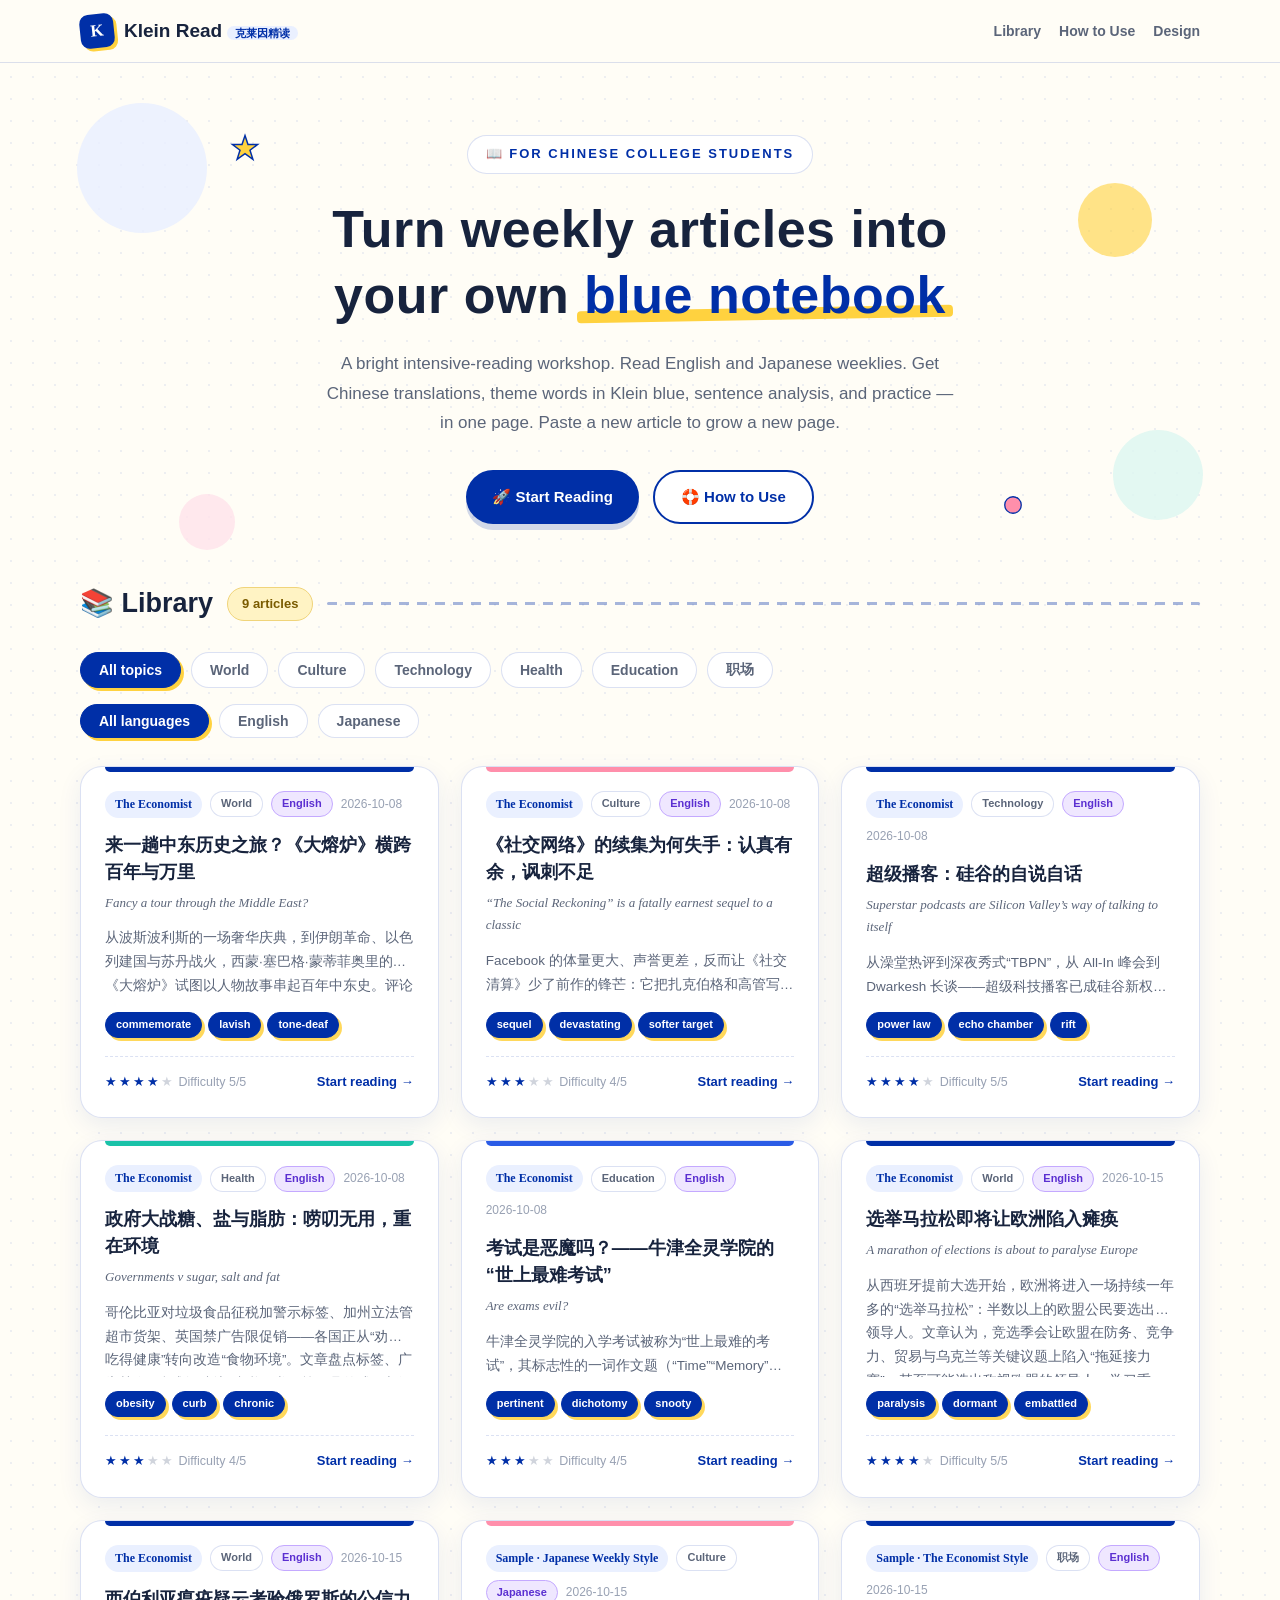
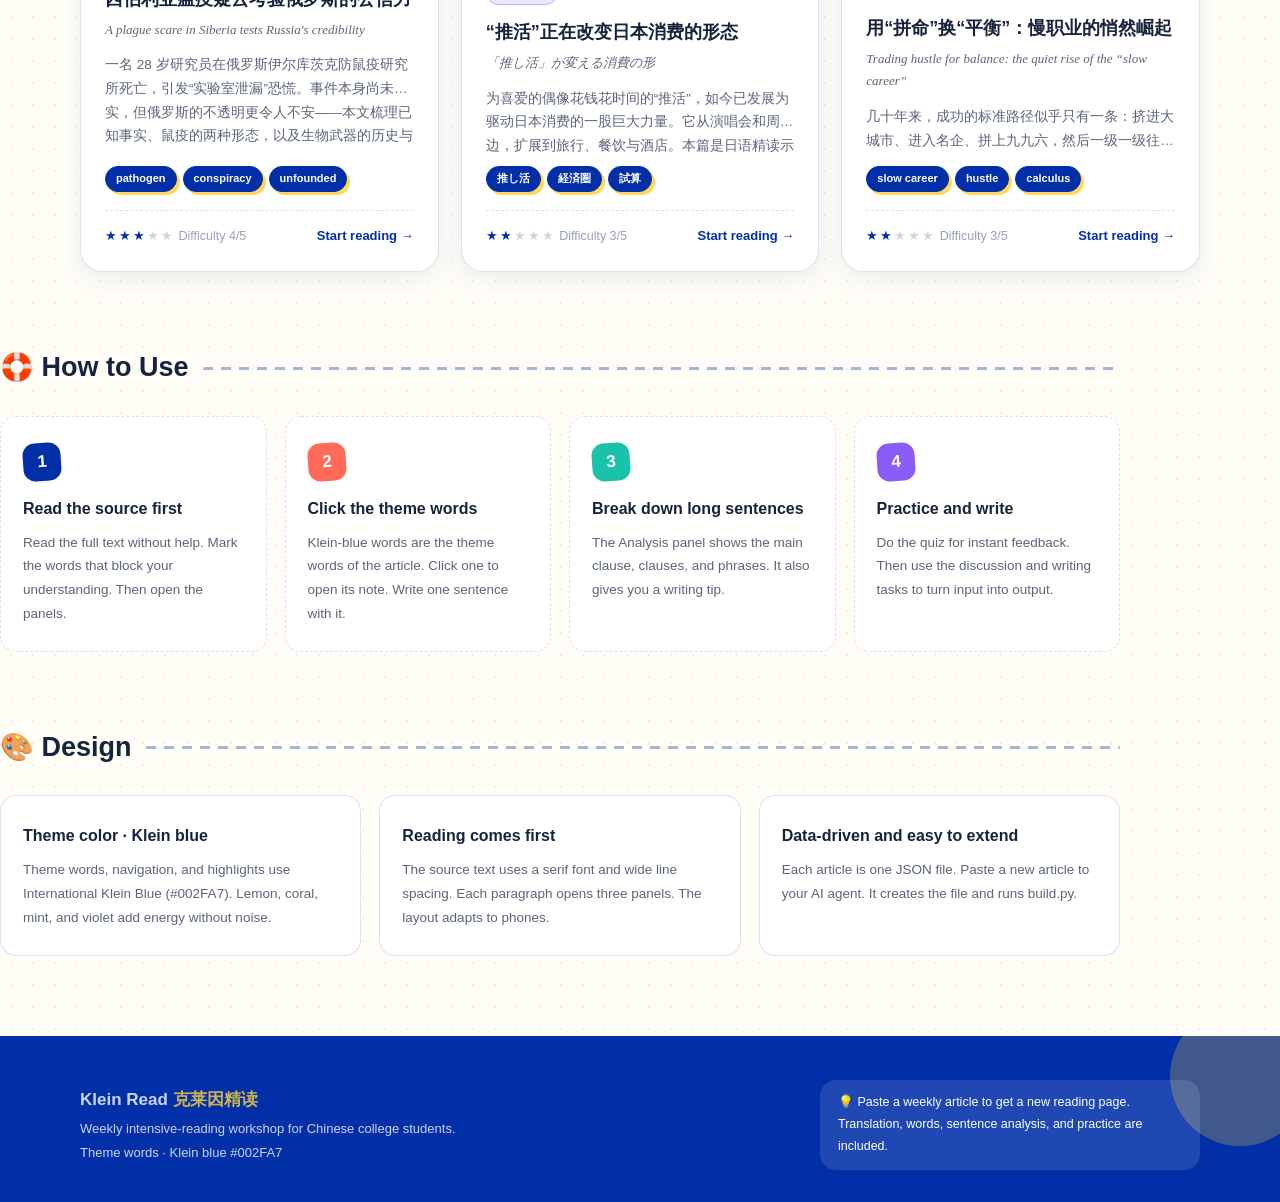
<file: index.html>
<!DOCTYPE html>
<html lang="en">
<head>
<meta charset="UTF-8">
<meta name="viewport" content="width=device-width, initial-scale=1.0">
<title>Klein Read · Weekly Intensive-Reading Workshop</title>
<meta name="description" content="Klein Read turns English and Japanese weekly articles into intensive-reading pages for Chinese college students.">
<link rel="icon" type="image/svg+xml" href="favicon.svg">
<link rel="stylesheet" href="css/style.css">
</head>
<body>
<div class="progress-bar"></div>

<header class="topbar">
  <div class="container topbar-inner">
    <a class="logo" href="index.html">
      <span class="logo-mark">K</span>
      <span>Klein Read <span class="logo-sub">克莱因精读</span></span>
    </a>
    <nav class="topnav">
      <a href="#library">Library</a>
      <a href="#howto">How to Use</a>
      <a href="#about">Design</a>
    </nav>
  </div>
</header>

<main>
  <!-- ============ Hero ============ -->
  <section class="hero">
    <div class="blob blob-1"></div>
    <div class="blob blob-2"></div>
    <div class="blob blob-3"></div>
    <div class="blob blob-4"></div>
    <svg class="deco-star" style="top:70px;left:18%" width="30" height="30" viewBox="0 0 24 24" fill="none">
      <path d="M12 2l2.4 7.2H22l-6 4.6 2.3 7.2-6.3-4.5-6.3 4.5L8 13.8 2 9.2h7.6z" fill="#FFD23F" stroke="#002FA7" stroke-width="1.2"/>
    </svg>
    <svg class="deco-star" style="bottom:64px;right:20%" width="22" height="22" viewBox="0 0 24 24" fill="none">
      <circle cx="12" cy="12" r="9" fill="#FF8FAB" stroke="#002FA7" stroke-width="1.4"/>
    </svg>
    <div class="container hero-inner">
      <span class="hero-kicker">📖 FOR CHINESE COLLEGE STUDENTS</span>
      <h1>Turn weekly articles into<br>your own <span class="hl">blue notebook</span></h1>
      <p class="hero-sub">A bright intensive-reading workshop. Read English and Japanese weeklies. Get Chinese translations, theme words in Klein blue, sentence analysis, and practice — in one page. Paste a new article to grow a new page.</p>
      <div class="hero-actions">
        <a class="btn btn-primary" href="articles/009-the-cauldron.html">🚀 Start Reading</a>
        <a class="btn btn-secondary" href="#howto">🛟 How to Use</a>
      </div>
    </div>
  </section>

  <!-- ============ Library ============ -->
  <section class="container" id="library">
    <div class="section-head">
      <h2>📚 Library</h2>
      <span class="chip chip-lemon">9 articles</span>
      <div class="line"></div>
    </div>
    <div class="filters"><button class="filter-chip active" data-topic="all">All topics</button><button class="filter-chip" data-topic="World">World</button><button class="filter-chip" data-topic="Culture">Culture</button><button class="filter-chip" data-topic="Technology">Technology</button><button class="filter-chip" data-topic="Health">Health</button><button class="filter-chip" data-topic="Education">Education</button><button class="filter-chip" data-topic="职场">职场</button></div>
    <div class="filters" style="margin-top:-12px"><button class="filter-chip active" data-source-lang="all">All languages</button><button class="filter-chip" data-source-lang="en">English</button><button class="filter-chip" data-source-lang="ja">Japanese</button></div>
    <div class="card-grid">
<a class="article-card" href="articles/009-the-cauldron.html" data-topic="World" data-source-lang="en">
  <span class="accent" style="background:#002FA7"></span>
  <div class="card-meta">
    <span class="card-source">The Economist</span>
    <span class="chip" style="font-size:11px;padding:2px 10px">World</span>
    <span class="chip chip-violet" style="font-size:11px;padding:2px 10px">English</span>
    <span class="card-date">2026-10-08</span>
  </div>
  <h3 lang="zh-CN">来一趟中东历史之旅？《大熔炉》横跨百年与万里</h3>
  <p class="card-title-en">Fancy a tour through the Middle East?</p>
  <p class="card-desc" lang="zh-CN">从波斯波利斯的一场奢华庆典，到伊朗革命、以色列建国与苏丹战火，西蒙·塞巴格·蒙蒂菲奥里的《大熔炉》试图以人物故事串起百年中东史。评论既赞叹其横跨数千英里的广度，也指出取舍与平衡的难题。精读重点：tone-deaf、breathtaking、through the prism of、ascribe 等表达。</p>
  <div style="display:flex;gap:6px;flex-wrap:wrap;margin:14px 0 0"><span class="chip chip-theme" style="font-size:11px;padding:2px 10px">commemorate</span> <span class="chip chip-theme" style="font-size:11px;padding:2px 10px">lavish</span> <span class="chip chip-theme" style="font-size:11px;padding:2px 10px">tone-deaf</span></div>
  <div class="card-foot">
    <span><span class="stars">★★★★<span class="off">★</span></span> Difficulty 5/5</span>
    <span class="card-go">Start reading →</span>
  </div>
</a>

<a class="article-card" href="articles/008-social-reckoning.html" data-topic="Culture" data-source-lang="en">
  <span class="accent" style="background:#FF8FAB"></span>
  <div class="card-meta">
    <span class="card-source">The Economist</span>
    <span class="chip" style="font-size:11px;padding:2px 10px">Culture</span>
    <span class="chip chip-violet" style="font-size:11px;padding:2px 10px">English</span>
    <span class="card-date">2026-10-08</span>
  </div>
  <h3 lang="zh-CN">《社交网络》的续集为何失手：认真有余，讽刺不足</h3>
  <p class="card-title-en">“The Social Reckoning” is a fatally earnest sequel to a classic</p>
  <p class="card-desc" lang="zh-CN">Facebook 的体量更大、声誉更差，反而让《社交清算》少了前作的锋芒：它把扎克伯格和高管写成漫画反派，却把复杂的内容治理难题讲成正邪对决。本文比较新旧两部电影，拆解讽刺如何依赖距离、暧昧与克制。精读重点：softer target、exposé、arbiter of truth，以及让步对比和插入语。</p>
  <div style="display:flex;gap:6px;flex-wrap:wrap;margin:14px 0 0"><span class="chip chip-theme" style="font-size:11px;padding:2px 10px">sequel</span> <span class="chip chip-theme" style="font-size:11px;padding:2px 10px">devastating</span> <span class="chip chip-theme" style="font-size:11px;padding:2px 10px">softer target</span></div>
  <div class="card-foot">
    <span><span class="stars">★★★<span class="off">★</span><span class="off">★</span></span> Difficulty 4/5</span>
    <span class="card-go">Start reading →</span>
  </div>
</a>

<a class="article-card" href="articles/007-silicon-valley-podcasts.html" data-topic="Technology" data-source-lang="en">
  <span class="accent" style="background:#002FA7"></span>
  <div class="card-meta">
    <span class="card-source">The Economist</span>
    <span class="chip" style="font-size:11px;padding:2px 10px">Technology</span>
    <span class="chip chip-violet" style="font-size:11px;padding:2px 10px">English</span>
    <span class="card-date">2026-10-08</span>
  </div>
  <h3 lang="zh-CN">超级播客：硅谷的自说自话</h3>
  <p class="card-title-en">Superstar podcasts are Silicon Valley’s way of talking to itself</p>
  <p class="card-desc" lang="zh-CN">从澡堂热评到深夜秀式“TBPN”，从 All-In 峰会到 Dwarkesh 长谈——超级科技播客已成硅谷新权贵话筒。但文章指出：它们共享一种近乎近亲繁殖的圈内神秘感，是回音室，也是“单极文化”的推手；对圈外世界传递 AI 热情的努力并不奏效。学习重点：power law、watershed、echo chamber 等主题词，lap it up、sour grapes 等地道表达，以及 not only...so do 倒装等句式。</p>
  <div style="display:flex;gap:6px;flex-wrap:wrap;margin:14px 0 0"><span class="chip chip-theme" style="font-size:11px;padding:2px 10px">power law</span> <span class="chip chip-theme" style="font-size:11px;padding:2px 10px">echo chamber</span> <span class="chip chip-theme" style="font-size:11px;padding:2px 10px">rift</span></div>
  <div class="card-foot">
    <span><span class="stars">★★★★<span class="off">★</span></span> Difficulty 5/5</span>
    <span class="card-go">Start reading →</span>
  </div>
</a>

<a class="article-card" href="articles/006-governments-v-junk-food.html" data-topic="Health" data-source-lang="en">
  <span class="accent" style="background:#19C2A8"></span>
  <div class="card-meta">
    <span class="card-source">The Economist</span>
    <span class="chip" style="font-size:11px;padding:2px 10px">Health</span>
    <span class="chip chip-violet" style="font-size:11px;padding:2px 10px">English</span>
    <span class="card-date">2026-10-08</span>
  </div>
  <h3 lang="zh-CN">政府大战糖、盐与脂肪：唠叨无用，重在环境</h3>
  <p class="card-title-en">Governments v sugar, salt and fat</p>
  <p class="card-desc" lang="zh-CN">哥伦比亚对垃圾食品征税加警示标签、加州立法管超市货架、英国禁广告限促销——各国正从“劝你吃得健康”转向改造“食物环境”。文章盘点标签、广告禁令、规划限制与糖税四类政策工具的成效与漏洞（现烤糕点钻禁令空子），并给出“菠菜与糖果最低配比”等新思路。学习重点：cajole、exempt、disincentive 等高频词与 with great effect 等写作表达。</p>
  <div style="display:flex;gap:6px;flex-wrap:wrap;margin:14px 0 0"><span class="chip chip-theme" style="font-size:11px;padding:2px 10px">obesity</span> <span class="chip chip-theme" style="font-size:11px;padding:2px 10px">curb</span> <span class="chip chip-theme" style="font-size:11px;padding:2px 10px">chronic</span></div>
  <div class="card-foot">
    <span><span class="stars">★★★<span class="off">★</span><span class="off">★</span></span> Difficulty 4/5</span>
    <span class="card-go">Start reading →</span>
  </div>
</a>

<a class="article-card" href="articles/005-allsouls-exam.html" data-topic="Education" data-source-lang="en">
  <span class="accent" style="background:#2B5CE6"></span>
  <div class="card-meta">
    <span class="card-source">The Economist</span>
    <span class="chip" style="font-size:11px;padding:2px 10px">Education</span>
    <span class="chip chip-violet" style="font-size:11px;padding:2px 10px">English</span>
    <span class="card-date">2026-10-08</span>
  </div>
  <h3 lang="zh-CN">考试是恶魔吗？——牛津全灵学院的“世上最难考试”</h3>
  <p class="card-title-en">Are exams evil?</p>
  <p class="card-desc" lang="zh-CN">牛津全灵学院的入学考试被称为“世上最难的考试”，其标志性的一词作文题（“Time”“Memory”“Style”……）本身就像一部微型思想史。文章借历年考题的幽默双关，审视这场考试的神话、偏见与副作用：七年“无附加条件”的闲散，是恩赐还是诅咒？学习重点：dichotomy、recondite、formidable 等高阶词，以及 To do A is to do B、less a blessing than a curse 等写作金句。</p>
  <div style="display:flex;gap:6px;flex-wrap:wrap;margin:14px 0 0"><span class="chip chip-theme" style="font-size:11px;padding:2px 10px">pertinent</span> <span class="chip chip-theme" style="font-size:11px;padding:2px 10px">dichotomy</span> <span class="chip chip-theme" style="font-size:11px;padding:2px 10px">snooty</span></div>
  <div class="card-foot">
    <span><span class="stars">★★★<span class="off">★</span><span class="off">★</span></span> Difficulty 4/5</span>
    <span class="card-go">Start reading →</span>
  </div>
</a>

<a class="article-card" href="articles/004-europe-election-paralysis.html" data-topic="World" data-source-lang="en">
  <span class="accent" style="background:#002FA7"></span>
  <div class="card-meta">
    <span class="card-source">The Economist</span>
    <span class="chip" style="font-size:11px;padding:2px 10px">World</span>
    <span class="chip chip-violet" style="font-size:11px;padding:2px 10px">English</span>
    <span class="card-date">2026-10-15</span>
  </div>
  <h3 lang="zh-CN">选举马拉松即将让欧洲陷入瘫痪</h3>
  <p class="card-title-en">A marathon of elections is about to paralyse Europe</p>
  <p class="card-desc" lang="zh-CN">从西班牙提前大选开始，欧洲将进入一场持续一年多的“选举马拉松”：半数以上的欧盟公民要选出新领导人。文章认为，竞选季会让欧盟在防务、竞争力、贸易与乌克兰等关键议题上陷入“拖延接力赛”，甚至可能选出敌视欧盟的领导人。学习重点：the starting gun has been fired、put the pinch on、turn the tables 等地道表达，以及多层从句的“剥洋葱”读法。</p>
  <div style="display:flex;gap:6px;flex-wrap:wrap;margin:14px 0 0"><span class="chip chip-theme" style="font-size:11px;padding:2px 10px">paralysis</span> <span class="chip chip-theme" style="font-size:11px;padding:2px 10px">dormant</span> <span class="chip chip-theme" style="font-size:11px;padding:2px 10px">embattled</span></div>
  <div class="card-foot">
    <span><span class="stars">★★★★<span class="off">★</span></span> Difficulty 5/5</span>
    <span class="card-go">Start reading →</span>
  </div>
</a>

<a class="article-card" href="articles/003-siberia-plague-scare.html" data-topic="World" data-source-lang="en">
  <span class="accent" style="background:#002FA7"></span>
  <div class="card-meta">
    <span class="card-source">The Economist</span>
    <span class="chip" style="font-size:11px;padding:2px 10px">World</span>
    <span class="chip chip-violet" style="font-size:11px;padding:2px 10px">English</span>
    <span class="card-date">2026-10-15</span>
  </div>
  <h3 lang="zh-CN">西伯利亚瘟疫疑云考验俄罗斯的公信力</h3>
  <p class="card-title-en">A plague scare in Siberia tests Russia&#x27;s credibility</p>
  <p class="card-desc" lang="zh-CN">一名 28 岁研究员在俄罗斯伊尔库茨克防鼠疫研究所死亡，引发“实验室泄漏”恐慌。事件本身尚未证实，但俄罗斯的不透明更令人不安——本文梳理已知事实、鼠疫的两种形态，以及生物武器的历史与现实。学习重点：pathogen、unfounded、transmissibility 等高频词，以及 the questions outnumber the answers、take sb at their word 等写作金句。</p>
  <div style="display:flex;gap:6px;flex-wrap:wrap;margin:14px 0 0"><span class="chip chip-theme" style="font-size:11px;padding:2px 10px">pathogen</span> <span class="chip chip-theme" style="font-size:11px;padding:2px 10px">conspiracy</span> <span class="chip chip-theme" style="font-size:11px;padding:2px 10px">unfounded</span></div>
  <div class="card-foot">
    <span><span class="stars">★★★<span class="off">★</span><span class="off">★</span></span> Difficulty 4/5</span>
    <span class="card-go">Start reading →</span>
  </div>
</a>

<a class="article-card" href="articles/002-oshi-katsu.html" data-topic="Culture" data-source-lang="ja">
  <span class="accent" style="background:#FF8FAB"></span>
  <div class="card-meta">
    <span class="card-source">Sample · Japanese Weekly Style</span>
    <span class="chip" style="font-size:11px;padding:2px 10px">Culture</span>
    <span class="chip chip-violet" style="font-size:11px;padding:2px 10px">Japanese</span>
    <span class="card-date">2026-10-15</span>
  </div>
  <h3 lang="zh-CN">“推活”正在改变日本消费的形态</h3>
  <p class="card-title-en">「推し活」が変える消費の形</p>
  <p class="card-desc" lang="zh-CN">为喜爱的偶像花钱花时间的“推活”，如今已发展为驱动日本消费的一股巨大力量。它从演唱会和周边，扩展到旅行、餐饮与酒店。本篇是日语精读示例：学习「〜にとどまらず」「〜からである」「〜に頼らず」等句式，以及「経済圏」「課金」等话题词。适合日语专业与二外日语学习者。</p>
  <div style="display:flex;gap:6px;flex-wrap:wrap;margin:14px 0 0"><span class="chip chip-theme" style="font-size:11px;padding:2px 10px">推し活</span> <span class="chip chip-theme" style="font-size:11px;padding:2px 10px">経済圏</span> <span class="chip chip-theme" style="font-size:11px;padding:2px 10px">試算</span></div>
  <div class="card-foot">
    <span><span class="stars">★★<span class="off">★</span><span class="off">★</span><span class="off">★</span></span> Difficulty 3/5</span>
    <span class="card-go">Start reading →</span>
  </div>
</a>

<a class="article-card" href="articles/001-slow-career.html" data-topic="职场" data-source-lang="en">
  <span class="accent" style="background:#002FA7"></span>
  <div class="card-meta">
    <span class="card-source">Sample · The Economist Style</span>
    <span class="chip" style="font-size:11px;padding:2px 10px">职场</span>
    <span class="chip chip-violet" style="font-size:11px;padding:2px 10px">English</span>
    <span class="card-date">2026-10-15</span>
  </div>
  <h3 lang="zh-CN">用“拼命”换“平衡”：慢职业的悄然崛起</h3>
  <p class="card-title-en">Trading hustle for balance: the quiet rise of the “slow career”</p>
  <p class="card-desc" lang="zh-CN">几十年来，成功的标准路径似乎只有一条：挤进大城市、进入名企、拼上九九六，然后一级一级往上爬。但越来越多的年轻毕业生正在悄悄走下这架梯子——他们选择更短的工时、更小的城市，以及给生活留出空间的工作。社会学家称之为“慢职业”（slow career）。本文学习除了职场高频词，还能掌握 trade A for B、crowd out、take note 等地道表达，适合四六级与考研写作迁移。</p>
  <div style="display:flex;gap:6px;flex-wrap:wrap;margin:14px 0 0"><span class="chip chip-theme" style="font-size:11px;padding:2px 10px">slow career</span> <span class="chip chip-theme" style="font-size:11px;padding:2px 10px">hustle</span> <span class="chip chip-theme" style="font-size:11px;padding:2px 10px">calculus</span></div>
  <div class="card-foot">
    <span><span class="stars">★★<span class="off">★</span><span class="off">★</span><span class="off">★</span></span> Difficulty 3/5</span>
    <span class="card-go">Start reading →</span>
  </div>
</a></div>
  </section>

  <!-- ============ How to use ============ -->
  <section class="container howto" id="howto">
    <div class="section-head">
      <h2>🛟 How to Use</h2>
      <div class="line"></div>
    </div>
    <div class="howto-grid">
      <div class="howto-item">
        <div class="howto-num" style="background:var(--klein)">1</div>
        <h4>Read the source first</h4>
        <p>Read the full text without help. Mark the words that block your understanding. Then open the panels.</p>
      </div>
      <div class="howto-item">
        <div class="howto-num" style="background:var(--coral)">2</div>
        <h4>Click the theme words</h4>
        <p>Klein-blue words are the theme words of the article. Click one to open its note. Write one sentence with it.</p>
      </div>
      <div class="howto-item">
        <div class="howto-num" style="background:var(--mint)">3</div>
        <h4>Break down long sentences</h4>
        <p>The Analysis panel shows the main clause, clauses, and phrases. It also gives you a writing tip.</p>
      </div>
      <div class="howto-item">
        <div class="howto-num" style="background:var(--violet)">4</div>
        <h4>Practice and write</h4>
        <p>Do the quiz for instant feedback. Then use the discussion and writing tasks to turn input into output.</p>
      </div>
    </div>
  </section>

  <!-- ============ About the design ============ -->
  <section class="container howto" id="about" style="margin-top:0">
    <div class="section-head">
      <h2>🎨 Design</h2>
      <div class="line"></div>
    </div>
    <div class="howto-grid">
      <div class="howto-item" style="border-style:solid">
        <h4>Theme color · Klein blue</h4>
        <p>Theme words, navigation, and highlights use International Klein Blue (#002FA7). Lemon, coral, mint, and violet add energy without noise.</p>
      </div>
      <div class="howto-item" style="border-style:solid">
        <h4>Reading comes first</h4>
        <p>The source text uses a serif font and wide line spacing. Each paragraph opens three panels. The layout adapts to phones.</p>
      </div>
      <div class="howto-item" style="border-style:solid">
        <h4>Data-driven and easy to extend</h4>
        <p>Each article is one JSON file. Paste a new article to your AI agent. It creates the file and runs build.py.</p>
      </div>
    </div>
  </section>
</main>

<footer class="footer">
  <div class="container footer-inner">
    <div>
      <p class="brand">Klein Read <span>克莱因精读</span></p>
      <p>Weekly intensive-reading workshop for Chinese college students.<br>Theme words · Klein blue #002FA7</p>
    </div>
    <div class="tip">💡 Paste a weekly article to get a new reading page. Translation, words, sentence analysis, and practice are included.</div>
  </div>
</footer>

<script src="js/app.js"></script>
</body>
</html>
</file>
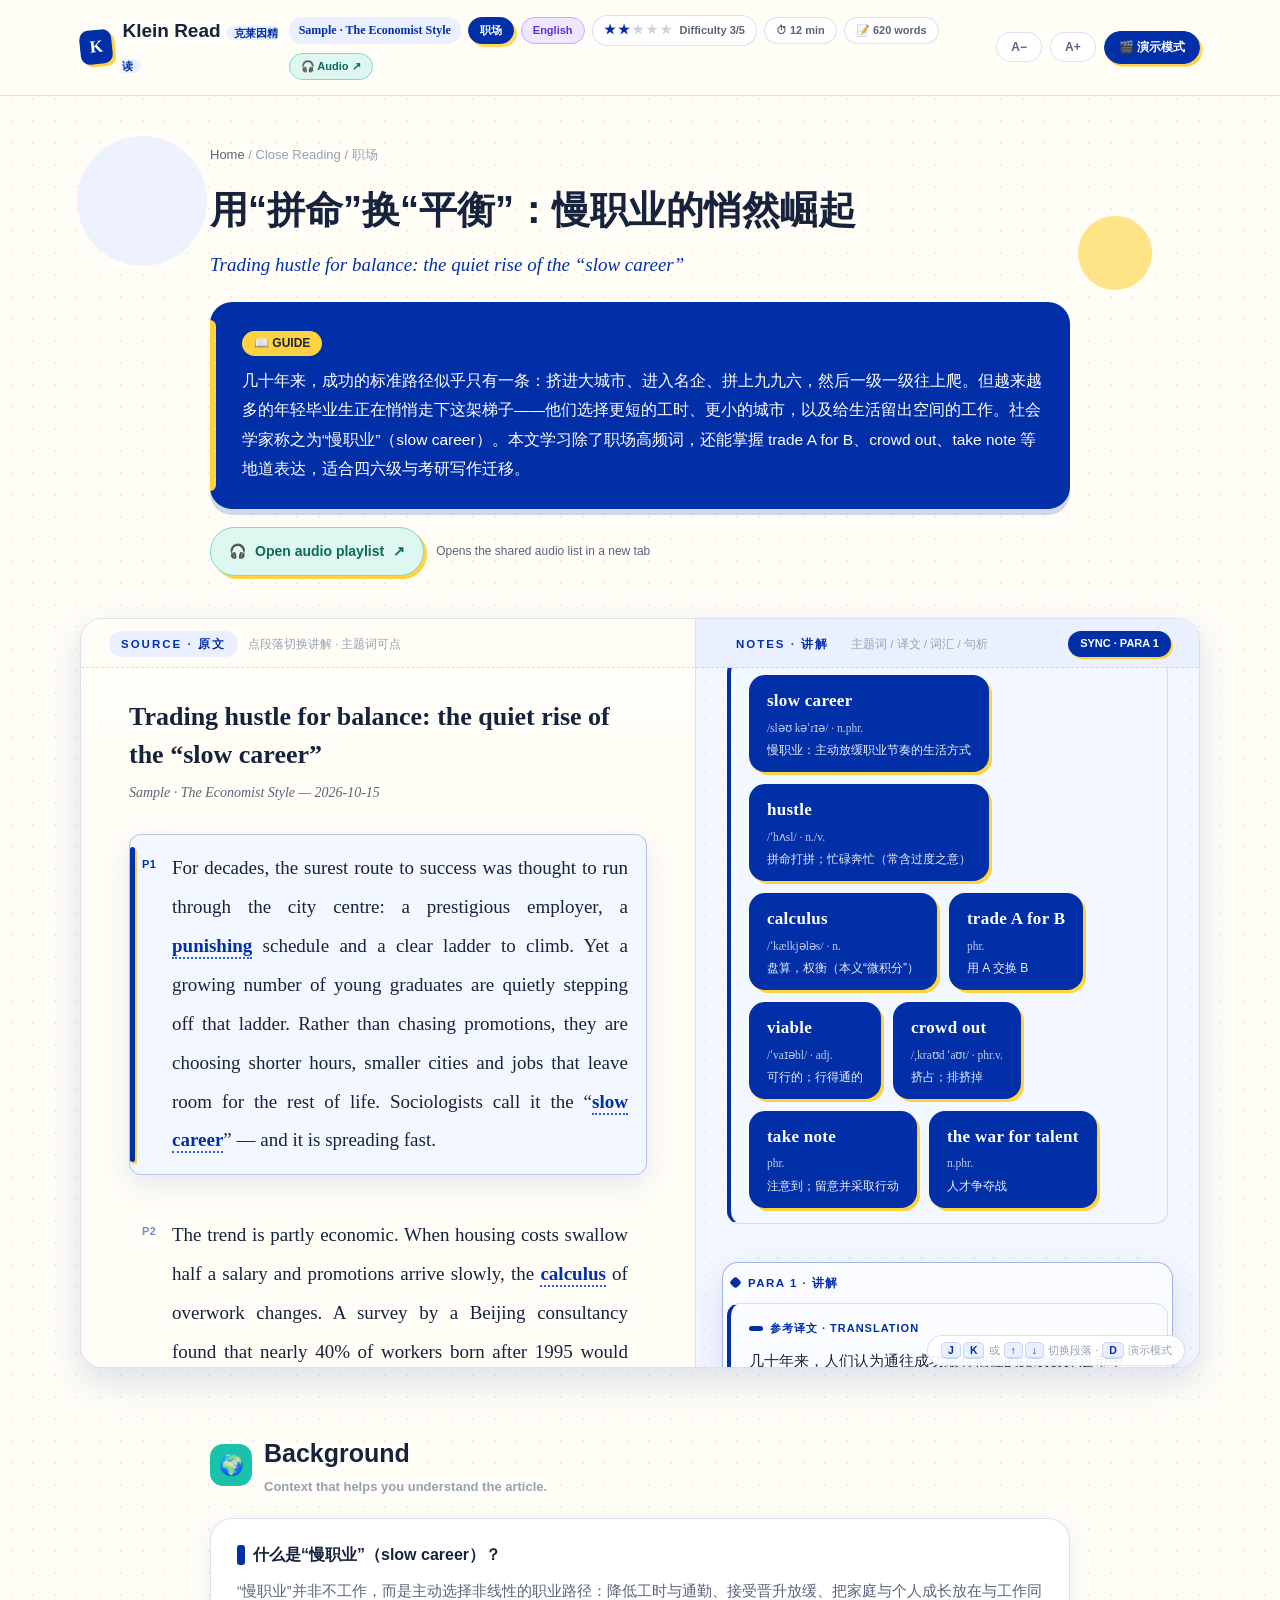
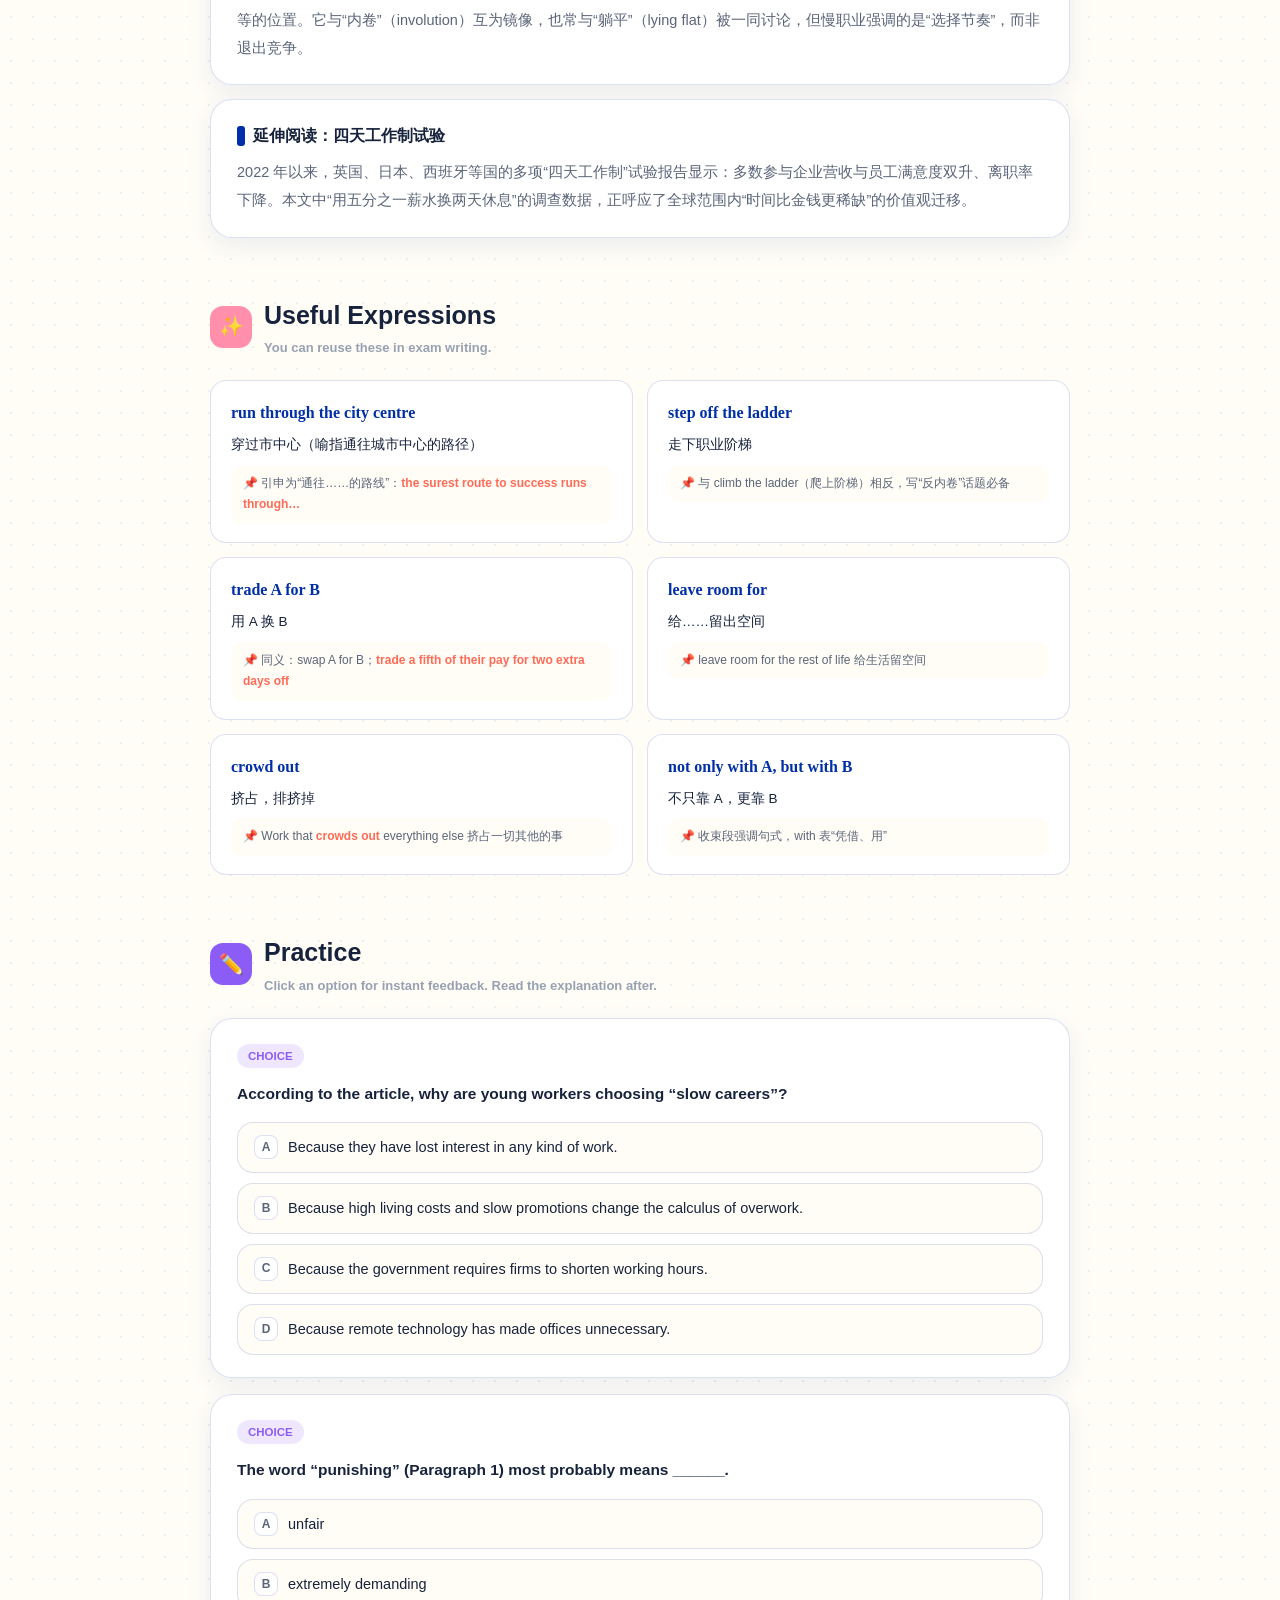
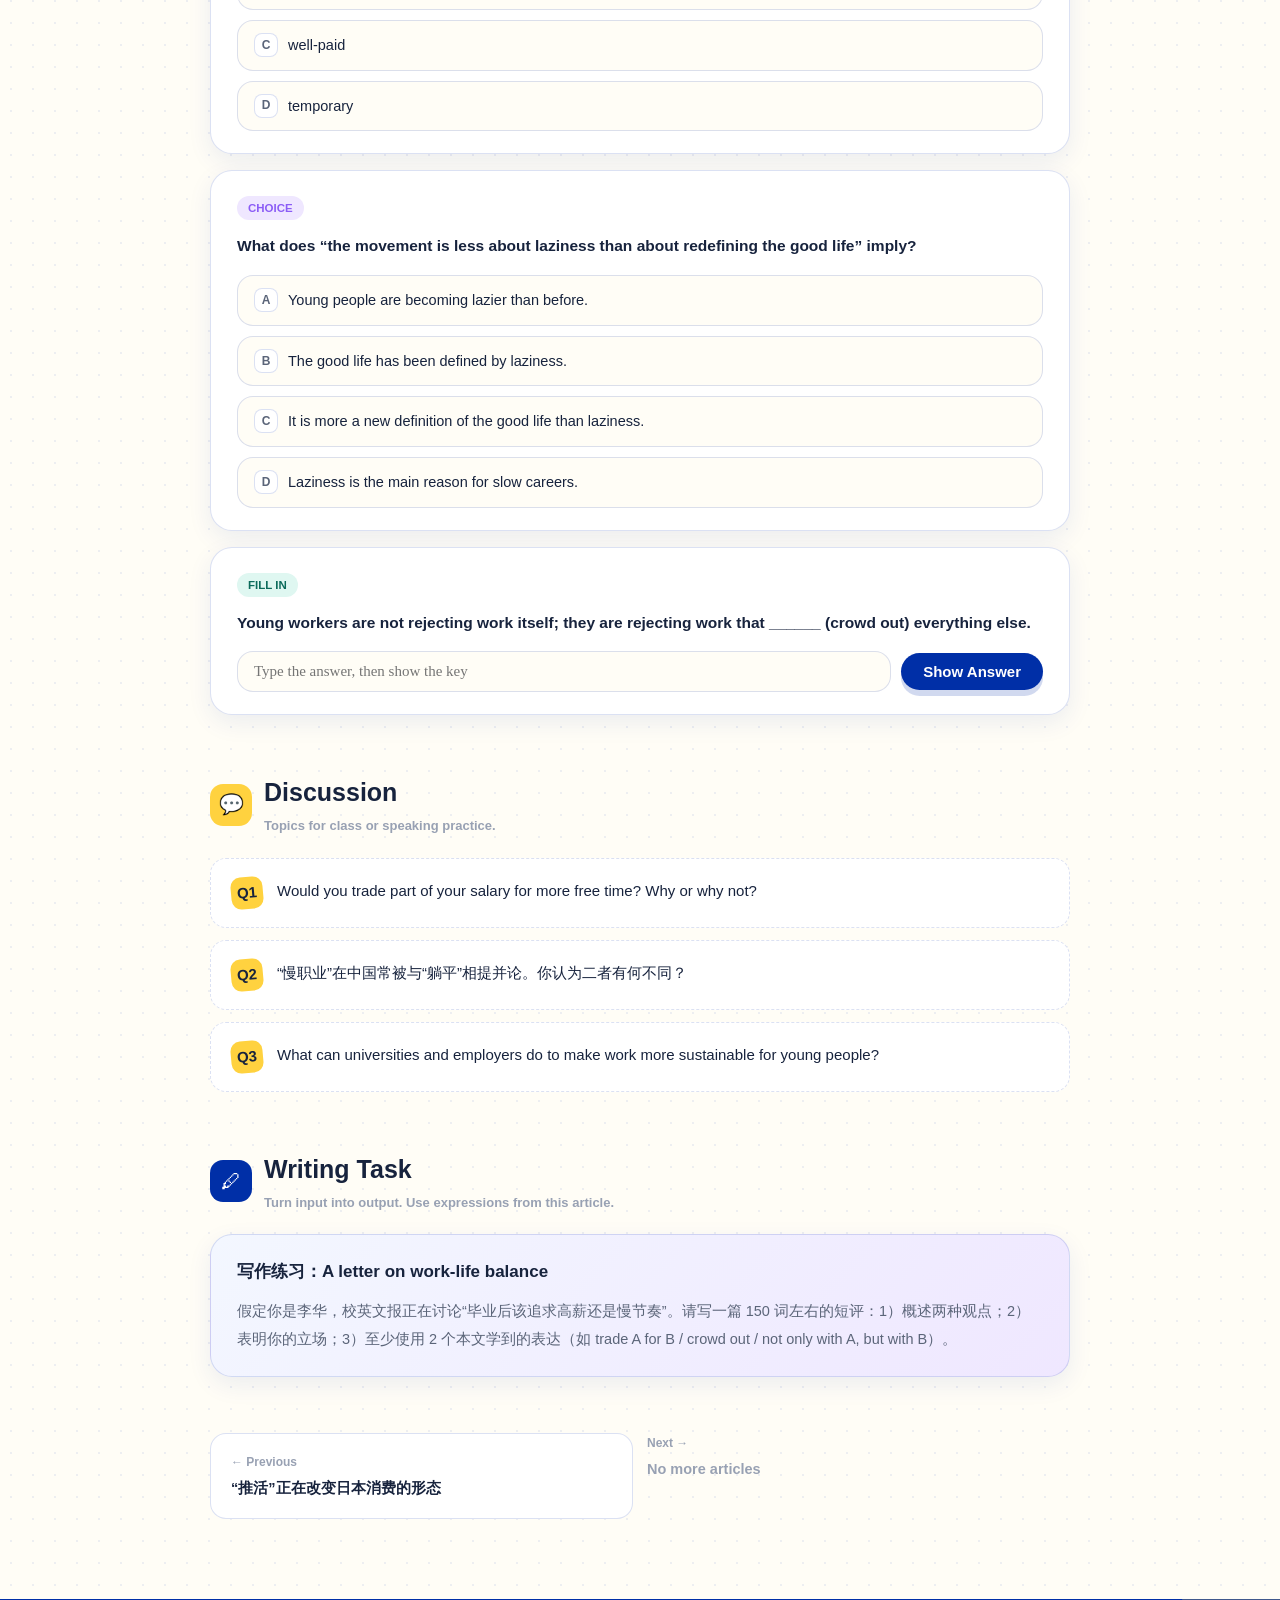
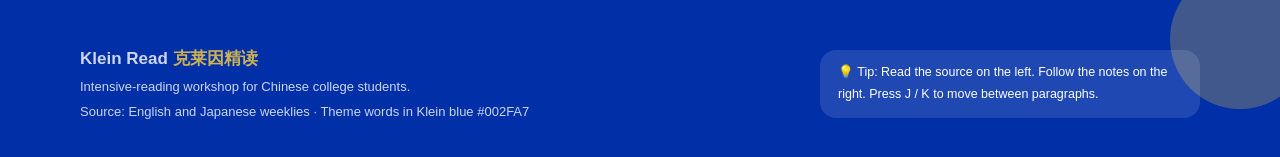
<file: articles/001-slow-career.html>
<!DOCTYPE html>
<html lang="en">
<head>
<meta charset="UTF-8">
<meta name="viewport" content="width=device-width, initial-scale=1.0">
<title>用“拼命”换“平衡”：慢职业的悄然崛起 · Klein Read</title>
<meta name="description" content="Klein Read intensive-reading page: 用“拼命”换“平衡”：慢职业的悄然崛起">
<link rel="icon" type="image/svg+xml" href="../favicon.svg">
<link rel="stylesheet" href="../css/style.css">
</head>
<body>
<div class="progress-bar"></div>

<header class="topbar">
  <div class="container topbar-inner">
    <a class="logo" href="../index.html">
      <span class="logo-mark">K</span>
      <span>Klein Read <span class="logo-sub">克莱因精读</span></span>
    </a>
    <div class="top-meta">
      <span class="card-source">Sample · The Economist Style</span>
      <span class="chip chip-theme" style="font-size:11px;padding:3px 11px">职场</span>
      <span class="chip chip-violet" style="font-size:11px;padding:3px 11px">English</span>
      <span class="chip" style="font-size:11px;padding:3px 11px"><span class="stars">★★<span class="off">★</span><span class="off">★</span><span class="off">★</span></span> Difficulty 3/5</span>
      <span class="chip" style="font-size:11px;padding:3px 11px">⏱ 12 min</span>
      <span class="chip" style="font-size:11px;padding:3px 11px">📝 620 words</span><a class="chip audio-chip" href="https://monkfishare.gitlab.io/econaudio/" target="_blank" rel="noopener noreferrer" title="Opens the shared audio list in a new tab" aria-label="Open the shared audio list in a new tab">🎧 Audio ↗</a>
    </div>
    <div class="top-tools">
      <button class="tool" id="fontMinus" title="Decrease source font size">A−</button>
      <button class="tool" id="fontPlus" title="Increase source font size">A+</button>
      <button class="tool primary" id="demoToggle" title="Demo mode for screen recording (D)">🎬 演示模式</button>
    </div>
  </div>
</header>

<main>
  <!-- ============ Article header ============ -->
  <section class="article-hero">
    <div class="blob blob-1"></div>
    <div class="blob blob-2"></div>
    <div class="container-narrow" style="position:relative;z-index:2">
      <p class="breadcrumb"><a href="../index.html">Home</a> / Close Reading / 职场</p>
      <h1 lang="zh-CN">用“拼命”换“平衡”：慢职业的悄然崛起</h1>
      <p class="title-en" lang="en">Trading hustle for balance: the quiet rise of the “slow career”</p>
      <div class="lead-card">
        <span class="lead-label">📖 GUIDE</span>
        <p lang="zh-CN">几十年来，成功的标准路径似乎只有一条：挤进大城市、进入名企、拼上九九六，然后一级一级往上爬。但越来越多的年轻毕业生正在悄悄走下这架梯子——他们选择更短的工时、更小的城市，以及给生活留出空间的工作。社会学家称之为“慢职业”（slow career）。本文学习除了职场高频词，还能掌握 trade A for B、crowd out、take note 等地道表达，适合四六级与考研写作迁移。</p>
      </div><div class="article-audio"><a class="audio-cta-link" href="https://monkfishare.gitlab.io/econaudio/" target="_blank" rel="noopener noreferrer" aria-label="Open the shared audio list in a new tab"><span aria-hidden="true">🎧</span><span>Open audio playlist</span><span class="audio-arrow" aria-hidden="true">↗</span></a><span class="audio-open-note">Opens the shared audio list in a new tab</span></div>
    </div>
  </section>

  <!-- ============ Split view: source | notes ============ -->
  <div class="container">
    <section class="split-window" id="splitWindow">

      <!-- Left pane: source text -->
      <div class="pane-left" id="paneLeft">
        <div class="pane-head">
          <span class="label">SOURCE · 原文</span>
          <span class="hint">点段落切换讲解 · 主题词可点</span>
        </div>
        <div class="source-text">
          <h2 class="src-title" lang="en">Trading hustle for balance: the quiet rise of the “slow career”</h2>
          <p class="src-sub">Sample · The Economist Style — 2026-10-15</p>
          <p class="src-para" id="sp1" data-para="1" lang="en"><span class="para-no">P1</span> For decades, the surest route to success was thought to run through the city centre: a prestigious employer, a <span class="tword" data-word="punishing">punishing</span> schedule and a clear ladder to climb. Yet a growing number of young graduates are quietly stepping off that ladder. Rather than chasing promotions, they are choosing shorter hours, smaller cities and jobs that leave room for the rest of life. Sociologists call it the “<span class="tword" data-word="slow career">slow career</span>” — and it is spreading fast.</p>
<p class="src-para" id="sp2" data-para="2" lang="en"><span class="para-no">P2</span> The trend is partly economic. When housing costs swallow half a salary and promotions arrive slowly, the <span class="tword" data-word="calculus">calculus</span> of overwork changes. A survey by a Beijing consultancy found that nearly 40% of workers born after 1995 would <span class="tword" data-word="trade A for B">trade a fifth of their pay for</span> two extra days off each week. Money still matters, but so does the feeling that one’s time is one’s own.</p>
<p class="src-para" id="sp3" data-para="3" lang="en"><span class="para-no">P3</span> Technology has helped. Remote work has <span class="tword" data-word="loosen">loosened</span> the link between where people live and where they earn, allowing graduates to swap Shanghai rents for Chengdu comfort without leaving the payroll. Digital platforms also make side projects <span class="tword" data-word="viable">viable</span>: a part-time illustrator or online tutor can stitch together a modest living without a single office day.</p>
<p class="src-para" id="sp4" data-para="4" lang="en"><span class="para-no">P4</span> Critics warn that slow careers are a luxury the ambitious cannot afford — and a trap for women, who still do most of the care work at home. There is truth in this. Yet the movement is less about laziness than about redefining the good life. Young workers are not rejecting work itself; they are rejecting work that <span class="tword" data-word="crowd out">crowds out</span> everything else.</p>
<p class="src-para" id="sp5" data-para="5" lang="en"><span class="para-no">P5</span> Employers are <span class="tword" data-word="take note">taking note</span>. Several large tech firms in China now offer “growth tracks” that pause rather than punish career breaks, while smaller cities compete for talent with housing subsidies and lighter commutes. The message is clear: the <span class="tword" data-word="the war for talent">war for talent</span> will be won not only with pay, but with time. The generation that grew up being told to run faster is learning, at last, to choose its own pace.</p>
        </div>
      </div>

      <!-- Right pane: study notes -->
      <div class="pane-right" id="paneRight">
        <div class="pane-head">
          <span class="label">NOTES · 讲解</span>
          <span class="hint">主题词 / 译文 / 词汇 / 句析</span>
          <span class="sync-pill" id="syncPill">SYNC · PARA 1</span>
        </div>
        <div class="notes-stream">
          <div class="note-group theme-group">
            <div class="ng-head">THEME WORDS · 主题词</div>
            <div class="note-card nc-theme">
              <div class="theme-words"><div class="theme-word-card"><span class="w">slow career</span><span class="ph">/sləʊ kəˈrɪə/ · n.phr.</span><span class="m">慢职业：主动放缓职业节奏的生活方式</span></div>
<div class="theme-word-card"><span class="w">hustle</span><span class="ph">/ˈhʌsl/ · n./v.</span><span class="m">拼命打拼；忙碌奔忙（常含过度之意）</span></div>
<div class="theme-word-card"><span class="w">calculus</span><span class="ph">/ˈkælkjələs/ · n.</span><span class="m">盘算，权衡（本义“微积分”）</span></div>
<div class="theme-word-card"><span class="w">trade A for B</span><span class="ph">phr.</span><span class="m">用 A 交换 B</span></div>
<div class="theme-word-card"><span class="w">viable</span><span class="ph">/ˈvaɪəbl/ · adj.</span><span class="m">可行的；行得通的</span></div>
<div class="theme-word-card"><span class="w">crowd out</span><span class="ph">/ˌkraʊd ˈaʊt/ · phr.v.</span><span class="m">挤占；排挤掉</span></div>
<div class="theme-word-card"><span class="w">take note</span><span class="ph">phr.</span><span class="m">注意到；留意并采取行动</span></div>
<div class="theme-word-card"><span class="w">the war for talent</span><span class="ph">n.phr.</span><span class="m">人才争夺战</span></div></div>
            </div>
          </div>
          <div class="note-group" id="ng1" data-para="1"><div class="ng-head">PARA 1 · 讲解</div><div class="note-card nc-tr"><div class="nc-title">参考译文 · TRANSLATION</div><p class="tr-text" lang="zh-CN">几十年来，人们认为通往成功最有把握的路线要穿过市中心：进入名企、接受高强度的排班、沿着清晰的阶梯往上爬。然而，越来越多的年轻毕业生正悄悄走下这架梯子。他们不再追逐晋升，而是选择更短的工时、更小的城市，以及能给生活其余部分留出空间的工作。社会学家称之为“慢职业”——而且它正迅速蔓延。</p></div><div class="note-card nc-words"><div class="nc-title">本段词汇 · WORDS</div><div class="w-item"><span class="w">prestigious</span><span class="pos">adj.</span><span class="m">有声望的，享有盛名的</span></div><div class="w-note">💡 常修饰 employer / university / award</div><div class="w-item"><span class="w">punishing</span><span class="pos">adj.</span><span class="m">强度极大的，令人吃不消的</span></div><div class="w-note">💡 本义“惩罚性的”，a punishing schedule 即“高强度排班”</div><div class="w-item"><span class="w">ladder</span><span class="pos">n.</span><span class="m">阶梯（喻指晋升体系）</span></div><div class="w-note">💡 career ladder 职业阶梯；climb the ladder 逐步晋升</div><div class="w-item"><span class="w">promotion</span><span class="pos">n.</span><span class="m">晋升，升职</span></div><div class="w-note">💡 注意重音 /prəˈməʊʃn/；动词 promote</div><div class="w-item"><span class="w">slow career</span><span class="pos">n.phr.</span><span class="m">慢职业：主动放缓职业节奏</span></div><div class="w-note">💡 全文核心概念，也可作定语：the slow-career movement</div></div><div class="note-card nc-analysis"><div class="nc-title">长难句解析 · ANALYSIS</div><p class="sent-quote">Rather than chasing promotions, they are choosing shorter hours, smaller cities and jobs that leave room for the rest of life.</p><div class="struct-line"><span class="struct-tag t-main">主句</span><span class="struct-text">they are choosing shorter hours, smaller cities and jobs（三个并列宾语）</span></div><div class="struct-line"><span class="struct-tag t-phrase">状语</span><span class="struct-text">Rather than chasing promotions —— rather than + doing 表示“而不是……”，置于句首加强对比</span></div><div class="struct-line"><span class="struct-tag t-clause">定语从句</span><span class="struct-text">that leave room for the rest of life —— 修饰 jobs，其中 leave room for 意为“给……留出空间”</span></div><div class="struct-line"><span class="struct-tag t-tip">考点</span><span class="struct-text">写作迁移：先摆出旧观念（rather than…），再给新选择，对比结构清晰，适合议论文开头段。</span></div></div></div>
<div class="note-group" id="ng2" data-para="2"><div class="ng-head">PARA 2 · 讲解</div><div class="note-card nc-tr"><div class="nc-title">参考译文 · TRANSLATION</div><p class="tr-text" lang="zh-CN">这一趋势部分源于经济因素。当房价吞掉一半工资、晋升又姗姗来迟时，人们对“加班是否值得”的盘算就变了。北京一家咨询公司的调查发现，近 40% 的 95 后员工愿意用五分之一的薪水换取每周多两天休息。钱当然重要，但“时间属于自己”的感觉同样重要。</p></div><div class="note-card nc-words"><div class="nc-title">本段词汇 · WORDS</div><div class="w-item"><span class="w">swallow</span><span class="pos">v.</span><span class="m">吞掉，耗尽（金钱、时间）</span></div><div class="w-note">💡 生动用法：Rent swallows up most of my income.</div><div class="w-item"><span class="w">calculus</span><span class="pos">n.</span><span class="m">权衡，盘算</span></div><div class="w-note">💡 本义“微积分”；the calculus of… 即“对……的利害权衡”</div><div class="w-item"><span class="w">overwork</span><span class="pos">n./v.</span><span class="m">过度工作，加班</span></div><div class="w-note">💡 不可数名词时常不加冠词</div><div class="w-item"><span class="w">consultancy</span><span class="pos">n.</span><span class="m">咨询公司</span></div><div class="w-note">💡 consultant 咨询顾问</div><div class="w-item"><span class="w">trade A for B</span><span class="pos">phr.</span><span class="m">用 A 交换 B</span></div><div class="w-note">💡 trade a fifth of their pay for two extra days off；同义 swap A for B</div></div><div class="note-card nc-analysis"><div class="nc-title">长难句解析 · ANALYSIS</div><p class="sent-quote">Money still matters, but so does the feeling that one’s time is one’s own.</p><div class="struct-line"><span class="struct-tag t-main">主句</span><span class="struct-text">Money still matters（钱仍然重要）</span></div><div class="struct-line"><span class="struct-tag t-clause">倒装</span><span class="struct-text">but so does the feeling —— “so + 助动词 + 主语”表示“……也一样”，避免重复 matters</span></div><div class="struct-line"><span class="struct-tag t-clause">同位语从句</span><span class="struct-text">that one’s time is one’s own —— 解释 the feeling 的具体内容</span></div><div class="struct-line"><span class="struct-tag t-tip">考点</span><span class="struct-text">“so does / so is + 名词”是考研英语写作高频倒装句式，用来并列强调第二个论点。</span></div></div></div>
<div class="note-group" id="ng3" data-para="3"><div class="ng-head">PARA 3 · 讲解</div><div class="note-card nc-tr"><div class="nc-title">参考译文 · TRANSLATION</div><p class="tr-text" lang="zh-CN">技术起到了助推作用。远程办公弱化了“住在哪里”和“在哪里挣钱”之间的绑定，让毕业生们不必离职，就能用上海的房租换来成都的舒适。数字平台也让副业变得可行：一名兼职插画师或线上家教，一天办公室都不用去，也能拼凑出一份体面的生计。</p></div><div class="note-card nc-words"><div class="nc-title">本段词汇 · WORDS</div><div class="w-item"><span class="w">loosen</span><span class="pos">v.</span><span class="m">放松，弱化（联系）</span></div><div class="w-note">💡 反义 tighten；the link between A and B</div><div class="w-item"><span class="w">swap</span><span class="pos">v.</span><span class="m">交换，换掉</span></div><div class="w-note">💡 swap A for B：用 A 换 B，与 trade 用法相近</div><div class="w-item"><span class="w">payroll</span><span class="pos">n.</span><span class="m">工资表；在职名册</span></div><div class="w-note">💡 on the payroll 即“在编、在职”</div><div class="w-item"><span class="w">stitch together</span><span class="pos">phr.v.</span><span class="m">拼凑，凑合而成</span></div><div class="w-note">💡 字面“缝合”；stitch together a living 凑一份生计</div><div class="w-item"><span class="w">viable</span><span class="pos">adj.</span><span class="m">可行的，行得通的</span></div><div class="w-note">💡 make sth viable 使……变得可行；名词 viability</div></div><div class="note-card nc-analysis"><div class="nc-title">长难句解析 · ANALYSIS</div><p class="sent-quote">Remote work has loosened the link between where people live and where they earn, allowing graduates to swap Shanghai rents for Chengdu comfort without leaving the payroll.</p><div class="struct-line"><span class="struct-tag t-main">主句</span><span class="struct-text">Remote work has loosened the link（远程办公弱化了这种关联）</span></div><div class="struct-line"><span class="struct-tag t-clause">介词+宾语从句</span><span class="struct-text">between where people live and where people earn —— 两个 where 从句作 between 的宾语，平行结构</span></div><div class="struct-line"><span class="struct-tag t-phrase">分词状语</span><span class="struct-text">allowing graduates to swap A for B without leaving the payroll —— 现在分词表结果；without + doing 表示“无需……”</span></div><div class="struct-line"><span class="struct-tag t-tip">考点</span><span class="struct-text">swap Shanghai rents for Chengdu comfort 是“借代”修辞：用房租代指大城市压力，用地名+comfort 构成对仗，适合写作模仿。</span></div></div></div>
<div class="note-group" id="ng4" data-para="4"><div class="ng-head">PARA 4 · 讲解</div><div class="note-card nc-tr"><div class="nc-title">参考译文 · TRANSLATION</div><p class="tr-text" lang="zh-CN">批评者提醒说，慢职业是一种“有野心的人消费不起”的奢侈品——而且对女性是个陷阱，因为家务和照料工作仍大多落在女性身上。这话不无道理。然而，这场运动与其说是懒惰，不如说是对“美好生活”的重新定义。年轻工作者否定的不是工作本身，而是那份会挤占一切其他东西的工作。</p></div><div class="note-card nc-words"><div class="nc-title">本段词汇 · WORDS</div><div class="w-item"><span class="w">luxury</span><span class="pos">n.</span><span class="m">奢侈品；奢侈（的享受）</span></div><div class="w-note">💡 a luxury (that) … cannot afford 买不起的奢侈品</div><div class="w-item"><span class="w">ambitious</span><span class="pos">adj.</span><span class="m">有野心的，有抱负的</span></div><div class="w-note">💡 the ambitious 作名词：“有野心的人群”</div><div class="w-item"><span class="w">redefine</span><span class="pos">v.</span><span class="m">重新定义</span></div><div class="w-note">💡 re- 前缀：rethink / reshape / rebrand</div><div class="w-item"><span class="w">reject</span><span class="pos">v.</span><span class="m">拒绝，否定</span></div><div class="w-note">💡 注意与 refuse 的语体差别，reject 更书面</div><div class="w-item"><span class="w">crowd out</span><span class="pos">phr.v.</span><span class="m">挤占，排挤掉</span></div><div class="w-note">💡 crowd out everything else 挤掉其他一切；名词形式 crowd-out</div></div><div class="note-card nc-analysis"><div class="nc-title">长难句解析 · ANALYSIS</div><p class="sent-quote">Yet the movement is less about laziness than about redefining the good life.</p><div class="struct-line"><span class="struct-tag t-main">核心句式</span><span class="struct-text">less about A than about B —— “与其说是 A，不如说是 B”</span></div><div class="struct-line"><span class="struct-tag t-phrase">平行结构</span><span class="struct-text">about laziness / about redefining the good life —— 两个 about 短语保持形式对称</span></div><div class="struct-line"><span class="struct-tag t-tip">考点</span><span class="struct-text">“less A than B / not A but B” 是让步反驳段的黄金句式：先承认对方观点，再换角度立论。</span></div></div></div>
<div class="note-group" id="ng5" data-para="5"><div class="ng-head">PARA 5 · 讲解</div><div class="note-card nc-tr"><div class="nc-title">参考译文 · TRANSLATION</div><p class="tr-text" lang="zh-CN">雇主们已经注意到了。中国的几家大型科技公司如今提供“成长轨道”，允许职业空窗期暂停而非惩罚；小城市则用住房补贴和更轻松的通勤来争夺人才。信号很明确：人才争夺战的胜负，不只取决于薪水，还取决于时间。这一代从小被要求“跑快点”的人，终于在学习选择自己的节奏。</p></div><div class="note-card nc-words"><div class="nc-title">本段词汇 · WORDS</div><div class="w-item"><span class="w">growth track</span><span class="pos">n.</span><span class="m">成长轨道（公司内非线性晋升通道）</span></div><div class="w-note">💡 与 fast track（快车道）相对</div><div class="w-item"><span class="w">career break</span><span class="pos">n.</span><span class="m">职业空窗期，中断期</span></div><div class="w-note">💡 take a career break 主动暂停工作</div><div class="w-item"><span class="w">subsidy</span><span class="pos">n.</span><span class="m">补贴，津贴</span></div><div class="w-note">💡 housing subsidies 住房补贴；动词 subsidise/subsidize</div><div class="w-item"><span class="w">commute</span><span class="pos">n./v.</span><span class="m">通勤</span></div><div class="w-note">💡 lighter commutes 更轻松的通勤；commuter 通勤族</div><div class="w-item"><span class="w">take note</span><span class="pos">phr.</span><span class="m">注意到；留意并采取行动</span></div><div class="w-note">💡 比 pay attention to 更书面，常用于新闻语体</div><div class="w-item"><span class="w">the war for talent</span><span class="pos">n.phr.</span><span class="m">人才争夺战</span></div><div class="w-note">💡 也可写 talent war；war on / war for 搭配不同</div></div><div class="note-card nc-analysis"><div class="nc-title">长难句解析 · ANALYSIS</div><p class="sent-quote">The message is clear: the war for talent will be won not only with pay, but with time.</p><div class="struct-line"><span class="struct-tag t-main">主句</span><span class="struct-text">The message is clear（信号很明确）</span></div><div class="struct-line"><span class="struct-tag t-phrase">冒号解释</span><span class="struct-text">冒号后整句是对 message 的展开，英文常用冒号引出具体论断</span></div><div class="struct-line"><span class="struct-tag t-clause">关联结构</span><span class="struct-text">not only with pay, but with time —— not only … but (also) … 并列两个介词短语，with 表“凭借”</span></div><div class="struct-line"><span class="struct-tag t-tip">考点</span><span class="struct-text">结尾金句式：not only with A, but with B 将抽象竞争落到两个具体维度，适合文章收束段模仿。</span></div></div></div>
        </div>
        <div class="kbd-hint"><kbd>J</kbd><kbd>K</kbd> 或 <kbd>↑</kbd><kbd>↓</kbd> 切换段落 · <kbd>D</kbd> 演示模式</div>
      </div>
    </section>
  </div>

  <!-- ============ Post-reading sections ============ -->
  <div class="container-narrow post-sections">
    <section class="block" id="background">
      <div class="block-head">
        <div class="block-icon" style="background:var(--mint);color:#fff">🌍</div>
        <div>
          <h2>Background</h2>
          <p class="sub">Context that helps you understand the article.</p>
        </div>
      </div>
      <div class="card bg-card"><h3>什么是“慢职业”（slow career）？</h3><p lang="zh-CN">“慢职业”并非不工作，而是主动选择非线性的职业路径：降低工时与通勤、接受晋升放缓、把家庭与个人成长放在与工作同等的位置。它与“内卷”（involution）互为镜像，也常与“躺平”（lying flat）被一同讨论，但慢职业强调的是“选择节奏”，而非退出竞争。</p></div>
<div class="card bg-card"><h3>延伸阅读：四天工作制试验</h3><p lang="zh-CN">2022 年以来，英国、日本、西班牙等国的多项“四天工作制”试验报告显示：多数参与企业营收与员工满意度双升、离职率下降。本文中“用五分之一薪水换两天休息”的调查数据，正呼应了全球范围内“时间比金钱更稀缺”的价值观迁移。</p></div>
    </section>

    <section class="block" id="expressions">
      <div class="block-head">
        <div class="block-icon" style="background:var(--pink);color:#fff">✨</div>
        <div>
          <h2>Useful Expressions</h2>
          <p class="sub">You can reuse these in exam writing.</p>
        </div>
      </div>
      <div class="expr-grid"><div class="expr-card"><p class="en" lang="en">run through the city centre</p><p class="cn" lang="zh-CN">穿过市中心（喻指通往城市中心的路径）</p><p class="use">📌 引申为“通往……的路线”：<b>the surest route to success runs through…</b></p></div>
<div class="expr-card"><p class="en" lang="en">step off the ladder</p><p class="cn" lang="zh-CN">走下职业阶梯</p><p class="use">📌 与 climb the ladder（爬上阶梯）相反，写“反内卷”话题必备</p></div>
<div class="expr-card"><p class="en" lang="en">trade A for B</p><p class="cn" lang="zh-CN">用 A 换 B</p><p class="use">📌 同义：swap A for B；<b>trade a fifth of their pay for two extra days off</b></p></div>
<div class="expr-card"><p class="en" lang="en">leave room for</p><p class="cn" lang="zh-CN">给……留出空间</p><p class="use">📌 leave room for the rest of life 给生活留空间</p></div>
<div class="expr-card"><p class="en" lang="en">crowd out</p><p class="cn" lang="zh-CN">挤占，排挤掉</p><p class="use">📌 Work that <b>crowds out</b> everything else 挤占一切其他的事</p></div>
<div class="expr-card"><p class="en" lang="en">not only with A, but with B</p><p class="cn" lang="zh-CN">不只靠 A，更靠 B</p><p class="use">📌 收束段强调句式，with 表“凭借、用”</p></div></div>
    </section>

    <section class="block" id="quiz">
      <div class="block-head">
        <div class="block-icon" style="background:var(--violet);color:#fff">✏️</div>
        <div>
          <h2>Practice</h2>
          <p class="sub">Click an option for instant feedback. Read the explanation after.</p>
        </div>
      </div>
      
<div class="quiz-card card" data-answer="B">
  <span class="quiz-type choice">CHOICE</span>
  <p class="quiz-q">According to the article, why are young workers choosing “slow careers”?</p>
  <div class="options"><button class="option"><span class="key">A</span><span>Because they have lost interest in any kind of work.</span></button><button class="option"><span class="key">B</span><span>Because high living costs and slow promotions change the calculus of overwork.</span></button><button class="option"><span class="key">C</span><span>Because the government requires firms to shorten working hours.</span></button><button class="option"><span class="key">D</span><span>Because remote technology has made offices unnecessary.</span></button></div>
  <div class="quiz-explain"><b>Explanation:</b> 第二段明确指出：当房价吞掉一半工资、晋升又慢，人们对加班的权衡（the calculus of overwork）就变了。A 与第四段“not rejecting work itself”矛盾；C 文中未提；D 过度推断，远程办公只是助推因素之一。</div>
</div>

<div class="quiz-card card" data-answer="B">
  <span class="quiz-type choice">CHOICE</span>
  <p class="quiz-q">The word “punishing” (Paragraph 1) most probably means ______.</p>
  <div class="options"><button class="option"><span class="key">A</span><span>unfair</span></button><button class="option"><span class="key">B</span><span>extremely demanding</span></button><button class="option"><span class="key">C</span><span>well-paid</span></button><button class="option"><span class="key">D</span><span>temporary</span></button></div>
  <div class="quiz-explain"><b>Explanation:</b> punishing 本义“惩罚性的”，形容 schedule 时指“强度大到让人吃不消的”，即 extremely demanding。</div>
</div>

<div class="quiz-card card" data-answer="C">
  <span class="quiz-type choice">CHOICE</span>
  <p class="quiz-q">What does “the movement is less about laziness than about redefining the good life” imply?</p>
  <div class="options"><button class="option"><span class="key">A</span><span>Young people are becoming lazier than before.</span></button><button class="option"><span class="key">B</span><span>The good life has been defined by laziness.</span></button><button class="option"><span class="key">C</span><span>It is more a new definition of the good life than laziness.</span></button><button class="option"><span class="key">D</span><span>Laziness is the main reason for slow careers.</span></button></div>
  <div class="quiz-explain"><b>Explanation:</b> less about A than about B = “与其说是 A，不如说是 B”，重心在后者：这是对“美好生活”的重新定义。</div>
</div>

<div class="quiz-card card" data-fill-answer="crowds out">
  <span class="quiz-type fill">FILL IN</span>
  <p class="quiz-q">Young workers are not rejecting work itself; they are rejecting work that ______ (crowd out) everything else.</p>
  <div class="fill-row">
    <input class="fill-input" type="text" placeholder="Type the answer, then show the key">
    <button class="btn btn-primary reveal-btn" style="padding:10px 22px">Show Answer</button>
  </div>
  <div class="quiz-explain"><b>Explanation:</b> 定语从句先行词是 work（不可数/单数），从句谓语用第三人称单数；且 reject 的宾语是“挤占一切的工作”，与前半句形成 not A but B 的对仗。</div>
</div>
    </section>

    <section class="block" id="discussion">
      <div class="block-head">
        <div class="block-icon" style="background:var(--lemon);color:var(--ink)">💬</div>
        <div>
          <h2>Discussion</h2>
          <p class="sub">Topics for class or speaking practice.</p>
        </div>
      </div>
      <div class="discuss-list"><div class="discuss-item"><span class="q-mark">Q1</span><p lang="zh-CN">Would you trade part of your salary for more free time? Why or why not?</p></div>
<div class="discuss-item"><span class="q-mark">Q2</span><p lang="zh-CN">“慢职业”在中国常被与“躺平”相提并论。你认为二者有何不同？</p></div>
<div class="discuss-item"><span class="q-mark">Q3</span><p lang="zh-CN">What can universities and employers do to make work more sustainable for young people?</p></div></div>
    </section>

    <section class="block" id="writing">
      <div class="block-head">
        <div class="block-icon" style="background:var(--klein);color:#fff">🖊</div>
        <div>
          <h2>Writing Task</h2>
          <p class="sub">Turn input into output. Use expressions from this article.</p>
        </div>
      </div>
      <div class="card quiz-card write-card"><h3>写作练习：A letter on work-life balance</h3><p lang="zh-CN">假定你是李华，校英文报正在讨论“毕业后该追求高薪还是慢节奏”。请写一篇 150 词左右的短评：1）概述两种观点；2）表明你的立场；3）至少使用 2 个本文学到的表达（如 trade A for B / crowd out / not only with A, but with B）。</p></div>
    </section>

    <nav class="pager"><a class="prev" href="002-oshi-katsu.html"><p class="dir">← Previous</p><p class="t">“推活”正在改变日本消费的形态</p></a><div><p class="dir">Next →</p><p class="t" style="color:var(--ink-30)">No more articles</p></div></nav>
  </div>
</main>

<footer class="footer">
  <div class="container footer-inner">
    <div>
      <p class="brand">Klein Read <span>克莱因精读</span></p>
      <p>Intensive-reading workshop for Chinese college students.<br>Source: English and Japanese weeklies · Theme words in Klein blue #002FA7</p>
    </div>
    <div class="tip">💡 Tip: Read the source on the left. Follow the notes on the right. Press J / K to move between paragraphs.</div>
  </div>
</footer>

<script src="../js/app.js"></script>
</body>
</html>
</file>
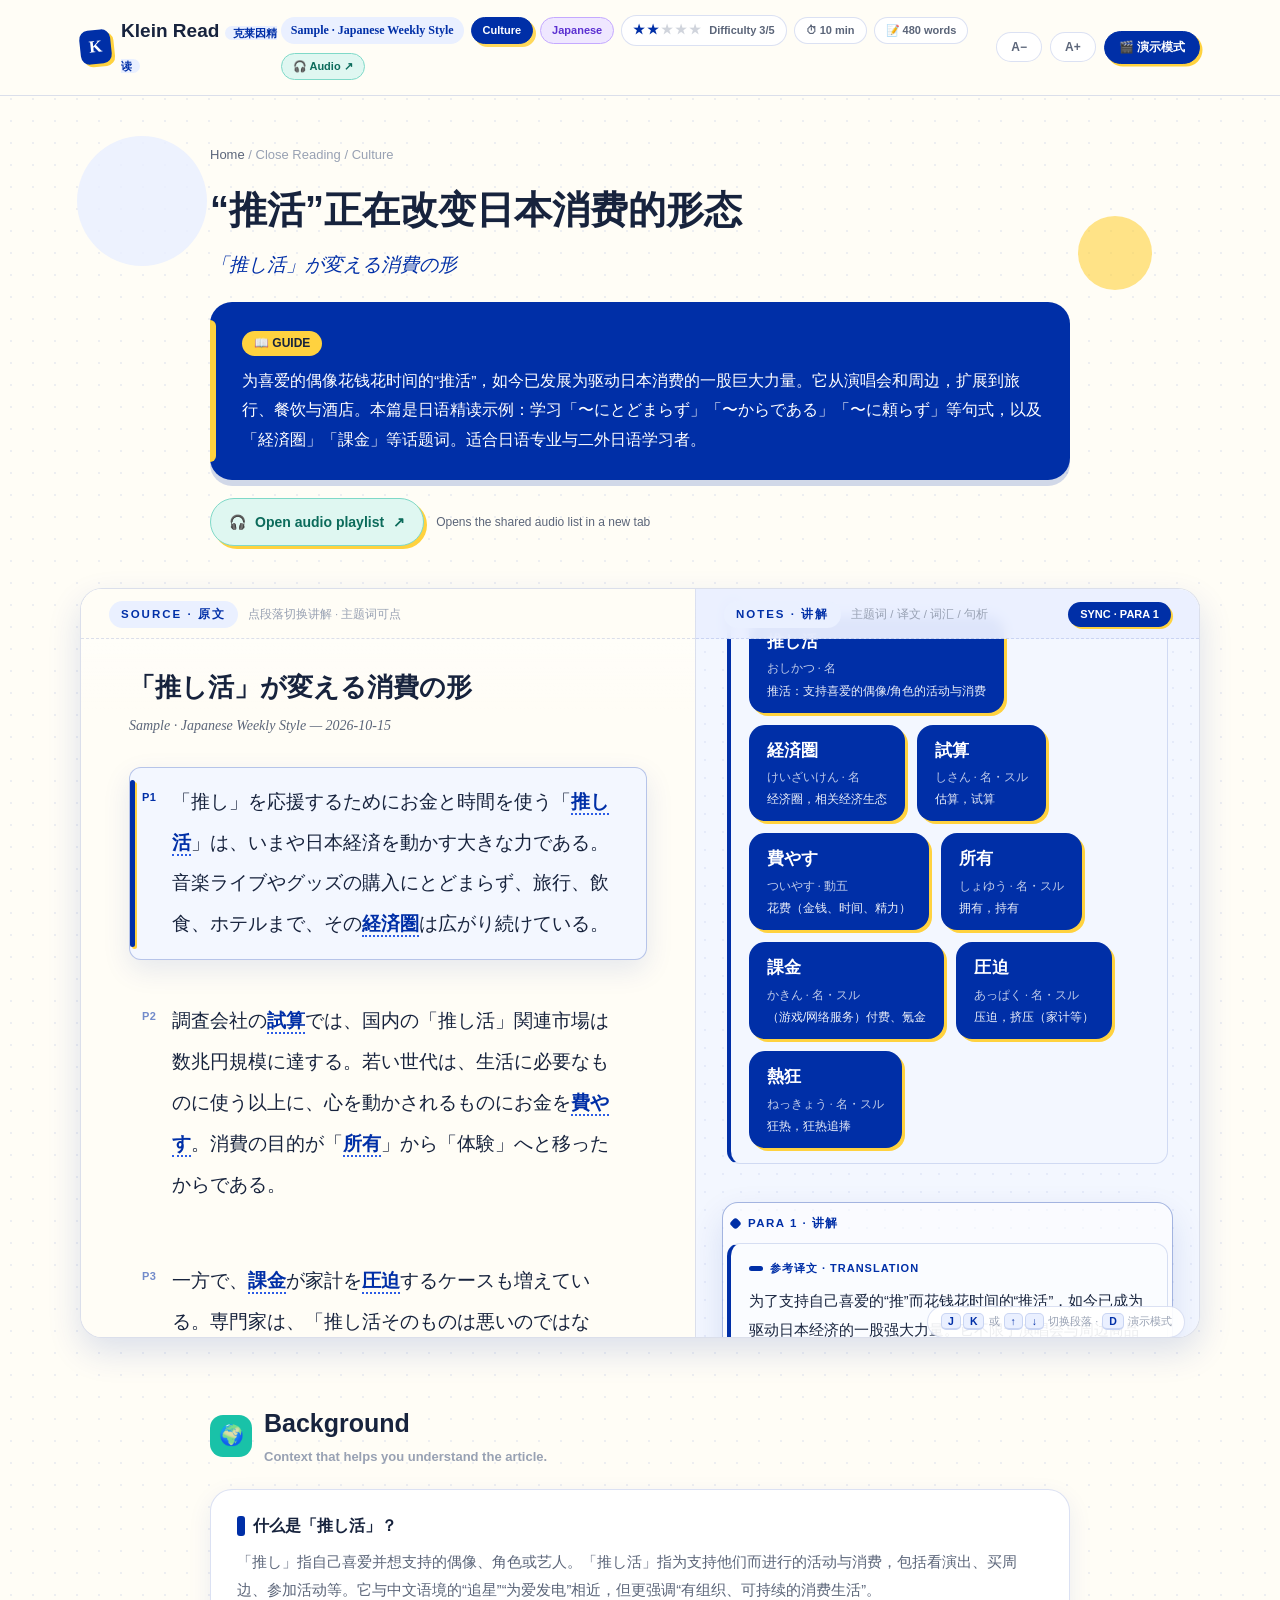
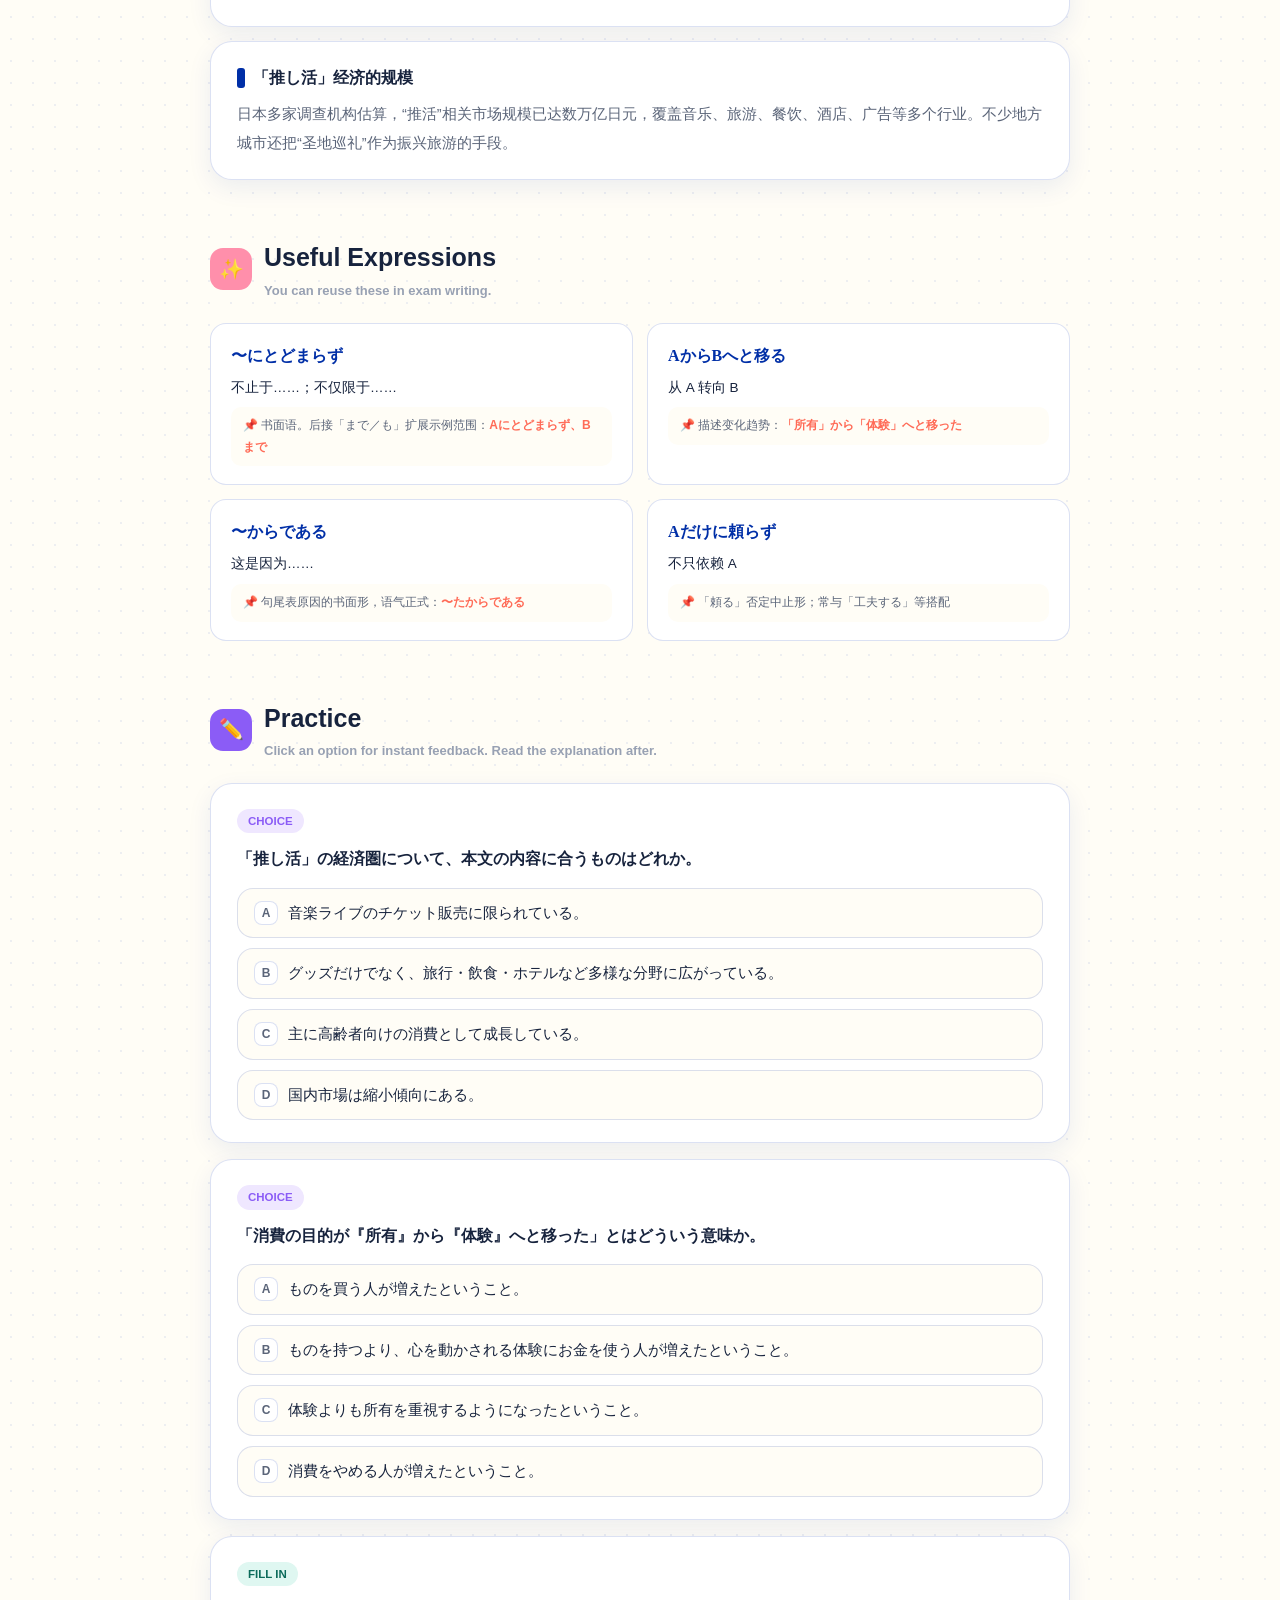
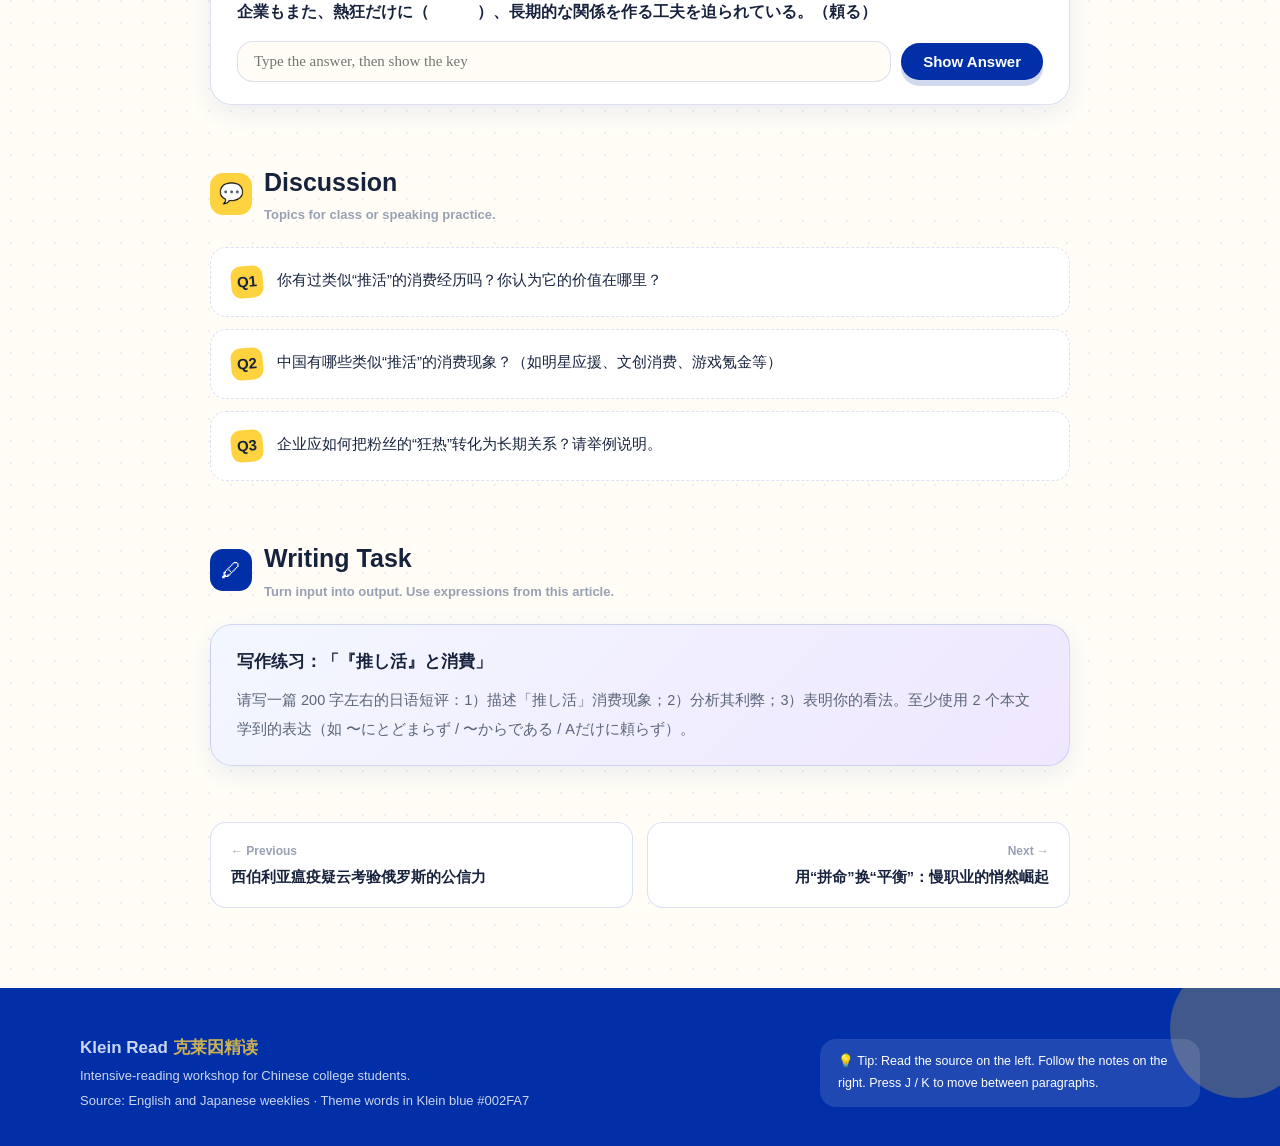
<file: articles/002-oshi-katsu.html>
<!DOCTYPE html>
<html lang="en">
<head>
<meta charset="UTF-8">
<meta name="viewport" content="width=device-width, initial-scale=1.0">
<title>“推活”正在改变日本消费的形态 · Klein Read</title>
<meta name="description" content="Klein Read intensive-reading page: “推活”正在改变日本消费的形态">
<link rel="icon" type="image/svg+xml" href="../favicon.svg">
<link rel="stylesheet" href="../css/style.css">
</head>
<body>
<div class="progress-bar"></div>

<header class="topbar">
  <div class="container topbar-inner">
    <a class="logo" href="../index.html">
      <span class="logo-mark">K</span>
      <span>Klein Read <span class="logo-sub">克莱因精读</span></span>
    </a>
    <div class="top-meta">
      <span class="card-source">Sample · Japanese Weekly Style</span>
      <span class="chip chip-theme" style="font-size:11px;padding:3px 11px">Culture</span>
      <span class="chip chip-violet" style="font-size:11px;padding:3px 11px">Japanese</span>
      <span class="chip" style="font-size:11px;padding:3px 11px"><span class="stars">★★<span class="off">★</span><span class="off">★</span><span class="off">★</span></span> Difficulty 3/5</span>
      <span class="chip" style="font-size:11px;padding:3px 11px">⏱ 10 min</span>
      <span class="chip" style="font-size:11px;padding:3px 11px">📝 480 words</span><a class="chip audio-chip" href="https://monkfishare.gitlab.io/econaudio/" target="_blank" rel="noopener noreferrer" title="Opens the shared audio list in a new tab" aria-label="Open the shared audio list in a new tab">🎧 Audio ↗</a>
    </div>
    <div class="top-tools">
      <button class="tool" id="fontMinus" title="Decrease source font size">A−</button>
      <button class="tool" id="fontPlus" title="Increase source font size">A+</button>
      <button class="tool primary" id="demoToggle" title="Demo mode for screen recording (D)">🎬 演示模式</button>
    </div>
  </div>
</header>

<main>
  <!-- ============ Article header ============ -->
  <section class="article-hero">
    <div class="blob blob-1"></div>
    <div class="blob blob-2"></div>
    <div class="container-narrow" style="position:relative;z-index:2">
      <p class="breadcrumb"><a href="../index.html">Home</a> / Close Reading / Culture</p>
      <h1 lang="zh-CN">“推活”正在改变日本消费的形态</h1>
      <p class="title-en" lang="ja">「推し活」が変える消費の形</p>
      <div class="lead-card">
        <span class="lead-label">📖 GUIDE</span>
        <p lang="zh-CN">为喜爱的偶像花钱花时间的“推活”，如今已发展为驱动日本消费的一股巨大力量。它从演唱会和周边，扩展到旅行、餐饮与酒店。本篇是日语精读示例：学习「〜にとどまらず」「〜からである」「〜に頼らず」等句式，以及「経済圏」「課金」等话题词。适合日语专业与二外日语学习者。</p>
      </div><div class="article-audio"><a class="audio-cta-link" href="https://monkfishare.gitlab.io/econaudio/" target="_blank" rel="noopener noreferrer" aria-label="Open the shared audio list in a new tab"><span aria-hidden="true">🎧</span><span>Open audio playlist</span><span class="audio-arrow" aria-hidden="true">↗</span></a><span class="audio-open-note">Opens the shared audio list in a new tab</span></div>
    </div>
  </section>

  <!-- ============ Split view: source | notes ============ -->
  <div class="container">
    <section class="split-window" id="splitWindow">

      <!-- Left pane: source text -->
      <div class="pane-left" id="paneLeft">
        <div class="pane-head">
          <span class="label">SOURCE · 原文</span>
          <span class="hint">点段落切换讲解 · 主题词可点</span>
        </div>
        <div class="source-text">
          <h2 class="src-title" lang="ja">「推し活」が変える消費の形</h2>
          <p class="src-sub">Sample · Japanese Weekly Style — 2026-10-15</p>
          <p class="src-para" id="sp1" data-para="1" lang="ja"><span class="para-no">P1</span> 「推し」を応援するためにお金と時間を使う「<span class="tword" data-word="推し活">推し活</span>」は、いまや日本経済を動かす大きな力である。音楽ライブやグッズの購入にとどまらず、旅行、飲食、ホテルまで、その<span class="tword" data-word="経済圏">経済圏</span>は広がり続けている。</p>
<p class="src-para" id="sp2" data-para="2" lang="ja"><span class="para-no">P2</span> 調査会社の<span class="tword" data-word="試算">試算</span>では、国内の「推し活」関連市場は数兆円規模に達する。若い世代は、生活に必要なものに使う以上に、心を動かされるものにお金を<span class="tword" data-word="費やす">費やす</span>。消費の目的が「<span class="tword" data-word="所有">所有</span>」から「体験」へと移ったからである。</p>
<p class="src-para" id="sp3" data-para="3" lang="ja"><span class="para-no">P3</span> 一方で、<span class="tword" data-word="課金">課金</span>が家計を<span class="tword" data-word="圧迫">圧迫</span>するケースも増えている。専門家は、「推し活そのものは悪いのではない。大切なのは、自分の限界を知ることだ」と話す。企業もまた、<span class="tword" data-word="熱狂">熱狂</span>だけに頼らず、長期的な関係を作る工夫を迫られている。</p>
        </div>
      </div>

      <!-- Right pane: study notes -->
      <div class="pane-right" id="paneRight">
        <div class="pane-head">
          <span class="label">NOTES · 讲解</span>
          <span class="hint">主题词 / 译文 / 词汇 / 句析</span>
          <span class="sync-pill" id="syncPill">SYNC · PARA 1</span>
        </div>
        <div class="notes-stream">
          <div class="note-group theme-group">
            <div class="ng-head">THEME WORDS · 主题词</div>
            <div class="note-card nc-theme">
              <div class="theme-words"><div class="theme-word-card"><span class="w">推し活</span><span class="ph">おしかつ · 名</span><span class="m">推活：支持喜爱的偶像/角色的活动与消费</span></div>
<div class="theme-word-card"><span class="w">経済圏</span><span class="ph">けいざいけん · 名</span><span class="m">经济圈，相关经济生态</span></div>
<div class="theme-word-card"><span class="w">試算</span><span class="ph">しさん · 名・スル</span><span class="m">估算，试算</span></div>
<div class="theme-word-card"><span class="w">費やす</span><span class="ph">ついやす · 動五</span><span class="m">花费（金钱、时间、精力）</span></div>
<div class="theme-word-card"><span class="w">所有</span><span class="ph">しょゆう · 名・スル</span><span class="m">拥有，持有</span></div>
<div class="theme-word-card"><span class="w">課金</span><span class="ph">かきん · 名・スル</span><span class="m">（游戏/网络服务）付费、氪金</span></div>
<div class="theme-word-card"><span class="w">圧迫</span><span class="ph">あっぱく · 名・スル</span><span class="m">压迫，挤压（家计等）</span></div>
<div class="theme-word-card"><span class="w">熱狂</span><span class="ph">ねっきょう · 名・スル</span><span class="m">狂热，狂热追捧</span></div></div>
            </div>
          </div>
          <div class="note-group" id="ng1" data-para="1"><div class="ng-head">PARA 1 · 讲解</div><div class="note-card nc-tr"><div class="nc-title">参考译文 · TRANSLATION</div><p class="tr-text" lang="zh-CN">为了支持自己喜爱的“推”而花钱花时间的“推活”，如今已成为驱动日本经济的一股强大力量。它不限于演唱会与周边商品的购买，还延伸到旅行、餐饮、酒店——其经济圈在不断扩大。</p></div><div class="note-card nc-words"><div class="nc-title">本段词汇 · WORDS</div><div class="w-item"><span class="w">推し活</span><span class="pos">名</span><span class="m">推活：支持喜爱的偶像/角色的活动与消费</span></div><div class="w-note">💡 「推し」+「活(かつ)」；近年入选日本流行语候选</div><div class="w-item"><span class="w">経済圏</span><span class="pos">名</span><span class="m">经济圈，相关经济生态</span></div><div class="w-note">💡 「経済」+「圏」；类似说法：文化圏、生活圏</div><div class="w-item"><span class="w">にとどまらず</span><span class="pos">句型</span><span class="m">不止于……；不仅限于……</span></div><div class="w-note">💡 书面表达，用于把范围从一点扩展开</div><div class="w-item"><span class="w">広がる</span><span class="pos">動五</span><span class="m">扩大，蔓延</span></div><div class="w-note">💡 自动词；他动词为「広げる」</div></div><div class="note-card nc-analysis"><div class="nc-title">长难句解析 · ANALYSIS</div><p class="sent-quote">音楽ライブやグッズの購入にとどまらず、旅行、飲食、ホテルまで、その経済圏は広がり続けている。</p><div class="struct-line"><span class="struct-tag t-main">主干</span><span class="struct-text">その経済圏は広がり続けている —— 主干：经济圈持续扩大（「広がり+続けている」表持续）</span></div><div class="struct-line"><span class="struct-tag t-phrase">修饰语</span><span class="struct-text">音楽ライブやグッズの購入にとどまらず —— “不限于……”，先立一个小范围</span></div><div class="struct-line"><span class="struct-tag t-phrase">修饰语</span><span class="struct-text">旅行、飲食、ホテルまで —— 「まで」把范围推到更广，与「にとどまらず」呼应</span></div><div class="struct-line"><span class="struct-tag t-tip">考点</span><span class="struct-text">「Aにとどまらず、Bまで」是议论文扩展范围的黄金搭配，写作可直接套用。</span></div></div></div>
<div class="note-group" id="ng2" data-para="2"><div class="ng-head">PARA 2 · 讲解</div><div class="note-card nc-tr"><div class="nc-title">参考译文 · TRANSLATION</div><p class="tr-text" lang="zh-CN">据调查公司估算，日本国内“推活”相关市场规模已达数万亿日元。年轻一代愿意为打动自己的东西花钱，程度超过生活必需品的支出。这是因为消费的目的已从“拥有”转向了“体验”。</p></div><div class="note-card nc-words"><div class="nc-title">本段词汇 · WORDS</div><div class="w-item"><span class="w">試算</span><span class="pos">名・スル</span><span class="m">估算，试算</span></div><div class="w-note">💡 基于推算的计算；「試算では」常用于引出数据</div><div class="w-item"><span class="w">費やす</span><span class="pos">動五</span><span class="m">花费（金钱、时间、精力）</span></div><div class="w-note">💡 书面语；日常口语多用「使う」</div><div class="w-item"><span class="w">以上に</span><span class="pos">句型</span><span class="m">超过……；比……更</span></div><div class="w-note">💡 「Aに使う以上に Bに使う」：在 B 上花得比 A 还多</div><div class="w-item"><span class="w">所有</span><span class="pos">名・スル</span><span class="m">拥有，持有</span></div><div class="w-note">💡 与「体験」构成消费观对比</div></div><div class="note-card nc-analysis"><div class="nc-title">长难句解析 · ANALYSIS</div><p class="sent-quote">消費の目的が「所有」から「体験」へと移ったからである。</p><div class="struct-line"><span class="struct-tag t-main">主干</span><span class="struct-text">消費の目的が移った —— 主干：消费的目的发生了转移</span></div><div class="struct-line"><span class="struct-tag t-phrase">修饰语</span><span class="struct-text">「所有」から「体験」へと —— 「から…へと」表示变化的起点与终点</span></div><div class="struct-line"><span class="struct-tag t-tip">考点</span><span class="struct-text">句尾「〜からである」用于解释原因，书面正式，相当于「〜からだ」的强调书面形</span></div><div class="struct-line"><span class="struct-tag t-tip">考点</span><span class="struct-text">议论文结尾用「〜からである」收束，语气客观正式，适合观点文模仿。</span></div></div></div>
<div class="note-group" id="ng3" data-para="3"><div class="ng-head">PARA 3 · 讲解</div><div class="note-card nc-tr"><div class="nc-title">参考译文 · TRANSLATION</div><p class="tr-text" lang="zh-CN">另一方面，因“氪金”而挤压家庭收支的案例也在增加。专家表示：“推活本身并不是坏事。重要的是了解自己的极限。”企业也不得不有所改变：不能只依赖粉丝的狂热，而要设法建立长期关系。</p></div><div class="note-card nc-words"><div class="nc-title">本段词汇 · WORDS</div><div class="w-item"><span class="w">課金</span><span class="pos">名・スル</span><span class="m">（游戏/网络服务）付费、氪金</span></div><div class="w-note">💡 源自游戏用语，现已泛指粉丝付费</div><div class="w-item"><span class="w">圧迫</span><span class="pos">名・スル</span><span class="m">压迫，挤压</span></div><div class="w-note">💡 「家計を圧迫する」：挤压家庭收支</div><div class="w-item"><span class="w">頼らず</span><span class="pos">動五</span><span class="m">不依赖……（「頼る」的否定中止形）</span></div><div class="w-note">💡 「Aだけに頼らず」：不只依赖 A</div><div class="w-item"><span class="w">迫られる</span><span class="pos">動下一</span><span class="m">被迫，不得不</span></div><div class="w-note">💡 「工夫を迫られる」：被迫要想办法</div></div><div class="note-card nc-analysis"><div class="nc-title">长难句解析 · ANALYSIS</div><p class="sent-quote">専門家は、「推し活そのものは悪いのではない。大切なのは、自分の限界を知ることだ」と話す。</p><div class="struct-line"><span class="struct-tag t-main">主干</span><span class="struct-text">専門家は…と話す —— 主干：专家说……（引用句作「と」的内容）</span></div><div class="struct-line"><span class="struct-tag t-clause">从句</span><span class="struct-text">引用内容含两个判断句：先否定（〜のではない），再立论（〜ことだ）</span></div><div class="struct-line"><span class="struct-tag t-tip">考点</span><span class="struct-text">「Nそのもの」=……本身；「大切なのは〜だ」= 重要的是……</span></div><div class="struct-line"><span class="struct-tag t-tip">考点</span><span class="struct-text">「引用 + と話す」是新闻报道核心句式；转述观点时用它比「〜と言う」更客观。</span></div></div></div>
        </div>
        <div class="kbd-hint"><kbd>J</kbd><kbd>K</kbd> 或 <kbd>↑</kbd><kbd>↓</kbd> 切换段落 · <kbd>D</kbd> 演示模式</div>
      </div>
    </section>
  </div>

  <!-- ============ Post-reading sections ============ -->
  <div class="container-narrow post-sections">
    <section class="block" id="background">
      <div class="block-head">
        <div class="block-icon" style="background:var(--mint);color:#fff">🌍</div>
        <div>
          <h2>Background</h2>
          <p class="sub">Context that helps you understand the article.</p>
        </div>
      </div>
      <div class="card bg-card"><h3>什么是「推し活」？</h3><p lang="zh-CN">「推し」指自己喜爱并想支持的偶像、角色或艺人。「推し活」指为支持他们而进行的活动与消费，包括看演出、买周边、参加活动等。它与中文语境的“追星”“为爱发电”相近，但更强调“有组织、可持续的消费生活”。</p></div>
<div class="card bg-card"><h3>「推し活」经济的规模</h3><p lang="zh-CN">日本多家调查机构估算，“推活”相关市场规模已达数万亿日元，覆盖音乐、旅游、餐饮、酒店、广告等多个行业。不少地方城市还把“圣地巡礼”作为振兴旅游的手段。</p></div>
    </section>

    <section class="block" id="expressions">
      <div class="block-head">
        <div class="block-icon" style="background:var(--pink);color:#fff">✨</div>
        <div>
          <h2>Useful Expressions</h2>
          <p class="sub">You can reuse these in exam writing.</p>
        </div>
      </div>
      <div class="expr-grid"><div class="expr-card"><p class="en" lang="ja">〜にとどまらず</p><p class="cn" lang="zh-CN">不止于……；不仅限于……</p><p class="use">📌 书面语。后接「まで／も」扩展示例范围：<b>Aにとどまらず、Bまで</b></p></div>
<div class="expr-card"><p class="en" lang="ja">AからBへと移る</p><p class="cn" lang="zh-CN">从 A 转向 B</p><p class="use">📌 描述变化趋势：<b>「所有」から「体験」へと移った</b></p></div>
<div class="expr-card"><p class="en" lang="ja">〜からである</p><p class="cn" lang="zh-CN">这是因为……</p><p class="use">📌 句尾表原因的书面形，语气正式：<b>〜たからである</b></p></div>
<div class="expr-card"><p class="en" lang="ja">Aだけに頼らず</p><p class="cn" lang="zh-CN">不只依赖 A</p><p class="use">📌 「頼る」否定中止形；常与「工夫する」等搭配</p></div></div>
    </section>

    <section class="block" id="quiz">
      <div class="block-head">
        <div class="block-icon" style="background:var(--violet);color:#fff">✏️</div>
        <div>
          <h2>Practice</h2>
          <p class="sub">Click an option for instant feedback. Read the explanation after.</p>
        </div>
      </div>
      
<div class="quiz-card card" data-answer="B">
  <span class="quiz-type choice">CHOICE</span>
  <p class="quiz-q">「推し活」の経済圏について、本文の内容に合うものはどれか。</p>
  <div class="options"><button class="option"><span class="key">A</span><span>音楽ライブのチケット販売に限られている。</span></button><button class="option"><span class="key">B</span><span>グッズだけでなく、旅行・飲食・ホテルなど多様な分野に広がっている。</span></button><button class="option"><span class="key">C</span><span>主に高齢者向けの消費として成長している。</span></button><button class="option"><span class="key">D</span><span>国内市場は縮小傾向にある。</span></button></div>
  <div class="quiz-explain"><b>Explanation:</b> 第一段明确说：不限于演唱会与周边（にとどまらず），还扩展到旅行、餐饮、酒店。A 与原文矛盾；C 的主语人群错误（是年轻一代）；D 与「広がり続けている」矛盾。</div>
</div>

<div class="quiz-card card" data-answer="B">
  <span class="quiz-type choice">CHOICE</span>
  <p class="quiz-q">「消費の目的が『所有』から『体験』へと移った」とはどういう意味か。</p>
  <div class="options"><button class="option"><span class="key">A</span><span>ものを買う人が増えたということ。</span></button><button class="option"><span class="key">B</span><span>ものを持つより、心を動かされる体験にお金を使う人が増えたということ。</span></button><button class="option"><span class="key">C</span><span>体験よりも所有を重視するようになったということ。</span></button><button class="option"><span class="key">D</span><span>消費をやめる人が増えたということ。</span></button></div>
  <div class="quiz-explain"><b>Explanation:</b> 「から…へと移る」表示“从……转向……”。第二段说年轻人为打动自己的东西花钱超过生活必需品，即消费目的从“拥有”变为“体验”。</div>
</div>

<div class="quiz-card card" data-fill-answer="頼らず">
  <span class="quiz-type fill">FILL IN</span>
  <p class="quiz-q">企業もまた、熱狂だけに（　　　）、長期的な関係を作る工夫を迫られている。（頼る）</p>
  <div class="fill-row">
    <input class="fill-input" type="text" placeholder="Type the answer, then show the key">
    <button class="btn btn-primary reveal-btn" style="padding:10px 22px">Show Answer</button>
  </div>
  <div class="quiz-explain"><b>Explanation:</b> 「Aだけに頼らず」＝不只依赖 A。「頼る」的未然形「頼ら」＋否定助动词「ず」的连用形「ず」直接中止，表示并列的否定内容。</div>
</div>
    </section>

    <section class="block" id="discussion">
      <div class="block-head">
        <div class="block-icon" style="background:var(--lemon);color:var(--ink)">💬</div>
        <div>
          <h2>Discussion</h2>
          <p class="sub">Topics for class or speaking practice.</p>
        </div>
      </div>
      <div class="discuss-list"><div class="discuss-item"><span class="q-mark">Q1</span><p lang="zh-CN">你有过类似“推活”的消费经历吗？你认为它的价值在哪里？</p></div>
<div class="discuss-item"><span class="q-mark">Q2</span><p lang="zh-CN">中国有哪些类似“推活”的消费现象？（如明星应援、文创消费、游戏氪金等）</p></div>
<div class="discuss-item"><span class="q-mark">Q3</span><p lang="zh-CN">企业应如何把粉丝的“狂热”转化为长期关系？请举例说明。</p></div></div>
    </section>

    <section class="block" id="writing">
      <div class="block-head">
        <div class="block-icon" style="background:var(--klein);color:#fff">🖊</div>
        <div>
          <h2>Writing Task</h2>
          <p class="sub">Turn input into output. Use expressions from this article.</p>
        </div>
      </div>
      <div class="card quiz-card write-card"><h3>写作练习：「『推し活』と消費」</h3><p lang="zh-CN">请写一篇 200 字左右的日语短评：1）描述「推し活」消费现象；2）分析其利弊；3）表明你的看法。至少使用 2 个本文学到的表达（如 〜にとどまらず / 〜からである / Aだけに頼らず）。</p></div>
    </section>

    <nav class="pager"><a class="prev" href="003-siberia-plague-scare.html"><p class="dir">← Previous</p><p class="t">西伯利亚瘟疫疑云考验俄罗斯的公信力</p></a><a class="next" href="001-slow-career.html"><p class="dir">Next →</p><p class="t">用“拼命”换“平衡”：慢职业的悄然崛起</p></a></nav>
  </div>
</main>

<footer class="footer">
  <div class="container footer-inner">
    <div>
      <p class="brand">Klein Read <span>克莱因精读</span></p>
      <p>Intensive-reading workshop for Chinese college students.<br>Source: English and Japanese weeklies · Theme words in Klein blue #002FA7</p>
    </div>
    <div class="tip">💡 Tip: Read the source on the left. Follow the notes on the right. Press J / K to move between paragraphs.</div>
  </div>
</footer>

<script src="../js/app.js"></script>
</body>
</html>
</file>
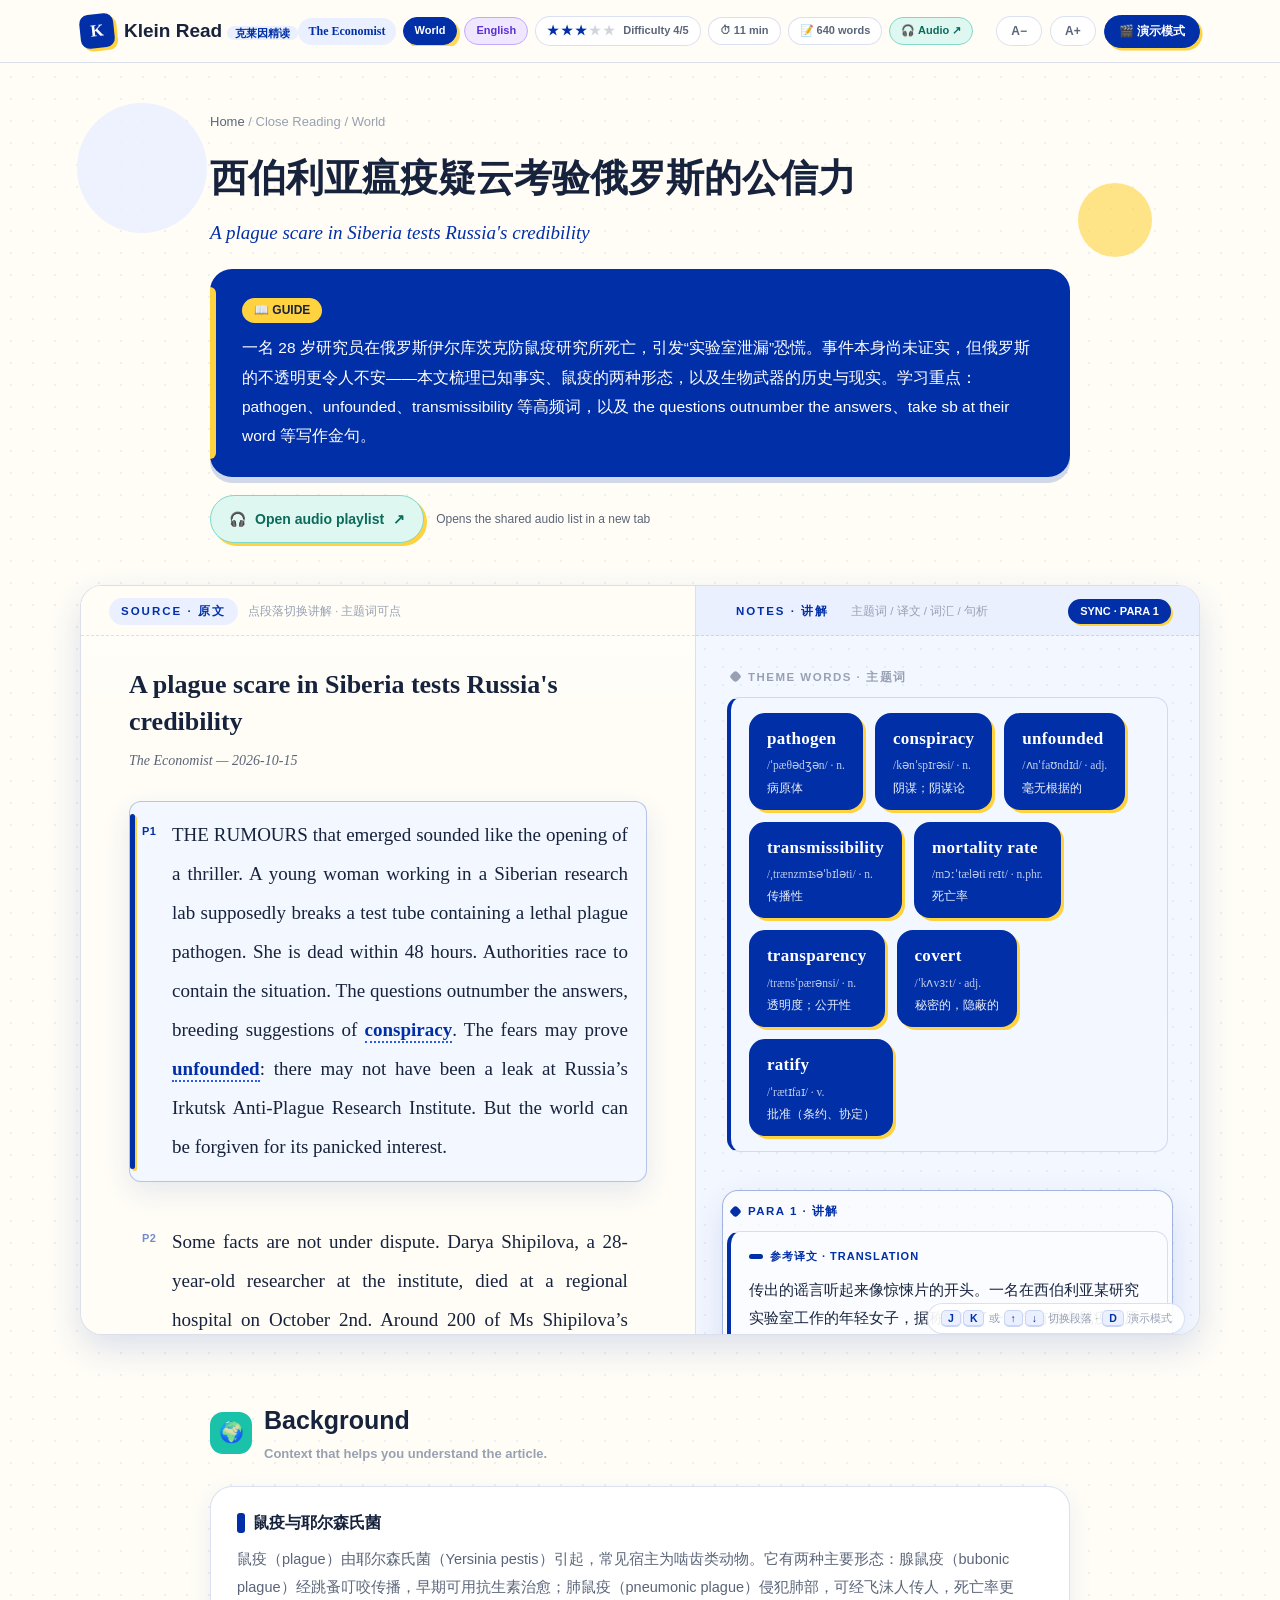
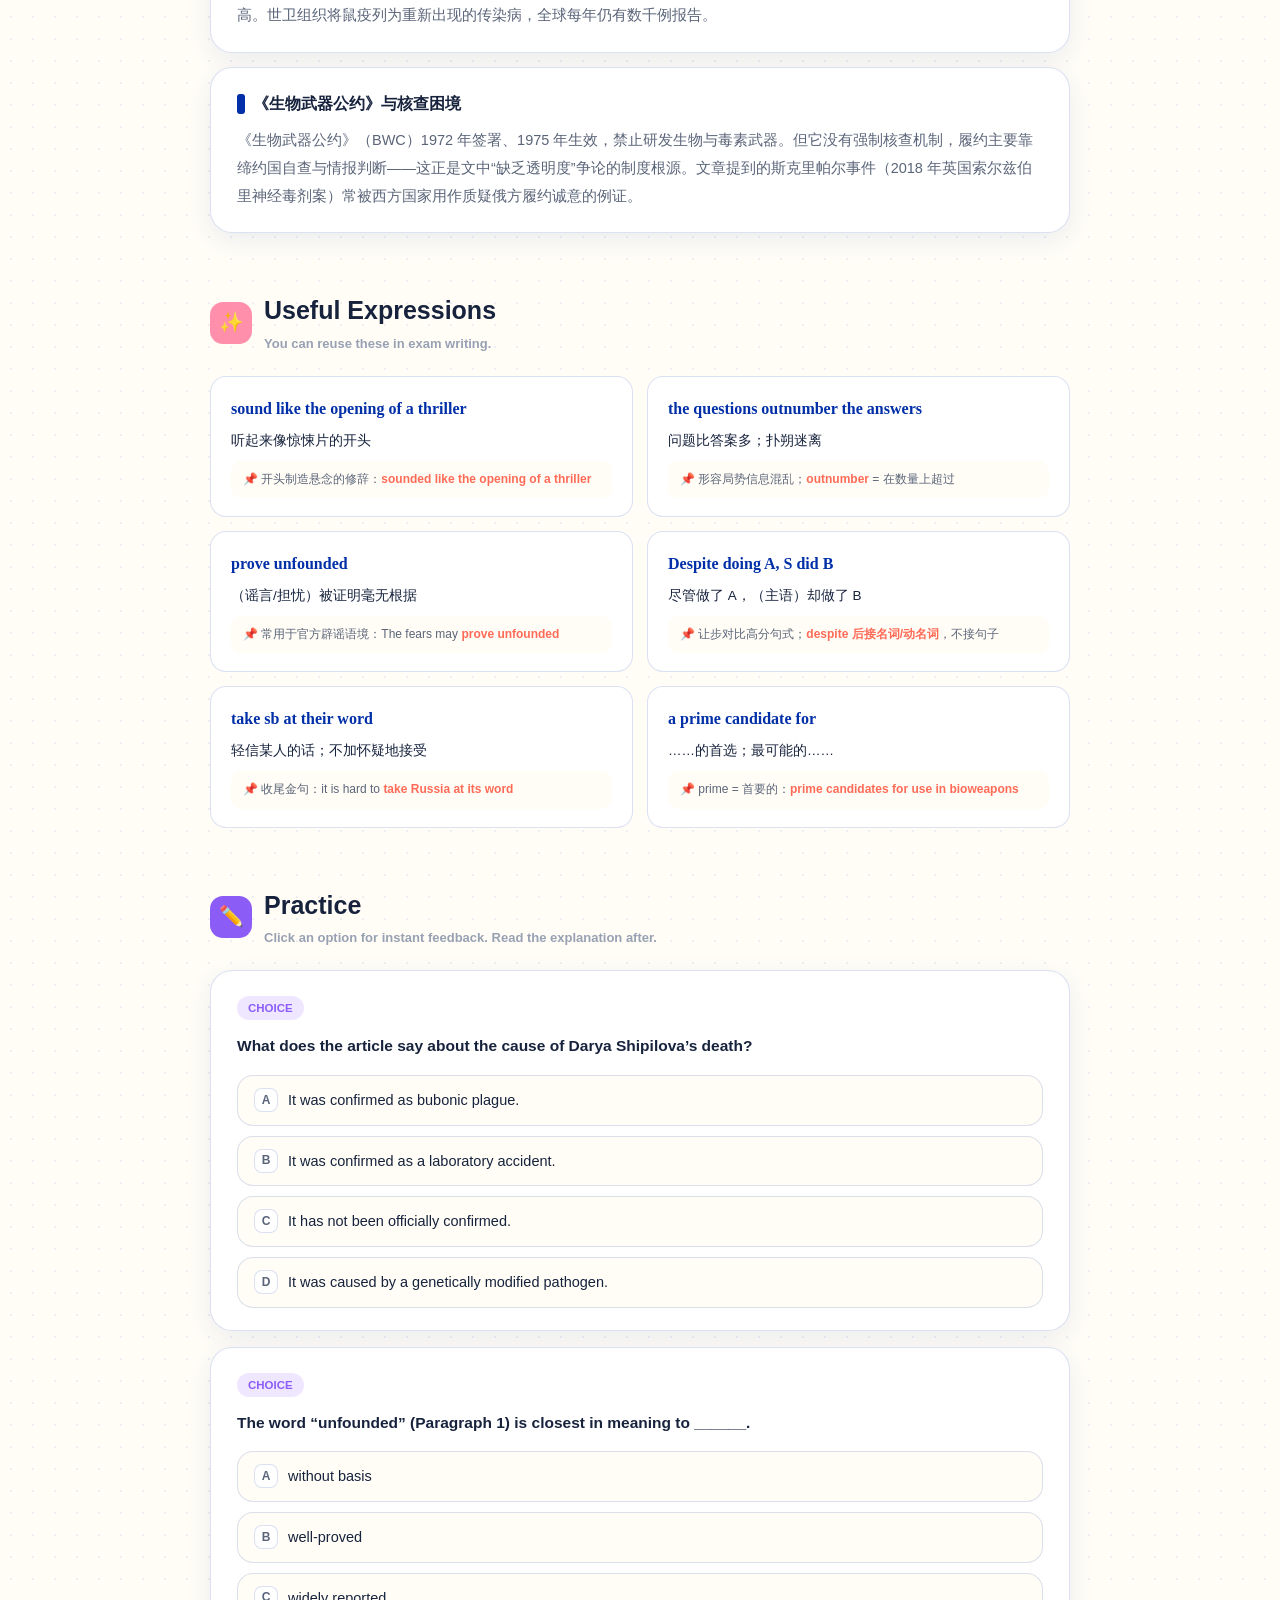
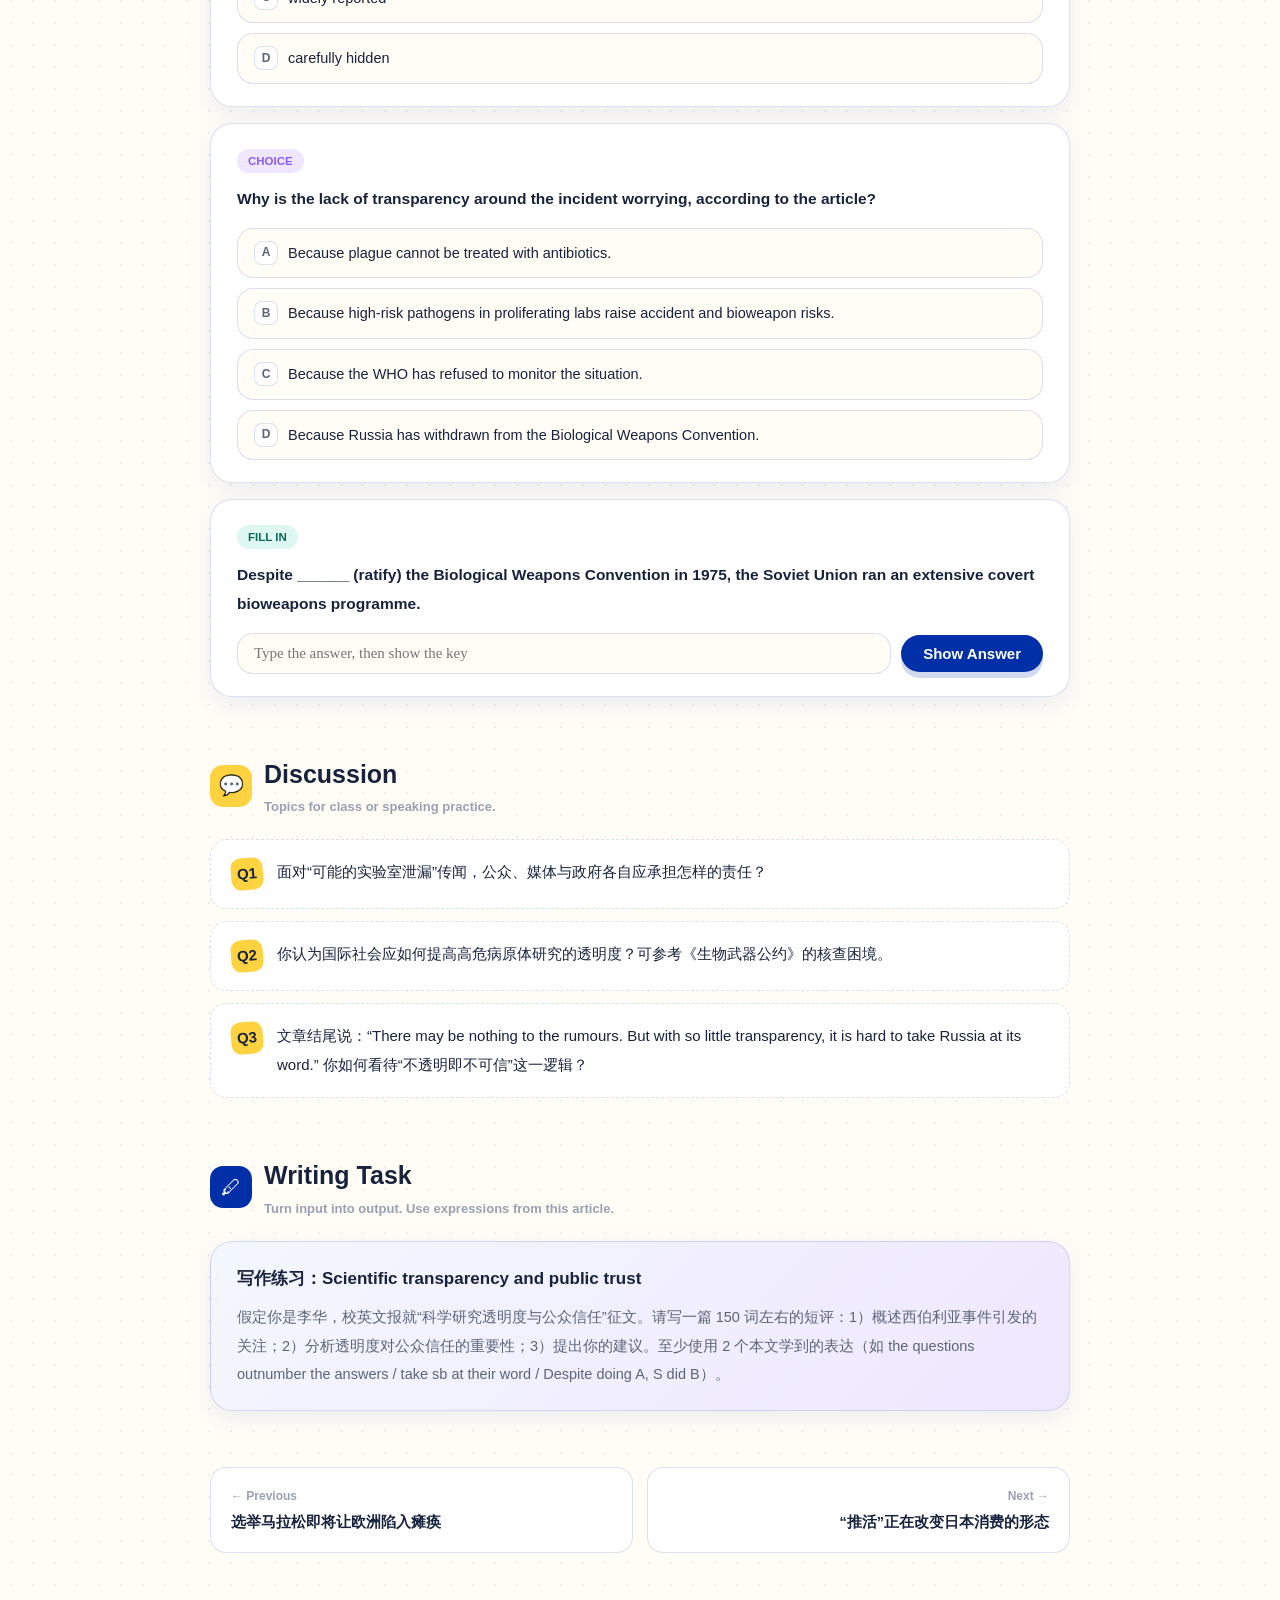
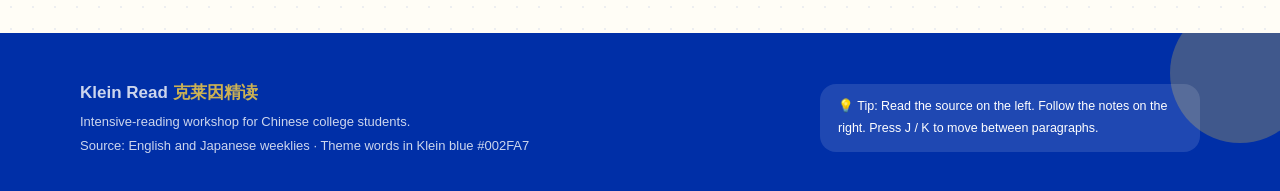
<file: articles/003-siberia-plague-scare.html>
<!DOCTYPE html>
<html lang="en">
<head>
<meta charset="UTF-8">
<meta name="viewport" content="width=device-width, initial-scale=1.0">
<title>西伯利亚瘟疫疑云考验俄罗斯的公信力 · Klein Read</title>
<meta name="description" content="Klein Read intensive-reading page: 西伯利亚瘟疫疑云考验俄罗斯的公信力">
<link rel="icon" type="image/svg+xml" href="../favicon.svg">
<link rel="stylesheet" href="../css/style.css">
</head>
<body>
<div class="progress-bar"></div>

<header class="topbar">
  <div class="container topbar-inner">
    <a class="logo" href="../index.html">
      <span class="logo-mark">K</span>
      <span>Klein Read <span class="logo-sub">克莱因精读</span></span>
    </a>
    <div class="top-meta">
      <span class="card-source">The Economist</span>
      <span class="chip chip-theme" style="font-size:11px;padding:3px 11px">World</span>
      <span class="chip chip-violet" style="font-size:11px;padding:3px 11px">English</span>
      <span class="chip" style="font-size:11px;padding:3px 11px"><span class="stars">★★★<span class="off">★</span><span class="off">★</span></span> Difficulty 4/5</span>
      <span class="chip" style="font-size:11px;padding:3px 11px">⏱ 11 min</span>
      <span class="chip" style="font-size:11px;padding:3px 11px">📝 640 words</span><a class="chip audio-chip" href="https://monkfishare.gitlab.io/econaudio/" target="_blank" rel="noopener noreferrer" title="Opens the shared audio list in a new tab" aria-label="Open the shared audio list in a new tab">🎧 Audio ↗</a>
    </div>
    <div class="top-tools">
      <button class="tool" id="fontMinus" title="Decrease source font size">A−</button>
      <button class="tool" id="fontPlus" title="Increase source font size">A+</button>
      <button class="tool primary" id="demoToggle" title="Demo mode for screen recording (D)">🎬 演示模式</button>
    </div>
  </div>
</header>

<main>
  <!-- ============ Article header ============ -->
  <section class="article-hero">
    <div class="blob blob-1"></div>
    <div class="blob blob-2"></div>
    <div class="container-narrow" style="position:relative;z-index:2">
      <p class="breadcrumb"><a href="../index.html">Home</a> / Close Reading / World</p>
      <h1 lang="zh-CN">西伯利亚瘟疫疑云考验俄罗斯的公信力</h1>
      <p class="title-en" lang="en">A plague scare in Siberia tests Russia&#x27;s credibility</p>
      <div class="lead-card">
        <span class="lead-label">📖 GUIDE</span>
        <p lang="zh-CN">一名 28 岁研究员在俄罗斯伊尔库茨克防鼠疫研究所死亡，引发“实验室泄漏”恐慌。事件本身尚未证实，但俄罗斯的不透明更令人不安——本文梳理已知事实、鼠疫的两种形态，以及生物武器的历史与现实。学习重点：pathogen、unfounded、transmissibility 等高频词，以及 the questions outnumber the answers、take sb at their word 等写作金句。</p>
      </div><div class="article-audio"><a class="audio-cta-link" href="https://monkfishare.gitlab.io/econaudio/" target="_blank" rel="noopener noreferrer" aria-label="Open the shared audio list in a new tab"><span aria-hidden="true">🎧</span><span>Open audio playlist</span><span class="audio-arrow" aria-hidden="true">↗</span></a><span class="audio-open-note">Opens the shared audio list in a new tab</span></div>
    </div>
  </section>

  <!-- ============ Split view: source | notes ============ -->
  <div class="container">
    <section class="split-window" id="splitWindow">

      <!-- Left pane: source text -->
      <div class="pane-left" id="paneLeft">
        <div class="pane-head">
          <span class="label">SOURCE · 原文</span>
          <span class="hint">点段落切换讲解 · 主题词可点</span>
        </div>
        <div class="source-text">
          <h2 class="src-title" lang="en">A plague scare in Siberia tests Russia&#x27;s credibility</h2>
          <p class="src-sub">The Economist — 2026-10-15</p>
          <p class="src-para" id="sp1" data-para="1" lang="en"><span class="para-no">P1</span> THE RUMOURS that emerged sounded like the opening of a thriller. A young woman working in a Siberian research lab supposedly breaks a test tube containing a lethal plague pathogen. She is dead within 48 hours. Authorities race to contain the situation. The questions outnumber the answers, breeding suggestions of <span class="tword" data-word="conspiracy">conspiracy</span>. The fears may prove <span class="tword" data-word="unfounded">unfounded</span>: there may not have been a leak at Russia’s Irkutsk Anti-Plague Research Institute. But the world can be forgiven for its panicked interest.</p>
<p class="src-para" id="sp2" data-para="2" lang="en"><span class="para-no">P2</span> Some facts are not under dispute. Darya Shipilova, a 28-year-old researcher at the institute, died at a regional hospital on October 2nd. Around 200 of Ms Shipilova’s contacts have been placed under medical observation, suggesting authorities believe she may have died of an infectious disease. But no cause of death has been officially confirmed, according to the World Health Organisation (WHO). Russia’s federal health watchdog claimed to have found “no evidence of microorganisms related to her professional activities”, and said the cause of death was “pneumonia of unknown etiology”.</p>
<p class="src-para" id="sp3" data-para="3" lang="en"><span class="para-no">P3</span> Beyond confirming the death Russian officials have provided little information, though they are urgently implementing regional control measures. On Monday Marco Rubio, America’s secretary of state, said that his government is “watching and monitoring it closely”. With the covid pandemic still a recent memory, it is no wonder the world has shown close interest. Inevitably, some have asked if the incident is connected to Russia’s biological warfare programme, which Western intelligence services say is still active.</p>
<p class="src-para" id="sp4" data-para="4" lang="en"><span class="para-no">P4</span> The bacterium Yersinia pestis, generically known as “plague”, manifests in two forms. Every year thousands of cases of bubonic plague occur naturally when people catch it after contact with wildlife such as rodents. Bubonic plague is treatable with antibiotics if caught early, but untreated it can become pneumonic plague, which can be transmitted via respiratory droplets. This is harder to treat and has a higher <span class="tword" data-word="mortality rate">mortality rate</span>. Legitimate reasons exist for study of the <span class="tword" data-word="pathogen">pathogen</span>, such as to understand how it causes disease, and to develop vaccines and treatments.</p>
<p class="src-para" id="sp5" data-para="5" lang="en"><span class="para-no">P5</span> But Filippa Lentzos, a biosecurity expert at King’s College London, says the lack of <span class="tword" data-word="transparency">transparency</span> around the incident in Siberia is worrying. Plague is one of a group of high-risk pathogens that have easy <span class="tword" data-word="transmissibility">transmissibility</span> and high mortality rates, including anthrax, smallpox, and viral hemorrhagic fevers such as Ebola. Biosafety laboratories are proliferating around the world, raising the likelihood of accidents.</p>
<p class="src-para" id="sp6" data-para="6" lang="en"><span class="para-no">P6</span> These pathogens are also considered prime candidates for use in bioweapons. Plague can be <span class="tword" data-word="aerosolised">aerosolised</span> to ease transmission to humans and genetically modified to make it resistant to antibiotics. Despite <span class="tword" data-word="ratifying">ratifying</span> the Biological Weapons Convention in 1975, the Soviet Union ran an extensive <span class="tword" data-word="covert">covert</span> bioweapons programme. In 1992 Boris Yeltsin, then president of Russia, acknowledged the programme and agreed to dismantle it. But more recently Russia has maintained secrecy around its military biological-research facilities. Satellite imagery of one such site outside Moscow indicates significant expansion since Russia invaded Ukraine in 2022. In 2023 a report on treaty compliance by America’s State Department concluded that Russia maintains an offensive biological weapons programme.</p>
<p class="src-para" id="sp7" data-para="7" lang="en"><span class="para-no">P7</span> Based on the unofficial information currently available on the situation in Irkutsk, the WHO believes the risk to the general population to be low. No evidence suggests that the institute in Irkutsk is linked to bioweapons activities, and Russia insists its cloaked military sites only undertake defensive research. But Russia said the same thing about its chemical-weapons research before it attempted to assassinate Sergei Skripal, a Russian defector in Britain, with a military-grade nerve poison in 2018. There may be nothing to the lab-leak rumours. But with so little transparency, it is hard to take Russia at its word.</p>
        </div>
      </div>

      <!-- Right pane: study notes -->
      <div class="pane-right" id="paneRight">
        <div class="pane-head">
          <span class="label">NOTES · 讲解</span>
          <span class="hint">主题词 / 译文 / 词汇 / 句析</span>
          <span class="sync-pill" id="syncPill">SYNC · PARA 1</span>
        </div>
        <div class="notes-stream">
          <div class="note-group theme-group">
            <div class="ng-head">THEME WORDS · 主题词</div>
            <div class="note-card nc-theme">
              <div class="theme-words"><div class="theme-word-card"><span class="w">pathogen</span><span class="ph">/ˈpæθədʒən/ · n.</span><span class="m">病原体</span></div>
<div class="theme-word-card"><span class="w">conspiracy</span><span class="ph">/kənˈspɪrəsi/ · n.</span><span class="m">阴谋；阴谋论</span></div>
<div class="theme-word-card"><span class="w">unfounded</span><span class="ph">/ʌnˈfaʊndɪd/ · adj.</span><span class="m">毫无根据的</span></div>
<div class="theme-word-card"><span class="w">transmissibility</span><span class="ph">/ˌtrænzmɪsəˈbɪləti/ · n.</span><span class="m">传播性</span></div>
<div class="theme-word-card"><span class="w">mortality rate</span><span class="ph">/mɔːˈtæləti reɪt/ · n.phr.</span><span class="m">死亡率</span></div>
<div class="theme-word-card"><span class="w">transparency</span><span class="ph">/trænsˈpærənsi/ · n.</span><span class="m">透明度；公开性</span></div>
<div class="theme-word-card"><span class="w">covert</span><span class="ph">/ˈkʌvɜːt/ · adj.</span><span class="m">秘密的，隐蔽的</span></div>
<div class="theme-word-card"><span class="w">ratify</span><span class="ph">/ˈrætɪfaɪ/ · v.</span><span class="m">批准（条约、协定）</span></div></div>
            </div>
          </div>
          <div class="note-group" id="ng1" data-para="1"><div class="ng-head">PARA 1 · 讲解</div><div class="note-card nc-tr"><div class="nc-title">参考译文 · TRANSLATION</div><p class="tr-text" lang="zh-CN">传出的谣言听起来像惊悚片的开头。一名在西伯利亚某研究实验室工作的年轻女子，据称打碎了一支含有致命鼠疫病原体的试管。48 小时内她便告不治。当局紧急控制局面。问题比答案多，阴谋论随之滋生。这些担忧最终可能被证明毫无根据：俄罗斯伊尔库茨克防鼠疫研究所或许并未发生泄漏。但全世界为之恐慌关注，也情有可原。</p></div><div class="note-card nc-words"><div class="nc-title">本段词汇 · WORDS</div><div class="w-item"><span class="w">rumour</span><span class="pos">n.</span><span class="m">谣言，传闻</span></div><div class="w-note">💡 美式拼写 rumor；the rumours that emerged 传出的种种传闻</div><div class="w-item"><span class="w">lethal</span><span class="pos">adj.</span><span class="m">致命的</span></div><div class="w-note">💡 lethal = deadly，比 dangerous 语气强得多</div><div class="w-item"><span class="w">conspiracy</span><span class="pos">n.</span><span class="m">阴谋；阴谋论</span></div><div class="w-note">💡 breeding suggestions of conspiracy 催生了阴谋论的猜测</div><div class="w-item"><span class="w">unfounded</span><span class="pos">adj.</span><span class="m">毫无根据的</span></div><div class="w-note">💡 un- + found（建立）+ -ed：没有根据的；rumour fears prove unfounded</div></div><div class="note-card nc-analysis"><div class="nc-title">长难句解析 · ANALYSIS</div><p class="sent-quote">The questions outnumber the answers, breeding suggestions of conspiracy.</p><div class="struct-line"><span class="struct-tag t-main">主句</span><span class="struct-text">The questions outnumber the answers —— 主句：问题比答案多（outnumber = 在数量上超过）</span></div><div class="struct-line"><span class="struct-tag t-phrase">短语</span><span class="struct-text">breeding suggestions of conspiracy —— 现在分词短语作结果状语，breed 本义“滋生、酿成”</span></div><div class="struct-line"><span class="struct-tag t-tip">考点</span><span class="struct-text">写作金句：The questions outnumber the answers 可直接用于“信息扑朔迷离/不透明”类话题的开头。</span></div></div></div>
<div class="note-group" id="ng2" data-para="2"><div class="ng-head">PARA 2 · 讲解</div><div class="note-card nc-tr"><div class="nc-title">参考译文 · TRANSLATION</div><p class="tr-text" lang="zh-CN">有些事实无可争议。该研究所 28 岁的研究员达里娅·希皮洛娃于 10 月 2 日在一家地区医院去世。希皮洛娃约 200 名接触者已被置于医学观察之下，这表明当局认为她可能死于传染病。但据世界卫生组织（WHO）说法，死因尚未得到官方证实。俄罗斯联邦卫生监督机构声称“未发现与她职业活动相关的微生物”，并称死因为“病因不明的肺炎”。</p></div><div class="note-card nc-words"><div class="nc-title">本段词汇 · WORDS</div><div class="w-item"><span class="w">dispute</span><span class="pos">n.</span><span class="m">争议</span></div><div class="w-note">💡 not under dispute 无可争议；be in dispute 有争议</div><div class="w-item"><span class="w">watchdog</span><span class="pos">n.</span><span class="m">监督机构；监察者</span></div><div class="w-note">💡 federal health watchdog 联邦卫生监督机构；媒体常用隐喻</div><div class="w-item"><span class="w">etiology</span><span class="pos">n.</span><span class="m">病因学；病因</span></div><div class="w-note">💡 pneumonia of unknown etiology 病因不明的肺炎；医学高频词</div><div class="w-item"><span class="w">contact</span><span class="pos">n.</span><span class="m">（疾病）接触者</span></div><div class="w-note">💡 place contacts under medical observation 将接触者置于医学观察</div></div><div class="note-card nc-analysis"><div class="nc-title">长难句解析 · ANALYSIS</div><p class="sent-quote">Russia’s federal health watchdog claimed to have found “no evidence of microorganisms related to her professional activities”, and said the cause of death was “pneumonia of unknown etiology”.</p><div class="struct-line"><span class="struct-tag t-main">主句</span><span class="struct-text">Russia’s federal health watchdog claimed ... and said ... —— 并列谓语：声称……并称……</span></div><div class="struct-line"><span class="struct-tag t-phrase">短语</span><span class="struct-text">to have found —— 完成式不定式，表示“声称已发现”（动作先于 claim 发生）</span></div><div class="struct-line"><span class="struct-tag t-phrase">短语</span><span class="struct-text">of unknown etiology —— of + 抽象名词作后置定语，相当于“病因不明的”</span></div><div class="struct-line"><span class="struct-tag t-tip">考点</span><span class="struct-text">claim to have done = 声称已做过某事。转述官方消息时比 said that ... 更精炼，考研写作常用。</span></div></div></div>
<div class="note-group" id="ng3" data-para="3"><div class="ng-head">PARA 3 · 讲解</div><div class="note-card nc-tr"><div class="nc-title">参考译文 · TRANSLATION</div><p class="tr-text" lang="zh-CN">除确认死亡外，俄罗斯官员几乎没有提供任何信息，尽管他们正在紧急实施区域管控措施。周一，美国国务卿马尔科·鲁比奥表示，美国政府正“密切关注此事”。新冠疫情记忆犹新，全世界密切关注此事不足为奇。一些人不可避免地追问：此事是否与俄罗斯的生物战计划有关——西方情报机构称该计划至今仍在运行。</p></div><div class="note-card nc-words"><div class="nc-title">本段词汇 · WORDS</div><div class="w-item"><span class="w">implement</span><span class="pos">v.</span><span class="m">实施，执行（措施、政策）</span></div><div class="w-note">💡 implement control measures 实施管控措施；名词 implementation</div><div class="w-item"><span class="w">inevitably</span><span class="pos">adv.</span><span class="m">不可避免地</span></div><div class="w-note">💡 句首副词，带出“意料之中的反应”</div><div class="w-item"><span class="w">intelligence service</span><span class="pos">n.phr.</span><span class="m">情报机构</span></div><div class="w-note">💡 常用复数：Western intelligence services 西方多国情报机构</div><div class="w-item"><span class="w">biological warfare</span><span class="pos">n.phr.</span><span class="m">生物战</span></div><div class="w-note">💡 warfare 作不可数名词：chemical/psychological warfare</div></div><div class="note-card nc-analysis"><div class="nc-title">长难句解析 · ANALYSIS</div><p class="sent-quote">Inevitably, some have asked if the incident is connected to Russia’s biological warfare programme, which Western intelligence services say is still active.</p><div class="struct-line"><span class="struct-tag t-main">主句</span><span class="struct-text">some have asked if ... —— 主句：一些人追问是否……（if 引导宾语从句）</span></div><div class="struct-line"><span class="struct-tag t-clause">从句</span><span class="struct-text">which ... is still active —— 非限制性定语从句，修饰 programme</span></div><div class="struct-line"><span class="struct-tag t-tip">考点</span><span class="struct-text">Western intelligence services say 是插入语（主谓结构），先跳过它抓主干：which is still active</span></div><div class="struct-line"><span class="struct-tag t-tip">考点</span><span class="struct-text">长难句常见干扰：从句中插入“某人说”。解题时先删掉插入语，主干立刻清晰。</span></div></div></div>
<div class="note-group" id="ng4" data-para="4"><div class="ng-head">PARA 4 · 讲解</div><div class="note-card nc-tr"><div class="nc-title">参考译文 · TRANSLATION</div><p class="tr-text" lang="zh-CN">耶尔森氏菌（俗称“鼠疫”）有两种形态。每年有数千例腺鼠疫在自然条件下发生，人们因接触啮齿类等野生动物而感染。腺鼠疫若早期发现，可用抗生素治疗；但若不加治疗，可能发展为肺鼠疫，后者可通过飞沫传播。它更难治疗，死亡率也更高。研究这一病原体有正当理由，例如弄清其致病机理，以及研发疫苗与疗法。</p></div><div class="note-card nc-words"><div class="nc-title">本段词汇 · WORDS</div><div class="w-item"><span class="w">pathogen</span><span class="pos">n.</span><span class="m">病原体</span></div><div class="w-note">💡 形容词 pathogenic 致病的；医学英语核心词</div><div class="w-item"><span class="w">bubonic plague</span><span class="pos">n.phr.</span><span class="m">腺鼠疫</span></div><div class="w-note">💡 bubonic 腺体的；对应 pneumonic plague 肺鼠疫</div><div class="w-item"><span class="w">treatable</span><span class="pos">adj.</span><span class="m">可治疗的</span></div><div class="w-note">💡 -able 后缀：treatable / curable / preventable</div><div class="w-item"><span class="w">mortality rate</span><span class="pos">n.phr.</span><span class="m">死亡率</span></div><div class="w-note">💡 区分：mortality 死亡率 / morbidity 发病率</div><div class="w-item"><span class="w">respiratory droplet</span><span class="pos">n.phr.</span><span class="m">飞沫（呼吸道飞沫）</span></div><div class="w-note">💡 respiratory /rəˈspɪrətri/；covid 语境高频词</div></div><div class="note-card nc-analysis"><div class="nc-title">长难句解析 · ANALYSIS</div><p class="sent-quote">Bubonic plague is treatable with antibiotics if caught early, but untreated it can become pneumonic plague, which can be transmitted via respiratory droplets.</p><div class="struct-line"><span class="struct-tag t-main">主句</span><span class="struct-text">Bubonic plague is treatable ... but (it) can become pneumonic plague —— 转折并列的两个主句</span></div><div class="struct-line"><span class="struct-tag t-clause">从句</span><span class="struct-text">if caught early = if it is caught early；untreated = if it is untreated —— 状语从句省略主语 + be 的典型</span></div><div class="struct-line"><span class="struct-tag t-clause">从句</span><span class="struct-text">which can be transmitted via respiratory droplets —— 非限制性定语从句，说明传播途径</span></div><div class="struct-line"><span class="struct-tag t-tip">考点</span><span class="struct-text">科技英语高频：状语从句省略（if + 过去分词 / 形容词）。写作中模仿可显著提升句式密度。</span></div></div></div>
<div class="note-group" id="ng5" data-para="5"><div class="ng-head">PARA 5 · 讲解</div><div class="note-card nc-tr"><div class="nc-title">参考译文 · TRANSLATION</div><p class="tr-text" lang="zh-CN">但伦敦国王学院生物安全专家菲利帕·伦茨表示，西伯利亚事件缺乏透明度令人担忧。鼠疫属于一类高危病原体——传播性强、死亡率高，同类还包括炭疽、天花，以及埃博拉等病毒性出血热。生物安全实验室在世界各地不断增多，事故概率随之上升。</p></div><div class="note-card nc-words"><div class="nc-title">本段词汇 · WORDS</div><div class="w-item"><span class="w">transparency</span><span class="pos">n.</span><span class="m">透明度；公开性</span></div><div class="w-note">💡 the lack of transparency 缺乏透明度；反义 secrecy / opacity</div><div class="w-item"><span class="w">transmissibility</span><span class="pos">n.</span><span class="m">传播性</span></div><div class="w-note">💡 transmit（传播）→ transmissible → transmissibility</div><div class="w-item"><span class="w">biosecurity</span><span class="pos">n.</span><span class="m">生物安全</span></div><div class="w-note">💡 bio- 前缀：biosafety 生物安全（设施层面）/ biosecurity（更广）</div><div class="w-item"><span class="w">proliferate</span><span class="pos">v.</span><span class="m">激增，迅速扩散</span></div><div class="w-note">💡 核武器、实验室、数据皆可用；名词 proliferation</div><div class="w-item"><span class="w">likelihood</span><span class="pos">n.</span><span class="m">可能性</span></div><div class="w-note">💡 raise the likelihood of … 提高……的可能性；= probability</div></div><div class="note-card nc-analysis"><div class="nc-title">长难句解析 · ANALYSIS</div><p class="sent-quote">Plague is one of a group of high-risk pathogens that have easy transmissibility and high mortality rates, including anthrax, smallpox, and viral hemorrhagic fevers such as Ebola.</p><div class="struct-line"><span class="struct-tag t-main">主句</span><span class="struct-text">Plague is one of a group of high-risk pathogens —— 主句：鼠疫是高危病原体之一</span></div><div class="struct-line"><span class="struct-tag t-clause">从句</span><span class="struct-text">that have easy transmissibility and high mortality rates —— 定语从句修饰 pathogens（复数）</span></div><div class="struct-line"><span class="struct-tag t-phrase">短语</span><span class="struct-text">including ... and ... such as Ebola —— 两级举例扩展（including 列举 + such as 细化）</span></div><div class="struct-line"><span class="struct-tag t-tip">考点</span><span class="struct-text">“one of + 复数名词 + that 从句”从句谓语用复数。举例链 including → such as 的递进也值得模仿。</span></div></div></div>
<div class="note-group" id="ng6" data-para="6"><div class="ng-head">PARA 6 · 讲解</div><div class="note-card nc-tr"><div class="nc-title">参考译文 · TRANSLATION</div><p class="tr-text" lang="zh-CN">这些病原体也被视为生物武器的首选材料。鼠疫可被气溶胶化以增强人际传播，也可经基因改造以对抗生素产生耐药性。尽管 1975 年就批准了《生物武器公约》，苏联却长期运行着庞大的秘密生物武器计划。1992 年，时任俄罗斯总统鲍里斯·叶利钦承认了该计划并同意拆除。但近年来，俄罗斯对其军事生物研究设施一直讳莫如深。莫斯科郊外一处此类设施的卫星图像显示，自 2022 年俄罗斯入侵乌克兰以来，该设施显著扩建。2023 年，美国国务院一份条约履约报告的结论是：俄罗斯仍在运行进攻性生物武器计划。</p></div><div class="note-card nc-words"><div class="nc-title">本段词汇 · WORDS</div><div class="w-item"><span class="w">aerosolise</span><span class="pos">v.</span><span class="m">使气溶胶化（雾化传播）</span></div><div class="w-note">💡 aerosol 气溶胶 + -ise；生物武器语境高频词</div><div class="w-item"><span class="w">ratify</span><span class="pos">v.</span><span class="m">批准（条约、协定）</span></div><div class="w-note">💡 名词 ratification；注意：sign 签署 ≠ ratify 批准</div><div class="w-item"><span class="w">covert</span><span class="pos">adj.</span><span class="m">秘密的，隐蔽的</span></div><div class="w-note">💡 covert programme 秘密计划；反义 overt 公开的；读音 /ˈkʌvɜːt/</div><div class="w-item"><span class="w">dismantle</span><span class="pos">v.</span><span class="m">拆除；解散（机构、体系）</span></div><div class="w-note">💡 dismantle a programme/system 拆除计划/体系</div><div class="w-item"><span class="w">compliance</span><span class="pos">n.</span><span class="m">遵守，履约</span></div><div class="w-note">💡 treaty compliance 条约履约情况；in compliance with 遵照</div></div><div class="note-card nc-analysis"><div class="nc-title">长难句解析 · ANALYSIS</div><p class="sent-quote">Despite ratifying the Biological Weapons Convention in 1975, the Soviet Union ran an extensive covert bioweapons programme.</p><div class="struct-line"><span class="struct-tag t-main">主句</span><span class="struct-text">the Soviet Union ran an extensive covert bioweapons programme —— 主句：苏联运行了庞大的秘密生物武器计划</span></div><div class="struct-line"><span class="struct-tag t-phrase">短语</span><span class="struct-text">Despite ratifying ... —— 让步状语：尽管批准了……（despite + 动名词）</span></div><div class="struct-line"><span class="struct-tag t-tip">考点</span><span class="struct-text">高分让步句式：Despite doing A, S did B。注意 despite 是介词，后接名词/动名词，不接句子（不能接 although 从句）。</span></div></div></div>
<div class="note-group" id="ng7" data-para="7"><div class="ng-head">PARA 7 · 讲解</div><div class="note-card nc-tr"><div class="nc-title">参考译文 · TRANSLATION</div><p class="tr-text" lang="zh-CN">根据目前关于伊尔库茨克局势的非官方信息，世卫组织认为普通民众面临的风险较低。没有证据显示伊尔库茨克研究所与生物武器活动有关联，俄罗斯坚称其秘密军事设施只进行防御性研究。但 2018 年俄罗斯叛逃者谢尔盖·斯克里帕尔在英国遭军用级神经毒剂暗杀未遂之前，俄罗斯对化学武器研究也说过同样的话。实验室泄漏的谣言或许空穴来风。但在如此缺乏透明度的情况下，很难轻信俄罗斯的一面之词。</p></div><div class="note-card nc-words"><div class="nc-title">本段词汇 · WORDS</div><div class="w-item"><span class="w">unofficial</span><span class="pos">adj.</span><span class="m">非官方的</span></div><div class="w-note">💡 un- + official；unofficial information 非官方消息</div><div class="w-item"><span class="w">the general population</span><span class="pos">n.phr.</span><span class="m">普通民众，一般人群</span></div><div class="w-note">💡 公共卫生语境高频：risk to the general population 对普通民众的风险</div><div class="w-item"><span class="w">insist</span><span class="pos">v.</span><span class="m">坚称，坚持主张</span></div><div class="w-note">💡 insist + (that) 从句：坚称……；注意与 persist 区分</div><div class="w-item"><span class="w">defensive</span><span class="pos">adj.</span><span class="m">防御性的</span></div><div class="w-note">💡 反义 offensive 进攻性的；defensive research 防御性研究</div></div><div class="note-card nc-analysis"><div class="nc-title">长难句解析 · ANALYSIS</div><p class="sent-quote">But with so little transparency, it is hard to take Russia at its word.</p><div class="struct-line"><span class="struct-tag t-main">主句</span><span class="struct-text">it is hard to take Russia at its word —— 主句：it 为形式主语，to do 为真正主语</span></div><div class="struct-line"><span class="struct-tag t-phrase">短语</span><span class="struct-text">with so little transparency —— 介词短语表原因/背景：在如此缺乏透明度的情况下</span></div><div class="struct-line"><span class="struct-tag t-tip">考点</span><span class="struct-text">take sb at their word = 相信某人的话，不加怀疑地接受</span></div><div class="struct-line"><span class="struct-tag t-tip">考点</span><span class="struct-text">文章收束金句。take sb at one&#x27;s word 直接进写作；it is hard to do 也是万能评价句式。</span></div></div></div>
        </div>
        <div class="kbd-hint"><kbd>J</kbd><kbd>K</kbd> 或 <kbd>↑</kbd><kbd>↓</kbd> 切换段落 · <kbd>D</kbd> 演示模式</div>
      </div>
    </section>
  </div>

  <!-- ============ Post-reading sections ============ -->
  <div class="container-narrow post-sections">
    <section class="block" id="background">
      <div class="block-head">
        <div class="block-icon" style="background:var(--mint);color:#fff">🌍</div>
        <div>
          <h2>Background</h2>
          <p class="sub">Context that helps you understand the article.</p>
        </div>
      </div>
      <div class="card bg-card"><h3>鼠疫与耶尔森氏菌</h3><p lang="zh-CN">鼠疫（plague）由耶尔森氏菌（Yersinia pestis）引起，常见宿主为啮齿类动物。它有两种主要形态：腺鼠疫（bubonic plague）经跳蚤叮咬传播，早期可用抗生素治愈；肺鼠疫（pneumonic plague）侵犯肺部，可经飞沫人传人，死亡率更高。世卫组织将鼠疫列为重新出现的传染病，全球每年仍有数千例报告。</p></div>
<div class="card bg-card"><h3>《生物武器公约》与核查困境</h3><p lang="zh-CN">《生物武器公约》（BWC）1972 年签署、1975 年生效，禁止研发生物与毒素武器。但它没有强制核查机制，履约主要靠缔约国自查与情报判断——这正是文中“缺乏透明度”争论的制度根源。文章提到的斯克里帕尔事件（2018 年英国索尔兹伯里神经毒剂案）常被西方国家用作质疑俄方履约诚意的例证。</p></div>
    </section>

    <section class="block" id="expressions">
      <div class="block-head">
        <div class="block-icon" style="background:var(--pink);color:#fff">✨</div>
        <div>
          <h2>Useful Expressions</h2>
          <p class="sub">You can reuse these in exam writing.</p>
        </div>
      </div>
      <div class="expr-grid"><div class="expr-card"><p class="en" lang="en">sound like the opening of a thriller</p><p class="cn" lang="zh-CN">听起来像惊悚片的开头</p><p class="use">📌 开头制造悬念的修辞：<b>sounded like the opening of a thriller</b></p></div>
<div class="expr-card"><p class="en" lang="en">the questions outnumber the answers</p><p class="cn" lang="zh-CN">问题比答案多；扑朔迷离</p><p class="use">📌 形容局势信息混乱；<b>outnumber</b> = 在数量上超过</p></div>
<div class="expr-card"><p class="en" lang="en">prove unfounded</p><p class="cn" lang="zh-CN">（谣言/担忧）被证明毫无根据</p><p class="use">📌 常用于官方辟谣语境：The fears may <b>prove unfounded</b></p></div>
<div class="expr-card"><p class="en" lang="en">Despite doing A, S did B</p><p class="cn" lang="zh-CN">尽管做了 A，（主语）却做了 B</p><p class="use">📌 让步对比高分句式；<b>despite 后接名词/动名词</b>，不接句子</p></div>
<div class="expr-card"><p class="en" lang="en">take sb at their word</p><p class="cn" lang="zh-CN">轻信某人的话；不加怀疑地接受</p><p class="use">📌 收尾金句：it is hard to <b>take Russia at its word</b></p></div>
<div class="expr-card"><p class="en" lang="en">a prime candidate for</p><p class="cn" lang="zh-CN">……的首选；最可能的……</p><p class="use">📌 prime = 首要的：<b>prime candidates for use in bioweapons</b></p></div></div>
    </section>

    <section class="block" id="quiz">
      <div class="block-head">
        <div class="block-icon" style="background:var(--violet);color:#fff">✏️</div>
        <div>
          <h2>Practice</h2>
          <p class="sub">Click an option for instant feedback. Read the explanation after.</p>
        </div>
      </div>
      
<div class="quiz-card card" data-answer="C">
  <span class="quiz-type choice">CHOICE</span>
  <p class="quiz-q">What does the article say about the cause of Darya Shipilova’s death?</p>
  <div class="options"><button class="option"><span class="key">A</span><span>It was confirmed as bubonic plague.</span></button><button class="option"><span class="key">B</span><span>It was confirmed as a laboratory accident.</span></button><button class="option"><span class="key">C</span><span>It has not been officially confirmed.</span></button><button class="option"><span class="key">D</span><span>It was caused by a genetically modified pathogen.</span></button></div>
  <div class="quiz-explain"><b>Explanation:</b> 第二段明确说：据 WHO，死因尚未官方证实（no cause of death has been officially confirmed）；俄方仅称“病因不明的肺炎”。A、B 与原文矛盾；D 属无中生有的阴谋论猜测。</div>
</div>

<div class="quiz-card card" data-answer="A">
  <span class="quiz-type choice">CHOICE</span>
  <p class="quiz-q">The word “unfounded” (Paragraph 1) is closest in meaning to ______.</p>
  <div class="options"><button class="option"><span class="key">A</span><span>without basis</span></button><button class="option"><span class="key">B</span><span>well-proved</span></button><button class="option"><span class="key">C</span><span>widely reported</span></button><button class="option"><span class="key">D</span><span>carefully hidden</span></button></div>
  <div class="quiz-explain"><b>Explanation:</b> un-（否定）+ found（建立）+ -ed：没有建立在事实之上的，即“毫无根据的”。原文 The fears may prove unfounded 意为“担忧可能被证明毫无根据”。</div>
</div>

<div class="quiz-card card" data-answer="B">
  <span class="quiz-type choice">CHOICE</span>
  <p class="quiz-q">Why is the lack of transparency around the incident worrying, according to the article?</p>
  <div class="options"><button class="option"><span class="key">A</span><span>Because plague cannot be treated with antibiotics.</span></button><button class="option"><span class="key">B</span><span>Because high-risk pathogens in proliferating labs raise accident and bioweapon risks.</span></button><button class="option"><span class="key">C</span><span>Because the WHO has refused to monitor the situation.</span></button><button class="option"><span class="key">D</span><span>Because Russia has withdrawn from the Biological Weapons Convention.</span></button></div>
  <div class="quiz-explain"><b>Explanation:</b> 第五、六段逻辑链：高危病原体（传播性强、死亡率高）+ 实验室激增 = 事故概率上升；且此类病原体是生物武器首选材料。A 偷换概念（早期可治）；C 与原文相反（WHO 在评估）；D 无中生有（俄未退约，而是被质疑履约）。</div>
</div>

<div class="quiz-card card" data-fill-answer="ratifying">
  <span class="quiz-type fill">FILL IN</span>
  <p class="quiz-q">Despite ______ (ratify) the Biological Weapons Convention in 1975, the Soviet Union ran an extensive covert bioweapons programme.</p>
  <div class="fill-row">
    <input class="fill-input" type="text" placeholder="Type the answer, then show the key">
    <button class="btn btn-primary reveal-btn" style="padding:10px 22px">Show Answer</button>
  </div>
  <div class="quiz-explain"><b>Explanation:</b> despite 是介词，后接名词或动名词，故用 ratifying。若要用从句，需改写为 Although the Soviet Union ratified ... 。这也是本文最值得背诵的让步句式。</div>
</div>
    </section>

    <section class="block" id="discussion">
      <div class="block-head">
        <div class="block-icon" style="background:var(--lemon);color:var(--ink)">💬</div>
        <div>
          <h2>Discussion</h2>
          <p class="sub">Topics for class or speaking practice.</p>
        </div>
      </div>
      <div class="discuss-list"><div class="discuss-item"><span class="q-mark">Q1</span><p lang="zh-CN">面对“可能的实验室泄漏”传闻，公众、媒体与政府各自应承担怎样的责任？</p></div>
<div class="discuss-item"><span class="q-mark">Q2</span><p lang="zh-CN">你认为国际社会应如何提高高危病原体研究的透明度？可参考《生物武器公约》的核查困境。</p></div>
<div class="discuss-item"><span class="q-mark">Q3</span><p lang="zh-CN">文章结尾说：“There may be nothing to the rumours. But with so little transparency, it is hard to take Russia at its word.” 你如何看待“不透明即不可信”这一逻辑？</p></div></div>
    </section>

    <section class="block" id="writing">
      <div class="block-head">
        <div class="block-icon" style="background:var(--klein);color:#fff">🖊</div>
        <div>
          <h2>Writing Task</h2>
          <p class="sub">Turn input into output. Use expressions from this article.</p>
        </div>
      </div>
      <div class="card quiz-card write-card"><h3>写作练习：Scientific transparency and public trust</h3><p lang="zh-CN">假定你是李华，校英文报就“科学研究透明度与公众信任”征文。请写一篇 150 词左右的短评：1）概述西伯利亚事件引发的关注；2）分析透明度对公众信任的重要性；3）提出你的建议。至少使用 2 个本文学到的表达（如 the questions outnumber the answers / take sb at their word / Despite doing A, S did B）。</p></div>
    </section>

    <nav class="pager"><a class="prev" href="004-europe-election-paralysis.html"><p class="dir">← Previous</p><p class="t">选举马拉松即将让欧洲陷入瘫痪</p></a><a class="next" href="002-oshi-katsu.html"><p class="dir">Next →</p><p class="t">“推活”正在改变日本消费的形态</p></a></nav>
  </div>
</main>

<footer class="footer">
  <div class="container footer-inner">
    <div>
      <p class="brand">Klein Read <span>克莱因精读</span></p>
      <p>Intensive-reading workshop for Chinese college students.<br>Source: English and Japanese weeklies · Theme words in Klein blue #002FA7</p>
    </div>
    <div class="tip">💡 Tip: Read the source on the left. Follow the notes on the right. Press J / K to move between paragraphs.</div>
  </div>
</footer>

<script src="../js/app.js"></script>
</body>
</html>
</file>
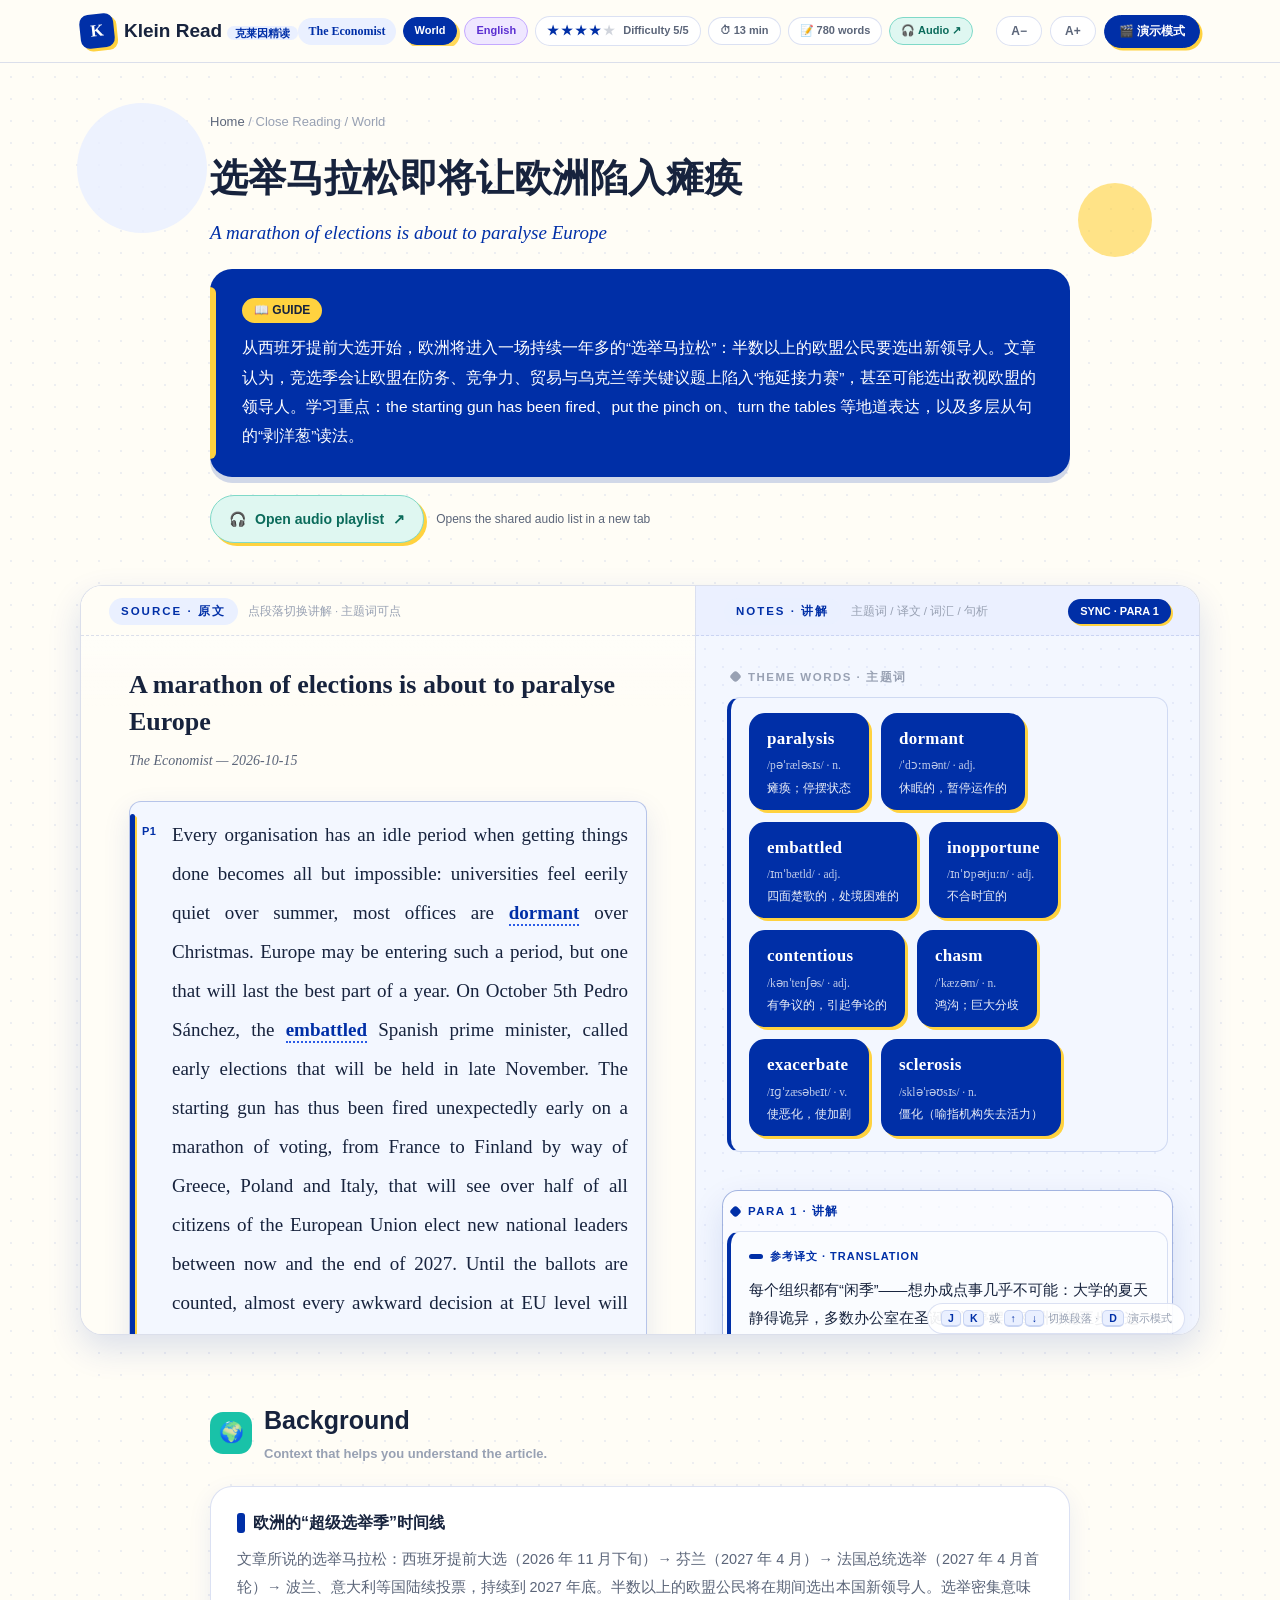
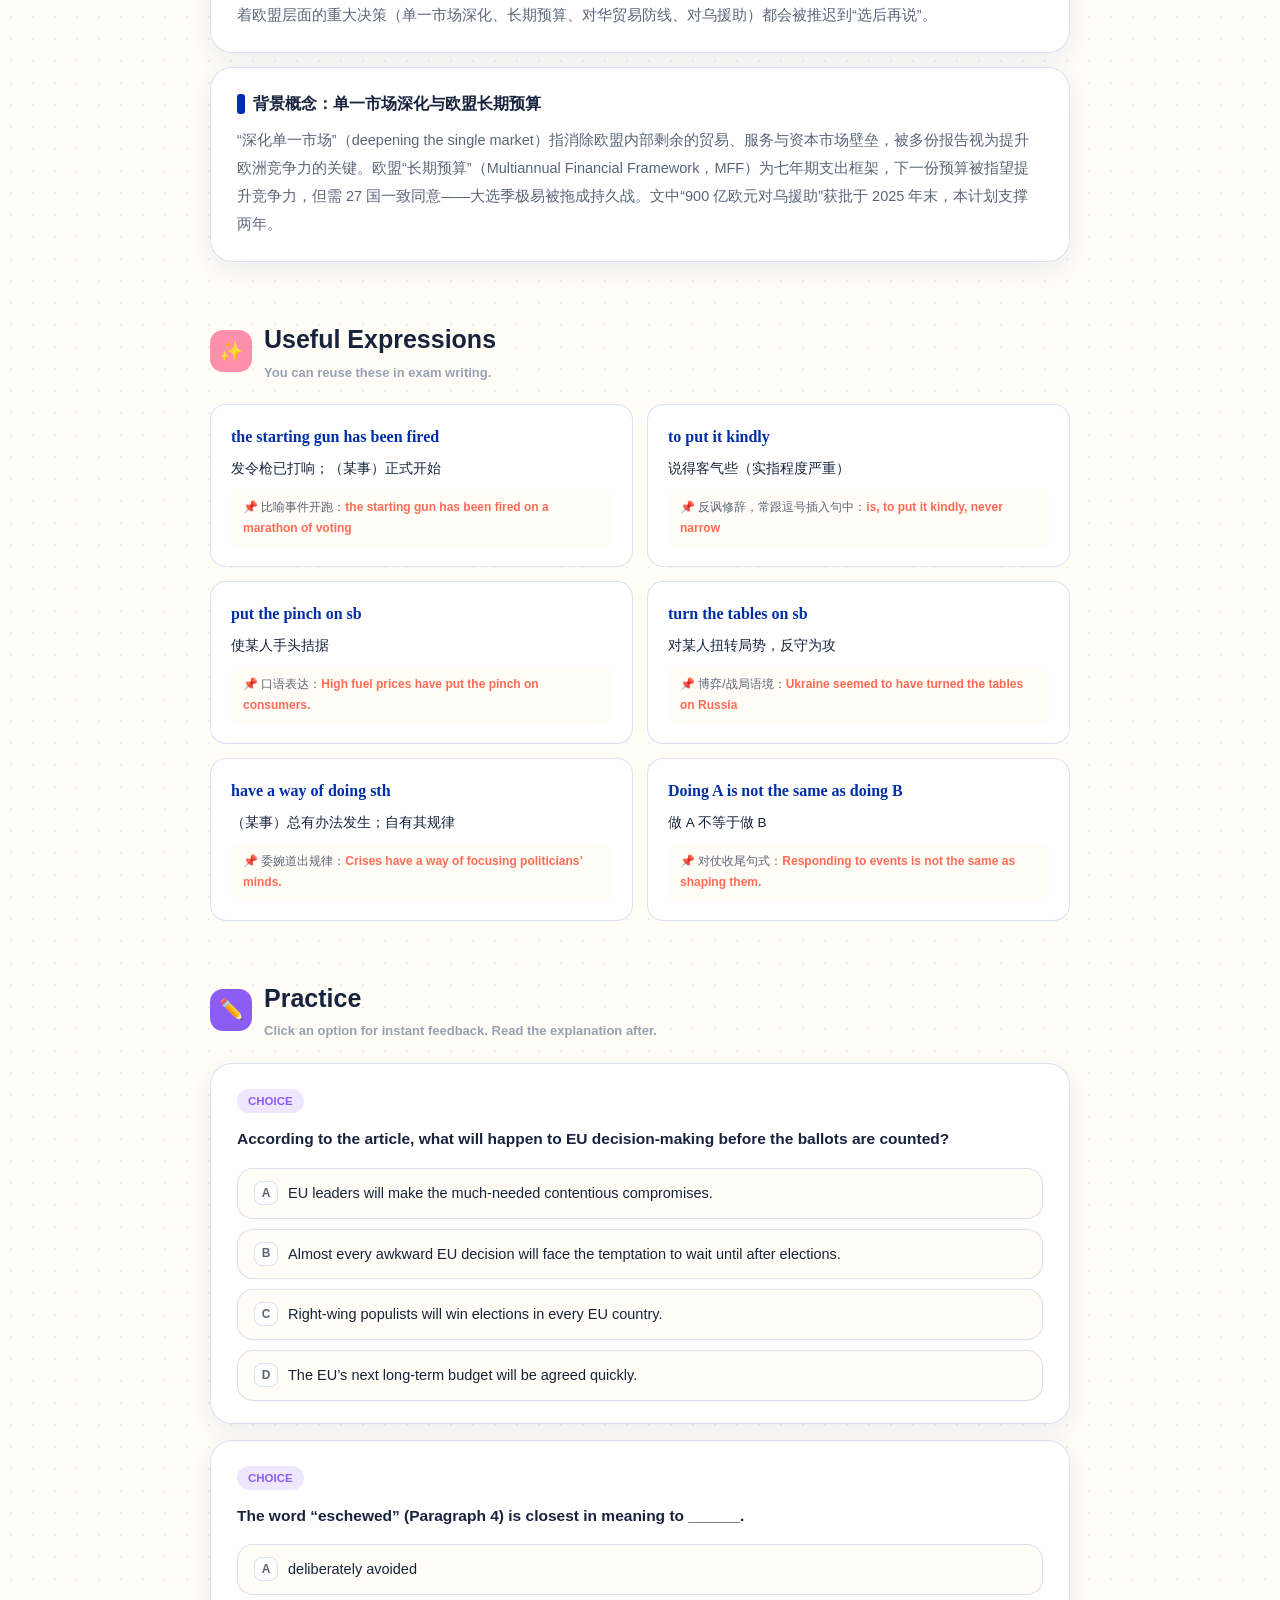
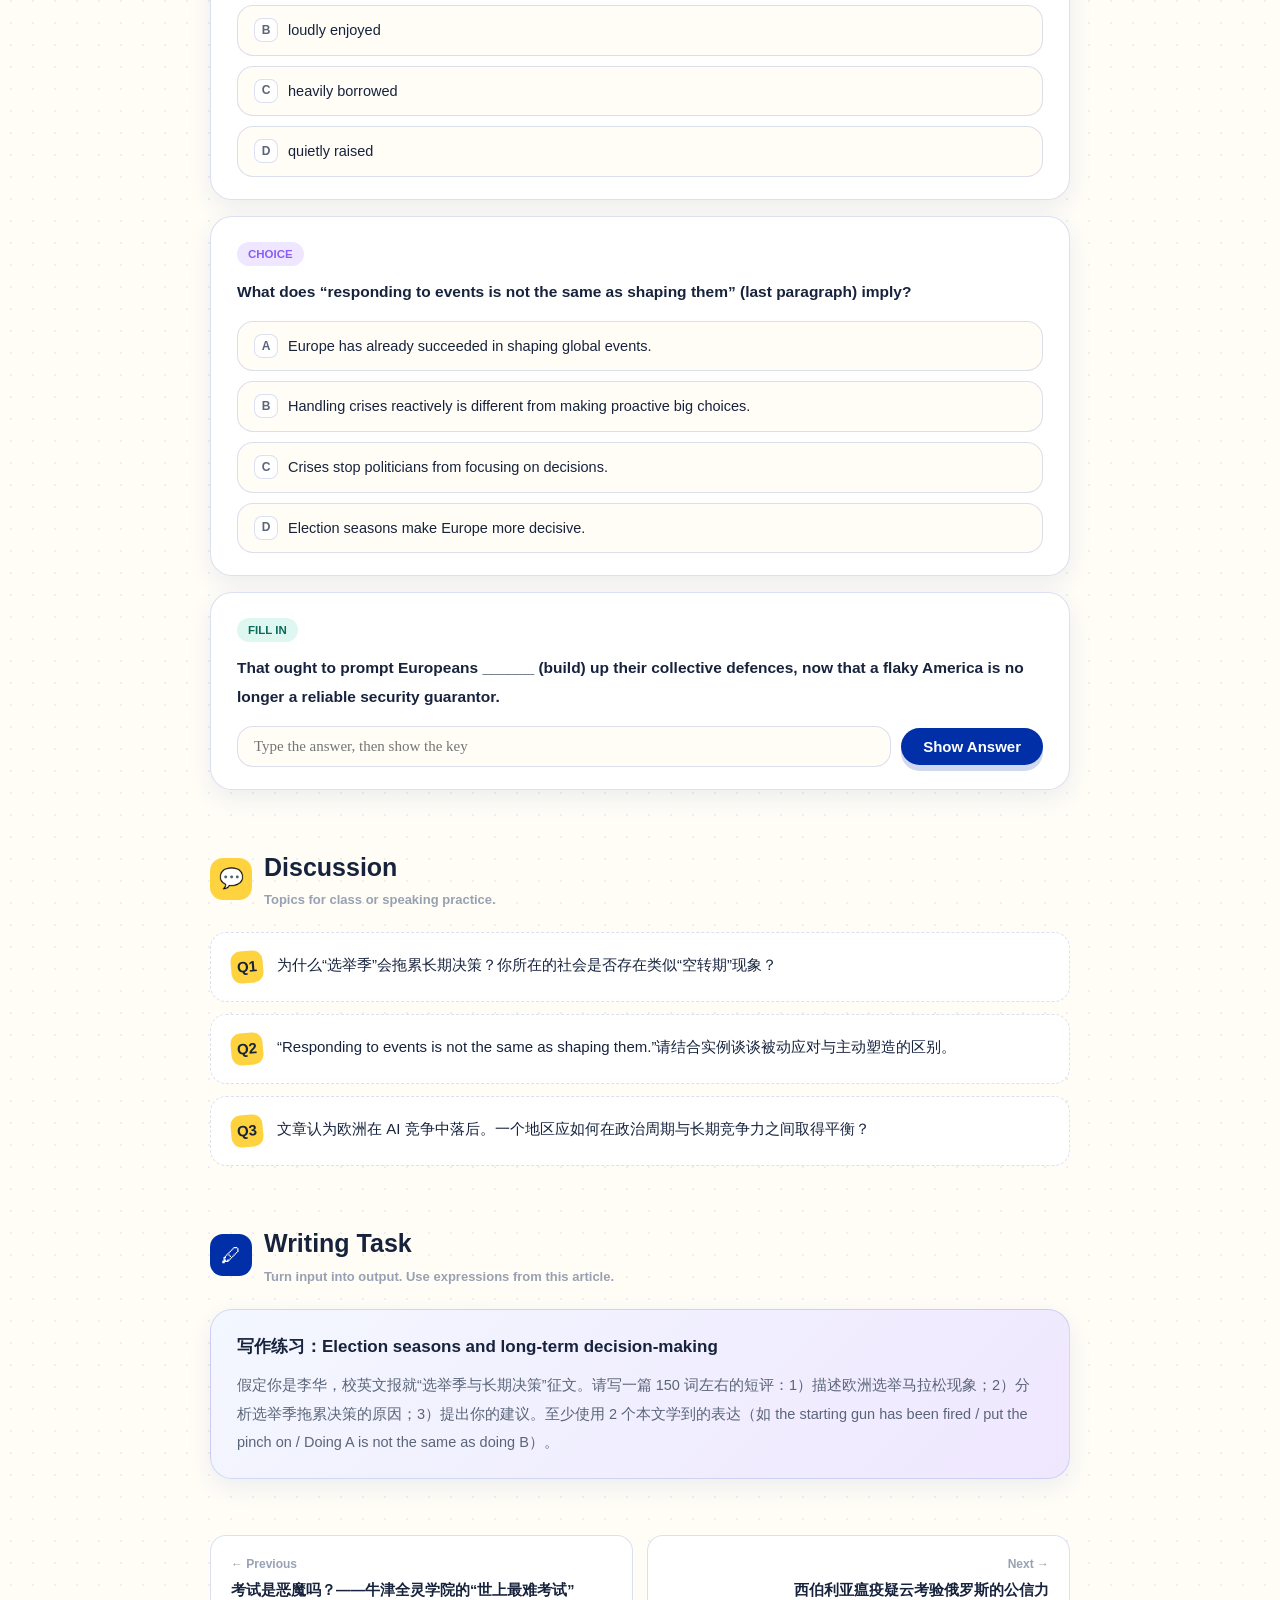
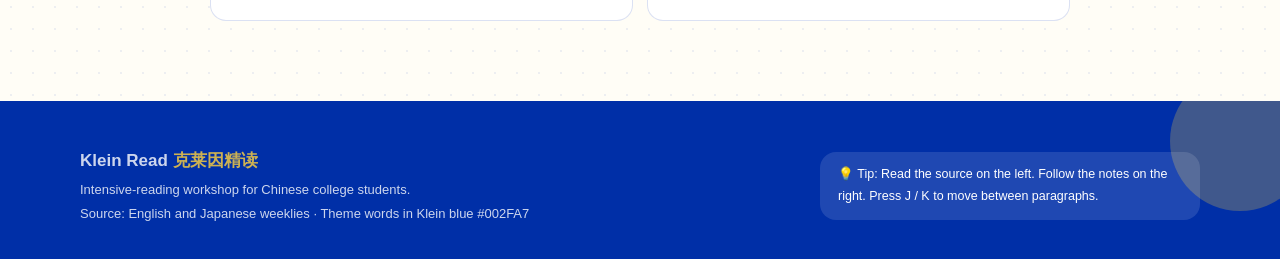
<file: articles/004-europe-election-paralysis.html>
<!DOCTYPE html>
<html lang="en">
<head>
<meta charset="UTF-8">
<meta name="viewport" content="width=device-width, initial-scale=1.0">
<title>选举马拉松即将让欧洲陷入瘫痪 · Klein Read</title>
<meta name="description" content="Klein Read intensive-reading page: 选举马拉松即将让欧洲陷入瘫痪">
<link rel="icon" type="image/svg+xml" href="../favicon.svg">
<link rel="stylesheet" href="../css/style.css">
</head>
<body>
<div class="progress-bar"></div>

<header class="topbar">
  <div class="container topbar-inner">
    <a class="logo" href="../index.html">
      <span class="logo-mark">K</span>
      <span>Klein Read <span class="logo-sub">克莱因精读</span></span>
    </a>
    <div class="top-meta">
      <span class="card-source">The Economist</span>
      <span class="chip chip-theme" style="font-size:11px;padding:3px 11px">World</span>
      <span class="chip chip-violet" style="font-size:11px;padding:3px 11px">English</span>
      <span class="chip" style="font-size:11px;padding:3px 11px"><span class="stars">★★★★<span class="off">★</span></span> Difficulty 5/5</span>
      <span class="chip" style="font-size:11px;padding:3px 11px">⏱ 13 min</span>
      <span class="chip" style="font-size:11px;padding:3px 11px">📝 780 words</span><a class="chip audio-chip" href="https://monkfishare.gitlab.io/econaudio/" target="_blank" rel="noopener noreferrer" title="Opens the shared audio list in a new tab" aria-label="Open the shared audio list in a new tab">🎧 Audio ↗</a>
    </div>
    <div class="top-tools">
      <button class="tool" id="fontMinus" title="Decrease source font size">A−</button>
      <button class="tool" id="fontPlus" title="Increase source font size">A+</button>
      <button class="tool primary" id="demoToggle" title="Demo mode for screen recording (D)">🎬 演示模式</button>
    </div>
  </div>
</header>

<main>
  <!-- ============ Article header ============ -->
  <section class="article-hero">
    <div class="blob blob-1"></div>
    <div class="blob blob-2"></div>
    <div class="container-narrow" style="position:relative;z-index:2">
      <p class="breadcrumb"><a href="../index.html">Home</a> / Close Reading / World</p>
      <h1 lang="zh-CN">选举马拉松即将让欧洲陷入瘫痪</h1>
      <p class="title-en" lang="en">A marathon of elections is about to paralyse Europe</p>
      <div class="lead-card">
        <span class="lead-label">📖 GUIDE</span>
        <p lang="zh-CN">从西班牙提前大选开始，欧洲将进入一场持续一年多的“选举马拉松”：半数以上的欧盟公民要选出新领导人。文章认为，竞选季会让欧盟在防务、竞争力、贸易与乌克兰等关键议题上陷入“拖延接力赛”，甚至可能选出敌视欧盟的领导人。学习重点：the starting gun has been fired、put the pinch on、turn the tables 等地道表达，以及多层从句的“剥洋葱”读法。</p>
      </div><div class="article-audio"><a class="audio-cta-link" href="https://monkfishare.gitlab.io/econaudio/" target="_blank" rel="noopener noreferrer" aria-label="Open the shared audio list in a new tab"><span aria-hidden="true">🎧</span><span>Open audio playlist</span><span class="audio-arrow" aria-hidden="true">↗</span></a><span class="audio-open-note">Opens the shared audio list in a new tab</span></div>
    </div>
  </section>

  <!-- ============ Split view: source | notes ============ -->
  <div class="container">
    <section class="split-window" id="splitWindow">

      <!-- Left pane: source text -->
      <div class="pane-left" id="paneLeft">
        <div class="pane-head">
          <span class="label">SOURCE · 原文</span>
          <span class="hint">点段落切换讲解 · 主题词可点</span>
        </div>
        <div class="source-text">
          <h2 class="src-title" lang="en">A marathon of elections is about to paralyse Europe</h2>
          <p class="src-sub">The Economist — 2026-10-15</p>
          <p class="src-para" id="sp1" data-para="1" lang="en"><span class="para-no">P1</span> Every organisation has an idle period when getting things done becomes all but impossible: universities feel eerily quiet over summer, most offices are <span class="tword" data-word="dormant">dormant</span> over Christmas. Europe may be entering such a period, but one that will last the best part of a year. On October 5th Pedro Sánchez, the <span class="tword" data-word="embattled">embattled</span> Spanish prime minister, called early elections that will be held in late November. The starting gun has thus been fired unexpectedly early on a marathon of voting, from France to Finland by way of Greece, Poland and Italy, that will see over half of all citizens of the European Union elect new national leaders between now and the end of 2027. Until the ballots are counted, almost every awkward decision at EU level will come with an irresistible alternative: wait until after the election. A continent confronted by war, weak growth and geopolitical upheaval is headed into enduring political <span class="tword" data-word="paralysis">paralysis</span> at a painfully <span class="tword" data-word="inopportune">inopportune</span> moment.</p>
<p class="src-para" id="sp2" data-para="2" lang="en"><span class="para-no">P2</span> The gap between what Europe knows it ought to do and its willingness to do it is, <span class="tword" data-word="to put it kindly">to put it kindly</span>, never narrow. Reports arguing that it urgently needs to reform its economy, bolster its defence capabilities and reform the union itself ahead of its potential enlargement have resulted in more felled forests than an IKEA superstore. Alas, all their lofty recommendations will now have to wait. One election-bound politician after another will plead with fellow leaders that they cannot possibly make <span class="tword" data-word="contentious">contentious</span> compromises, for example on the much-needed deepening of the EU’s single market, in the run-up to voting. The end result will be a sort of relay race of political mañana-ism as one campaign ends and the next begins. Even after the ballots are counted, more uncertainty will follow: in many places right-wing populists with little love for the EU will either win elections or become <span class="tword" data-word="power broker">power brokers</span>.</p>
<p class="src-para" id="sp3" data-para="3" lang="en"><span class="para-no">P3</span> Thus the gap between Europe’s need to act and its ability to do so is becoming a veritable <span class="tword" data-word="chasm">chasm</span>. In part that is because the in-tray looks ever more daunting. Many of the old continent’s old problems remain unresolved even as new ones pile up. The EU is heading for winter with its lowest gas reserves since 2022, when Russia’s full-scale invasion of Ukraine triggered an energy crisis that never quite receded—and has been <span class="tword" data-word="exacerbated">exacerbated</span> by the war in Iran. High fuel prices have put the pinch on consumers. Europe’s solution to its economic woes has long been to import cut-rate wares from China while governments borrowed to fund generous welfare states without unduly taxing citizens.</p>
<p class="src-para" id="sp4" data-para="4" lang="en"><span class="para-no">P4</span> That strategy is falling apart. Cheap Chinese imports are now seen as predatory in ways that threaten Europe’s industrial base. On October 15th EU leaders will meet to discuss whether to erect trade defences against China. The cheap credit some countries used to fund their deficits is a thing of the past, too. France is facing a bond-market squeeze as creditors demand higher yields to accept the risk of lending to a country that has not balanced a budget in over five decades. Having <span class="tword" data-word="eschewed surpluses">eschewed</span> surpluses since the disco age, France is wildly unlikely to discover fiscal prudence before the first round of the presidential election in April. Even without elections the place seems barely governable, with students rioting for little discernible reason. Europe’s <span class="tword" data-word="navel-gazing">navel-gazing</span> causes it to fall behind a bit more every day. While China and America are vying for supremacy in artificial intelligence, Europe has no model anywhere near the cutting edge. The EU’s next long-term budget is meant to boost its competitiveness, but a deal could be delayed amid overlapping campaign seasons.</p>
<p class="src-para" id="sp5" data-para="5" lang="en"><span class="para-no">P5</span> None of this is entirely new: a union of many democracies inevitably entails a lot of voting. But geopolitical threats ought to concentrate European minds on how to make decisions, even as elections come and go. After a summer when Ukraine seemed to have <span class="tword" data-word="turn the tables">turned the tables</span> on Russia, it is once again being battered as winter looms. A €90bn ($101bn) slug of EU aid approved in late 2025 was meant to last two years. It now looks like more will be needed sooner. Vladimir Putin appears to have ambitions beyond Ukraine; intelligence agencies predict ever more hybrid attacks designed to sow discord within NATO. That ought to prompt Europeans to build up their collective defences, now that a <span class="tword" data-word="flaky">flaky</span> America is no longer a reliable security guarantor. Instead, Spain’s prime minister is campaigning on his refusal to do so. Spaniards will spend the next two months arguing about housing, and then forming a probably unstable coalition. Mr Putin is unlikely to stop blowing things up while Europe deals with its problems.</p>
<p class="src-para" id="sp6" data-para="6" lang="en"><span class="para-no">P6</span> The <span class="tword" data-word="paralysis">paralysis</span> that overcomes the European project when its politicians are out campaigning is one risk. Another is that the winners of the elections may rip up the blueprints. Spain’s election will not change Europe much, though it will probably oust the only socialist politician to lead one of its big countries. Few will notice which parties win in Finland in April. But Poland and particularly France could vote in populist-right leaders who so loathe the EU that it is hard to see how the bloc could remain effective. Marine Le Pen, the front-runner in French polls, wants to defund the union and cut back support to Ukraine.</p>
<p class="src-para" id="sp7" data-para="7" lang="en"><span class="para-no">P7</span> Europe hardly needs elections to lapse into <span class="tword" data-word="sclerosis">sclerosis</span>. The urgency deficit has been evident throughout the past year, a period with few elections. And the string of ballots will not bring Europe entirely to a halt. Summits of EU leaders will still be held, regulations crafted, communiqués issued and so on. Crises have a way of focusing politicians’ minds even when they have one eye on the campaign trail. But responding to events is not the same as shaping them. At precisely the moment Europe needs to make big choices—on defence, competitiveness, trade and Ukraine—its leaders may be about to retreat into their political crouches and, for many months, make none at all.</p>
        </div>
      </div>

      <!-- Right pane: study notes -->
      <div class="pane-right" id="paneRight">
        <div class="pane-head">
          <span class="label">NOTES · 讲解</span>
          <span class="hint">主题词 / 译文 / 词汇 / 句析</span>
          <span class="sync-pill" id="syncPill">SYNC · PARA 1</span>
        </div>
        <div class="notes-stream">
          <div class="note-group theme-group">
            <div class="ng-head">THEME WORDS · 主题词</div>
            <div class="note-card nc-theme">
              <div class="theme-words"><div class="theme-word-card"><span class="w">paralysis</span><span class="ph">/pəˈræləsɪs/ · n.</span><span class="m">瘫痪；停摆状态</span></div>
<div class="theme-word-card"><span class="w">dormant</span><span class="ph">/ˈdɔːmənt/ · adj.</span><span class="m">休眠的，暂停运作的</span></div>
<div class="theme-word-card"><span class="w">embattled</span><span class="ph">/ɪmˈbætld/ · adj.</span><span class="m">四面楚歌的，处境困难的</span></div>
<div class="theme-word-card"><span class="w">inopportune</span><span class="ph">/ɪnˈɒpətjuːn/ · adj.</span><span class="m">不合时宜的</span></div>
<div class="theme-word-card"><span class="w">contentious</span><span class="ph">/kənˈtenʃəs/ · adj.</span><span class="m">有争议的，引起争论的</span></div>
<div class="theme-word-card"><span class="w">chasm</span><span class="ph">/ˈkæzəm/ · n.</span><span class="m">鸿沟；巨大分歧</span></div>
<div class="theme-word-card"><span class="w">exacerbate</span><span class="ph">/ɪɡˈzæsəbeɪt/ · v.</span><span class="m">使恶化，使加剧</span></div>
<div class="theme-word-card"><span class="w">sclerosis</span><span class="ph">/skləˈrəʊsɪs/ · n.</span><span class="m">僵化（喻指机构失去活力）</span></div></div>
            </div>
          </div>
          <div class="note-group" id="ng1" data-para="1"><div class="ng-head">PARA 1 · 讲解</div><div class="note-card nc-tr"><div class="nc-title">参考译文 · TRANSLATION</div><p class="tr-text" lang="zh-CN">每个组织都有“闲季”——想办成点事几乎不可能：大学的夏天静得诡异，多数办公室在圣诞期间停摆。欧洲可能正步入这样一个时期，只不过要持续将近一年。10 月 5 日，四面楚歌的西班牙首相佩德罗·桑切斯宣布提前大选，投票将于 11 月下旬举行。一场选举马拉松由此意外提前鸣枪——从法国到芬兰，途经希腊、波兰和意大利，到 2027 年底之前，半数以上的欧盟公民都将选出本国新领导人。在计票结束前，欧盟层面几乎所有棘手决策都会附带一个让人无法抗拒的备选项：等选完再说。一个正面对战争、疲弱增长与地缘政治剧变的大陆，却在一个痛苦的不合时宜时刻，陷入持久的政治瘫痪。</p></div><div class="note-card nc-words"><div class="nc-title">本段词汇 · WORDS</div><div class="w-item"><span class="w">idle</span><span class="pos">adj.</span><span class="m">闲置的；停滞的</span></div><div class="w-note">💡 an idle period 闲季；idle 也可形容机器“闲置”、人“无所事事”</div><div class="w-item"><span class="w">dormant</span><span class="pos">adj.</span><span class="m">休眠的，暂停运作的</span></div><div class="w-note">💡 常见搭配：lie dormant 蛰伏；dormant volcano 休眠火山</div><div class="w-item"><span class="w">embattled</span><span class="pos">adj.</span><span class="m">四面楚歌的，处境困难的</span></div><div class="w-note">💡 新闻高频：the embattled prime minister 四面楚歌的首相</div><div class="w-item"><span class="w">paralysis</span><span class="pos">n.</span><span class="m">瘫痪；停摆状态</span></div><div class="w-note">💡 political paralysis 政治瘫痪；动词 paralyse</div><div class="w-item"><span class="w">inopportune</span><span class="pos">adj.</span><span class="m">不合时宜的</span></div><div class="w-note">💡 in- + opportune（恰好的）；a painfully inopportune moment 痛苦的不合时宜时刻</div></div><div class="note-card nc-analysis"><div class="nc-title">长难句解析 · ANALYSIS</div><p class="sent-quote">The starting gun has thus been fired unexpectedly early on a marathon of voting, from France to Finland by way of Greece, Poland and Italy, that will see over half of all citizens of the European Union elect new national leaders between now and the end of 2027.</p><div class="struct-line"><span class="struct-tag t-main">主句</span><span class="struct-text">The starting gun has thus been fired unexpectedly early on a marathon of voting —— 主句：选举马拉松提前鸣枪（比喻）</span></div><div class="struct-line"><span class="struct-tag t-phrase">短语</span><span class="struct-text">from France to Finland by way of Greece, Poland and Italy —— 插入的地点范围，说明选战跨度</span></div><div class="struct-line"><span class="struct-tag t-clause">从句</span><span class="struct-text">that will see over half ... elect ... —— 定语从句修饰 marathon；see + 宾语 + 动词原形 = 见证……做……</span></div><div class="struct-line"><span class="struct-tag t-tip">考点</span><span class="struct-text">写作迁移：the starting gun has been fired on ...（……正式开跑）+ see + 宾语 + do（见证……）是新闻英语高分组合。</span></div><p class="sent-quote">A continent confronted by war, weak growth and geopolitical upheaval is headed into enduring political paralysis at a painfully inopportune moment.</p><div class="struct-line"><span class="struct-tag t-main">主句</span><span class="struct-text">A continent is headed into enduring political paralysis —— 主干：一个大陆正走向持久的政治瘫痪</span></div><div class="struct-line"><span class="struct-tag t-phrase">短语</span><span class="struct-text">confronted by war, weak growth and geopolitical upheaval —— 过去分词短语后置定语，三项排比</span></div><div class="struct-line"><span class="struct-tag t-tip">考点</span><span class="struct-text">分词后置定语 + 名词排比是《经济学人》标志性句式，写作模仿可显著提升质感。</span></div></div></div>
<div class="note-group" id="ng2" data-para="2"><div class="ng-head">PARA 2 · 讲解</div><div class="note-card nc-tr"><div class="nc-title">参考译文 · TRANSLATION</div><p class="tr-text" lang="zh-CN">欧洲“明知该做什么”与“愿不愿意做”之间的差距，客气地说，从来就不小。那些敦促欧洲赶紧改革经济、强化防务、并在潜在扩员前改革欧盟本身的报告，用掉的纸比一家宜家大卖场还多。可惜，所有这些高远的建议现在都得排队等候。一位又一位即将参选的政客会向同僚恳求：在投票前夕，他们绝不可能做出有争议的妥协——比如深化欧盟单一市场这种亟需之举。最终结果将是一场“明日复明日”的政治接力赛：一场竞选刚结束，下一场就开始了。即使计票结束，更多不确定性仍会接踵而至：在许多国家，对欧盟没什么好感的右翼民粹主义者要么赢得选举，要么成为权力掮客。</p></div><div class="note-card nc-words"><div class="nc-title">本段词汇 · WORDS</div><div class="w-item"><span class="w">to put it kindly</span><span class="pos">phr.</span><span class="m">说得客气些（实指差距很大）</span></div><div class="w-note">💡 反讽修辞：客气说法背后是“相当之大”</div><div class="w-item"><span class="w">lofty</span><span class="pos">adj.</span><span class="m">高远的；高高在上的</span></div><div class="w-note">💡 lofty recommendations 高远的建议（略带讽刺：难以落地）</div><div class="w-item"><span class="w">contentious</span><span class="pos">adj.</span><span class="m">有争议的，引起争论的</span></div><div class="w-note">💡 contentious compromise/debate/issue 有争议的妥协/辩论/议题</div><div class="w-item"><span class="w">power broker</span><span class="pos">n.</span><span class="m">权力掮客，政治掮客</span></div><div class="w-note">💡 broker 本义“经纪人”；coalition 联合政府语境常用</div><div class="w-item"><span class="w">mañana-ism</span><span class="pos">n.</span><span class="m">明日复明日的拖延主义</span></div><div class="w-note">💡 文化梗：mañana 西班牙语“明天”，讽刺南欧拖延作风</div></div><div class="note-card nc-analysis"><div class="nc-title">长难句解析 · ANALYSIS</div><p class="sent-quote">The end result will be a sort of relay race of political mañana-ism as one campaign ends and the next begins.</p><div class="struct-line"><span class="struct-tag t-main">主句</span><span class="struct-text">The end result will be a sort of relay race of political mañana-ism —— 主句：结果是一场拖延主义接力赛</span></div><div class="struct-line"><span class="struct-tag t-clause">从句</span><span class="struct-text">as one campaign ends and the next begins —— as 引导时间/方式状语：“随着一场竞选结束、下一场开始”</span></div><div class="struct-line"><span class="struct-tag t-tip">考点</span><span class="struct-text">a relay race of ...（……的接力赛）是生动比喻，可仿写：a relay race of promises/bailouts。</span></div></div></div>
<div class="note-group" id="ng3" data-para="3"><div class="ng-head">PARA 3 · 讲解</div><div class="note-card nc-tr"><div class="nc-title">参考译文 · TRANSLATION</div><p class="tr-text" lang="zh-CN">于是，欧洲“需要行动”与“能够行动”之间的差距正变成一道真正的鸿沟。部分原因在于待办清单愈发令人望而生畏。旧大陆的许多旧问题悬而未决，新问题又堆积如山。欧盟正带着 2022 年以来最低的天然气储备入冬——那一年俄罗斯全面入侵乌克兰引发了能源危机，危机从未真正消退，又被伊朗战争加剧。高企的燃料价格让消费者手头拮据。欧洲应对经济困境的方案，长期以来一直是从中国进口廉价商品，同时让政府举债维持慷慨的福利国家，而不必对公民过度征税。</p></div><div class="note-card nc-words"><div class="nc-title">本段词汇 · WORDS</div><div class="w-item"><span class="w">chasm</span><span class="pos">n.</span><span class="m">鸿沟；巨大分歧</span></div><div class="w-note">💡 a veritable chasm 真正的鸿沟；veritable = 名副其实的、十足的</div><div class="w-item"><span class="w">daunting</span><span class="pos">adj.</span><span class="m">令人望而生畏的</span></div><div class="w-note">💡 a daunting task/in-tray 令人望而生畏的任务/待办堆</div><div class="w-item"><span class="w">exacerbate</span><span class="pos">v.</span><span class="m">使恶化，使加剧</span></div><div class="w-note">💡 = worsen/aggravate；名词 exacerbation；写作高频</div><div class="w-item"><span class="w">recede</span><span class="pos">v.</span><span class="m">消退；后退</span></div><div class="w-note">💡 crisis never quite receded 危机从未真正消退；反义 recede ← surge</div><div class="w-item"><span class="w">put the pinch on</span><span class="pos">phr.</span><span class="m">使（某人）手头拮据</span></div><div class="w-note">💡 口语表达：High prices put the pinch on consumers</div></div><div class="note-card nc-analysis"><div class="nc-title">长难句解析 · ANALYSIS</div><p class="sent-quote">The EU is heading for winter with its lowest gas reserves since 2022, when Russia’s full-scale invasion of Ukraine triggered an energy crisis that never quite receded—and has been exacerbated by the war in Iran.</p><div class="struct-line"><span class="struct-tag t-main">主句</span><span class="struct-text">The EU is heading for winter with its lowest gas reserves since 2022 —— 主句：欧盟正以 2022 年以来最低储备入冬</span></div><div class="struct-line"><span class="struct-tag t-clause">从句</span><span class="struct-text">when Russia’s full-scale invasion ... triggered an energy crisis —— when 引导非限制性定语从句，补充 2022 年背景</span></div><div class="struct-line"><span class="struct-tag t-clause">从句</span><span class="struct-text">that never quite receded—and has been exacerbated ... —— 第二层定语从句修饰 crisis，含两个并列谓语（has receded / has been exacerbated）</span></div><div class="struct-line"><span class="struct-tag t-tip">考点</span><span class="struct-text">多层从句“剥洋葱”读法：主句 → when 从句 → that 从句，每层只抓主谓。写作注意同句嵌套勿超过两层。</span></div></div></div>
<div class="note-group" id="ng4" data-para="4"><div class="ng-head">PARA 4 · 讲解</div><div class="note-card nc-tr"><div class="nc-title">参考译文 · TRANSLATION</div><p class="tr-text" lang="zh-CN">这一策略正在崩塌。中国廉价进口如今被视为掠夺性行为，威胁着欧洲的工业基础。10 月 15 日，欧盟领导人将开会讨论是否对中国构筑贸易防线。一些国家用来为赤字融资的廉价信贷也一去不复返。法国正面临债券市场挤压：债权人要求更高收益率，才肯承担借钱给一个五十多年没平衡过预算的国家的风险。自迪斯科年代以来就与财政盈余无缘的法国，在 4 月总统选举首轮之前几乎不可能突然学会量入为出。就算没有选举，这个国家也近乎难以治理——学生们正为一些几乎没人看得懂的理由闹事。欧洲的自我陶醉让它每天都在落后一点点。当中美两国在人工智能领域争夺霸主地位时，欧洲没有任何接近前沿的模式。欧盟的下一份长期预算本应提升竞争力，但在竞选季层层叠加之际，协议可能被推迟。</p></div><div class="note-card nc-words"><div class="nc-title">本段词汇 · WORDS</div><div class="w-item"><span class="w">predatory</span><span class="pos">adj.</span><span class="m">掠夺性的；捕食性的</span></div><div class="w-note">💡 predatory pricing 掠夺性定价；文中指“以倾销方式打击工业”</div><div class="w-item"><span class="w">deficit</span><span class="pos">n.</span><span class="m">赤字；逆差</span></div><div class="w-note">💡 fund their deficits 为赤字融资；budget/trade deficit 预算/贸易赤字</div><div class="w-item"><span class="w">eschew</span><span class="pos">v.</span><span class="m">（有意）避开，戒绝</span></div><div class="w-note">💡 书面语 = deliberately avoid；eschew surpluses 与盈余无缘（反讽）</div><div class="w-item"><span class="w">fiscal prudence</span><span class="pos">n.phr.</span><span class="m">财政审慎，量入为出</span></div><div class="w-note">💡 fiscal 财政的；prudence 审慎；反义 fiscal profligacy 挥霍</div><div class="w-item"><span class="w">navel-gazing</span><span class="pos">n.</span><span class="m">自我陶醉式的内省（贬）</span></div><div class="w-note">💡 文化梗：盯着自己肚脐眼看 = 自恋式空想，讽欧洲自我中心</div></div><div class="note-card nc-analysis"><div class="nc-title">长难句解析 · ANALYSIS</div><p class="sent-quote">France is facing a bond-market squeeze as creditors demand higher yields to accept the risk of lending to a country that has not balanced a budget in over five decades.</p><div class="struct-line"><span class="struct-tag t-main">主句</span><span class="struct-text">France is facing a bond-market squeeze —— 主句：法国正面临债券市场挤压</span></div><div class="struct-line"><span class="struct-tag t-clause">从句</span><span class="struct-text">as creditors demand higher yields —— as 引导原因状语（= because）</span></div><div class="struct-line"><span class="struct-tag t-phrase">短语</span><span class="struct-text">to accept the risk of lending to a country —— 不定式表目的；lend to 借钱给……</span></div><div class="struct-line"><span class="struct-tag t-clause">从句</span><span class="struct-text">that has not balanced a budget in over five decades —— 定语从句修饰 country；balance a budget 平衡预算</span></div><div class="struct-line"><span class="struct-tag t-tip">考点</span><span class="struct-text">一句话四层结构（主句+原因+目的+定语）是《经济学人》常态。写作时控制在两层以内，读起来更友好。</span></div></div></div>
<div class="note-group" id="ng5" data-para="5"><div class="ng-head">PARA 5 · 讲解</div><div class="note-card nc-tr"><div class="nc-title">参考译文 · TRANSLATION</div><p class="tr-text" lang="zh-CN">这一切并非全新：一个由众多民主国家组成的联盟，必然伴随大量投票。但地缘政治威胁理应让欧洲人集中思考如何决策，无论选举来来去去。在一个乌克兰似乎已扭转对俄局势的夏天之后，冬天将至，乌克兰又一次遭到重创。2025 年末批准的 900 亿欧元（1010 亿美元）欧盟援助本应撑两年，现在看来更早就会捉襟见肘。弗拉基米尔·普京的野心似乎不止乌克兰；情报机构预测，旨在北约内部制造纷争的混合攻击会越来越多。这理应促使欧洲人建立集体防务——既然反复无常的美国已不再是可靠的安全担保人。然而，西班牙首相却以拒绝这样做作为竞选纲领。西班牙人接下来两个月会争论住房问题，然后组建一个多半不稳定的联合政府。而普京先生不太可能在欧洲处理自身问题期间，就停止“炸东西”。</p></div><div class="note-card nc-words"><div class="nc-title">本段词汇 · WORDS</div><div class="w-item"><span class="w">turn the tables</span><span class="pos">phr.</span><span class="m">扭转局势，反客为主</span></div><div class="w-note">💡 turn the tables on sb 对某人反守为攻；体育/博弈语境常用</div><div class="w-item"><span class="w">batter</span><span class="pos">v.</span><span class="m">重创，连续猛击</span></div><div class="w-note">💡 be battered 遭到重创；比 hit 更猛烈、持续</div><div class="w-item"><span class="w">sow discord</span><span class="pos">phr.</span><span class="m">制造纷争，挑拨离间</span></div><div class="w-note">💡 sow 播种；discord 不和；写作高频搭配</div><div class="w-item"><span class="w">flaky</span><span class="pos">adj.</span><span class="m">反复无常的，不靠谱的（口语）</span></div><div class="w-note">💡 a flaky ally 不靠谱的盟友；新闻中带贬义的口语化形容</div><div class="w-item"><span class="w">guarantor</span><span class="pos">n.</span><span class="m">担保人，保障者</span></div><div class="w-note">💡 security guarantor 安全担保人；guarantee 作动词/名词</div></div><div class="note-card nc-analysis"><div class="nc-title">长难句解析 · ANALYSIS</div><p class="sent-quote">That ought to prompt Europeans to build up their collective defences, now that a flaky America is no longer a reliable security guarantor.</p><div class="struct-line"><span class="struct-tag t-main">主句</span><span class="struct-text">That ought to prompt Europeans to build up their collective defences —— 主句：这理应促使欧洲人建立集体防务</span></div><div class="struct-line"><span class="struct-tag t-clause">从句</span><span class="struct-text">now that a flaky America is no longer ... —— now that 引导原因状语：“既然/如今……”</span></div><div class="struct-line"><span class="struct-tag t-tip">考点</span><span class="struct-text">prompt sb to do sth（促使某人做）+ now that 从句（既然）= 因果论证黄金句式，四六级写作直接可用。</span></div></div></div>
<div class="note-group" id="ng6" data-para="6"><div class="ng-head">PARA 6 · 讲解</div><div class="note-card nc-tr"><div class="nc-title">参考译文 · TRANSLATION</div><p class="tr-text" lang="zh-CN">政客们外出竞选时笼罩欧洲工程的瘫痪是一种风险。另一种风险是：选举的赢家可能撕毁蓝图。西班牙大选不会太大改变欧洲，尽管它很可能赶走欧洲大国中唯一一位社会党籍领导人。4 月芬兰哪个政党胜选，没多少人会留意。但波兰、尤其是法国，可能选出敌视欧盟到令人看不清这个联盟还如何有效运转的右翼民粹领导人。在法国民调中领跑的玛丽娜·勒庞，想要给欧盟断供资金，并削减对乌克兰的支持。</p></div><div class="note-card nc-words"><div class="nc-title">本段词汇 · WORDS</div><div class="w-item"><span class="w">oust</span><span class="pos">v.</span><span class="m">赶下台，驱逐</span></div><div class="w-note">💡 oust sb from power/post 把某人赶下台；名词 ouster</div><div class="w-item"><span class="w">front-runner</span><span class="pos">n.</span><span class="m">（选举）领跑者</span></div><div class="w-note">💡 体育引申：the front-runner in polls 民调领跑者</div><div class="w-item"><span class="w">loathe</span><span class="pos">v.</span><span class="m">厌恶，深恶痛绝</span></div><div class="w-note">💡 比 hate 更强、更书面；形容词 loathsome</div><div class="w-item"><span class="w">defund</span><span class="pos">v.</span><span class="m">切断资金，断供</span></div><div class="w-note">💡 de- + fund；近年政治高频：defund the union/programme</div><div class="w-item"><span class="w">bloc</span><span class="pos">n.</span><span class="m">（政治）集团，联盟</span></div><div class="w-note">💡 the EU bloc 欧盟集团；Eastern bloc 东方集团（冷战语境）</div></div><div class="note-card nc-analysis"><div class="nc-title">长难句解析 · ANALYSIS</div><p class="sent-quote">But Poland and particularly France could vote in populist-right leaders who so loathe the EU that it is hard to see how the bloc could remain effective.</p><div class="struct-line"><span class="struct-tag t-main">主句</span><span class="struct-text">Poland and particularly France could vote in populist-right leaders —— 主句：两国可能“投票选出”民粹右翼领导人（vote in = 选举产生）</span></div><div class="struct-line"><span class="struct-tag t-clause">从句</span><span class="struct-text">who so loathe the EU that ... —— 定语从句内嵌 so ... that ... 结果结构：“厌恶欧盟到……的程度”</span></div><div class="struct-line"><span class="struct-tag t-clause">从句</span><span class="struct-text">it is hard to see how the bloc could remain effective —— that 结果从句；how 引导宾语从句，双重嵌套</span></div><div class="struct-line"><span class="struct-tag t-tip">考点</span><span class="struct-text">so + 形容词/副词 + that 从句表结果；注意本句在定语从句内部再嵌一层 how 从句——先拆 who 从句，再拆 that 从句。</span></div></div></div>
<div class="note-group" id="ng7" data-para="7"><div class="ng-head">PARA 7 · 讲解</div><div class="note-card nc-tr"><div class="nc-title">参考译文 · TRANSLATION</div><p class="tr-text" lang="zh-CN">欧洲不举行选举也照样容易陷入僵化。过去一年选举不多，“紧迫感赤字”却随处可见。而一连串投票也不会让欧洲彻底停摆。欧盟峰会照开，法规照拟，公报照发。危机往往能集中政客的心思——哪怕他们另一只眼还盯着竞选之路。但被动应对事态，与主动塑造事态是两回事。恰在欧洲需要就防务、竞争力、贸易与乌克兰做出重大抉择之际，领导人们可能正要缩回他们的政治蹲伏姿态，在此后许多个月里，什么决定也不做。</p></div><div class="note-card nc-words"><div class="nc-title">本段词汇 · WORDS</div><div class="w-item"><span class="w">sclerosis</span><span class="pos">n.</span><span class="m">僵化（喻指机构失去活力）</span></div><div class="w-note">💡 lapse into sclerosis 陷入僵化；医学本义“硬化”，政治语境喻指僵化</div><div class="w-item"><span class="w">lapse into</span><span class="pos">phr.v.</span><span class="m">陷入（某种不良状态）</span></div><div class="w-note">💡 lapse into silence/chaos/inertia 陷入沉默/混乱/惰性</div><div class="w-item"><span class="w">communiqué</span><span class="pos">n.</span><span class="m">公报（官方联合声明）</span></div><div class="w-note">💡 summit communiqué 峰会公报；法语借词，重音在末音节</div><div class="w-item"><span class="w">campaign trail</span><span class="pos">n.phr.</span><span class="m">竞选巡回活动，竞选之路</span></div><div class="w-note">💡 on the campaign trail 在竞选路上；be out campaigning 外出竞选</div></div><div class="note-card nc-analysis"><div class="nc-title">长难句解析 · ANALYSIS</div><p class="sent-quote">But responding to events is not the same as shaping them.</p><div class="struct-line"><span class="struct-tag t-main">主句</span><span class="struct-text">responding to events is not the same as shaping them —— 主句：被动应对 ≠ 主动塑造</span></div><div class="struct-line"><span class="struct-tag t-tip">考点</span><span class="struct-text">动名词作主语 + the same as 比较结构；两组动名词对仗（responding / shaping）</span></div><div class="struct-line"><span class="struct-tag t-tip">考点</span><span class="struct-text">全文金句，短促有力。写作收尾段可用类似对仗短句升华：Doing A is not the same as doing B.</span></div></div></div>
        </div>
        <div class="kbd-hint"><kbd>J</kbd><kbd>K</kbd> 或 <kbd>↑</kbd><kbd>↓</kbd> 切换段落 · <kbd>D</kbd> 演示模式</div>
      </div>
    </section>
  </div>

  <!-- ============ Post-reading sections ============ -->
  <div class="container-narrow post-sections">
    <section class="block" id="background">
      <div class="block-head">
        <div class="block-icon" style="background:var(--mint);color:#fff">🌍</div>
        <div>
          <h2>Background</h2>
          <p class="sub">Context that helps you understand the article.</p>
        </div>
      </div>
      <div class="card bg-card"><h3>欧洲的“超级选举季”时间线</h3><p lang="zh-CN">文章所说的选举马拉松：西班牙提前大选（2026 年 11 月下旬）→ 芬兰（2027 年 4 月）→ 法国总统选举（2027 年 4 月首轮）→ 波兰、意大利等国陆续投票，持续到 2027 年底。半数以上的欧盟公民将在期间选出本国新领导人。选举密集意味着欧盟层面的重大决策（单一市场深化、长期预算、对华贸易防线、对乌援助）都会被推迟到“选后再说”。</p></div>
<div class="card bg-card"><h3>背景概念：单一市场深化与欧盟长期预算</h3><p lang="zh-CN">“深化单一市场”（deepening the single market）指消除欧盟内部剩余的贸易、服务与资本市场壁垒，被多份报告视为提升欧洲竞争力的关键。欧盟“长期预算”（Multiannual Financial Framework，MFF）为七年期支出框架，下一份预算被指望提升竞争力，但需 27 国一致同意——大选季极易被拖成持久战。文中“900 亿欧元对乌援助”获批于 2025 年末，本计划支撑两年。</p></div>
    </section>

    <section class="block" id="expressions">
      <div class="block-head">
        <div class="block-icon" style="background:var(--pink);color:#fff">✨</div>
        <div>
          <h2>Useful Expressions</h2>
          <p class="sub">You can reuse these in exam writing.</p>
        </div>
      </div>
      <div class="expr-grid"><div class="expr-card"><p class="en" lang="en">the starting gun has been fired</p><p class="cn" lang="zh-CN">发令枪已打响；（某事）正式开始</p><p class="use">📌 比喻事件开跑：<b>the starting gun has been fired on a marathon of voting</b></p></div>
<div class="expr-card"><p class="en" lang="en">to put it kindly</p><p class="cn" lang="zh-CN">说得客气些（实指程度严重）</p><p class="use">📌 反讽修辞，常跟逗号插入句中：<b>is, to put it kindly, never narrow</b></p></div>
<div class="expr-card"><p class="en" lang="en">put the pinch on sb</p><p class="cn" lang="zh-CN">使某人手头拮据</p><p class="use">📌 口语表达：<b>High fuel prices have put the pinch on consumers.</b></p></div>
<div class="expr-card"><p class="en" lang="en">turn the tables on sb</p><p class="cn" lang="zh-CN">对某人扭转局势，反守为攻</p><p class="use">📌 博弈/战局语境：<b>Ukraine seemed to have turned the tables on Russia</b></p></div>
<div class="expr-card"><p class="en" lang="en">have a way of doing sth</p><p class="cn" lang="zh-CN">（某事）总有办法发生；自有其规律</p><p class="use">📌 委婉道出规律：<b>Crises have a way of focusing politicians’ minds.</b></p></div>
<div class="expr-card"><p class="en" lang="en">Doing A is not the same as doing B</p><p class="cn" lang="zh-CN">做 A 不等于做 B</p><p class="use">📌 对仗收尾句式：<b>Responding to events is not the same as shaping them.</b></p></div></div>
    </section>

    <section class="block" id="quiz">
      <div class="block-head">
        <div class="block-icon" style="background:var(--violet);color:#fff">✏️</div>
        <div>
          <h2>Practice</h2>
          <p class="sub">Click an option for instant feedback. Read the explanation after.</p>
        </div>
      </div>
      
<div class="quiz-card card" data-answer="B">
  <span class="quiz-type choice">CHOICE</span>
  <p class="quiz-q">According to the article, what will happen to EU decision-making before the ballots are counted?</p>
  <div class="options"><button class="option"><span class="key">A</span><span>EU leaders will make the much-needed contentious compromises.</span></button><button class="option"><span class="key">B</span><span>Almost every awkward EU decision will face the temptation to wait until after elections.</span></button><button class="option"><span class="key">C</span><span>Right-wing populists will win elections in every EU country.</span></button><button class="option"><span class="key">D</span><span>The EU’s next long-term budget will be agreed quickly.</span></button></div>
  <div class="quiz-explain"><b>Explanation:</b> 第一段明确：计票之前，几乎所有棘手决策都附带一个诱人的备选项——“等选完再说”。A 与原文相反（政客会以选举为由拒绝妥协）；C 绝对化（in many places）；D 与末段“a deal could be delayed”相反。</div>
</div>

<div class="quiz-card card" data-answer="A">
  <span class="quiz-type choice">CHOICE</span>
  <p class="quiz-q">The word “eschewed” (Paragraph 4) is closest in meaning to ______.</p>
  <div class="options"><button class="option"><span class="key">A</span><span>deliberately avoided</span></button><button class="option"><span class="key">B</span><span>loudly enjoyed</span></button><button class="option"><span class="key">C</span><span>heavily borrowed</span></button><button class="option"><span class="key">D</span><span>quietly raised</span></button></div>
  <div class="quiz-explain"><b>Explanation:</b> eschew =（有意）避开、戒绝，= deliberately avoid。原文 Having eschewed surpluses since the disco age 是反讽：法国自迪斯科年代以来就与财政盈余无缘。</div>
</div>

<div class="quiz-card card" data-answer="B">
  <span class="quiz-type choice">CHOICE</span>
  <p class="quiz-q">What does “responding to events is not the same as shaping them” (last paragraph) imply?</p>
  <div class="options"><button class="option"><span class="key">A</span><span>Europe has already succeeded in shaping global events.</span></button><button class="option"><span class="key">B</span><span>Handling crises reactively is different from making proactive big choices.</span></button><button class="option"><span class="key">C</span><span>Crises stop politicians from focusing on decisions.</span></button><button class="option"><span class="key">D</span><span>Election seasons make Europe more decisive.</span></button></div>
  <div class="quiz-explain"><b>Explanation:</b> 结尾转折点题：峰会照开、公报照发只是被动应对（responding），而在防务、竞争力、贸易、乌克兰上做重大抉择才是主动塑造（shaping）——领导人们恰恰可能退缩不作为。</div>
</div>

<div class="quiz-card card" data-fill-answer="to build">
  <span class="quiz-type fill">FILL IN</span>
  <p class="quiz-q">That ought to prompt Europeans ______ (build) up their collective defences, now that a flaky America is no longer a reliable security guarantor.</p>
  <div class="fill-row">
    <input class="fill-input" type="text" placeholder="Type the answer, then show the key">
    <button class="btn btn-primary reveal-btn" style="padding:10px 22px">Show Answer</button>
  </div>
  <div class="quiz-explain"><b>Explanation:</b> prompt sb to do sth = 促使某人做某事。同类结构：encourage/urge sb to do。后半句 now that 引导原因状语：“既然/如今……”。</div>
</div>
    </section>

    <section class="block" id="discussion">
      <div class="block-head">
        <div class="block-icon" style="background:var(--lemon);color:var(--ink)">💬</div>
        <div>
          <h2>Discussion</h2>
          <p class="sub">Topics for class or speaking practice.</p>
        </div>
      </div>
      <div class="discuss-list"><div class="discuss-item"><span class="q-mark">Q1</span><p lang="zh-CN">为什么“选举季”会拖累长期决策？你所在的社会是否存在类似“空转期”现象？</p></div>
<div class="discuss-item"><span class="q-mark">Q2</span><p lang="zh-CN">“Responding to events is not the same as shaping them.”请结合实例谈谈被动应对与主动塑造的区别。</p></div>
<div class="discuss-item"><span class="q-mark">Q3</span><p lang="zh-CN">文章认为欧洲在 AI 竞争中落后。一个地区应如何在政治周期与长期竞争力之间取得平衡？</p></div></div>
    </section>

    <section class="block" id="writing">
      <div class="block-head">
        <div class="block-icon" style="background:var(--klein);color:#fff">🖊</div>
        <div>
          <h2>Writing Task</h2>
          <p class="sub">Turn input into output. Use expressions from this article.</p>
        </div>
      </div>
      <div class="card quiz-card write-card"><h3>写作练习：Election seasons and long-term decision-making</h3><p lang="zh-CN">假定你是李华，校英文报就“选举季与长期决策”征文。请写一篇 150 词左右的短评：1）描述欧洲选举马拉松现象；2）分析选举季拖累决策的原因；3）提出你的建议。至少使用 2 个本文学到的表达（如 the starting gun has been fired / put the pinch on / Doing A is not the same as doing B）。</p></div>
    </section>

    <nav class="pager"><a class="prev" href="005-allsouls-exam.html"><p class="dir">← Previous</p><p class="t">考试是恶魔吗？——牛津全灵学院的“世上最难考试”</p></a><a class="next" href="003-siberia-plague-scare.html"><p class="dir">Next →</p><p class="t">西伯利亚瘟疫疑云考验俄罗斯的公信力</p></a></nav>
  </div>
</main>

<footer class="footer">
  <div class="container footer-inner">
    <div>
      <p class="brand">Klein Read <span>克莱因精读</span></p>
      <p>Intensive-reading workshop for Chinese college students.<br>Source: English and Japanese weeklies · Theme words in Klein blue #002FA7</p>
    </div>
    <div class="tip">💡 Tip: Read the source on the left. Follow the notes on the right. Press J / K to move between paragraphs.</div>
  </div>
</footer>

<script src="../js/app.js"></script>
</body>
</html>
</file>
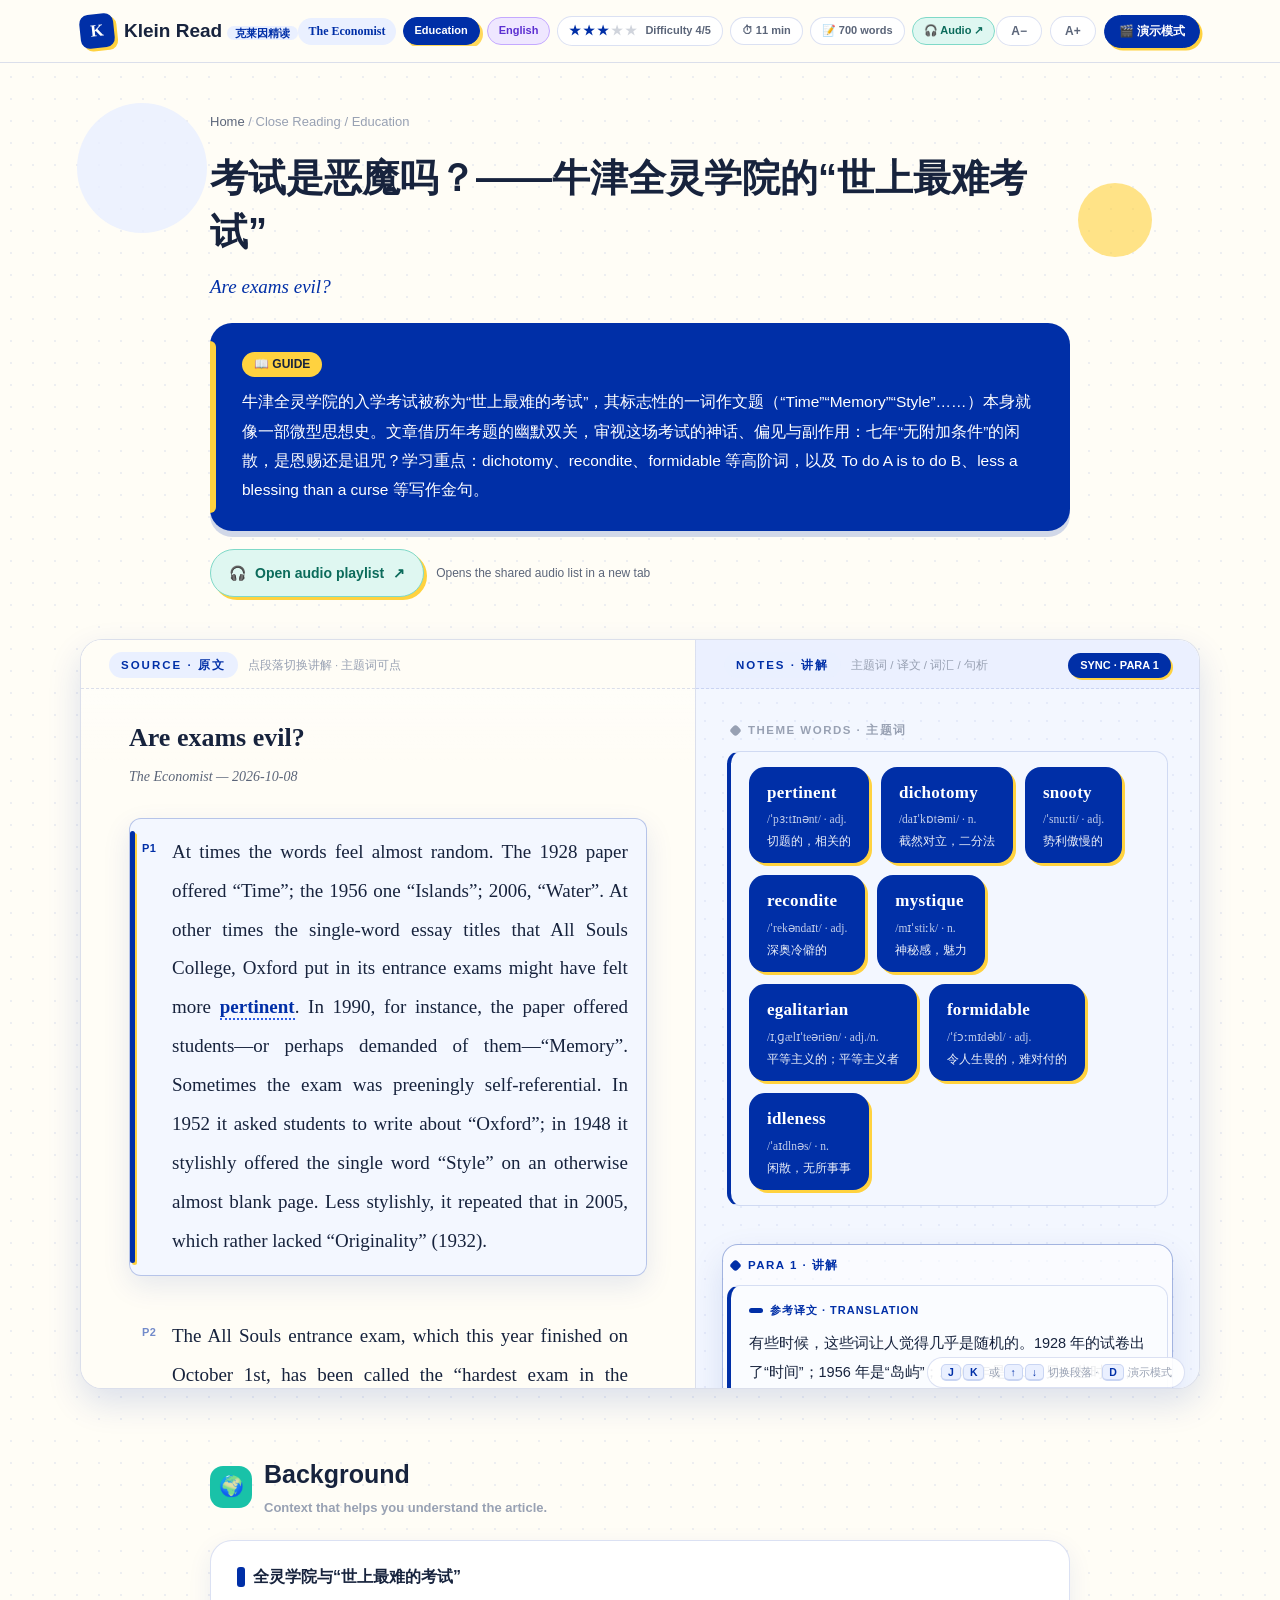
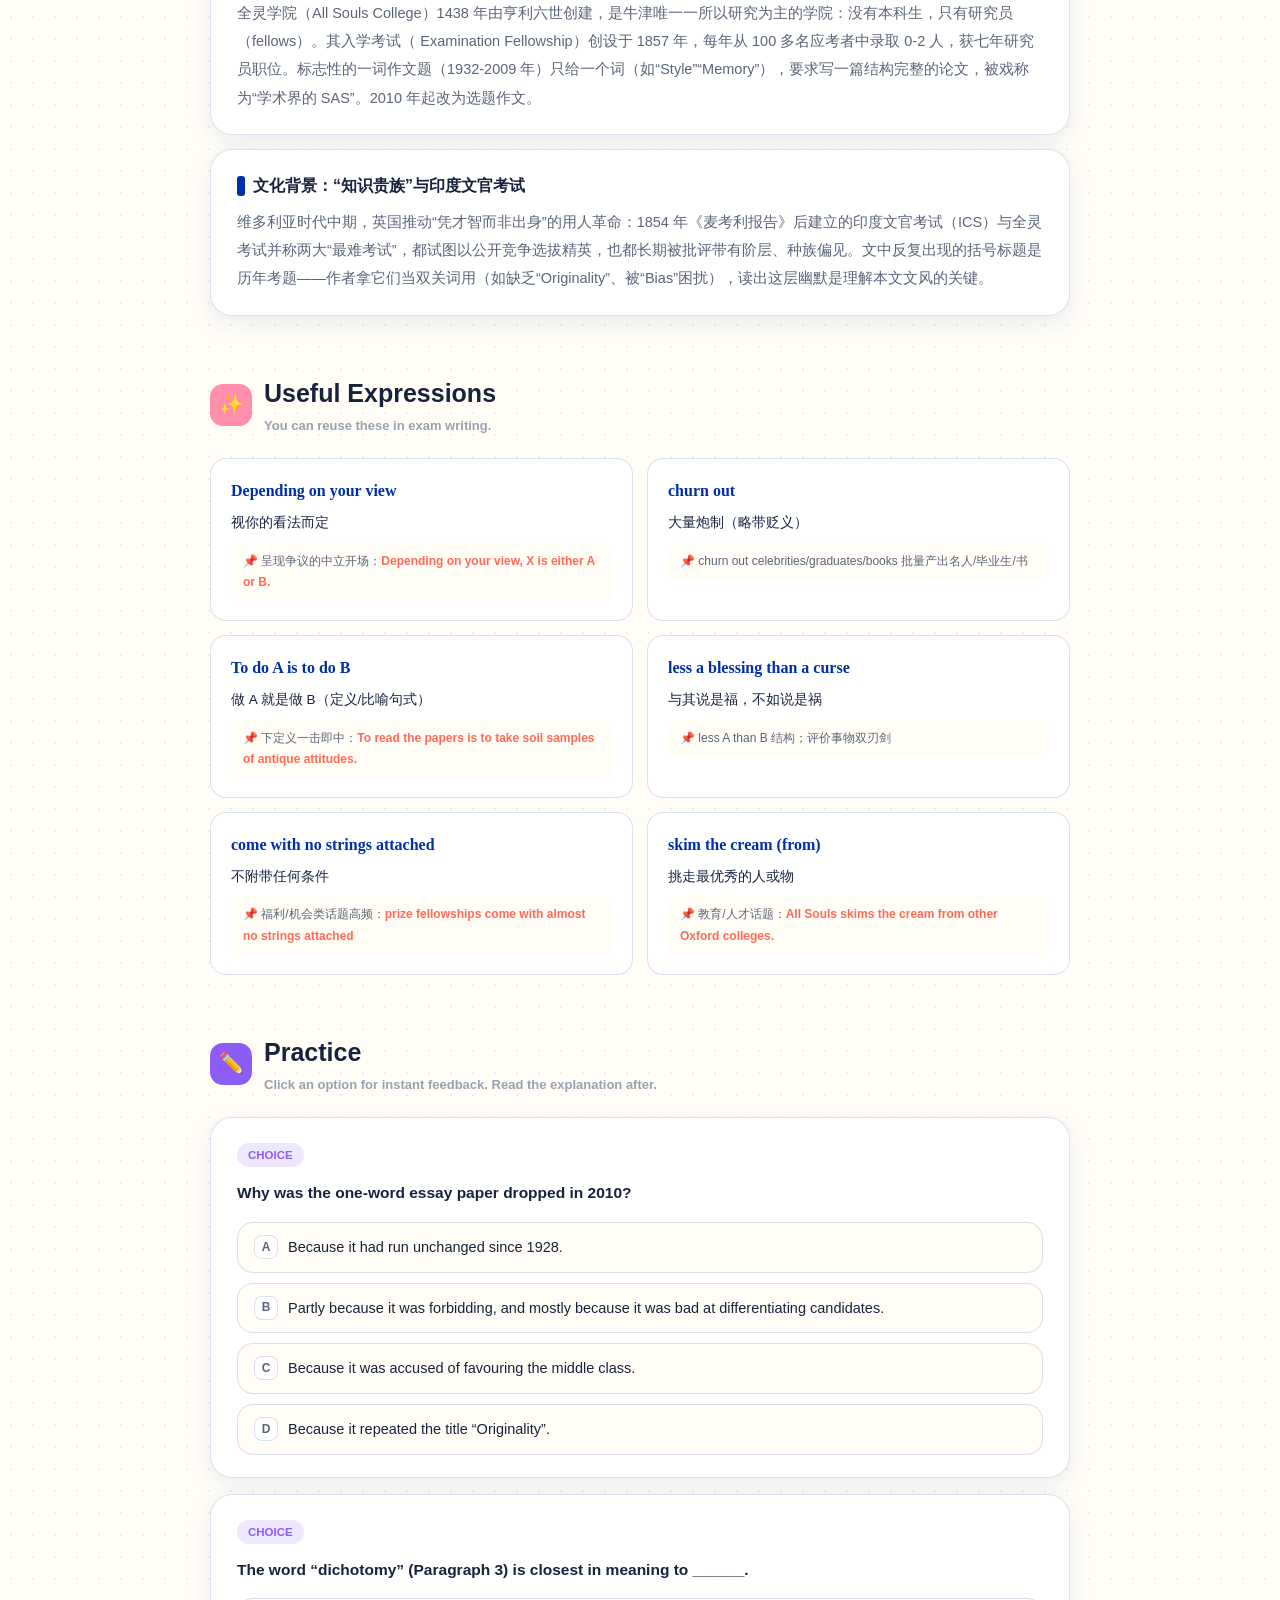
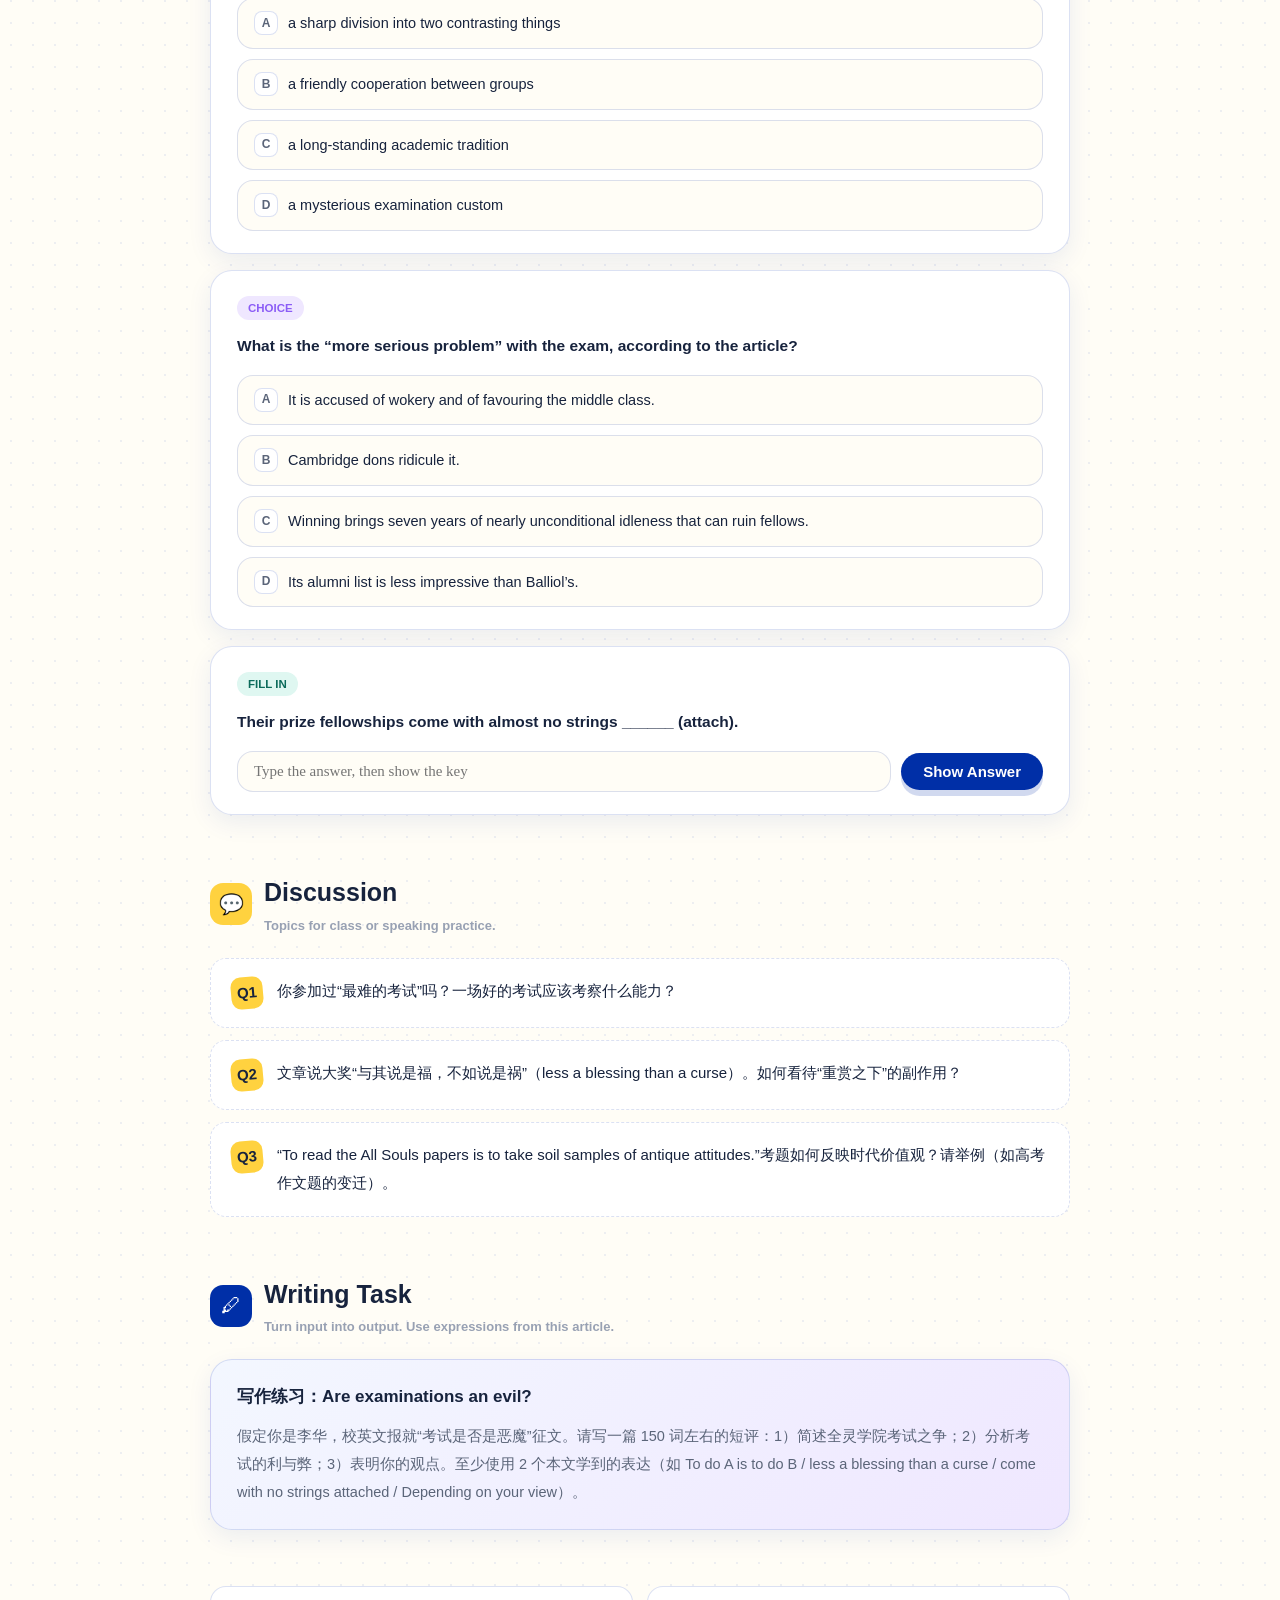
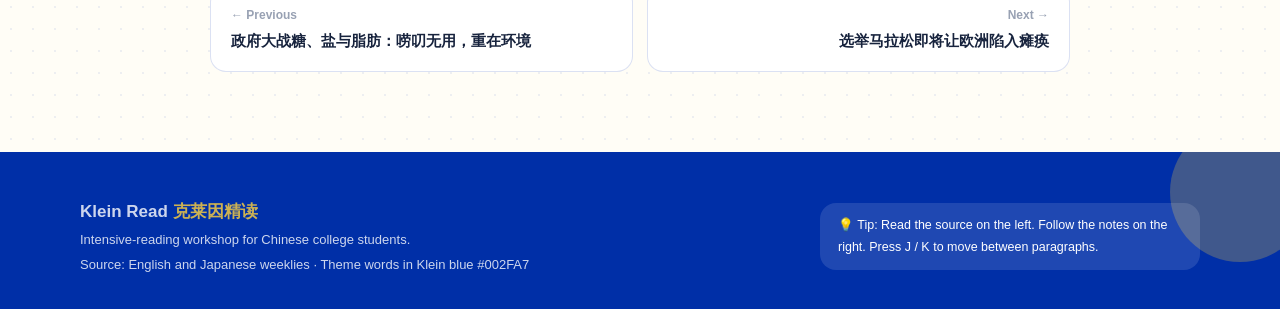
<file: articles/005-allsouls-exam.html>
<!DOCTYPE html>
<html lang="en">
<head>
<meta charset="UTF-8">
<meta name="viewport" content="width=device-width, initial-scale=1.0">
<title>考试是恶魔吗？——牛津全灵学院的“世上最难考试” · Klein Read</title>
<meta name="description" content="Klein Read intensive-reading page: 考试是恶魔吗？——牛津全灵学院的“世上最难考试”">
<link rel="icon" type="image/svg+xml" href="../favicon.svg">
<link rel="stylesheet" href="../css/style.css">
</head>
<body>
<div class="progress-bar"></div>

<header class="topbar">
  <div class="container topbar-inner">
    <a class="logo" href="../index.html">
      <span class="logo-mark">K</span>
      <span>Klein Read <span class="logo-sub">克莱因精读</span></span>
    </a>
    <div class="top-meta">
      <span class="card-source">The Economist</span>
      <span class="chip chip-theme" style="font-size:11px;padding:3px 11px">Education</span>
      <span class="chip chip-violet" style="font-size:11px;padding:3px 11px">English</span>
      <span class="chip" style="font-size:11px;padding:3px 11px"><span class="stars">★★★<span class="off">★</span><span class="off">★</span></span> Difficulty 4/5</span>
      <span class="chip" style="font-size:11px;padding:3px 11px">⏱ 11 min</span>
      <span class="chip" style="font-size:11px;padding:3px 11px">📝 700 words</span><a class="chip audio-chip" href="https://monkfishare.gitlab.io/econaudio/" target="_blank" rel="noopener noreferrer" title="Opens the shared audio list in a new tab" aria-label="Open the shared audio list in a new tab">🎧 Audio ↗</a>
    </div>
    <div class="top-tools">
      <button class="tool" id="fontMinus" title="Decrease source font size">A−</button>
      <button class="tool" id="fontPlus" title="Increase source font size">A+</button>
      <button class="tool primary" id="demoToggle" title="Demo mode for screen recording (D)">🎬 演示模式</button>
    </div>
  </div>
</header>

<main>
  <!-- ============ Article header ============ -->
  <section class="article-hero">
    <div class="blob blob-1"></div>
    <div class="blob blob-2"></div>
    <div class="container-narrow" style="position:relative;z-index:2">
      <p class="breadcrumb"><a href="../index.html">Home</a> / Close Reading / Education</p>
      <h1 lang="zh-CN">考试是恶魔吗？——牛津全灵学院的“世上最难考试”</h1>
      <p class="title-en" lang="en">Are exams evil?</p>
      <div class="lead-card">
        <span class="lead-label">📖 GUIDE</span>
        <p lang="zh-CN">牛津全灵学院的入学考试被称为“世上最难的考试”，其标志性的一词作文题（“Time”“Memory”“Style”……）本身就像一部微型思想史。文章借历年考题的幽默双关，审视这场考试的神话、偏见与副作用：七年“无附加条件”的闲散，是恩赐还是诅咒？学习重点：dichotomy、recondite、formidable 等高阶词，以及 To do A is to do B、less a blessing than a curse 等写作金句。</p>
      </div><div class="article-audio"><a class="audio-cta-link" href="https://monkfishare.gitlab.io/econaudio/" target="_blank" rel="noopener noreferrer" aria-label="Open the shared audio list in a new tab"><span aria-hidden="true">🎧</span><span>Open audio playlist</span><span class="audio-arrow" aria-hidden="true">↗</span></a><span class="audio-open-note">Opens the shared audio list in a new tab</span></div>
    </div>
  </section>

  <!-- ============ Split view: source | notes ============ -->
  <div class="container">
    <section class="split-window" id="splitWindow">

      <!-- Left pane: source text -->
      <div class="pane-left" id="paneLeft">
        <div class="pane-head">
          <span class="label">SOURCE · 原文</span>
          <span class="hint">点段落切换讲解 · 主题词可点</span>
        </div>
        <div class="source-text">
          <h2 class="src-title" lang="en">Are exams evil?</h2>
          <p class="src-sub">The Economist — 2026-10-08</p>
          <p class="src-para" id="sp1" data-para="1" lang="en"><span class="para-no">P1</span> At times the words feel almost random. The 1928 paper offered “Time”; the 1956 one “Islands”; 2006, “Water”. At other times the single-word essay titles that All Souls College, Oxford put in its entrance exams might have felt more <span class="tword" data-word="pertinent">pertinent</span>. In 1990, for instance, the paper offered students—or perhaps demanded of them—“Memory”. Sometimes the exam was preeningly self-referential. In 1952 it asked students to write about “Oxford”; in 1948 it stylishly offered the single word “Style” on an otherwise almost blank page. Less stylishly, it repeated that in 2005, which rather lacked “Originality” (1932).</p>
<p class="src-para" id="sp2" data-para="2" lang="en"><span class="para-no">P2</span> The All Souls entrance exam, which this year finished on October 1st, has been called the “hardest exam in the world” and “the SAS of academia”. Each year over 100 students, most of them recent graduates of Oxford, sit its four papers (two general, two specialist), each lasting three hours, over the course of two days. Two students alone will win the glittering prize of a seven-year fellowship at the college. Depending on your view, the exam is either a demanding tool to distinguish “Genius” (1935) or an intellectual “Error” (1993).</p>
<p class="src-para" id="sp3" data-para="3" lang="en"><span class="para-no">P3</span> A similar <span class="tword" data-word="dichotomy">dichotomy</span> dogs the college. It is variously seen as either the brainiest and grandest of the grand and brainy Oxbridge colleges, or as a <span class="tword" data-word="snooty">snooty</span> backwater where “the best brains of Oxford are preserved—in alcohol”. Whereas other colleges churn out celebrities (Boris Johnson went to Balliol) or are celebrities themselves (Christ Church starred in “Harry Potter”), All Souls is more <span class="tword" data-word="recondite">recondite</span>. A sign in its porters’ lodge informs “Harry Potter Fans” that they have “come to the wrong place”, tacitly implying that to have done so is sheer “Vulgarity” (1947). Cambridge dons used to refer to All Souls as “Arseholes”, which is yet to be used as an essay title.</p>
<p class="src-para" id="sp4" data-para="4" lang="en"><span class="para-no">P4</span> Much of the college’s <span class="tword" data-word="mystique">mystique</span> comes from its exam. This is ironic, because its intention was the opposite. In the mid-Victorian era, British intellectuals were seized by the novel idea that brains, not breeding, should determine success. Britain, in other words, should be run by an intellectual aristocracy chosen by open competition, not an actual one. One result of this “Revolution” (1926) was the All Souls exam. Another was the entrance test for the Indian civil service. The descendants of both, to this day, are called “the hardest exam in the world”. And though created with <span class="tword" data-word="egalitarian">egalitarian</span> ideals in mind, both have been accused of “Prejudice” (1961).</p>
<p class="src-para" id="sp5" data-para="5" lang="en"><span class="para-no">P5</span> Not without cause. To read the All Souls papers is to take soil samples of antique attitudes. The 1857 paper asks testily about the “chief obstacles” to the “civilisation” of India. The 1866 exam demanded an essay on “The Government of Subject races”. There are moments of self-awareness: the 1871 paper asked students about “the effect of the spirit of their age upon standard histories”. By the 1980s that spirit had changed: 1987’s paper offered “Race”.</p>
<p class="src-para" id="sp6" data-para="6" lang="en"><span class="para-no">P6</span> However, much of the hype around the exam is mere mythology, and the college has made efforts to demystify it. In 2010 it ditched the one-word paper (partly because it was forbidding; mostly because it was bad at differentiating candidates). This pleased almost no one: now the exam is simultaneously accused of favouring the middle class and of wokery. Though that could, of course, be down to “Envy” (1998). Whatever the changes, the exam undoubtedly remains <span class="tword" data-word="formidable">formidable</span>. Shortlisted candidates are cross-examined by around 70 college fellows in their gowns. They are “draped”, says Armand D’Angour, a professor at Jesus College who took the exam in 1983, “around the room like vampire bats”.</p>
<p class="src-para" id="sp7" data-para="7" lang="en"><span class="para-no">P7</span> A better question than “Is it woke” is “Does it work?” Does it produce the “intellectual aristocracy” that it was meant to? The list of its alumni drawn from the past 500 years is undoubtedly impressive. It includes Christopher Wren, Isaiah Berlin and, in the modern day, Sir John Vickers, an economist, and Katherine Rundell, a children’s writer. Then again, other colleges have produced far bigger hitters. A far-from-complete list of impressive alumni from nearby Balliol College, for instance, includes Adam Smith, Herbert Asquith and Aldous Huxley.</p>
<p class="src-para" id="sp8" data-para="8" lang="en"><span class="para-no">P8</span> A more serious problem is that passing the All Souls exam offers bright scholars seven years of <span class="tword" data-word="idleness">idleness</span>, since their prize fellowships come with almost no strings attached. This may be less a blessing than a curse. All Souls skims the cream from other Oxford colleges (historically, only those with the very best first-class degrees were encouraged to sit it) then lets it curdle. Its atmosphere, wrote A.N. Wilson, a historian, was that of a “club more than a college” and the “ruin of many of the fellows”. The 1938 All Souls paper wondered “Are examinations an evil?” A better question might have been: is this one?</p>
<p class="src-para" id="sp9" data-para="9" lang="en"><span class="para-no">P9</span> Perhaps. But then what, as the 2025 general paper asked, “is regret good for?” The All Souls exam might be flawed and it might suffer from “Bias” (2003). But it is also magnificent fun, pondering such things as: “What sort of book might Satan write?” (2024). Which surely brings everyone a little “Happiness” (1953).</p>
        </div>
      </div>

      <!-- Right pane: study notes -->
      <div class="pane-right" id="paneRight">
        <div class="pane-head">
          <span class="label">NOTES · 讲解</span>
          <span class="hint">主题词 / 译文 / 词汇 / 句析</span>
          <span class="sync-pill" id="syncPill">SYNC · PARA 1</span>
        </div>
        <div class="notes-stream">
          <div class="note-group theme-group">
            <div class="ng-head">THEME WORDS · 主题词</div>
            <div class="note-card nc-theme">
              <div class="theme-words"><div class="theme-word-card"><span class="w">pertinent</span><span class="ph">/ˈpɜːtɪnənt/ · adj.</span><span class="m">切题的，相关的</span></div>
<div class="theme-word-card"><span class="w">dichotomy</span><span class="ph">/daɪˈkɒtəmi/ · n.</span><span class="m">截然对立，二分法</span></div>
<div class="theme-word-card"><span class="w">snooty</span><span class="ph">/ˈsnuːti/ · adj.</span><span class="m">势利傲慢的</span></div>
<div class="theme-word-card"><span class="w">recondite</span><span class="ph">/ˈrekəndaɪt/ · adj.</span><span class="m">深奥冷僻的</span></div>
<div class="theme-word-card"><span class="w">mystique</span><span class="ph">/mɪˈstiːk/ · n.</span><span class="m">神秘感，魅力</span></div>
<div class="theme-word-card"><span class="w">egalitarian</span><span class="ph">/ɪˌɡælɪˈteəriən/ · adj./n.</span><span class="m">平等主义的；平等主义者</span></div>
<div class="theme-word-card"><span class="w">formidable</span><span class="ph">/ˈfɔːmɪdəbl/ · adj.</span><span class="m">令人生畏的，难对付的</span></div>
<div class="theme-word-card"><span class="w">idleness</span><span class="ph">/ˈaɪdlnəs/ · n.</span><span class="m">闲散，无所事事</span></div></div>
            </div>
          </div>
          <div class="note-group" id="ng1" data-para="1"><div class="ng-head">PARA 1 · 讲解</div><div class="note-card nc-tr"><div class="nc-title">参考译文 · TRANSLATION</div><p class="tr-text" lang="zh-CN">有些时候，这些词让人觉得几乎是随机的。1928 年的试卷出了“时间”；1956 年是“岛屿”；2006 年是“水”。另一些时候，牛津全灵学院入学考试里的单字作文题，可能让人觉得切题得多。比如 1990 年，试卷“给出”——或者更准确说是“要求”——学生写“记忆”。有时这场考试还带着几分得意的自指色彩：1952 年它让学生写“牛津”；1948 年它潇洒地在一张几乎空白的纸上写下“风格”二字。不太潇洒的是，2005 年它把这道题又出了一遍——这可相当缺乏 1932 年考题所说的“原创性”。</p></div><div class="note-card nc-words"><div class="nc-title">本段词汇 · WORDS</div><div class="w-item"><span class="w">pertinent</span><span class="pos">adj.</span><span class="m">切题的，相关的</span></div><div class="w-note">💡 = relevant/apposite；pertinent to the question 切题</div><div class="w-item"><span class="w">self-referential</span><span class="pos">adj.</span><span class="m">自指的，自我指涉的</span></div><div class="w-note">💡 preeningly self-referential 得意洋洋地自指（考题写“Oxford”“Style”）</div><div class="w-item"><span class="w">stylishly</span><span class="pos">adv.</span><span class="m">潇洒地，有格调地</span></div><div class="w-note">💡 与下句 Less stylishly 形成反讽对比；名词 style</div><div class="w-item"><span class="w">otherwise</span><span class="pos">adv.</span><span class="m">除……之外；在其他方面</span></div><div class="w-note">💡 an otherwise almost blank page 一张除此之外几乎空白的纸</div></div><div class="note-card nc-analysis"><div class="nc-title">长难句解析 · ANALYSIS</div><p class="sent-quote">At other times the single-word essay titles that All Souls College, Oxford put in its entrance exams might have felt more pertinent.</p><div class="struct-line"><span class="struct-tag t-main">主句</span><span class="struct-text">the single-word essay titles ... might have felt more pertinent —— 主句：这些单字作文题可能让人觉得切题得多</span></div><div class="struct-line"><span class="struct-tag t-clause">从句</span><span class="struct-text">that All Souls College, Oxford put in its entrance exams —— 定语从句修饰 titles</span></div><div class="struct-line"><span class="struct-tag t-tip">考点</span><span class="struct-text">might have felt 表“本可能让人觉得”，带虚拟意味；括号里的年份+标题是全文双关梗，读时当作作者的旁批</span></div><div class="struct-line"><span class="struct-tag t-tip">考点</span><span class="struct-text">阅读技巧：本文每个引号里的标题都是考题名，作者拿它们当形容词/名词玩双关（如 lacked “Originality”），注意体会。</span></div></div></div>
<div class="note-group" id="ng2" data-para="2"><div class="ng-head">PARA 2 · 讲解</div><div class="note-card nc-tr"><div class="nc-title">参考译文 · TRANSLATION</div><p class="tr-text" lang="zh-CN">全灵学院的入学考试（今年于 10 月 1 日结束）被称为“世上最难的考试”和“学术界的 SAS 特种部队”。每年有 100 多名学生——多为牛津应届毕业生——参加它的四份试卷（两份综合、两份专业），每份三小时，共考两天。最终只有两人能赢得那耀眼的奖赏：学院的七年研究员职位。视你的看法而定，这场考试要么是甄别“天才”（1935 年考题）的严苛工具，要么本身就是一场智力“错误”（1993 年考题）。</p></div><div class="note-card nc-words"><div class="nc-title">本段词汇 · WORDS</div><div class="w-item"><span class="w">sit (an exam)</span><span class="pos">phr.</span><span class="m">参加（考试）</span></div><div class="w-note">💡 英式用法 = take an exam；sit four papers 参加四场考试</div><div class="w-item"><span class="w">glittering</span><span class="pos">adj.</span><span class="m">耀眼的，辉煌的</span></div><div class="w-note">💡 a glittering prize 耀眼的奖赏；a glittering career 辉煌的 career</div><div class="w-item"><span class="w">fellowship</span><span class="pos">n.</span><span class="m">（学院）研究员职位；研究员基金</span></div><div class="w-note">💡 seven-year fellowship 七年研究员职位；fellow = 研究员/院士</div><div class="w-item"><span class="w">demanding</span><span class="pos">adj.</span><span class="m">要求高的，严苛的</span></div><div class="w-note">💡 a demanding tool/teacher/job 严苛的工具/老师/工作</div></div><div class="note-card nc-analysis"><div class="nc-title">长难句解析 · ANALYSIS</div><p class="sent-quote">Depending on your view, the exam is either a demanding tool to distinguish “Genius” (1935) or an intellectual “Error” (1993).</p><div class="struct-line"><span class="struct-tag t-phrase">短语</span><span class="struct-text">Depending on your view —— 分词短语置于句首：“视你的看法而定”</span></div><div class="struct-line"><span class="struct-tag t-main">主句</span><span class="struct-text">the exam is either a demanding tool ... or an intellectual “Error” —— either ... or ... 二分评价结构</span></div><div class="struct-line"><span class="struct-tag t-phrase">短语</span><span class="struct-text">to distinguish “Genius” —— 不定式说明工具用途</span></div><div class="struct-line"><span class="struct-tag t-tip">考点</span><span class="struct-text">写作迁移：Depending on your view, X is either A or B. 一句话呈现争议双方；结尾再用考题名双关收束，幽默感拉满。</span></div></div></div>
<div class="note-group" id="ng3" data-para="3"><div class="ng-head">PARA 3 · 讲解</div><div class="note-card nc-tr"><div class="nc-title">参考译文 · TRANSLATION</div><p class="tr-text" lang="zh-CN">一种类似的二元对立也纠缠着这所学院。它时而被视为牛剑众多显赫学院中最聪明、最气派的一所；时而又被看作势利的死水一潭——“牛津最优秀的大脑都保存在这里——用酒精保存”。别的学院盛产名人（鲍里斯·约翰逊出自贝利奥尔学院），或自己就是名人（基督堂学院在《哈利·波特》里出镜），全灵学院则要冷僻深奥得多。学院门房里挂着一块告示，告知“哈利·波特粉丝们”他们“来错了地方”，言下之意是来错了地方纯属 1947 年考题所说的“庸俗”。剑桥的学究们过去常拿谐音把全灵学院叫作“Arseholes”（粗话谐音），这词还从未被用作作文题。</p></div><div class="note-card nc-words"><div class="nc-title">本段词汇 · WORDS</div><div class="w-item"><span class="w">dichotomy</span><span class="pos">n.</span><span class="m">截然对立，二分法</span></div><div class="w-note">💡 a dichotomy between A and B；文中指两种对立评价“狗一样纠缠”（dog 作动词=困扰）</div><div class="w-item"><span class="w">dog</span><span class="pos">v.</span><span class="m">困扰，纠缠（问题如影随形）</span></div><div class="w-note">💡 problems/doubts dog sb/sth 问题缠身；新闻英语高频动词</div><div class="w-item"><span class="w">snooty</span><span class="pos">adj.</span><span class="m">势利傲慢的</span></div><div class="w-note">💡 = haughty/supercilious（口语色彩）；a snooty backwater 势利的死水潭</div><div class="w-item"><span class="w">recondite</span><span class="pos">adj.</span><span class="m">深奥冷僻的</span></div><div class="w-note">💡 recondite knowledge/subjects 冷僻的学问；GRE 级词汇</div><div class="w-item"><span class="w">tacitly</span><span class="pos">adv.</span><span class="m">含蓄地，心照不宣地</span></div><div class="w-note">💡 tacitly imply 含蓄暗示；tacit agreement 默契/默认</div></div><div class="note-card nc-analysis"><div class="nc-title">长难句解析 · ANALYSIS</div><p class="sent-quote">Whereas other colleges churn out celebrities (Boris Johnson went to Balliol) or are celebrities themselves (Christ Church starred in “Harry Potter”), All Souls is more recondite.</p><div class="struct-line"><span class="struct-tag t-clause">从句</span><span class="struct-text">Whereas other colleges churn out celebrities ... or are celebrities themselves —— whereas 引导对比状语：“而……却”</span></div><div class="struct-line"><span class="struct-tag t-main">主句</span><span class="struct-text">All Souls is more recondite —— 主句：全灵学院要冷僻得多</span></div><div class="struct-line"><span class="struct-tag t-phrase">短语</span><span class="struct-text">括号内两个举例（Boris Johnson / Christ Church）是杂志体插入注释，读主干时可先跳过</span></div><div class="struct-line"><span class="struct-tag t-tip">考点</span><span class="struct-text">churn out = 大量炮制（略带贬义）。Whereas 对比 + 括号插例是《经济学人》标志性节奏，写作可模仿括号注释法。</span></div></div></div>
<div class="note-group" id="ng4" data-para="4"><div class="ng-head">PARA 4 · 讲解</div><div class="note-card nc-tr"><div class="nc-title">参考译文 · TRANSLATION</div><p class="tr-text" lang="zh-CN">这所学院的神秘感很大程度上来自它的考试。这颇具讽刺意味，因为考试的初衷恰恰相反。维多利亚时代中期，英国知识界被一个新颖观念攫住：决定成败的应当是才智，而非出身。换言之，英国应当由一场公开竞选出的“知识贵族”来治理，而不是真正的世袭贵族。这场“革命”（1926 年考题）的一个结果就是全灵考试；另一个结果是印度文官系统的入学考试。两者的后裔至今仍被称为“世上最难的考试”。而且，尽管都怀揣 1961 年考题所说的“平等”理想而生，两者也都被指控犯有“偏见”（同样是 1961 年考题）。</p></div><div class="note-card nc-words"><div class="nc-title">本段词汇 · WORDS</div><div class="w-item"><span class="w">mystique</span><span class="pos">n.</span><span class="m">神秘感，魅力</span></div><div class="w-note">💡 the mystique of sth ……的神秘光环；形容词 mysterious</div><div class="w-item"><span class="w">breeding</span><span class="pos">n.</span><span class="m">出身，教养（血统）</span></div><div class="w-note">💡 brains, not breeding 才智而非出身；a person of good breeding 教养良好</div><div class="w-item"><span class="w">aristocracy</span><span class="pos">n.</span><span class="m">贵族；精英阶层</span></div><div class="w-note">💡 an intellectual aristocracy 知识贵族（文中构想的精英治国）</div><div class="w-item"><span class="w">egalitarian</span><span class="pos">adj./n.</span><span class="m">平等主义的；平等主义者</span></div><div class="w-note">💡 egalitarian ideals 平等理想；equality 的形容词化</div><div class="w-item"><span class="w">be seized by</span><span class="pos">phr.</span><span class="m">被（想法、情绪）攫住</span></div><div class="w-note">💡 be seized by a novel idea 被新想法攫住；比 be interested in 强烈</div></div><div class="note-card nc-analysis"><div class="nc-title">长难句解析 · ANALYSIS</div><p class="sent-quote">In the mid-Victorian era, British intellectuals were seized by the novel idea that brains, not breeding, should determine success.</p><div class="struct-line"><span class="struct-tag t-main">主句</span><span class="struct-text">British intellectuals were seized by the novel idea —— 主句：知识界被一个新颖观念攫住</span></div><div class="struct-line"><span class="struct-tag t-clause">从句</span><span class="struct-text">that brains, not breeding, should determine success —— 同位语从句解释 idea 内容</span></div><div class="struct-line"><span class="struct-tag t-phrase">短语</span><span class="struct-text">not breeding 插入语形成对比：“是才智，不是出身”</span></div><div class="struct-line"><span class="struct-tag t-tip">考点</span><span class="struct-text">the idea that + 从句（同位语）+ A, not B, should ... 对比强调，是议论文立论的高分骨架。</span></div></div></div>
<div class="note-group" id="ng5" data-para="5"><div class="ng-head">PARA 5 · 讲解</div><div class="note-card nc-tr"><div class="nc-title">参考译文 · TRANSLATION</div><p class="tr-text" lang="zh-CN">这话不无道理。读全灵学院的试卷，就像是在为陈年旧观念采集土壤样本。1857 年的试卷暴躁地问及印度“文明化”的“主要障碍”；1866 年的考试要求写一篇《论被统治种族的治理》。也有自我觉察的时刻：1871 年的试卷让学生思考“他们所处时代的精神对标准史学的影响”。到了 1980 年代，那种精神变了：1987 年的试卷给出了“种族”。</p></div><div class="note-card nc-words"><div class="nc-title">本段词汇 · WORDS</div><div class="w-item"><span class="w">testily</span><span class="pos">adv.</span><span class="m">暴躁地，不耐烦地</span></div><div class="w-note">💡 testily = impatiently；形容词 testy（易怒的）</div><div class="w-item"><span class="w">obstacle</span><span class="pos">n.</span><span class="m">障碍</span></div><div class="w-note">💡 chief obstacles to …… 的主要障碍；obstacle to success 成功的绊脚石</div><div class="w-item"><span class="w">self-awareness</span><span class="pos">n.</span><span class="m">自我觉察，自知之明</span></div><div class="w-note">💡 moments of self-awareness 自我觉察的时刻；反义 self-delusion</div><div class="w-item"><span class="w">spirit of the age</span><span class="pos">n.phr.</span><span class="m">时代精神</span></div><div class="w-note">💡 = Zeitgeist（德语借词）；the spirit of their age</div></div><div class="note-card nc-analysis"><div class="nc-title">长难句解析 · ANALYSIS</div><p class="sent-quote">To read the All Souls papers is to take soil samples of antique attitudes.</p><div class="struct-line"><span class="struct-tag t-main">主句</span><span class="struct-text">To read the All Souls papers is to take soil samples of antique attitudes —— 不定式作主语 + 不定式作表语</span></div><div class="struct-line"><span class="struct-tag t-tip">考点</span><span class="struct-text">soil samples of antique attitudes 比喻：把考题当“土壤样本”，检测陈年观念的成分</span></div><div class="struct-line"><span class="struct-tag t-tip">考点</span><span class="struct-text">金句句式：To do A is to do B（做 A 就是做 B）。写作中用于下定义、打比方，一击即中。</span></div></div></div>
<div class="note-group" id="ng6" data-para="6"><div class="ng-head">PARA 6 · 讲解</div><div class="note-card nc-tr"><div class="nc-title">参考译文 · TRANSLATION</div><p class="tr-text" lang="zh-CN">不过，围绕这场考试的种种炒作多半只是神话，学院也一直在努力祛魅。2010 年，它废除了单字作文题（部分因为它令人生畏，主要因为它难以区分考生水平）。这几乎没让任何人满意：如今这场考试同时被指责“偏袒中产阶级”和“政治正确过头”。当然，这些指责也可能只是出于 1998 年考题所说的“嫉妒”。无论怎么改，这场考试无疑依然令人生畏。入围者要接受约 70 名学院研究员的盘问，研究员们身着长袍。用 1983 年参加过该考试的耶稣学院教授阿曼德·丹古尔的话说，他们“像吸血蝙蝠一样挂满房间四周”。</p></div><div class="note-card nc-words"><div class="nc-title">本段词汇 · WORDS</div><div class="w-item"><span class="w">hype</span><span class="pos">n.</span><span class="m">炒作，天花乱坠的宣传</span></div><div class="w-note">💡 much of the hype is mere mythology 多数炒作只是神话；media hype 媒体炒作</div><div class="w-item"><span class="w">ditch</span><span class="pos">v.</span><span class="m">抛弃，废除（口语）</span></div><div class="w-note">💡 = get rid of；ditch a plan/idea/subject 废除计划/想法/科目</div><div class="w-item"><span class="w">forbidding</span><span class="pos">adj.</span><span class="m">令人生畏的，望而却步的</span></div><div class="w-note">💡 注意与 forbid 的分词关系；a forbidding appearance/silence 令人生畏的外表/沉默</div><div class="w-item"><span class="w">differentiate</span><span class="pos">v.</span><span class="m">区分，分辨</span></div><div class="w-note">💡 differentiate A from B 区分 A 与 B；= tell apart</div><div class="w-item"><span class="w">cross-examine</span><span class="pos">v.</span><span class="m">盘问，交叉质询</span></div><div class="w-note">💡 法律语境：对证人交叉盘问；面试/答辩也常用</div></div><div class="note-card nc-analysis"><div class="nc-title">长难句解析 · ANALYSIS</div><p class="sent-quote">They are “draped”, says Armand D’Angour, a professor at Jesus College who took the exam in 1983, “around the room like vampire bats”.</p><div class="struct-line"><span class="struct-tag t-main">主句</span><span class="struct-text">They are “draped” ... “around the room like vampire bats” —— 主句被引语拆成两段，制造节奏悬念</span></div><div class="struct-line"><span class="struct-tag t-phrase">短语</span><span class="struct-text">says Armand D’Angour, a professor ... who took the exam in 1983 —— 引用来源作插入语，内含 who 定语从句</span></div><div class="struct-line"><span class="struct-tag t-tip">考点</span><span class="struct-text">修辞亮点：明喻 like vampire bats（像吸血蝙蝠）画面感极强；引用拆两段（draped ... around the room）是英文特写的常见笔法。</span></div></div></div>
<div class="note-group" id="ng7" data-para="7"><div class="ng-head">PARA 7 · 讲解</div><div class="note-card nc-tr"><div class="nc-title">参考译文 · TRANSLATION</div><p class="tr-text" lang="zh-CN">比“它是否政治正确”更好的问题是：“它奏效吗？”它培养出原本想培养的“知识贵族”了吗？它过去 500 年的校友名单无疑令人印象深刻：克里斯托弗·雷恩、以赛亚·柏林，以及现代的经济学家约翰·维克斯爵士、儿童文学作家凯瑟琳·朗德尔。不过话说回来，别的学院出过更重量级的人物。比如隔壁贝利奥尔学院的优秀校友名单远未穷尽：亚当·斯密、赫伯特·阿斯奎斯、阿道司·赫胥黎……</p></div><div class="note-card nc-words"><div class="nc-title">本段词汇 · WORDS</div><div class="w-item"><span class="w">alumni</span><span class="pos">n.</span><span class="m">校友（复数）</span></div><div class="w-note">💡 单数 alumnus（男）/ alumna（女）；alumni list 校友名单</div><div class="w-item"><span class="w">big hitter</span><span class="pos">n.</span><span class="m">重量级人物，大腕</span></div><div class="w-note">💡 体育引申：far bigger hitters 更重量级的人物</div><div class="w-item"><span class="w">then again</span><span class="pos">phr.</span><span class="m">不过话说回来（转折补充）</span></div><div class="w-note">💡 口语连接词，用于提出反面考虑 = on the other hand</div><div class="w-item"><span class="w">far-from-complete</span><span class="pos">adj.</span><span class="m">远未穷尽的（名单）</span></div><div class="w-note">💡 连字符复合形容词：a far-from-complete list 远非完整的名单</div></div><div class="note-card nc-analysis"><div class="nc-title">长难句解析 · ANALYSIS</div><p class="sent-quote">A far-from-complete list of impressive alumni from nearby Balliol College, for instance, includes Adam Smith, Herbert Asquith and Aldous Huxley.</p><div class="struct-line"><span class="struct-tag t-main">主句</span><span class="struct-text">A far-from-complete list ... includes Adam Smith, Herbert Asquith and Aldous Huxley —— 主句：一份远未穷尽的名单就包括……</span></div><div class="struct-line"><span class="struct-tag t-phrase">短语</span><span class="struct-text">far-from-complete —— 连字符复合形容词作前置定语；for instance 为插入语</span></div><div class="struct-line"><span class="struct-tag t-tip">考点</span><span class="struct-text">两招可模仿：① far-from-complete 连字符形容词（谦逊中见分量）；② 人名三人排比收尾，举例即气势。</span></div></div></div>
<div class="note-group" id="ng8" data-para="8"><div class="ng-head">PARA 8 · 讲解</div><div class="note-card nc-tr"><div class="nc-title">参考译文 · TRANSLATION</div><p class="tr-text" lang="zh-CN">一个更严重的问题是：通过全灵考试等于给聪明学者发了七年的闲散，因为他们的研究员奖金几乎不附带任何条件。这与其说是恩赐，不如说是诅咒。全灵学院从其他牛津学院挑走最优秀的人（历史上，只有拿到最顶尖一等学位的学生才会被鼓励应考），然后任由他们发馊变质。历史学家 A.N. 威尔逊写道，这里的氛围“更像俱乐部而非学院”，是“许多研究员的毁灭之地”。1938 年的全灵试卷曾问：“考试是恶魔吗？”更好的问题或许是：这场考试是吗？</p></div><div class="note-card nc-words"><div class="nc-title">本段词汇 · WORDS</div><div class="w-item"><span class="w">idleness</span><span class="pos">n.</span><span class="m">闲散，无所事事</span></div><div class="w-note">💡 seven years of idleness 七年的闲散；idle 形容词；反义 industriousness</div><div class="w-item"><span class="w">skim the cream</span><span class="pos">phr.</span><span class="m">撇取奶油=挑走最优秀的人/物</span></div><div class="w-note">💡 = skim off the cream；skim the cream from other colleges 从各院挑走尖子</div><div class="w-item"><span class="w">curdle</span><span class="pos">v.</span><span class="m">（牛奶）变质凝固；喻指变糟</span></div><div class="w-note">💡 lets it curdle 任其发馊——接着 cream 的比喻往下说，妙</div><div class="w-item"><span class="w">strings attached</span><span class="pos">n.phr.</span><span class="m">附加条件</span></div><div class="w-note">💡 with no strings attached 不附带任何条件；常用于福利/赠品</div><div class="w-item"><span class="w">less a blessing than a curse</span><span class="pos">phr.</span><span class="m">与其说是福，不如说是祸</span></div><div class="w-note">💡 less A than B 结构：与其……不如……</div></div><div class="note-card nc-analysis"><div class="nc-title">长难句解析 · ANALYSIS</div><p class="sent-quote">A more serious problem is that passing the All Souls exam offers bright scholars seven years of idleness, since their prize fellowships come with almost no strings attached.</p><div class="struct-line"><span class="struct-tag t-main">主句</span><span class="struct-text">A more serious problem is that ... —— 主句 + 表语从句：更严重的问题是……</span></div><div class="struct-line"><span class="struct-tag t-clause">从句</span><span class="struct-text">passing the All Souls exam offers bright scholars seven years of idleness —— 动名词作主语；offer sb sth 双宾语结构</span></div><div class="struct-line"><span class="struct-tag t-clause">从句</span><span class="struct-text">since their prize fellowships come with almost no strings attached —— since 引导原因；no strings attached 无附加条件</span></div><div class="struct-line"><span class="struct-tag t-tip">考点</span><span class="struct-text">offer sb sth（给某人某物）双宾语 + since 原因从句 + no strings attached 固定搭配，一句话三个考点。</span></div></div></div>
<div class="note-group" id="ng9" data-para="9"><div class="ng-head">PARA 9 · 讲解</div><div class="note-card nc-tr"><div class="nc-title">参考译文 · TRANSLATION</div><p class="tr-text" lang="zh-CN">也许吧。但话说回来——2025 年综合卷问得好——“后悔有什么好处？”全灵考试可能有缺陷，也可能患有 2003 年考题所说的“偏见”。但它也妙趣横生，让人思考诸如“撒旦会写一本什么样的书？”（2024 年考题）这样的问题。这想必给每个人都带来了一点 1953 年考题所说的“幸福”。</p></div><div class="note-card nc-words"><div class="nc-title">本段词汇 · WORDS</div><div class="w-item"><span class="w">flawed</span><span class="pos">adj.</span><span class="m">有缺陷的</span></div><div class="w-note">💡 flaw（缺陷）+ -ed；a flawed plan/argument 有缺陷的计划/论证</div><div class="w-item"><span class="w">bias</span><span class="pos">n.</span><span class="m">偏见，偏向</span></div><div class="w-note">💡 suffer from bias 带有偏见；形容词 biased</div><div class="w-item"><span class="w">ponder</span><span class="pos">v.</span><span class="m">思索，沉思</span></div><div class="w-note">💡 = contemplate/muse over；ponder such things as … 思考诸如……的问题</div><div class="w-item"><span class="w">magnificent</span><span class="pos">adj.</span><span class="m">极好的，了不起的</span></div><div class="w-note">💡 magnificent fun 妙趣横生（口语夸张）；a magnificent view 壮观景色</div></div><div class="note-card nc-analysis"><div class="nc-title">长难句解析 · ANALYSIS</div><p class="sent-quote">But it is also magnificent fun, pondering such things as: “What sort of book might Satan write?” (2024).</p><div class="struct-line"><span class="struct-tag t-main">主句</span><span class="struct-text">it is also magnificent fun —— 主句：它也妙趣横生（it is fun + 名词化表达）</span></div><div class="struct-line"><span class="struct-tag t-phrase">短语</span><span class="struct-text">pondering such things as: “...” —— 分词短语表伴随；such as 后接冒号引语举例</span></div><div class="struct-line"><span class="struct-tag t-tip">考点</span><span class="struct-text">结尾技巧：it is fun doing sth + such as 冒号引语，最后再以考题“Happiness”（1953）收束全文——首尾所有引号都是考题，一篇文章就是一场考试。</span></div></div></div>
        </div>
        <div class="kbd-hint"><kbd>J</kbd><kbd>K</kbd> 或 <kbd>↑</kbd><kbd>↓</kbd> 切换段落 · <kbd>D</kbd> 演示模式</div>
      </div>
    </section>
  </div>

  <!-- ============ Post-reading sections ============ -->
  <div class="container-narrow post-sections">
    <section class="block" id="background">
      <div class="block-head">
        <div class="block-icon" style="background:var(--mint);color:#fff">🌍</div>
        <div>
          <h2>Background</h2>
          <p class="sub">Context that helps you understand the article.</p>
        </div>
      </div>
      <div class="card bg-card"><h3>全灵学院与“世上最难的考试”</h3><p lang="zh-CN">全灵学院（All Souls College）1438 年由亨利六世创建，是牛津唯一一所以研究为主的学院：没有本科生，只有研究员（fellows）。其入学考试（ Examination Fellowship）创设于 1857 年，每年从 100 多名应考者中录取 0-2 人，获七年研究员职位。标志性的一词作文题（1932-2009 年）只给一个词（如“Style”“Memory”），要求写一篇结构完整的论文，被戏称为“学术界的 SAS”。2010 年起改为选题作文。</p></div>
<div class="card bg-card"><h3>文化背景：“知识贵族”与印度文官考试</h3><p lang="zh-CN">维多利亚时代中期，英国推动“凭才智而非出身”的用人革命：1854 年《麦考利报告》后建立的印度文官考试（ICS）与全灵考试并称两大“最难考试”，都试图以公开竞争选拔精英，也都长期被批评带有阶层、种族偏见。文中反复出现的括号标题是历年考题——作者拿它们当双关词用（如缺乏“Originality”、被“Bias”困扰），读出这层幽默是理解本文文风的关键。</p></div>
    </section>

    <section class="block" id="expressions">
      <div class="block-head">
        <div class="block-icon" style="background:var(--pink);color:#fff">✨</div>
        <div>
          <h2>Useful Expressions</h2>
          <p class="sub">You can reuse these in exam writing.</p>
        </div>
      </div>
      <div class="expr-grid"><div class="expr-card"><p class="en" lang="en">Depending on your view</p><p class="cn" lang="zh-CN">视你的看法而定</p><p class="use">📌 呈现争议的中立开场：<b>Depending on your view, X is either A or B.</b></p></div>
<div class="expr-card"><p class="en" lang="en">churn out</p><p class="cn" lang="zh-CN">大量炮制（略带贬义）</p><p class="use">📌 churn out celebrities/graduates/books 批量产出名人/毕业生/书</p></div>
<div class="expr-card"><p class="en" lang="en">To do A is to do B</p><p class="cn" lang="zh-CN">做 A 就是做 B（定义/比喻句式）</p><p class="use">📌 下定义一击即中：<b>To read the papers is to take soil samples of antique attitudes.</b></p></div>
<div class="expr-card"><p class="en" lang="en">less a blessing than a curse</p><p class="cn" lang="zh-CN">与其说是福，不如说是祸</p><p class="use">📌 less A than B 结构；评价事物双刃剑</p></div>
<div class="expr-card"><p class="en" lang="en">come with no strings attached</p><p class="cn" lang="zh-CN">不附带任何条件</p><p class="use">📌 福利/机会类话题高频：<b>prize fellowships come with almost no strings attached</b></p></div>
<div class="expr-card"><p class="en" lang="en">skim the cream (from)</p><p class="cn" lang="zh-CN">挑走最优秀的人或物</p><p class="use">📌 教育/人才话题：<b>All Souls skims the cream from other Oxford colleges.</b></p></div></div>
    </section>

    <section class="block" id="quiz">
      <div class="block-head">
        <div class="block-icon" style="background:var(--violet);color:#fff">✏️</div>
        <div>
          <h2>Practice</h2>
          <p class="sub">Click an option for instant feedback. Read the explanation after.</p>
        </div>
      </div>
      
<div class="quiz-card card" data-answer="B">
  <span class="quiz-type choice">CHOICE</span>
  <p class="quiz-q">Why was the one-word essay paper dropped in 2010?</p>
  <div class="options"><button class="option"><span class="key">A</span><span>Because it had run unchanged since 1928.</span></button><button class="option"><span class="key">B</span><span>Partly because it was forbidding, and mostly because it was bad at differentiating candidates.</span></button><button class="option"><span class="key">C</span><span>Because it was accused of favouring the middle class.</span></button><button class="option"><span class="key">D</span><span>Because it repeated the title “Originality”.</span></button></div>
  <div class="quiz-explain"><b>Explanation:</b> 第六段括号内说得很清楚：部分是因为它令人生畏（forbidding），主要是因为它难以区分考生水平（bad at differentiating candidates）。A 时间线错误（2010 年废除，非 1928 起不变）；C 是废止后出现的另一种指责；D 张冠李戴——2005 年重复的是“Style”（1948），而“Originality”是 1932 年考题，作者拿来讽刺这次重复。</div>
</div>

<div class="quiz-card card" data-answer="A">
  <span class="quiz-type choice">CHOICE</span>
  <p class="quiz-q">The word “dichotomy” (Paragraph 3) is closest in meaning to ______.</p>
  <div class="options"><button class="option"><span class="key">A</span><span>a sharp division into two contrasting things</span></button><button class="option"><span class="key">B</span><span>a friendly cooperation between groups</span></button><button class="option"><span class="key">C</span><span>a long-standing academic tradition</span></button><button class="option"><span class="key">D</span><span>a mysterious examination custom</span></button></div>
  <div class="quiz-explain"><b>Explanation:</b> dichotomy = 二分法、截然对立。文中指对学院的两种对立评价：要么是“最聪明最显赫”，要么是“势利的死水潭”。动词 dog 在此意为“纠缠、困扰”。</div>
</div>

<div class="quiz-card card" data-answer="C">
  <span class="quiz-type choice">CHOICE</span>
  <p class="quiz-q">What is the “more serious problem” with the exam, according to the article?</p>
  <div class="options"><button class="option"><span class="key">A</span><span>It is accused of wokery and of favouring the middle class.</span></button><button class="option"><span class="key">B</span><span>Cambridge dons ridicule it.</span></button><button class="option"><span class="key">C</span><span>Winning brings seven years of nearly unconditional idleness that can ruin fellows.</span></button><button class="option"><span class="key">D</span><span>Its alumni list is less impressive than Balliol’s.</span></button></div>
  <div class="quiz-explain"><b>Explanation:</b> 第八段：更严重的问题是七年“无附加条件”的闲散——“less a blessing than a curse”，甚至“the ruin of many of the fellows”。A、B 是文中提到的其他争议/玩笑；D 是第七段的对比，非“更严重的问题”。</div>
</div>

<div class="quiz-card card" data-fill-answer="attached">
  <span class="quiz-type fill">FILL IN</span>
  <p class="quiz-q">Their prize fellowships come with almost no strings ______ (attach).</p>
  <div class="fill-row">
    <input class="fill-input" type="text" placeholder="Type the answer, then show the key">
    <button class="btn btn-primary reveal-btn" style="padding:10px 22px">Show Answer</button>
  </div>
  <div class="quiz-explain"><b>Explanation:</b> no strings attached 固定搭配：“无附加条件”。attached 过去分词作后置修饰，come with sth attached 结构（附带某物而来）。</div>
</div>
    </section>

    <section class="block" id="discussion">
      <div class="block-head">
        <div class="block-icon" style="background:var(--lemon);color:var(--ink)">💬</div>
        <div>
          <h2>Discussion</h2>
          <p class="sub">Topics for class or speaking practice.</p>
        </div>
      </div>
      <div class="discuss-list"><div class="discuss-item"><span class="q-mark">Q1</span><p lang="zh-CN">你参加过“最难的考试”吗？一场好的考试应该考察什么能力？</p></div>
<div class="discuss-item"><span class="q-mark">Q2</span><p lang="zh-CN">文章说大奖“与其说是福，不如说是祸”（less a blessing than a curse）。如何看待“重赏之下”的副作用？</p></div>
<div class="discuss-item"><span class="q-mark">Q3</span><p lang="zh-CN">“To read the All Souls papers is to take soil samples of antique attitudes.”考题如何反映时代价值观？请举例（如高考作文题的变迁）。</p></div></div>
    </section>

    <section class="block" id="writing">
      <div class="block-head">
        <div class="block-icon" style="background:var(--klein);color:#fff">🖊</div>
        <div>
          <h2>Writing Task</h2>
          <p class="sub">Turn input into output. Use expressions from this article.</p>
        </div>
      </div>
      <div class="card quiz-card write-card"><h3>写作练习：Are examinations an evil?</h3><p lang="zh-CN">假定你是李华，校英文报就“考试是否是恶魔”征文。请写一篇 150 词左右的短评：1）简述全灵学院考试之争；2）分析考试的利与弊；3）表明你的观点。至少使用 2 个本文学到的表达（如 To do A is to do B / less a blessing than a curse / come with no strings attached / Depending on your view）。</p></div>
    </section>

    <nav class="pager"><a class="prev" href="006-governments-v-junk-food.html"><p class="dir">← Previous</p><p class="t">政府大战糖、盐与脂肪：唠叨无用，重在环境</p></a><a class="next" href="004-europe-election-paralysis.html"><p class="dir">Next →</p><p class="t">选举马拉松即将让欧洲陷入瘫痪</p></a></nav>
  </div>
</main>

<footer class="footer">
  <div class="container footer-inner">
    <div>
      <p class="brand">Klein Read <span>克莱因精读</span></p>
      <p>Intensive-reading workshop for Chinese college students.<br>Source: English and Japanese weeklies · Theme words in Klein blue #002FA7</p>
    </div>
    <div class="tip">💡 Tip: Read the source on the left. Follow the notes on the right. Press J / K to move between paragraphs.</div>
  </div>
</footer>

<script src="../js/app.js"></script>
</body>
</html>
</file>
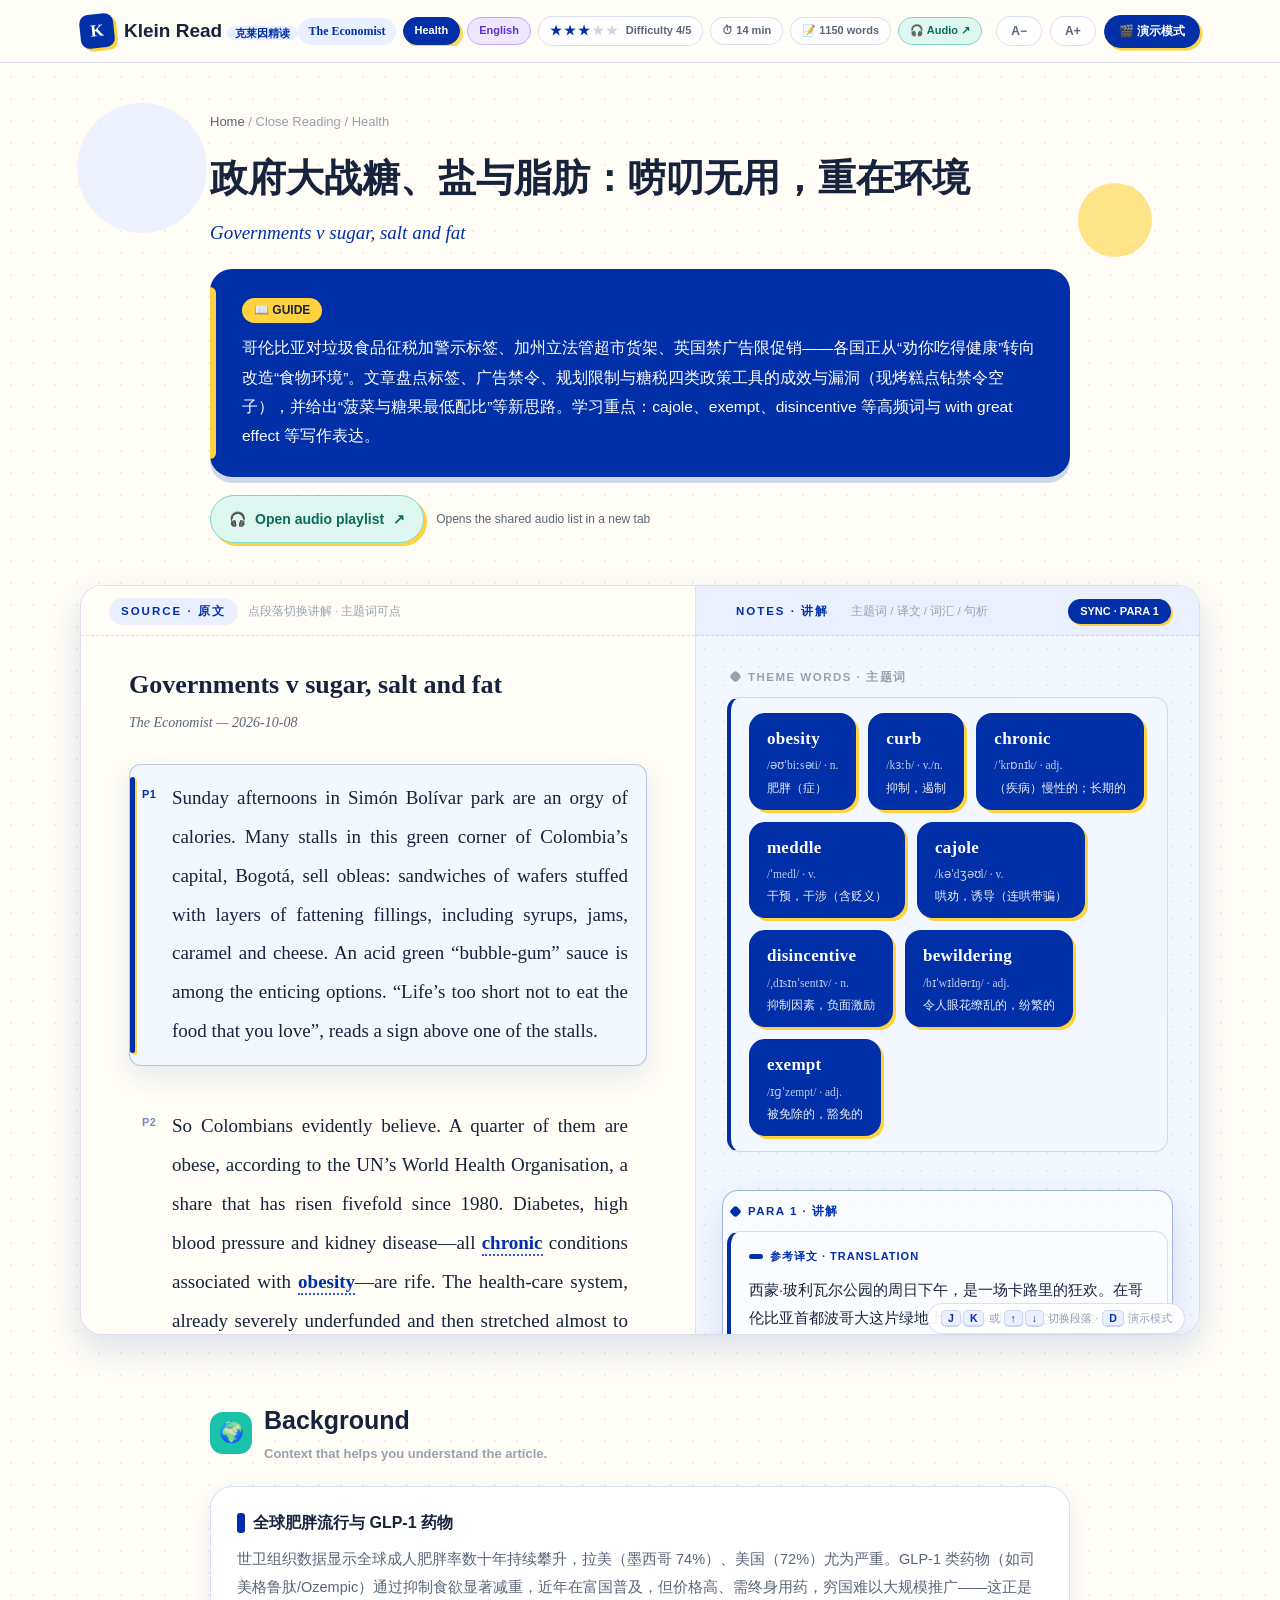
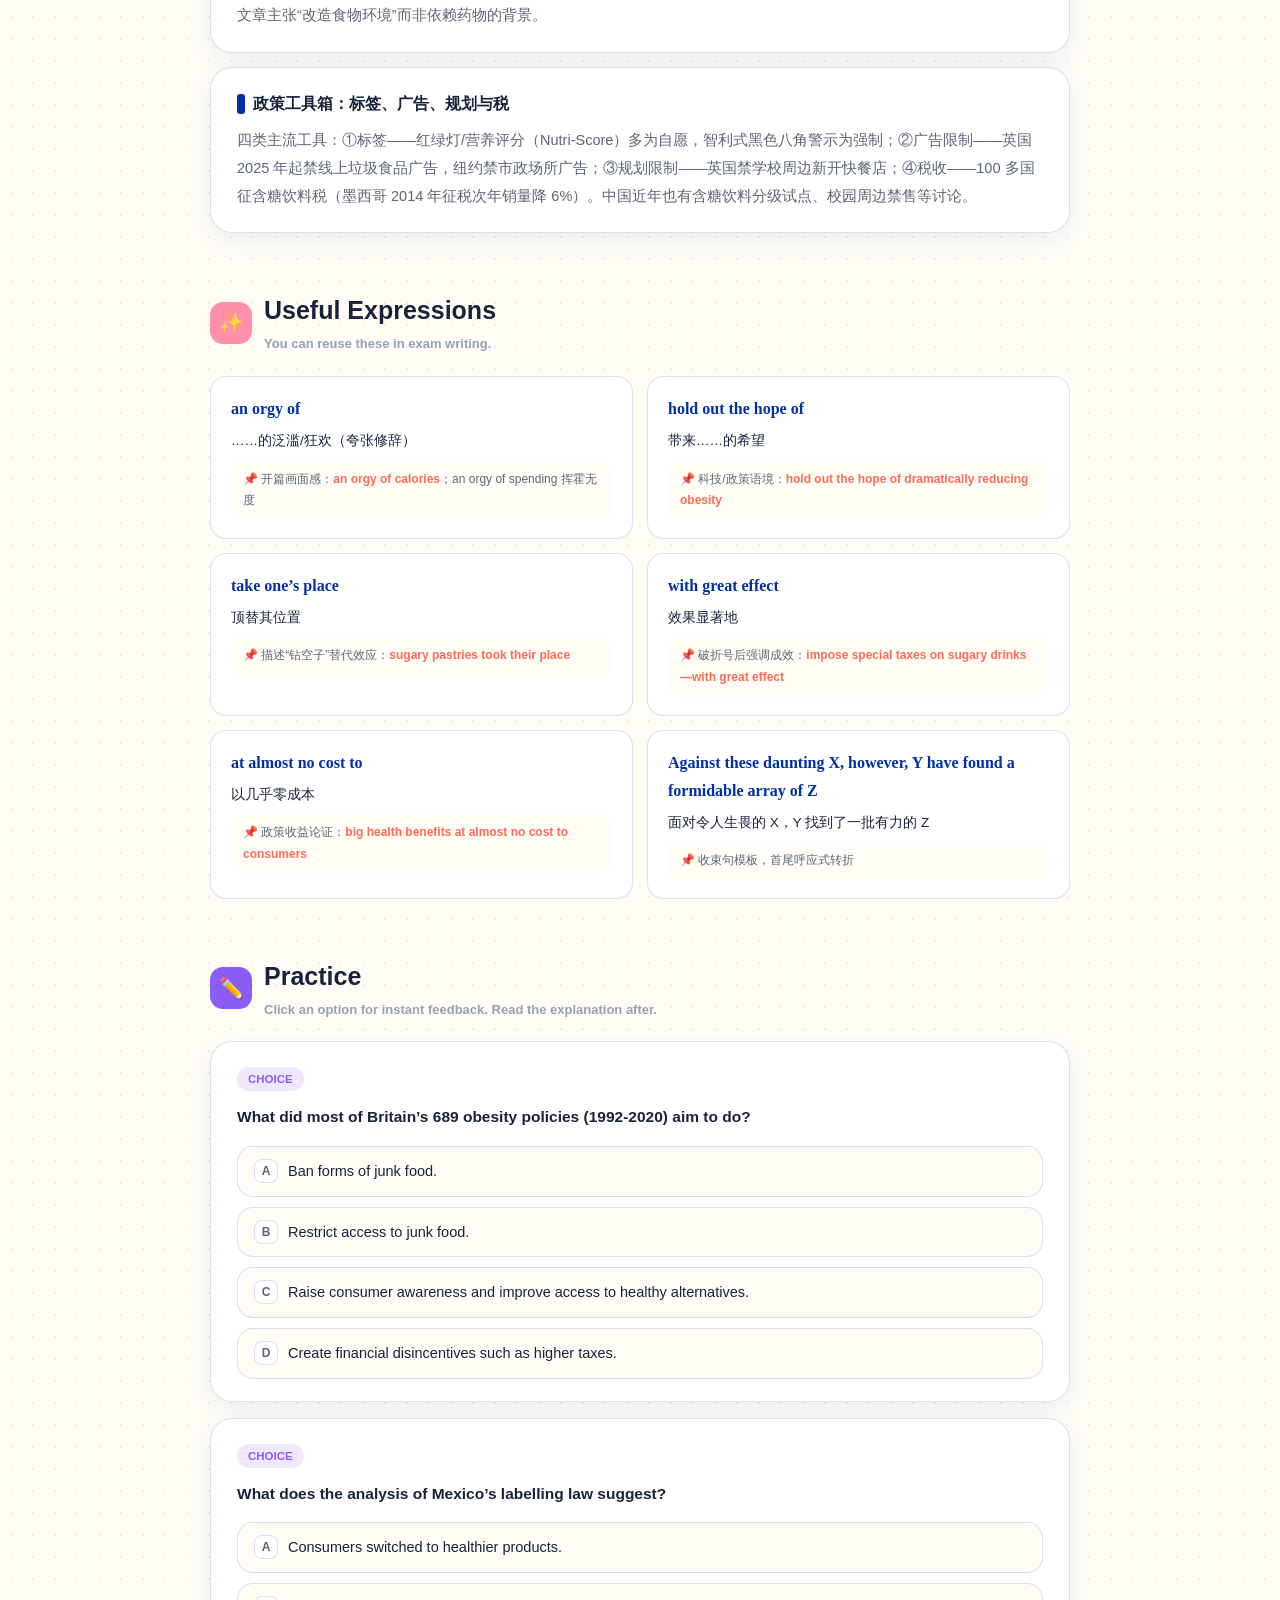
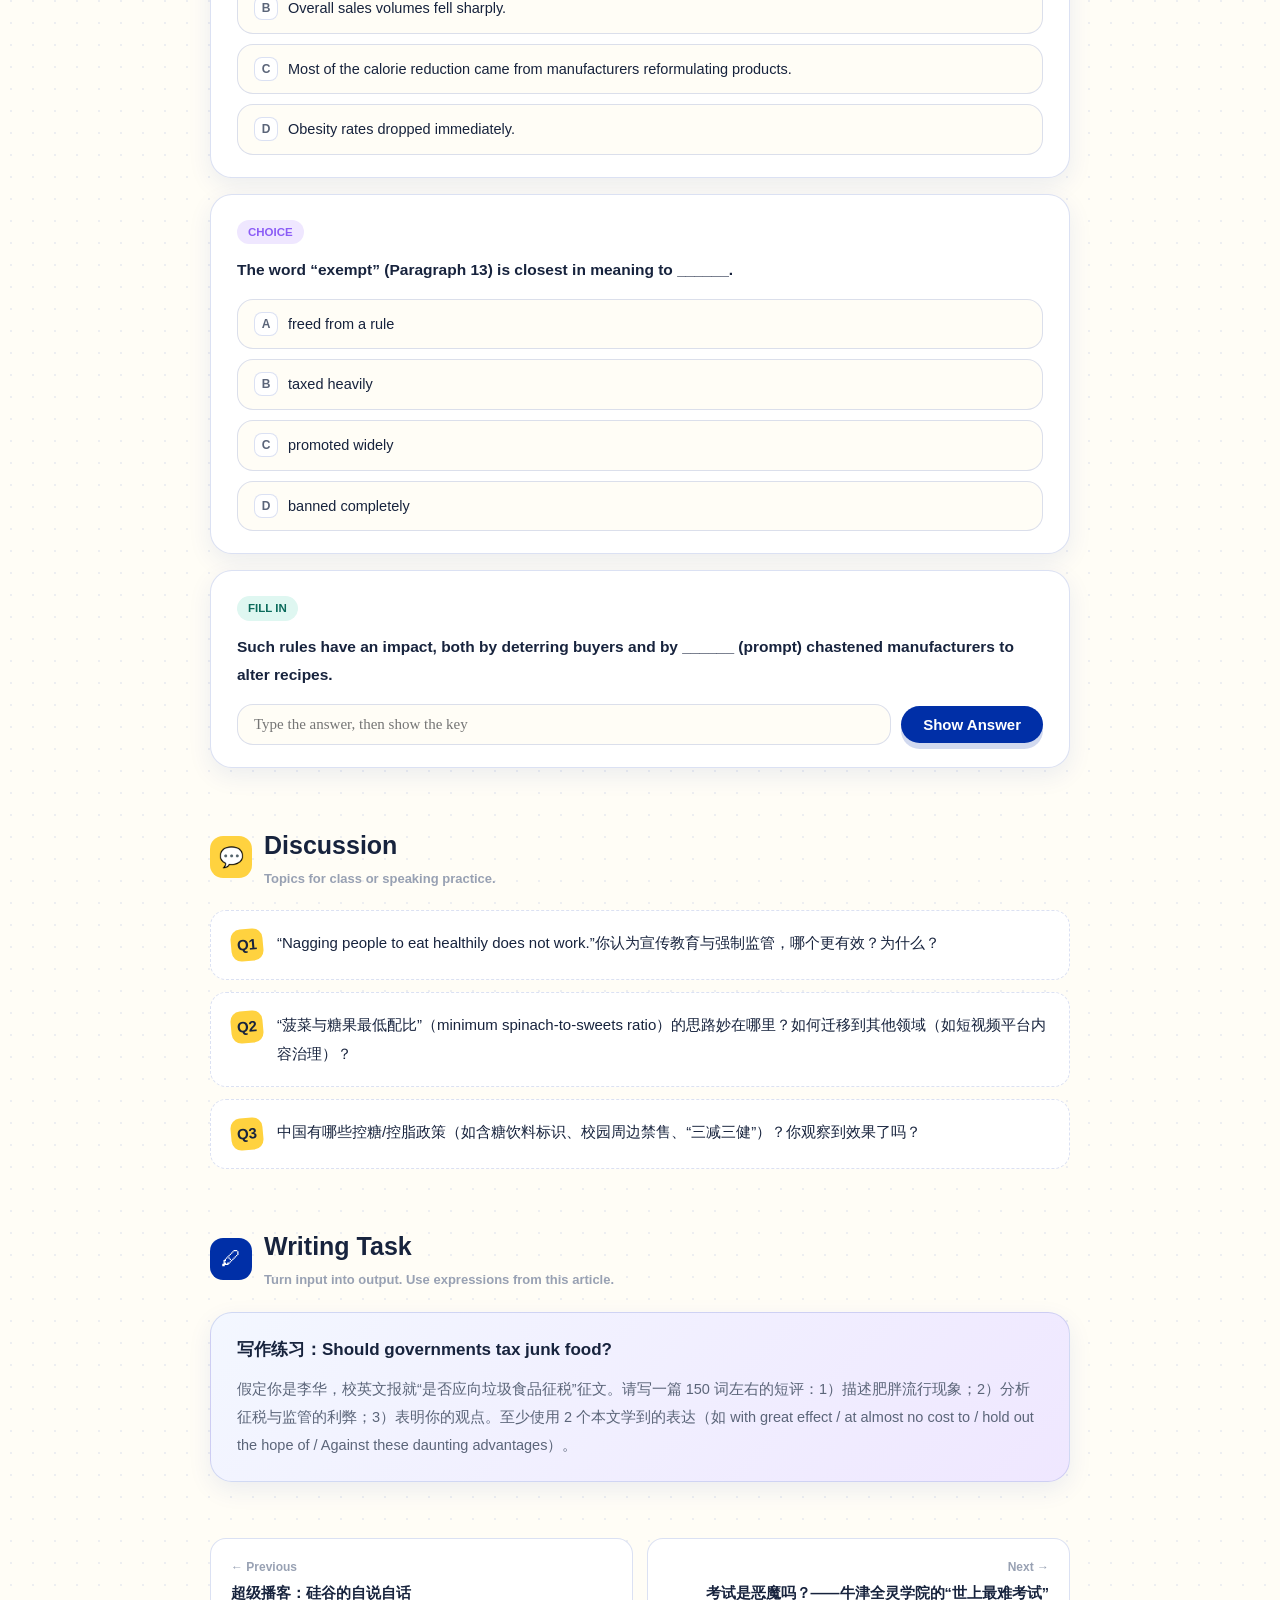
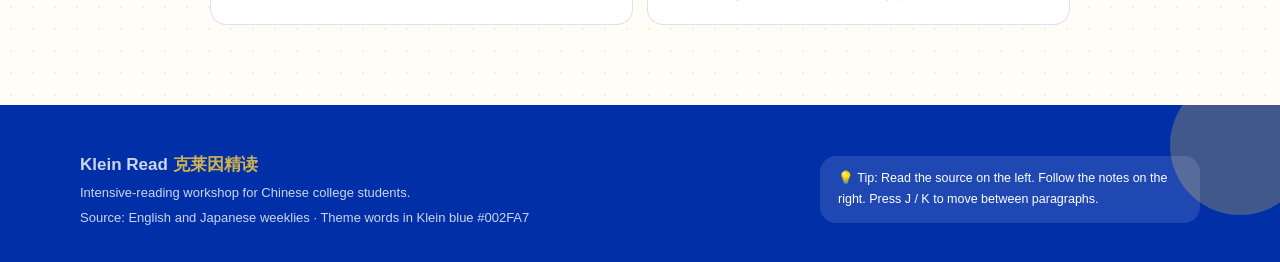
<file: articles/006-governments-v-junk-food.html>
<!DOCTYPE html>
<html lang="en">
<head>
<meta charset="UTF-8">
<meta name="viewport" content="width=device-width, initial-scale=1.0">
<title>政府大战糖、盐与脂肪：唠叨无用，重在环境 · Klein Read</title>
<meta name="description" content="Klein Read intensive-reading page: 政府大战糖、盐与脂肪：唠叨无用，重在环境">
<link rel="icon" type="image/svg+xml" href="../favicon.svg">
<link rel="stylesheet" href="../css/style.css">
</head>
<body>
<div class="progress-bar"></div>

<header class="topbar">
  <div class="container topbar-inner">
    <a class="logo" href="../index.html">
      <span class="logo-mark">K</span>
      <span>Klein Read <span class="logo-sub">克莱因精读</span></span>
    </a>
    <div class="top-meta">
      <span class="card-source">The Economist</span>
      <span class="chip chip-theme" style="font-size:11px;padding:3px 11px">Health</span>
      <span class="chip chip-violet" style="font-size:11px;padding:3px 11px">English</span>
      <span class="chip" style="font-size:11px;padding:3px 11px"><span class="stars">★★★<span class="off">★</span><span class="off">★</span></span> Difficulty 4/5</span>
      <span class="chip" style="font-size:11px;padding:3px 11px">⏱ 14 min</span>
      <span class="chip" style="font-size:11px;padding:3px 11px">📝 1150 words</span><a class="chip audio-chip" href="https://monkfishare.gitlab.io/econaudio/" target="_blank" rel="noopener noreferrer" title="Opens the shared audio list in a new tab" aria-label="Open the shared audio list in a new tab">🎧 Audio ↗</a>
    </div>
    <div class="top-tools">
      <button class="tool" id="fontMinus" title="Decrease source font size">A−</button>
      <button class="tool" id="fontPlus" title="Increase source font size">A+</button>
      <button class="tool primary" id="demoToggle" title="Demo mode for screen recording (D)">🎬 演示模式</button>
    </div>
  </div>
</header>

<main>
  <!-- ============ Article header ============ -->
  <section class="article-hero">
    <div class="blob blob-1"></div>
    <div class="blob blob-2"></div>
    <div class="container-narrow" style="position:relative;z-index:2">
      <p class="breadcrumb"><a href="../index.html">Home</a> / Close Reading / Health</p>
      <h1 lang="zh-CN">政府大战糖、盐与脂肪：唠叨无用，重在环境</h1>
      <p class="title-en" lang="en">Governments v sugar, salt and fat</p>
      <div class="lead-card">
        <span class="lead-label">📖 GUIDE</span>
        <p lang="zh-CN">哥伦比亚对垃圾食品征税加警示标签、加州立法管超市货架、英国禁广告限促销——各国正从“劝你吃得健康”转向改造“食物环境”。文章盘点标签、广告禁令、规划限制与糖税四类政策工具的成效与漏洞（现烤糕点钻禁令空子），并给出“菠菜与糖果最低配比”等新思路。学习重点：cajole、exempt、disincentive 等高频词与 with great effect 等写作表达。</p>
      </div><div class="article-audio"><a class="audio-cta-link" href="https://monkfishare.gitlab.io/econaudio/" target="_blank" rel="noopener noreferrer" aria-label="Open the shared audio list in a new tab"><span aria-hidden="true">🎧</span><span>Open audio playlist</span><span class="audio-arrow" aria-hidden="true">↗</span></a><span class="audio-open-note">Opens the shared audio list in a new tab</span></div>
    </div>
  </section>

  <!-- ============ Split view: source | notes ============ -->
  <div class="container">
    <section class="split-window" id="splitWindow">

      <!-- Left pane: source text -->
      <div class="pane-left" id="paneLeft">
        <div class="pane-head">
          <span class="label">SOURCE · 原文</span>
          <span class="hint">点段落切换讲解 · 主题词可点</span>
        </div>
        <div class="source-text">
          <h2 class="src-title" lang="en">Governments v sugar, salt and fat</h2>
          <p class="src-sub">The Economist — 2026-10-08</p>
          <p class="src-para" id="sp1" data-para="1" lang="en"><span class="para-no">P1</span> Sunday afternoons in Simón Bolívar park are an orgy of calories. Many stalls in this green corner of Colombia’s capital, Bogotá, sell obleas: sandwiches of wafers stuffed with layers of fattening fillings, including syrups, jams, caramel and cheese. An acid green “bubble-gum” sauce is among the enticing options. “Life’s too short not to eat the food that you love”, reads a sign above one of the stalls.</p>
<p class="src-para" id="sp2" data-para="2" lang="en"><span class="para-no">P2</span> So Colombians evidently believe. A quarter of them are obese, according to the UN’s World Health Organisation, a share that has risen fivefold since 1980. Diabetes, high blood pressure and kidney disease—all <span class="tword" data-word="chronic">chronic</span> conditions associated with <span class="tword" data-word="obesity">obesity</span>—are rife. The health-care system, already severely underfunded and then stretched almost to breaking point by covid-19, has struggled to cope.</p>
<p class="src-para" id="sp3" data-para="3" lang="en"><span class="para-no">P3</span> In 2022 the previous government decided radical action was needed. It required all processed food with high levels of sugar, salt or the unhealthiest forms of fat to be labelled as such, with big black warning signs. More important, it imposed a 10% tax on such products, which rose to 15% in 2024 and 20% last year.</p>
<p class="src-para" id="sp4" data-para="4" lang="en"><span class="para-no">P4</span> Colombia is not the only place that is <span class="tword" data-word="meddle">meddling</span> in the food business to counter obesity. On September 29th Gavin Newsom, the governor of California, who is likely to run for president in 2028, signed a bill requiring grocery chains to place healthy foods in “high-traffic areas” within stores. A law came into effect in Scotland on October 1st barring big businesses from displaying unhealthy foods prominently in shops and from offering promotions that encourage bulk purchases of them, such as buy-one-get-one-free deals. In India on October 6th a public consultation ended on a proposal to prohibit sales of junk food to children within 50 metres of a school. The state of Maharashtra already has such a law, barring sales of junk food to anyone near a school.</p>
<p class="src-para" id="sp5" data-para="5" lang="en"><span class="para-no">P5</span> Heavy-handed policies like these used to be a rarity. Between 1992 and 2020 Britain adopted no fewer than 14 official government plans to <span class="tword" data-word="curb">curb</span> rising <span class="tword" data-word="obesity">obesity</span> (not counting the initiatives of devolved governments in Northern Ireland, Scotland and Wales). Those plans involved 689 individual policies. The majority aimed to make consumers more aware of the health risks of junk food and to provide better access to healthy alternatives, especially in schools. None banned any forms of junk food, only 3% restricted access to it and only two policies (or 0.3% of the total) created any financial <span class="tword" data-word="disincentive">disincentive</span> to consume it, such as higher taxes.</p>
<p class="src-para" id="sp6" data-para="6" lang="en"><span class="para-no">P6</span> This <span class="tword" data-word="cajole">cajoling</span> approach has failed. England’s obesity rate has doubled since the early 1990s. About a fifth of 11-year-olds are now obese. In both rich countries and poorer ones, obesity rates have been rising steadily (see chart). In America 72% of adults are obese or overweight. In Mexico 74% are. All this costs the countries in the OECD, a club mostly of rich countries, an average of 3% of GDP a year in health-care spending and lost productivity.</p>
<p class="src-para" id="sp7" data-para="7" lang="en"><span class="para-no">P7</span> Although GLP-1 drugs, the weight-loss treatments that have become commonplace in the rich world in recent years, hold out the hope of dramatically reducing obesity, they are pricey, especially considering patients must remain on them indefinitely.</p>
<p class="src-para" id="sp8" data-para="8" lang="en"><span class="para-no">P8</span> Politicians are instead turning to a <span class="tword" data-word="bewildering">bewildering</span> array of policies intended not to persuade people to change their habits, but rather to alter the “food environment” around them. Many of the new rules concern labels. About ten years ago health officials in Britain, France and elsewhere created simple symbols in traffic-light colours to rank foods from best to worst, either for ingredients of concern (such as fat, sugar and salt) or overall, based on a formula that takes into account healthy ingredients, too. Many countries have since adopted such easily digestible scoring systems—but most remain voluntary.</p>
<p class="src-para" id="sp9" data-para="9" lang="en"><span class="para-no">P9</span> That is changing fast. A bill to make France’s labels mandatory has been introduced in parliament. Singapore will soon oblige manufacturers to label foods that score poorly under its system. The most sweeping rules, however, involve warning labels like Colombia’s, akin to the frightening messages many countries require on cigarette packets. Since 2016, for instance, Chile has obliged manufacturers to place as many as four black, stop-sign-shaped alerts on the front of unhealthy products, depending on how many ingredients exceed the regulatory threshold. Canada adopted similar rules earlier this year.</p>
<p class="src-para" id="sp10" data-para="10" lang="en"><span class="para-no">P10</span> Such rules have an impact, both by deterring buyers and by prompting chastened manufacturers to alter recipes to avoid being branded unhealthy. A recent analysis of Mexico’s labelling law, which came into effect in 2020, concluded that it had led to a 15% drop in calories sold, a 25% drop in added sugar and 12% drop in saturated fats, even as overall sales volumes remained stable. About 90% of the reduction in calories was the result of products being reformulated, rather than of people changing which products they bought.</p>
<p class="src-para" id="sp11" data-para="11" lang="en"><span class="para-no">P11</span> Restrictions on marketing unhealthy foods are also proliferating. About a dozen countries ban television ads for junk food when children are likely to be watching or bar ads and packaging from appealing to children using cartoon characters and the like. In January Britain went a step further, banning ads for unhealthy foods online and on social media, following a similar move by Portugal in 2019. Local governments can be especially zealous. In 2022 New York banned junk-food ads on all city property, as have several places in Australia and Britain. Amsterdam and London ban them on public transport.</p>
<p class="src-para" id="sp12" data-para="12" lang="en"><span class="para-no">P12</span> Then there are restrictions on where unhealthy foods can be sold. Britain’s planning law was amended in 2024 to allow local authorities to ban new fast-food joints within walking distance of a secondary school—although so many such outlets already exist that the new rules may have little effect. Maharashtra’s law is much more restrictive, but enforcement is patchy.</p>
<p class="src-para" id="sp13" data-para="13" lang="en"><span class="para-no">P13</span> The difficulty of enforcement is one of the many drawbacks of complex rules around junk food. They can place heavy burdens on businesses, which also often find creative ways around them. Since 2022, for example, Britain has banned supermarkets from displaying unhealthy packaged foods near checkouts, shop entrances and the ends of aisles, to curb impulse purchases. The share of the affected foods in overall sales fell by 7% the year after the ban. But sugary, greasy pastries swiftly took their place near the entrances of shops, since freshly baked items are <span class="tword" data-word="exempt">exempt</span> from the ban.</p>
<p class="src-para" id="sp14" data-para="14" lang="en"><span class="para-no">P14</span> Such experiences have prompted authorities in Britain to consider an alternative approach. Instead of umpteen rules about what can be sold where and to whom, they are pondering targets for the healthiness of supermarket chains’ total sales, based on the nutrition scores already in use for Britain’s restrictions on junk-food advertising. It would be, in effect, a minimum spinach-to-sweets ratio. But the chains would be free to decide whether to promote spinach more, or sweets less, or to persuade junk-food manufacturers to put more spinach in their sweets.</p>
<p class="src-para" id="sp15" data-para="15" lang="en"><span class="para-no">P15</span> Supermarkets wield lots of influence over shoppers. Sainsbury’s, a big British chain, saw sales of fruit quadruple when it offered collectible Disney-themed cards with each sale. Supermarkets would probably press suppliers to make their products healthier, says Hugo Harper of Nesta, a think-tank in London. A frozen pizza, for instance, might end up with a few more vegetables on top and a bit less salt in the sauce. Nesta estimates that marginal changes to a quarter of items in the typical British shopping basket could lead to a sustained 8.5% reduction in calories in an average consumer’s diet. Such a reduction, in turn, could halve obesity.</p>
<p class="src-para" id="sp16" data-para="16" lang="en"><span class="para-no">P16</span> Retailers, naturally, do not want to be responsible for getting people to eat more healthily, even if governments give them some leeway about how they do it. A simpler alternative is to curb consumption of junk food by taxing it. More than 100 countries impose special taxes on sugary drinks—with great effect. The year after Mexico imposed such a tax in 2014, sales of the products affected fell by around 6%. Many manufacturers also changed their recipes to make drinks less sugary. Mexico’s government is so fond of the tax it raised it from 1.64 pesos ($0.09) a litre to 3.08 earlier this year.</p>
<p class="src-para" id="sp17" data-para="17" lang="en"><span class="para-no">P17</span> Any talk of raising taxes is awkward at a time of high inflation and widespread resentment at the rising cost of living. Public opinion does appear to be warming to more forceful regulation, however. In a poll last year 51% of Americans said they were in favour of restrictions on the sale of junk food in grocery stores and 44% approved of higher taxes on it. Nearly 70% of Britons say they would support an extension of Britain’s tax on sugary drinks to other unhealthy foods if the proceeds were used to promote better diets.</p>
<p class="src-para" id="sp18" data-para="18" lang="en"><span class="para-no">P18</span> Moreover, many governments already tax food both heavily and inconsistently. In some countries it should be possible to penalise junk food by adjusting rates for different products without raising taxes overall. A study published last year in Nature found that ten European countries charge higher rates of value-added tax on fruits and vegetables than on meat and dairy. Reversing this, the researchers argued, would bring about big health benefits at almost no cost to consumers. VAT reforms along these lines are being discussed in Denmark, Germany and the Netherlands.</p>
<p class="src-para" id="sp19" data-para="19" lang="en"><span class="para-no">P19</span> Junk food is popular for many reasons. It is convenient. It is often cheaper, calorie for calorie, than healthier food. Sugar, salt and fat are hard to resist. Food companies and supermarkets make more money from it than from healthy stuff, because they both sell more of it and earn higher margins on it. Against these daunting advantages, however, governments have found a formidable array of counter-measures.</p>
        </div>
      </div>

      <!-- Right pane: study notes -->
      <div class="pane-right" id="paneRight">
        <div class="pane-head">
          <span class="label">NOTES · 讲解</span>
          <span class="hint">主题词 / 译文 / 词汇 / 句析</span>
          <span class="sync-pill" id="syncPill">SYNC · PARA 1</span>
        </div>
        <div class="notes-stream">
          <div class="note-group theme-group">
            <div class="ng-head">THEME WORDS · 主题词</div>
            <div class="note-card nc-theme">
              <div class="theme-words"><div class="theme-word-card"><span class="w">obesity</span><span class="ph">/əʊˈbiːsəti/ · n.</span><span class="m">肥胖（症）</span></div>
<div class="theme-word-card"><span class="w">curb</span><span class="ph">/kɜːb/ · v./n.</span><span class="m">抑制，遏制</span></div>
<div class="theme-word-card"><span class="w">chronic</span><span class="ph">/ˈkrɒnɪk/ · adj.</span><span class="m">（疾病）慢性的；长期的</span></div>
<div class="theme-word-card"><span class="w">meddle</span><span class="ph">/ˈmedl/ · v.</span><span class="m">干预，干涉（含贬义）</span></div>
<div class="theme-word-card"><span class="w">cajole</span><span class="ph">/kəˈdʒəʊl/ · v.</span><span class="m">哄劝，诱导（连哄带骗）</span></div>
<div class="theme-word-card"><span class="w">disincentive</span><span class="ph">/ˌdɪsɪnˈsentɪv/ · n.</span><span class="m">抑制因素，负面激励</span></div>
<div class="theme-word-card"><span class="w">bewildering</span><span class="ph">/bɪˈwɪldərɪŋ/ · adj.</span><span class="m">令人眼花缭乱的，纷繁的</span></div>
<div class="theme-word-card"><span class="w">exempt</span><span class="ph">/ɪɡˈzempt/ · adj.</span><span class="m">被免除的，豁免的</span></div></div>
            </div>
          </div>
          <div class="note-group" id="ng1" data-para="1"><div class="ng-head">PARA 1 · 讲解</div><div class="note-card nc-tr"><div class="nc-title">参考译文 · TRANSLATION</div><p class="tr-text" lang="zh-CN">西蒙·玻利瓦尔公园的周日下午，是一场卡路里的狂欢。在哥伦比亚首都波哥大这片绿地上，许多摊位售卖 obleas：威化饼夹着层层叠叠的增肥馅料——糖浆、果酱、焦糖和奶酪。一种酸绿色的“泡泡糖”酱是诱人的选项之一。一个摊位上方的招牌写着：“人生苦短，怎能不吃自己爱吃的东西。”</p></div><div class="note-card nc-words"><div class="nc-title">本段词汇 · WORDS</div><div class="w-item"><span class="w">orgy (of)</span><span class="pos">n.</span><span class="m">（夸张）泛滥，放纵的大量</span></div><div class="w-note">💡 an orgy of calories 卡路里的狂欢；an orgy of spending 挥霍无度</div><div class="w-item"><span class="w">wafer</span><span class="pos">n.</span><span class="m">威化饼，薄脆饼</span></div><div class="w-note">💡 sandwiches of wafers 威化饼夹层</div><div class="w-item"><span class="w">fattening</span><span class="pos">adj.</span><span class="m">使人发胖的</span></div><div class="w-note">💡 fatten 催肥 + -ing；fattening fillings 增肥馅料</div><div class="w-item"><span class="w">enticing</span><span class="pos">adj.</span><span class="m">诱人的</span></div><div class="w-note">💡 entice（引诱）+ -ing；enticing options/offer 诱人的选项</div></div><div class="note-card nc-analysis"><div class="nc-title">长难句解析 · ANALYSIS</div><p class="sent-quote">“Life’s too short not to eat the food that you love”, reads a sign above one of the stalls.</p><div class="struct-line"><span class="struct-tag t-main">主句</span><span class="struct-text">reads a sign above one of the stalls —— 倒装引语结构：招牌上写道……</span></div><div class="struct-line"><span class="struct-tag t-phrase">短语</span><span class="struct-text">Life’s too short not to eat ... —— too ... not to do：太……而不能不……（双重否定表肯定）</span></div><div class="struct-line"><span class="struct-tag t-tip">考点</span><span class="struct-text">Life’s too short not to do sth 是地道口语句式；引语前置 + reads a sign 是新闻特写的经典开法。</span></div></div></div>
<div class="note-group" id="ng2" data-para="2"><div class="ng-head">PARA 2 · 讲解</div><div class="note-card nc-tr"><div class="nc-title">参考译文 · TRANSLATION</div><p class="tr-text" lang="zh-CN">哥伦比亚人显然深信不疑。据联合国世界卫生组织数据，四分之一的哥伦比亚人肥胖，这一比例自 1980 年以来增长了五倍。糖尿病、高血压和肾病——这些与肥胖相关的慢性病——极为普遍。本就严重资金不足、又被新冠疫情拉到崩溃边缘的医疗系统，勉力支撑。</p></div><div class="note-card nc-words"><div class="nc-title">本段词汇 · WORDS</div><div class="w-item"><span class="w">obese</span><span class="pos">adj.</span><span class="m">肥胖的（医学口径）</span></div><div class="w-note">💡 名词 obesity；BMI≥30 为 obese</div><div class="w-item"><span class="w">obesity</span><span class="pos">n.</span><span class="m">肥胖（症）</span></div><div class="w-note">💡 obesity rate 肥胖率；obesity epidemic 肥胖流行</div><div class="w-item"><span class="w">chronic</span><span class="pos">adj.</span><span class="m">（疾病）慢性的；长期的</span></div><div class="w-note">💡 chronic disease 慢性病；反义 acute 急性的</div><div class="w-item"><span class="w">rife</span><span class="pos">adj.</span><span class="m">普遍的，猖獗的（贬）</span></div><div class="w-note">💡 be rife in/with ……中很普遍；corruption is rife 腐败猖獗</div></div><div class="note-card nc-analysis"><div class="nc-title">长难句解析 · ANALYSIS</div><p class="sent-quote">The health-care system, already severely underfunded and then stretched almost to breaking point by covid-19, has struggled to cope.</p><div class="struct-line"><span class="struct-tag t-main">主句</span><span class="struct-text">The health-care system has struggled to cope —— 主干：医疗系统勉力支撑</span></div><div class="struct-line"><span class="struct-tag t-phrase">短语</span><span class="struct-text">already severely underfunded and then stretched almost to breaking point —— 两个过去分词短语作插入补充，描述系统的两重困境</span></div><div class="struct-line"><span class="struct-tag t-tip">考点</span><span class="struct-text">主谓之间塞入长分词插入语是《经济学人》常态；抓主干时先跳过逗号之间的内容。stretch to breaking point（拉到崩溃边缘）可积累。</span></div></div></div>
<div class="note-group" id="ng3" data-para="3"><div class="ng-head">PARA 3 · 讲解</div><div class="note-card nc-tr"><div class="nc-title">参考译文 · TRANSLATION</div><p class="tr-text" lang="zh-CN">2022 年，前政府认定必须采取激进措施。它要求所有高糖、高盐或含最不健康脂肪的加工食品标注黑色大警示标志。更重要的是，政府对此类产品征收 10% 的税，2024 年升至 15%，去年升至 20%。</p></div><div class="note-card nc-words"><div class="nc-title">本段词汇 · WORDS</div><div class="w-item"><span class="w">radical</span><span class="pos">adj.</span><span class="m">激进的，彻底的</span></div><div class="w-note">💡 radical action/measures 激进措施；radical reform 彻底改革</div><div class="w-item"><span class="w">impose</span><span class="pos">v.</span><span class="m">征收（税）；强加</span></div><div class="w-note">💡 impose a tax on 对……征税；impose restrictions on 施加限制</div><div class="w-item"><span class="w">processed food</span><span class="pos">n.phr.</span><span class="m">加工食品</span></div><div class="w-note">💡 unprocessed/fresh food 对应；食品政策高频词</div><div class="w-item"><span class="w">as such</span><span class="pos">phr.</span><span class="m">照此，作为 such 所指的东西</span></div><div class="w-note">💡 labelled as such 被“照此标注”；as such 也表“本身”</div></div><div class="note-card nc-analysis"><div class="nc-title">长难句解析 · ANALYSIS</div><p class="sent-quote">It required all processed food with high levels of sugar, salt or the unhealthiest forms of fat to be labelled as such, with big black warning signs.</p><div class="struct-line"><span class="struct-tag t-main">主句</span><span class="struct-text">It required all processed food ... to be labelled as such —— require sth to be done（要求某物被……）</span></div><div class="struct-line"><span class="struct-tag t-phrase">短语</span><span class="struct-text">with high levels of sugar, salt or ... fat —— 介词短语后置定语修饰 food</span></div><div class="struct-line"><span class="struct-tag t-phrase">短语</span><span class="struct-text">with big black warning signs —— 第二个 with 短语表方式/附带</span></div><div class="struct-line"><span class="struct-tag t-tip">考点</span><span class="struct-text">require + 宾语 + to be done 是政策报道核心句型；两个 with 短语分工不同（定语 vs 方式），写作可模仿。</span></div></div></div>
<div class="note-group" id="ng4" data-para="4"><div class="ng-head">PARA 4 · 讲解</div><div class="note-card nc-tr"><div class="nc-title">参考译文 · TRANSLATION</div><p class="tr-text" lang="zh-CN">哥伦比亚并非唯一干预食品行业以对抗肥胖的地方。9 月 29 日，可能竞选 2028 年总统的加州州长加文·纽瑟姆签署法案，要求连锁超市把健康食品摆进店内“高客流区域”。苏格兰 10 月 1 日生效的一部法律，禁止大企业在店内显著位置陈列不健康食品，也禁止“买一送一”等鼓励囤购的促销。印度 10 月 6 日结束了一项公众征询：拟禁止在学校 50 米内向儿童售卖垃圾食品。马哈拉施特拉邦早已有此类法律——禁止在学校附近向任何人售卖垃圾食品。</p></div><div class="note-card nc-words"><div class="nc-title">本段词汇 · WORDS</div><div class="w-item"><span class="w">meddle</span><span class="pos">v.</span><span class="m">干预，干涉（含贬义）</span></div><div class="w-note">💡 meddle in sth 干预某事；比 intervene 更带“多管闲事”色彩</div><div class="w-item"><span class="w">counter</span><span class="pos">v.</span><span class="m">对抗，抵制</span></div><div class="w-note">💡 counter obesity/inflation 对抗肥胖/通胀；counter- 前缀常见</div><div class="w-item"><span class="w">come into effect</span><span class="pos">phr.</span><span class="m">（法律）生效</span></div><div class="w-note">💡 = take effect/enter into force；法律英语高频</div><div class="w-item"><span class="w">bar</span><span class="pos">v.</span><span class="m">禁止</span></div><div class="w-note">💡 bar sb from doing 禁止某人做；= ban/prohibit</div></div><div class="note-card nc-analysis"><div class="nc-title">长难句解析 · ANALYSIS</div><p class="sent-quote">A law came into effect in Scotland on October 1st barring big businesses from displaying unhealthy foods prominently in shops and from offering promotions that encourage bulk purchases of them, such as buy-one-get-one-free deals.</p><div class="struct-line"><span class="struct-tag t-main">主句</span><span class="struct-text">A law came into effect in Scotland on October 1st —— 主句：一部法律在苏格兰生效</span></div><div class="struct-line"><span class="struct-tag t-phrase">短语</span><span class="struct-text">barring big businesses from ... and from ... —— 现在分词后置定语修饰 law；bar sb from doing sth 平行结构</span></div><div class="struct-line"><span class="struct-tag t-clause">从句</span><span class="struct-text">that encourage bulk purchases of them —— 定语从句修饰 promotions</span></div><div class="struct-line"><span class="struct-tag t-tip">考点</span><span class="struct-text">bar sb from doing A and from doing B 的平行结构是立法文本标配；bulk purchase（囤购）、buy-one-get-one-free（买一送一）可直接进写作。</span></div></div></div>
<div class="note-group" id="ng5" data-para="5"><div class="ng-head">PARA 5 · 讲解</div><div class="note-card nc-tr"><div class="nc-title">参考译文 · TRANSLATION</div><p class="tr-text" lang="zh-CN">这类强硬政策过去十分罕见。1992 至 2020 年间，英国通过了不下 14 份遏制肥胖上升的官方政府计划（还不算北爱尔兰、苏格兰和威尔士等下放政府的举措）。这些计划包含 689 项具体政策。大多数旨在让消费者更了解垃圾食品的健康风险、并更好地获得健康替代品，尤其是在学校。没有一项禁止任何形式的垃圾食品；仅 3% 限制其获取；只有两项政策（占总数 0.3%）设置了任何消费上的财务抑制，比如提高税收。</p></div><div class="note-card nc-words"><div class="nc-title">本段词汇 · WORDS</div><div class="w-item"><span class="w">heavy-handed</span><span class="pos">adj.</span><span class="m">强硬粗暴的</span></div><div class="w-note">💡 heavy-handed policies/measures 强硬政策；反义 light-touch 温和的</div><div class="w-item"><span class="w">curb</span><span class="pos">v./n.</span><span class="m">抑制，遏制</span></div><div class="w-note">💡 curb rising obesity/immigration/inflation 遏制上升趋势；名词 take action to curb</div><div class="w-item"><span class="w">disincentive</span><span class="pos">n.</span><span class="m">抑制因素，负面激励</span></div><div class="w-note">💡 反义 incentive 激励；a financial disincentive 财务抑制手段（如征税）</div><div class="w-item"><span class="w">no fewer than</span><span class="pos">phr.</span><span class="m">不下……之多（强调多）</span></div><div class="w-note">💡 字面“不少于”，实则强调数量惊人；not counting = not including</div></div><div class="note-card nc-analysis"><div class="nc-title">长难句解析 · ANALYSIS</div><p class="sent-quote">Between 1992 and 2020 Britain adopted no fewer than 14 official government plans to curb rising obesity (not counting the initiatives of devolved governments in Northern Ireland, Scotland and Wales).</p><div class="struct-line"><span class="struct-tag t-main">主句</span><span class="struct-text">Britain adopted no fewer than 14 official government plans —— 主句：英国通过了不下 14 份官方计划</span></div><div class="struct-line"><span class="struct-tag t-phrase">短语</span><span class="struct-text">to curb rising obesity —— 不定式表目的</span></div><div class="struct-line"><span class="struct-tag t-phrase">短语</span><span class="struct-text">(not counting ...) —— 括号补充：还不算下放政府的举措，突出“14 份还只是保守统计”</span></div><div class="struct-line"><span class="struct-tag t-tip">考点</span><span class="struct-text">no fewer than（不下……之多）是强调数字的委婉修辞；括号补充统计口径也是数据论证的好习惯。</span></div></div></div>
<div class="note-group" id="ng6" data-para="6"><div class="ng-head">PARA 6 · 讲解</div><div class="note-card nc-tr"><div class="nc-title">参考译文 · TRANSLATION</div><p class="tr-text" lang="zh-CN">这种哄劝式路径已经失败。英格兰的肥胖率自 1990 年代初翻了一番，约五分之一的 11 岁儿童如今肥胖。无论富国还是穷国，肥胖率都在稳步上升（见图表）。美国 72% 的成年人肥胖或超重，墨西哥为 74%。这一切让 OECD（一个以富国为主的俱乐部）成员国平均每年在医疗支出和生产力损失上耗费 GDP 的 3%。</p></div><div class="note-card nc-words"><div class="nc-title">本段词汇 · WORDS</div><div class="w-item"><span class="w">cajole</span><span class="pos">v.</span><span class="m">哄劝，诱导（连哄带骗）</span></div><div class="w-note">💡 cajole sb into doing sth 连哄带骗让某人做；cajoling approach 哄劝式路径</div><div class="w-item"><span class="w">steadily</span><span class="pos">adv.</span><span class="m">稳步地，持续地</span></div><div class="w-note">💡 rise steadily 稳步上升；比 constantly 更强调“无波动的持续”</div><div class="w-item"><span class="w">overweight</span><span class="pos">adj.</span><span class="m">超重的</span></div><div class="w-note">💡 obese 肥胖（更重）/ overweight 超重；政策文本常并列</div><div class="w-item"><span class="w">productivity</span><span class="pos">n.</span><span class="m">生产力，生产率</span></div><div class="w-note">💡 lost productivity 生产力损失；health-care spending and lost productivity 双成本</div></div><div class="note-card nc-analysis"><div class="nc-title">长难句解析 · ANALYSIS</div><p class="sent-quote">All this costs the countries in the OECD, a club mostly of rich countries, an average of 3% of GDP a year in health-care spending and lost productivity.</p><div class="struct-line"><span class="struct-tag t-main">主句</span><span class="struct-text">All this costs the countries ... an average of 3% of GDP a year —— cost sb sth（使某人损失某物）双宾语结构</span></div><div class="struct-line"><span class="struct-tag t-phrase">短语</span><span class="struct-text">a club mostly of rich countries —— 同位语插入，解释 OECD</span></div><div class="struct-line"><span class="struct-tag t-phrase">短语</span><span class="struct-text">in health-care spending and lost productivity —— in 短语说明成本的两方面</span></div><div class="struct-line"><span class="struct-tag t-tip">考点</span><span class="struct-text">cost sb sth + in ... 两方面说明成本，是数据论证句式；同位语插入解释机构名称值得模仿。</span></div></div></div>
<div class="note-group" id="ng7" data-para="7"><div class="ng-head">PARA 7 · 讲解</div><div class="note-card nc-tr"><div class="nc-title">参考译文 · TRANSLATION</div><p class="tr-text" lang="zh-CN">尽管 GLP-1 药物——近年来在富国已司空见惯的减肥疗法——带来了大幅降低肥胖率的希望，但它们价格昂贵，尤其考虑到患者必须终身服药。</p></div><div class="note-card nc-words"><div class="nc-title">本段词汇 · WORDS</div><div class="w-item"><span class="w">commonplace</span><span class="pos">adj.</span><span class="m">司空见惯的</span></div><div class="w-note">💡 have become commonplace 已变得司空见惯；反义 rare/novel</div><div class="w-item"><span class="w">hold out the hope of</span><span class="pos">phr.</span><span class="m">带来……的希望</span></div><div class="w-note">💡 hold out hope (that) ……有希望；hold out little hope 希望渺茫</div><div class="w-item"><span class="w">pricey</span><span class="pos">adj.</span><span class="m">昂贵的（口语）</span></div><div class="w-note">💡 = expensive/costly；新闻中夹口语词调节节奏</div><div class="w-item"><span class="w">indefinitely</span><span class="pos">adv.</span><span class="m">无限期地，长期地</span></div><div class="w-note">💡 remain on them indefinitely 无限期服用；indefinite 不确定期限的</div></div><div class="note-card nc-analysis"><div class="nc-title">长难句解析 · ANALYSIS</div><p class="sent-quote">Although GLP-1 drugs, the weight-loss treatments that have become commonplace in the rich world in recent years, hold out the hope of dramatically reducing obesity, they are pricey, especially considering patients must remain on them indefinitely.</p><div class="struct-line"><span class="struct-tag t-clause">从句</span><span class="struct-text">Although GLP-1 drugs ... hold out the hope of ... —— 让步状语从句，主语后插入同位语 + that 定语从句</span></div><div class="struct-line"><span class="struct-tag t-main">主句</span><span class="struct-text">they are pricey —— 主句：它们很贵</span></div><div class="struct-line"><span class="struct-tag t-phrase">短语</span><span class="struct-text">especially considering (that) patients must remain on them indefinitely —— considering 表“考虑到”，补充理由</span></div><div class="struct-line"><span class="struct-tag t-tip">考点</span><span class="struct-text">一句话四层（让步+同位语+定语从句+considering 补充）。写作时可拆两句：Although ... hold out hope, they are pricey. Considering ..., the cost adds up.</span></div></div></div>
<div class="note-group" id="ng8" data-para="8"><div class="ng-head">PARA 8 · 讲解</div><div class="note-card nc-tr"><div class="nc-title">参考译文 · TRANSLATION</div><p class="tr-text" lang="zh-CN">政客们转而采用令人眼花缭乱的一批政策：目的不再是劝人们改变习惯，而是改变他们周围的“食物环境”。许多新规关乎标签。约十年前，英法等国的卫生官员创造了红绿灯颜色的简单符号，为食品从最好到最差评级——要么针对令人担忧的成分（如脂肪、糖和盐），要么基于一个同样计入健康成分的公式做总体评级。许多国家此后采用了这类一目了然的评分体系——但大多仍是自愿性的。</p></div><div class="note-card nc-words"><div class="nc-title">本段词汇 · WORDS</div><div class="w-item"><span class="w">bewildering</span><span class="pos">adj.</span><span class="m">令人眼花缭乱的，纷繁的</span></div><div class="w-note">💡 a bewildering array of 令人眼花缭乱的一批；bewilder 使困惑</div><div class="w-item"><span class="w">array</span><span class="pos">n.</span><span class="m">一大批，一系列</span></div><div class="w-note">💡 an array of policies/tools 一批政策/工具；常与 bewildering/impressive 连用</div><div class="w-item"><span class="w">food environment</span><span class="pos">n.phr.</span><span class="m">食物环境（政策术语）</span></div><div class="w-note">💡 指食品的可得性、陈列、价格、广告等外部条件</div><div class="w-item"><span class="w">voluntary</span><span class="pos">adj.</span><span class="m">自愿的，非强制的</span></div><div class="w-note">💡 反义 mandatory/compulsory；voluntary labels 自愿性标签</div></div><div class="note-card nc-analysis"><div class="nc-title">长难句解析 · ANALYSIS</div><p class="sent-quote">Politicians are instead turning to a bewildering array of policies intended not to persuade people to change their habits, but rather to alter the “food environment” around them.</p><div class="struct-line"><span class="struct-tag t-main">主句</span><span class="struct-text">Politicians are instead turning to a bewildering array of policies —— 主句：政客转而采用一大批政策（turn to 转向）</span></div><div class="struct-line"><span class="struct-tag t-phrase">短语</span><span class="struct-text">intended not to persuade ... but rather to alter ... —— 过去分词定语内嵌 not ... but rather ... 平行结构</span></div><div class="struct-line"><span class="struct-tag t-tip">考点</span><span class="struct-text">not to do A, but rather to do B（不是为了 A，而是为了 B）是议论文立论的高频对照结构；intended to 作后置定语。</span></div></div></div>
<div class="note-group" id="ng9" data-para="9"><div class="ng-head">PARA 9 · 讲解</div><div class="note-card nc-tr"><div class="nc-title">参考译文 · TRANSLATION</div><p class="tr-text" lang="zh-CN">这种状况正在迅速改变。法国已向议会提交强制推行标签的法案。新加坡不久将强制制造商对在其体系下得分低的食品加贴标签。然而最彻底的当属哥伦比亚式警示标签——类似许多国家要求香烟包装上印的吓人警示语。例如自 2016 年起，智利强制制造商在不健康产品正面张贴多达四个黑色停车标志形状的警示，具体数量取决于有多少成分超过监管阈值。加拿大今年早些时候也通过了类似规定。</p></div><div class="note-card nc-words"><div class="nc-title">本段词汇 · WORDS</div><div class="w-item"><span class="w">mandatory</span><span class="pos">adj.</span><span class="m">强制的，义务的</span></div><div class="w-note">💡 make labels mandatory 强制推行标签；反义 voluntary</div><div class="w-item"><span class="w">sweeping</span><span class="pos">adj.</span><span class="m">大刀阔斧的，范围广泛的</span></div><div class="w-note">💡 sweeping rules/changes/reforms 大刀阔斧的规则/变革</div><div class="w-item"><span class="w">akin to</span><span class="pos">phr.</span><span class="m">类似于，与……同类</span></div><div class="w-note">💡 书面语 = similar to；be akin to the messages 类似于那些警示语</div><div class="w-item"><span class="w">threshold</span><span class="pos">n.</span><span class="m">阈值，门槛</span></div><div class="w-note">💡 regulatory threshold 监管阈值；exceed the threshold 超过阈值</div></div><div class="note-card nc-analysis"><div class="nc-title">长难句解析 · ANALYSIS</div><p class="sent-quote">The most sweeping rules, however, involve warning labels like Colombia’s, akin to the frightening messages many countries require on cigarette packets.</p><div class="struct-line"><span class="struct-tag t-main">主句</span><span class="struct-text">The most sweeping rules involve warning labels like Colombia’s —— 主句：最彻底的规则是哥伦比亚式警示标签</span></div><div class="struct-line"><span class="struct-tag t-phrase">短语</span><span class="struct-text">akin to the frightening messages (that) many countries require on cigarette packets —— akin to 补充说明；定语从句省略了 that</span></div><div class="struct-line"><span class="struct-tag t-tip">考点</span><span class="struct-text">be akin to（类似于）是 like 的书面升级；定语从句省略宾语 that 在新闻英语极常见，读时默补即可。</span></div></div></div>
<div class="note-group" id="ng10" data-para="10"><div class="ng-head">PARA 10 · 讲解</div><div class="note-card nc-tr"><div class="nc-title">参考译文 · TRANSLATION</div><p class="tr-text" lang="zh-CN">这类规则确有成效：既震慑了买家，也促使吃过苦头的制造商改配方，以免被贴上“不健康”标签。最近一项对墨西哥 2020 年生效的标签法的分析得出结论：该法使售出卡路里下降 15%、添加糖下降 25%、饱和脂肪下降 12%，而总销量保持稳定。卡路里减少量中约 90% 源于产品重新配方，而非消费者更换所购产品。</p></div><div class="note-card nc-words"><div class="nc-title">本段词汇 · WORDS</div><div class="w-item"><span class="w">deter</span><span class="pos">v.</span><span class="m">震慑，阻止</span></div><div class="w-note">💡 deter sb from doing 阻止某人做；deter buyers 震慑买家</div><div class="w-item"><span class="w">chastened</span><span class="pos">adj.</span><span class="m">被教训后老实的</span></div><div class="w-note">💡 chasten 敲打、使谨慎；chastened manufacturers 吃过苦头的厂商</div><div class="w-item"><span class="w">reformulate</span><span class="pos">v.</span><span class="m">重新配方，改配方</span></div><div class="w-note">💡 re- + formulate；reformulated products 改配方后的产品</div><div class="w-item"><span class="w">brand</span><span class="pos">v.</span><span class="m">给贴上标签/冠以（名声）</span></div><div class="w-note">💡 be branded unhealthy 被“打上不健康烙印”；brand sb as sth</div></div><div class="note-card nc-analysis"><div class="nc-title">长难句解析 · ANALYSIS</div><p class="sent-quote">A recent analysis of Mexico’s labelling law, which came into effect in 2020, concluded that it had led to a 15% drop in calories sold, a 25% drop in added sugar and 12% drop in saturated fats, even as overall sales volumes remained stable.</p><div class="struct-line"><span class="struct-tag t-main">主句</span><span class="struct-text">A recent analysis ... concluded that ... —— 主句：一项分析得出结论……</span></div><div class="struct-line"><span class="struct-tag t-clause">从句</span><span class="struct-text">which came into effect in 2020 —— 非限制性定语从句插入说明法律生效时间</span></div><div class="struct-line"><span class="struct-tag t-clause">从句</span><span class="struct-text">that it had led to a 15% drop ..., a 25% drop ..., and 12% drop ... —— 宾语从句三项数据排比；even as 引导让步对比“而……却保持稳定”</span></div><div class="struct-line"><span class="struct-tag t-tip">考点</span><span class="struct-text">三项数据排比 + even as（与此同时却……）是数据论证黄金句式；分析报告类写作可直接套用。</span></div></div></div>
<div class="note-group" id="ng11" data-para="11"><div class="ng-head">PARA 11 · 讲解</div><div class="note-card nc-tr"><div class="nc-title">参考译文 · TRANSLATION</div><p class="tr-text" lang="zh-CN">对不健康食品营销的限制也在激增。约十二个国家禁止在儿童可能观看的时段播放垃圾食品电视广告，或禁止广告和包装使用卡通形象等吸引儿童。今年 1 月，英国更进一步，禁止在网上和社交媒体投放不健康食品广告——葡萄牙 2019 年已有类似举措。地方政府尤甚：2022 年纽约禁止在一切市政场所投放垃圾食品广告，澳大利亚和英国多地也照此办理；阿姆斯特丹和伦敦禁止在公共交通上投放。</p></div><div class="note-card nc-words"><div class="nc-title">本段词汇 · WORDS</div><div class="w-item"><span class="w">proliferate</span><span class="pos">v.</span><span class="m">激增，迅速扩散</span></div><div class="w-note">💡 restrictions are proliferating 限制在激增；名词 proliferation</div><div class="w-item"><span class="w">appeal to</span><span class="pos">phr.v.</span><span class="m">吸引，对……有吸引力</span></div><div class="w-note">💡 appeal to children 吸引儿童；appealing 诱人的</div><div class="w-item"><span class="w">zealous</span><span class="pos">adj.</span><span class="m">热心过头的，狂热的</span></div><div class="w-note">💡 尤其指积极得过了头；zeal 热情；zealous enforcement 积极执法</div><div class="w-item"><span class="w">the like</span><span class="pos">phr.</span><span class="m">诸如此类，等等</span></div><div class="w-note">💡 and the like = and similar things；口语书面通用</div></div><div class="note-card nc-analysis"><div class="nc-title">长难句解析 · ANALYSIS</div><p class="sent-quote">About a dozen countries ban television ads for junk food when children are likely to be watching or bar ads and packaging from appealing to children using cartoon characters and the like.</p><div class="struct-line"><span class="struct-tag t-main">主句</span><span class="struct-text">About a dozen countries ban ... or bar ... —— 两个并列谓语（ban / bar），主句共用主语</span></div><div class="struct-line"><span class="struct-tag t-clause">从句</span><span class="struct-text">when children are likely to be watching —— when 引导时间状语从句</span></div><div class="struct-line"><span class="struct-tag t-phrase">短语</span><span class="struct-text">using cartoon characters and the like —— 分词短语表方式</span></div><div class="struct-line"><span class="struct-tag t-tip">考点</span><span class="struct-text">ban A / bar A from doing 的同义并列避免重复；be likely to be doing（很可能正在……）表推测进行，值得模仿。</span></div></div></div>
<div class="note-group" id="ng12" data-para="12"><div class="ng-head">PARA 12 · 讲解</div><div class="note-card nc-tr"><div class="nc-title">参考译文 · TRANSLATION</div><p class="tr-text" lang="zh-CN">再就是限制不健康食品的销售地点。英国 2024 年修订规划法，允许地方当局禁止在中学步行范围内新开快餐店——尽管此类门店早已多如牛毛，新规可能收效甚微。马哈拉施特拉邦的法律限制更严，但执法时紧时松。</p></div><div class="note-card nc-words"><div class="nc-title">本段词汇 · WORDS</div><div class="w-item"><span class="w">fast-food joint</span><span class="pos">n.phr.</span><span class="m">快餐店（口语）</span></div><div class="w-note">💡 joint 本义“小馆子”；比 fast-food restaurant 口语化</div><div class="w-item"><span class="w">outlet</span><span class="pos">n.</span><span class="m">门店，销售点</span></div><div class="w-note">💡 retail outlets 零售门店；chain outlets 连锁门店</div><div class="w-item"><span class="w">enforcement</span><span class="pos">n.</span><span class="m">执法，执行</span></div><div class="w-note">💡 enforce 执法；enforcement is patchy 执法时紧时松</div><div class="w-item"><span class="w">patchy</span><span class="pos">adj.</span><span class="m">时好时坏的，不均衡的</span></div><div class="w-note">💡 patch 补丁 → 东一块西一块；patchy success/improvement 不均衡的成效</div></div><div class="note-card nc-analysis"><div class="nc-title">长难句解析 · ANALYSIS</div><p class="sent-quote">Britain’s planning law was amended in 2024 to allow local authorities to ban new fast-food joints within walking distance of a secondary school—although so many such outlets already exist that the new rules may have little effect.</p><div class="struct-line"><span class="struct-tag t-main">主句</span><span class="struct-text">Britain’s planning law was amended in 2024 to allow local authorities to ban ... —— 主句（被动）+ allow sb to do + ban sth</span></div><div class="struct-line"><span class="struct-tag t-clause">从句</span><span class="struct-text">although so many such outlets already exist that the new rules may have little effect —— although 让步 + so ... that 结果结构嵌套</span></div><div class="struct-line"><span class="struct-tag t-tip">考点</span><span class="struct-text">so many ... that ...（多到……程度）嵌在 although 从句里；破折号后补让步转折，是杂志体的“自我拆台”式幽默。</span></div></div></div>
<div class="note-group" id="ng13" data-para="13"><div class="ng-head">PARA 13 · 讲解</div><div class="note-card nc-tr"><div class="nc-title">参考译文 · TRANSLATION</div><p class="tr-text" lang="zh-CN">执法困难只是垃圾食品复杂规则的诸多弊端之一。这些规则给企业造成沉重负担，而企业也常想出有创意的规避办法。例如自 2022 年起，英国禁止超市在收银台、店门入口和货架末端陈列不健康包装食品，以遏制冲动消费。禁令实施次年，受影响食品在总销量中的占比下降了 7%。但含糖油腻的糕点迅速顶替了它们在店门口的位置——因为现烤食品豁免于禁令。</p></div><div class="note-card nc-words"><div class="nc-title">本段词汇 · WORDS</div><div class="w-item"><span class="w">drawback</span><span class="pos">n.</span><span class="m">弊端，缺点</span></div><div class="w-note">💡 = disadvantage/shortcoming；drawbacks of complex rules 复杂规则的弊端</div><div class="w-item"><span class="w">impulse purchase</span><span class="pos">n.phr.</span><span class="m">冲动购买</span></div><div class="w-note">💡 impulse buying；curb impulse purchases 遏制冲动消费</div><div class="w-item"><span class="w">exempt</span><span class="pos">adj.</span><span class="m">被免除的，豁免的</span></div><div class="w-note">💡 be exempt from 免于……；名词 exemption；exempt from the ban 豁免于禁令</div><div class="w-item"><span class="w">take one’s place</span><span class="pos">phr.</span><span class="m">顶替其位置</span></div><div class="w-note">💡 pastries took their place 糕点顶替了它们的位置</div></div><div class="note-card nc-analysis"><div class="nc-title">长难句解析 · ANALYSIS</div><p class="sent-quote">But sugary, greasy pastries swiftly took their place near the entrances of shops, since freshly baked items are exempt from the ban.</p><div class="struct-line"><span class="struct-tag t-main">主句</span><span class="struct-text">sugary, greasy pastries swiftly took their place —— 主句：糕点迅速顶替其位（take one’s place）</span></div><div class="struct-line"><span class="struct-tag t-clause">从句</span><span class="struct-text">since freshly baked items are exempt from the ban —— since 引导原因：“因为现烤食品豁免”</span></div><div class="struct-line"><span class="struct-tag t-tip">考点</span><span class="struct-text">“上有政策下有对策”的经典案例句。be exempt from（豁免于）是法规类阅读高频词；写作举例“钻空子”现象可用这套搭配。</span></div></div></div>
<div class="note-group" id="ng14" data-para="14"><div class="ng-head">PARA 14 · 讲解</div><div class="note-card nc-tr"><div class="nc-title">参考译文 · TRANSLATION</div><p class="tr-text" lang="zh-CN">这些经验促使英国当局考虑另辟蹊径。与其制定无数条“什么能卖给谁、在哪里卖”的规则，他们正在酝酿为连锁超市的总销售健康度设定目标——依据英国垃圾食品广告限制中已在使用的营养评分。实际上，这相当于一个“菠菜与糖果的最低配比”。但各连锁超市可以自行决定：是多推菠菜、少推糖果，还是说服垃圾食品厂商往糖果里多加点菠菜。</p></div><div class="note-card nc-words"><div class="nc-title">本段词汇 · WORDS</div><div class="w-item"><span class="w">umpteen</span><span class="pos">adj.</span><span class="m">无数的，好些（口语）</span></div><div class="w-note">💡 umpteen rules 无数条规则；带“多到烦”的感情色彩</div><div class="w-item"><span class="w">ponder</span><span class="pos">v.</span><span class="m">思索，斟酌</span></div><div class="w-note">💡 ponder targets/options 斟酌目标/选项；比 think about 书面</div><div class="w-item"><span class="w">in effect</span><span class="pos">phr.</span><span class="m">实际上，事实上</span></div><div class="w-note">💡 = in practice/essentially；区别于 take effect（生效）</div><div class="w-item"><span class="w">ratio</span><span class="pos">n.</span><span class="m">比率，配比</span></div><div class="w-note">💡 spinach-to-sweets ratio 菠菜与糖果配比；A-to-B ratio</div></div><div class="note-card nc-analysis"><div class="nc-title">长难句解析 · ANALYSIS</div><p class="sent-quote">Instead of umpteen rules about what can be sold where and to whom, they are pondering targets for the healthiness of supermarket chains’ total sales, based on the nutrition scores already in use for Britain’s restrictions on junk-food advertising.</p><div class="struct-line"><span class="struct-tag t-phrase">短语</span><span class="struct-text">Instead of umpteen rules about what can be sold where and to whom —— Instead of 介词短语表替代方案；内嵌三个疑问词（what/where/to whom）</span></div><div class="struct-line"><span class="struct-tag t-main">主句</span><span class="struct-text">they are pondering targets for ... total sales —— 主句：他们在酝酿总销售健康度目标</span></div><div class="struct-line"><span class="struct-tag t-phrase">短语</span><span class="struct-text">based on the nutrition scores already in use —— 过去分词短语表依据</span></div><div class="struct-line"><span class="struct-tag t-tip">考点</span><span class="struct-text">疑问词连用（what/where/to whom）一句罗列监管难题，信息密度极高；Instead of A, 主语 + B 是政策对比的标准开头。</span></div></div></div>
<div class="note-group" id="ng15" data-para="15"><div class="ng-head">PARA 15 · 讲解</div><div class="note-card nc-tr"><div class="nc-title">参考译文 · TRANSLATION</div><p class="tr-text" lang="zh-CN">超市对消费者影响巨大。英国大型连锁 Sainsbury&#x27;s 曾随货赠送迪士尼收藏卡，水果销量随即翻两番。伦敦智库 Nesta 的雨果·哈珀说，超市很可能会向供应商施压，要求产品更健康。比如一份冷冻披萨，最终可能多几片蔬菜、酱里少一点盐。Nesta 估计，对英国家庭购物篮中四分之一的商品做边际调整，就能让普通消费者饮食中的卡路里持续下降 8.5%。而这种下降反过来又可能让肥胖率减半。</p></div><div class="note-card nc-words"><div class="nc-title">本段词汇 · WORDS</div><div class="w-item"><span class="w">wield</span><span class="pos">v.</span><span class="m">行使，运用（权力、影响）</span></div><div class="w-note">💡 wield influence/power 行使影响/权力；a powerful tool to wield</div><div class="w-item"><span class="w">quadruple</span><span class="pos">v.</span><span class="m">翻两番，增至四倍</span></div><div class="w-note">💡 double 翻倍 / triple 三倍 / quadruple 四倍</div><div class="w-item"><span class="w">marginal</span><span class="pos">adj.</span><span class="m">边际的，微小的</span></div><div class="w-note">💡 marginal changes 边际调整（经济学语境）；marginal improvement 微小改进</div><div class="w-item"><span class="w">in turn</span><span class="pos">phr.</span><span class="m">反过来，继而</span></div><div class="w-note">💡 表链条传导：A → B in turn → C；依次/反过来</div></div><div class="note-card nc-analysis"><div class="nc-title">长难句解析 · ANALYSIS</div><p class="sent-quote">Nesta estimates that marginal changes to a quarter of items in the typical British shopping basket could lead to a sustained 8.5% reduction in calories in an average consumer’s diet.</p><div class="struct-line"><span class="struct-tag t-main">主句</span><span class="struct-text">Nesta estimates that ... —— 主句：Nesta 估计……</span></div><div class="struct-line"><span class="struct-tag t-clause">从句</span><span class="struct-text">that marginal changes ... could lead to a sustained 8.5% reduction ... —— 宾语从句：边际调整可带来持续的卡路里下降</span></div><div class="struct-line"><span class="struct-tag t-phrase">短语</span><span class="struct-text">lead to + a reduction in calories in a diet —— 多层介词链：to/in/in，逐层收窄范围</span></div><div class="struct-line"><span class="struct-tag t-tip">考点</span><span class="struct-text">estimate that + could lead to（估计可带来）是智库/研究类写作核心句式；介词链 to/in/in 层层限定，写作注意保持逻辑清晰。</span></div></div></div>
<div class="note-group" id="ng16" data-para="16"><div class="ng-head">PARA 16 · 讲解</div><div class="note-card nc-tr"><div class="nc-title">参考译文 · TRANSLATION</div><p class="tr-text" lang="zh-CN">零售商自然不愿为“让人们吃得更健康”负责，即便政府给他们留了些许回旋余地。更简单的替代方案是征税来遏制垃圾食品消费。已有 100 多个国家对含糖饮料征收专项税——效果显著。墨西哥 2014 年开征此税后次年，受影响产品销量下降约 6%。许多制造商也改了配方，降低饮料含糖量。墨西哥政府对此税青睐有加，今年早些时候把每升税额从 1.64 比索（0.09 美元）提高到 3.08 比索。</p></div><div class="note-card nc-words"><div class="nc-title">本段词汇 · WORDS</div><div class="w-item"><span class="w">leeway</span><span class="pos">n.</span><span class="m">回旋余地，自由度</span></div><div class="w-note">💡 give sb some leeway 给某人留余地；have leeway to do 有空间做</div><div class="w-item"><span class="w">impose</span><span class="pos">v.</span><span class="m">征收（税）</span></div><div class="w-note">💡 impose special taxes on 对……征收专项税（本文第二次出现）</div><div class="w-item"><span class="w">with great effect</span><span class="pos">phr.</span><span class="m">效果显著地</span></div><div class="w-note">💡 插入破折号后强调成效；= very effectively</div><div class="w-item"><span class="w">raise (a tax)</span><span class="pos">phr.</span><span class="m">提高（税率/税额）</span></div><div class="w-note">💡 raise it from ... to ... 从……提高到……；反义 cut/reduce</div></div><div class="note-card nc-analysis"><div class="nc-title">长难句解析 · ANALYSIS</div><p class="sent-quote">The year after Mexico imposed such a tax in 2014, sales of the products affected fell by around 6%.</p><div class="struct-line"><span class="struct-tag t-main">主句</span><span class="struct-text">sales of the products affected fell by around 6% —— 主句：受影响产品销量下降约 6%</span></div><div class="struct-line"><span class="struct-tag t-phrase">短语</span><span class="struct-text">The year after Mexico imposed such a tax in 2014 —— 名词短语作时间状语：“墨西哥开征此税的次年”</span></div><div class="struct-line"><span class="struct-tag t-tip">考点</span><span class="struct-text">The year/month/week after + 从句 作时间状语，比 After ... 更具体生动；affected 后置定语（= the affected products）。</span></div></div></div>
<div class="note-group" id="ng17" data-para="17"><div class="ng-head">PARA 17 · 讲解</div><div class="note-card nc-tr"><div class="nc-title">参考译文 · TRANSLATION</div><p class="tr-text" lang="zh-CN">在高通胀、民众对生活成本上涨普遍不满的当下，任何加税的提议都很尴尬。不过，民意似乎正转向支持更强硬的监管。去年一项民调中，51% 的美国人表示支持限制在杂货店售卖垃圾食品，44% 支持对其加税。近 70% 的英国人表示，如果税款用于推广更健康的饮食，他们会支持把英国的含糖饮料税扩展到其他不健康食品。</p></div><div class="note-card nc-words"><div class="nc-title">本段词汇 · WORDS</div><div class="w-item"><span class="w">resentment</span><span class="pos">n.</span><span class="m">怨恨，不满</span></div><div class="w-note">💡 resentment at/against 对……的不满；widespread resentment 普遍不满</div><div class="w-item"><span class="w">warm to</span><span class="pos">phr.v.</span><span class="m">逐渐接受，开始喜欢</span></div><div class="w-note">💡 public opinion is warming to 民意正转向支持；warm to an idea 逐渐接受想法</div><div class="w-item"><span class="w">proceeds</span><span class="pos">n.</span><span class="m">（活动、税收的）收益</span></div><div class="w-note">💡 the proceeds were used to 若税款被用于……；常用复数</div><div class="w-item"><span class="w">be in favour of</span><span class="pos">phr.</span><span class="m">支持</span></div><div class="w-note">💡 = support/approve of；口语书面通用</div></div><div class="note-card nc-analysis"><div class="nc-title">长难句解析 · ANALYSIS</div><p class="sent-quote">Nearly 70% of Britons say they would support an extension of Britain’s tax on sugary drinks to other unhealthy foods if the proceeds were used to promote better diets.</p><div class="struct-line"><span class="struct-tag t-main">主句</span><span class="struct-text">Nearly 70% of Britons say ... —— 主句：近七成英国人说……</span></div><div class="struct-line"><span class="struct-tag t-clause">从句</span><span class="struct-text">they would support an extension of A to B if the proceeds were used to ... —— 转述语境中的虚拟条件句（would + if ... were）</span></div><div class="struct-line"><span class="struct-tag t-tip">考点</span><span class="struct-text">an extension of A to B（把 A 扩展到 B）搭配精准；if ... were used 虚拟语气表假设条件，民调转述常用。</span></div></div></div>
<div class="note-group" id="ng18" data-para="18"><div class="ng-head">PARA 18 · 讲解</div><div class="note-card nc-tr"><div class="nc-title">参考译文 · TRANSLATION</div><p class="tr-text" lang="zh-CN">况且，许多政府对食品的征税本就又重又乱。在一些国家，完全可以只通过调整不同产品的税率来抑制垃圾食品，而不必整体加税。去年发表于《自然》的一项研究发现，十个欧洲国家对水果蔬菜征收的增值税税率高于肉类和乳制品。研究者认为，把这种税率倒过来，就能以几乎零消费者成本带来巨大健康收益。丹麦、德国和荷兰正在讨论此类增值税改革。</p></div><div class="note-card nc-words"><div class="nc-title">本段词汇 · WORDS</div><div class="w-item"><span class="w">inconsistently</span><span class="pos">adv.</span><span class="m">不一致地，混乱地</span></div><div class="w-note">💡 tax food heavily and inconsistently 征税又重又乱；consistency 一致性</div><div class="w-item"><span class="w">penalise</span><span class="pos">v.</span><span class="m">惩罚，使处于不利地位</span></div><div class="w-note">💡 penalise junk food 通过税收等惩罚垃圾食品；penalty 处罚</div><div class="w-item"><span class="w">value-added tax (VAT)</span><span class="pos">n.phr.</span><span class="m">增值税</span></div><div class="w-note">💡 欧盟主要税种；charge VAT on 对……征收增值税</div><div class="w-item"><span class="w">reverse</span><span class="pos">v.</span><span class="m">扭转，颠倒</span></div><div class="w-note">💡 reversing this 把这种税率结构倒过来；reverse a trend 扭转趋势</div></div><div class="note-card nc-analysis"><div class="nc-title">长难句解析 · ANALYSIS</div><p class="sent-quote">Reversing this, the researchers argued, would bring about big health benefits at almost no cost to consumers.</p><div class="struct-line"><span class="struct-tag t-main">主句</span><span class="struct-text">Reversing this would bring about big health benefits —— 动名词作主语：扭转这一结构将带来巨大健康收益</span></div><div class="struct-line"><span class="struct-tag t-phrase">短语</span><span class="struct-text">the researchers argued —— 插入语标注观点来源</span></div><div class="struct-line"><span class="struct-tag t-phrase">短语</span><span class="struct-text">at almost no cost to consumers —— 成本状语：几乎不增加消费者负担</span></div><div class="struct-line"><span class="struct-tag t-tip">考点</span><span class="struct-text">动名词主语 + 插入观点来源 + at no cost to ……（以几乎零成本）是研究结论类写作的模板句。</span></div></div></div>
<div class="note-group" id="ng19" data-para="19"><div class="ng-head">PARA 19 · 讲解</div><div class="note-card nc-tr"><div class="nc-title">参考译文 · TRANSLATION</div><p class="tr-text" lang="zh-CN">垃圾食品受欢迎有许多原因：方便；按卡路里算往往比健康食品便宜；糖、盐和脂肪难以抗拒。食品公司和超市从它身上赚得更多——既因为销量更大，也因为利润率更高。然而，面对这些令人生畏的优势，政府也已找到了一批同样令人生畏的反制手段。</p></div><div class="note-card nc-words"><div class="nc-title">本段词汇 · WORDS</div><div class="w-item"><span class="w">calorie for calorie</span><span class="pos">phr.</span><span class="m">按卡路里算（同等热量下）</span></div><div class="w-note">💡 X for X 结构：dollar for dollar 按美元算、value for value 按价值算</div><div class="w-item"><span class="w">margin</span><span class="pos">n.</span><span class="m">利润率；余地</span></div><div class="w-note">💡 earn higher margins 获得更高利润率；profit margin 利润率</div><div class="w-item"><span class="w">daunting</span><span class="pos">adj.</span><span class="m">令人生畏的</span></div><div class="w-note">💡 daunting advantages 令人生畏的优势（多指困难，此处反用）</div><div class="w-item"><span class="w">counter-measure</span><span class="pos">n.</span><span class="m">反制措施，对策</span></div><div class="w-note">💡 counter- + measure；a formidable array of counter-measures 一批有力反制</div></div><div class="note-card nc-analysis"><div class="nc-title">长难句解析 · ANALYSIS</div><p class="sent-quote">Against these daunting advantages, however, governments have found a formidable array of counter-measures.</p><div class="struct-line"><span class="struct-tag t-phrase">短语</span><span class="struct-text">Against these daunting advantages —— against 表“面对/抗衡”；advantages 用 daunting 修饰，反差修辞</span></div><div class="struct-line"><span class="struct-tag t-main">主句</span><span class="struct-text">governments have found a formidable array of counter-measures —— 主句：政府找到了一批有力反制手段</span></div><div class="struct-line"><span class="struct-tag t-tip">考点</span><span class="struct-text">收束句模板：Against these daunting X, however, Y have found a formidable array of Z.（面对……，……找到了一批……）与 004 篇“formidable”呼应复现。</span></div></div></div>
        </div>
        <div class="kbd-hint"><kbd>J</kbd><kbd>K</kbd> 或 <kbd>↑</kbd><kbd>↓</kbd> 切换段落 · <kbd>D</kbd> 演示模式</div>
      </div>
    </section>
  </div>

  <!-- ============ Post-reading sections ============ -->
  <div class="container-narrow post-sections">
    <section class="block" id="background">
      <div class="block-head">
        <div class="block-icon" style="background:var(--mint);color:#fff">🌍</div>
        <div>
          <h2>Background</h2>
          <p class="sub">Context that helps you understand the article.</p>
        </div>
      </div>
      <div class="card bg-card"><h3>全球肥胖流行与 GLP-1 药物</h3><p lang="zh-CN">世卫组织数据显示全球成人肥胖率数十年持续攀升，拉美（墨西哥 74%）、美国（72%）尤为严重。GLP-1 类药物（如司美格鲁肽/Ozempic）通过抑制食欲显著减重，近年在富国普及，但价格高、需终身用药，穷国难以大规模推广——这正是文章主张“改造食物环境”而非依赖药物的背景。</p></div>
<div class="card bg-card"><h3>政策工具箱：标签、广告、规划与税</h3><p lang="zh-CN">四类主流工具：①标签——红绿灯/营养评分（Nutri-Score）多为自愿，智利式黑色八角警示为强制；②广告限制——英国 2025 年起禁线上垃圾食品广告，纽约禁市政场所广告；③规划限制——英国禁学校周边新开快餐店；④税收——100 多国征含糖饮料税（墨西哥 2014 年征税次年销量降 6%）。中国近年也有含糖饮料分级试点、校园周边禁售等讨论。</p></div>
    </section>

    <section class="block" id="expressions">
      <div class="block-head">
        <div class="block-icon" style="background:var(--pink);color:#fff">✨</div>
        <div>
          <h2>Useful Expressions</h2>
          <p class="sub">You can reuse these in exam writing.</p>
        </div>
      </div>
      <div class="expr-grid"><div class="expr-card"><p class="en" lang="en">an orgy of</p><p class="cn" lang="zh-CN">……的泛滥/狂欢（夸张修辞）</p><p class="use">📌 开篇画面感：<b>an orgy of calories</b>；an orgy of spending 挥霍无度</p></div>
<div class="expr-card"><p class="en" lang="en">hold out the hope of</p><p class="cn" lang="zh-CN">带来……的希望</p><p class="use">📌 科技/政策语境：<b>hold out the hope of dramatically reducing obesity</b></p></div>
<div class="expr-card"><p class="en" lang="en">take one’s place</p><p class="cn" lang="zh-CN">顶替其位置</p><p class="use">📌 描述“钻空子”替代效应：<b>sugary pastries took their place</b></p></div>
<div class="expr-card"><p class="en" lang="en">with great effect</p><p class="cn" lang="zh-CN">效果显著地</p><p class="use">📌 破折号后强调成效：<b>impose special taxes on sugary drinks—with great effect</b></p></div>
<div class="expr-card"><p class="en" lang="en">at almost no cost to</p><p class="cn" lang="zh-CN">以几乎零成本</p><p class="use">📌 政策收益论证：<b>big health benefits at almost no cost to consumers</b></p></div>
<div class="expr-card"><p class="en" lang="en">Against these daunting X, however, Y have found a formidable array of Z</p><p class="cn" lang="zh-CN">面对令人生畏的 X，Y 找到了一批有力的 Z</p><p class="use">📌 收束句模板，首尾呼应式转折</p></div></div>
    </section>

    <section class="block" id="quiz">
      <div class="block-head">
        <div class="block-icon" style="background:var(--violet);color:#fff">✏️</div>
        <div>
          <h2>Practice</h2>
          <p class="sub">Click an option for instant feedback. Read the explanation after.</p>
        </div>
      </div>
      
<div class="quiz-card card" data-answer="C">
  <span class="quiz-type choice">CHOICE</span>
  <p class="quiz-q">What did most of Britain’s 689 obesity policies (1992-2020) aim to do?</p>
  <div class="options"><button class="option"><span class="key">A</span><span>Ban forms of junk food.</span></button><button class="option"><span class="key">B</span><span>Restrict access to junk food.</span></button><button class="option"><span class="key">C</span><span>Raise consumer awareness and improve access to healthy alternatives.</span></button><button class="option"><span class="key">D</span><span>Create financial disincentives such as higher taxes.</span></button></div>
  <div class="quiz-explain"><b>Explanation:</b> 第五段：大多数政策旨在让消费者更了解风险、并更好获得健康替代品。原文明确：无一禁止垃圾食品，仅 3% 限制获取，仅 0.3%（两项）设财务抑制——所以 A、B、D 都与数据相反。</div>
</div>

<div class="quiz-card card" data-answer="C">
  <span class="quiz-type choice">CHOICE</span>
  <p class="quiz-q">What does the analysis of Mexico’s labelling law suggest?</p>
  <div class="options"><button class="option"><span class="key">A</span><span>Consumers switched to healthier products.</span></button><button class="option"><span class="key">B</span><span>Overall sales volumes fell sharply.</span></button><button class="option"><span class="key">C</span><span>Most of the calorie reduction came from manufacturers reformulating products.</span></button><button class="option"><span class="key">D</span><span>Obesity rates dropped immediately.</span></button></div>
  <div class="quiz-explain"><b>Explanation:</b> 第十段：约 90% 的卡路里减少源于产品重新配方（reformulated），而非消费者换购；总销量保持稳定。A 与原文相反；B 与 stable 矛盾；D 文中未提。</div>
</div>

<div class="quiz-card card" data-answer="A">
  <span class="quiz-type choice">CHOICE</span>
  <p class="quiz-q">The word “exempt” (Paragraph 13) is closest in meaning to ______.</p>
  <div class="options"><button class="option"><span class="key">A</span><span>freed from a rule</span></button><button class="option"><span class="key">B</span><span>taxed heavily</span></button><button class="option"><span class="key">C</span><span>promoted widely</span></button><button class="option"><span class="key">D</span><span>banned completely</span></button></div>
  <div class="quiz-explain"><b>Explanation:</b> exempt from = 免除于、豁免于。现烤糕点豁免于禁令（freshly baked items are exempt from the ban），因此迅速占据了店门口的黄金位置——政策漏洞的经典案例。</div>
</div>

<div class="quiz-card card" data-fill-answer="prompting">
  <span class="quiz-type fill">FILL IN</span>
  <p class="quiz-q">Such rules have an impact, both by deterring buyers and by ______ (prompt) chastened manufacturers to alter recipes.</p>
  <div class="fill-row">
    <input class="fill-input" type="text" placeholder="Type the answer, then show the key">
    <button class="btn btn-primary reveal-btn" style="padding:10px 22px">Show Answer</button>
  </div>
  <div class="quiz-explain"><b>Explanation:</b> by 是介词，后接动名词；both by A and by B 平行结构（by deterring ... and by prompting ...）。prompt sb to do sth 促使某人做（与 004 篇用法呼应）。</div>
</div>
    </section>

    <section class="block" id="discussion">
      <div class="block-head">
        <div class="block-icon" style="background:var(--lemon);color:var(--ink)">💬</div>
        <div>
          <h2>Discussion</h2>
          <p class="sub">Topics for class or speaking practice.</p>
        </div>
      </div>
      <div class="discuss-list"><div class="discuss-item"><span class="q-mark">Q1</span><p lang="zh-CN">“Nagging people to eat healthily does not work.”你认为宣传教育与强制监管，哪个更有效？为什么？</p></div>
<div class="discuss-item"><span class="q-mark">Q2</span><p lang="zh-CN">“菠菜与糖果最低配比”（minimum spinach-to-sweets ratio）的思路妙在哪里？如何迁移到其他领域（如短视频平台内容治理）？</p></div>
<div class="discuss-item"><span class="q-mark">Q3</span><p lang="zh-CN">中国有哪些控糖/控脂政策（如含糖饮料标识、校园周边禁售、“三减三健”）？你观察到效果了吗？</p></div></div>
    </section>

    <section class="block" id="writing">
      <div class="block-head">
        <div class="block-icon" style="background:var(--klein);color:#fff">🖊</div>
        <div>
          <h2>Writing Task</h2>
          <p class="sub">Turn input into output. Use expressions from this article.</p>
        </div>
      </div>
      <div class="card quiz-card write-card"><h3>写作练习：Should governments tax junk food?</h3><p lang="zh-CN">假定你是李华，校英文报就“是否应向垃圾食品征税”征文。请写一篇 150 词左右的短评：1）描述肥胖流行现象；2）分析征税与监管的利弊；3）表明你的观点。至少使用 2 个本文学到的表达（如 with great effect / at almost no cost to / hold out the hope of / Against these daunting advantages）。</p></div>
    </section>

    <nav class="pager"><a class="prev" href="007-silicon-valley-podcasts.html"><p class="dir">← Previous</p><p class="t">超级播客：硅谷的自说自话</p></a><a class="next" href="005-allsouls-exam.html"><p class="dir">Next →</p><p class="t">考试是恶魔吗？——牛津全灵学院的“世上最难考试”</p></a></nav>
  </div>
</main>

<footer class="footer">
  <div class="container footer-inner">
    <div>
      <p class="brand">Klein Read <span>克莱因精读</span></p>
      <p>Intensive-reading workshop for Chinese college students.<br>Source: English and Japanese weeklies · Theme words in Klein blue #002FA7</p>
    </div>
    <div class="tip">💡 Tip: Read the source on the left. Follow the notes on the right. Press J / K to move between paragraphs.</div>
  </div>
</footer>

<script src="../js/app.js"></script>
</body>
</html>
</file>
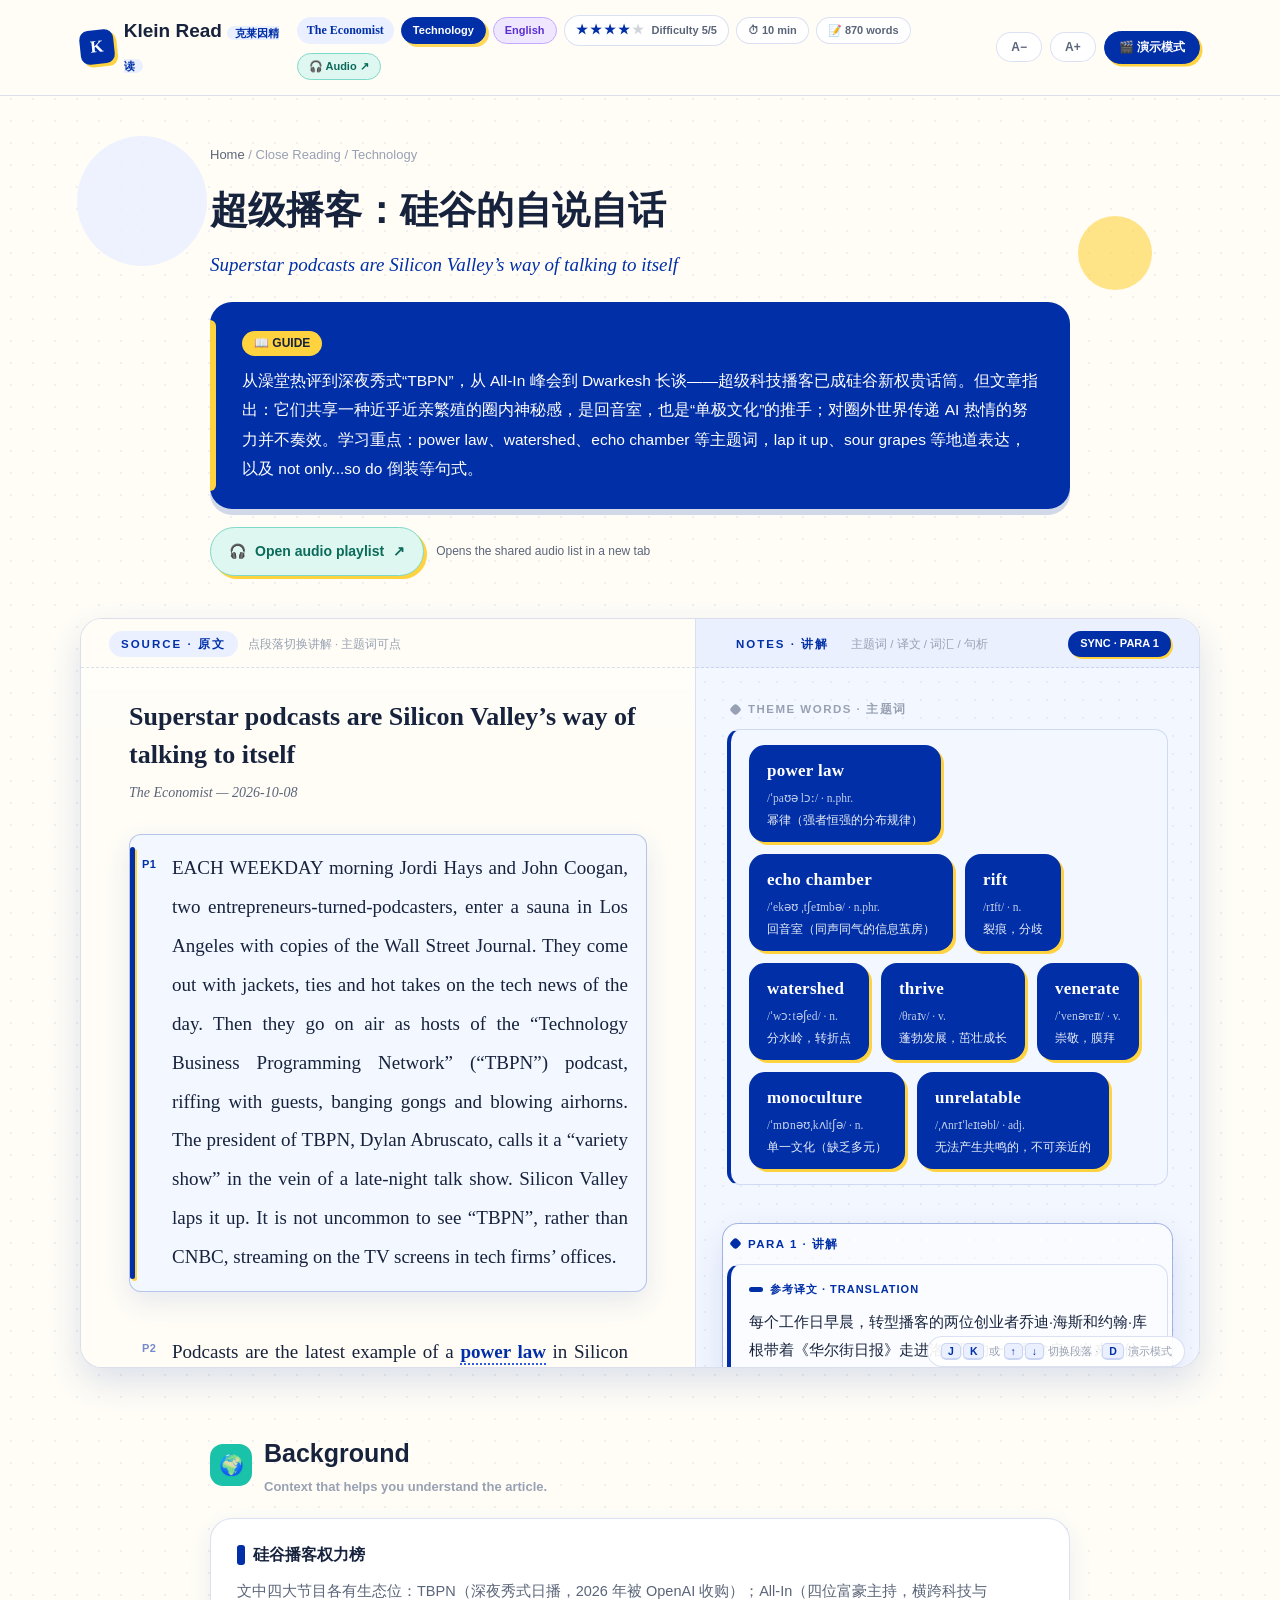
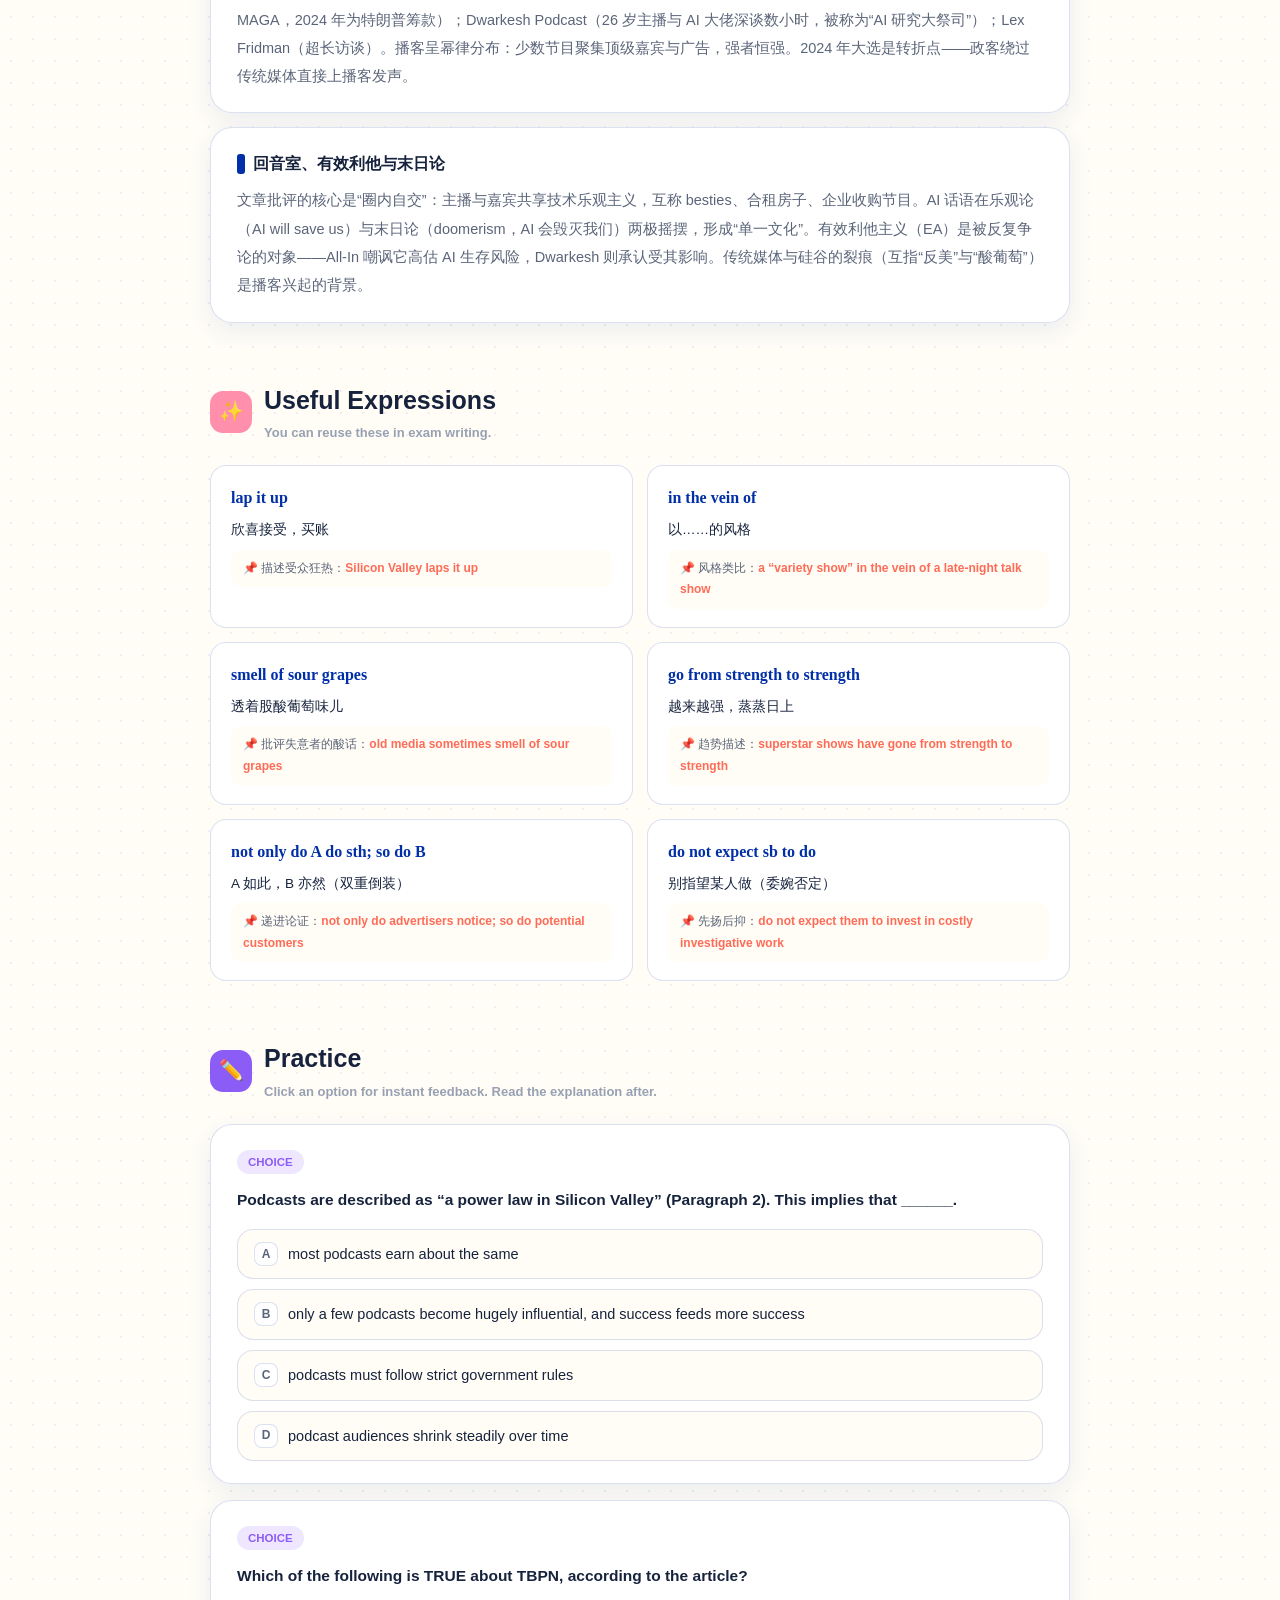
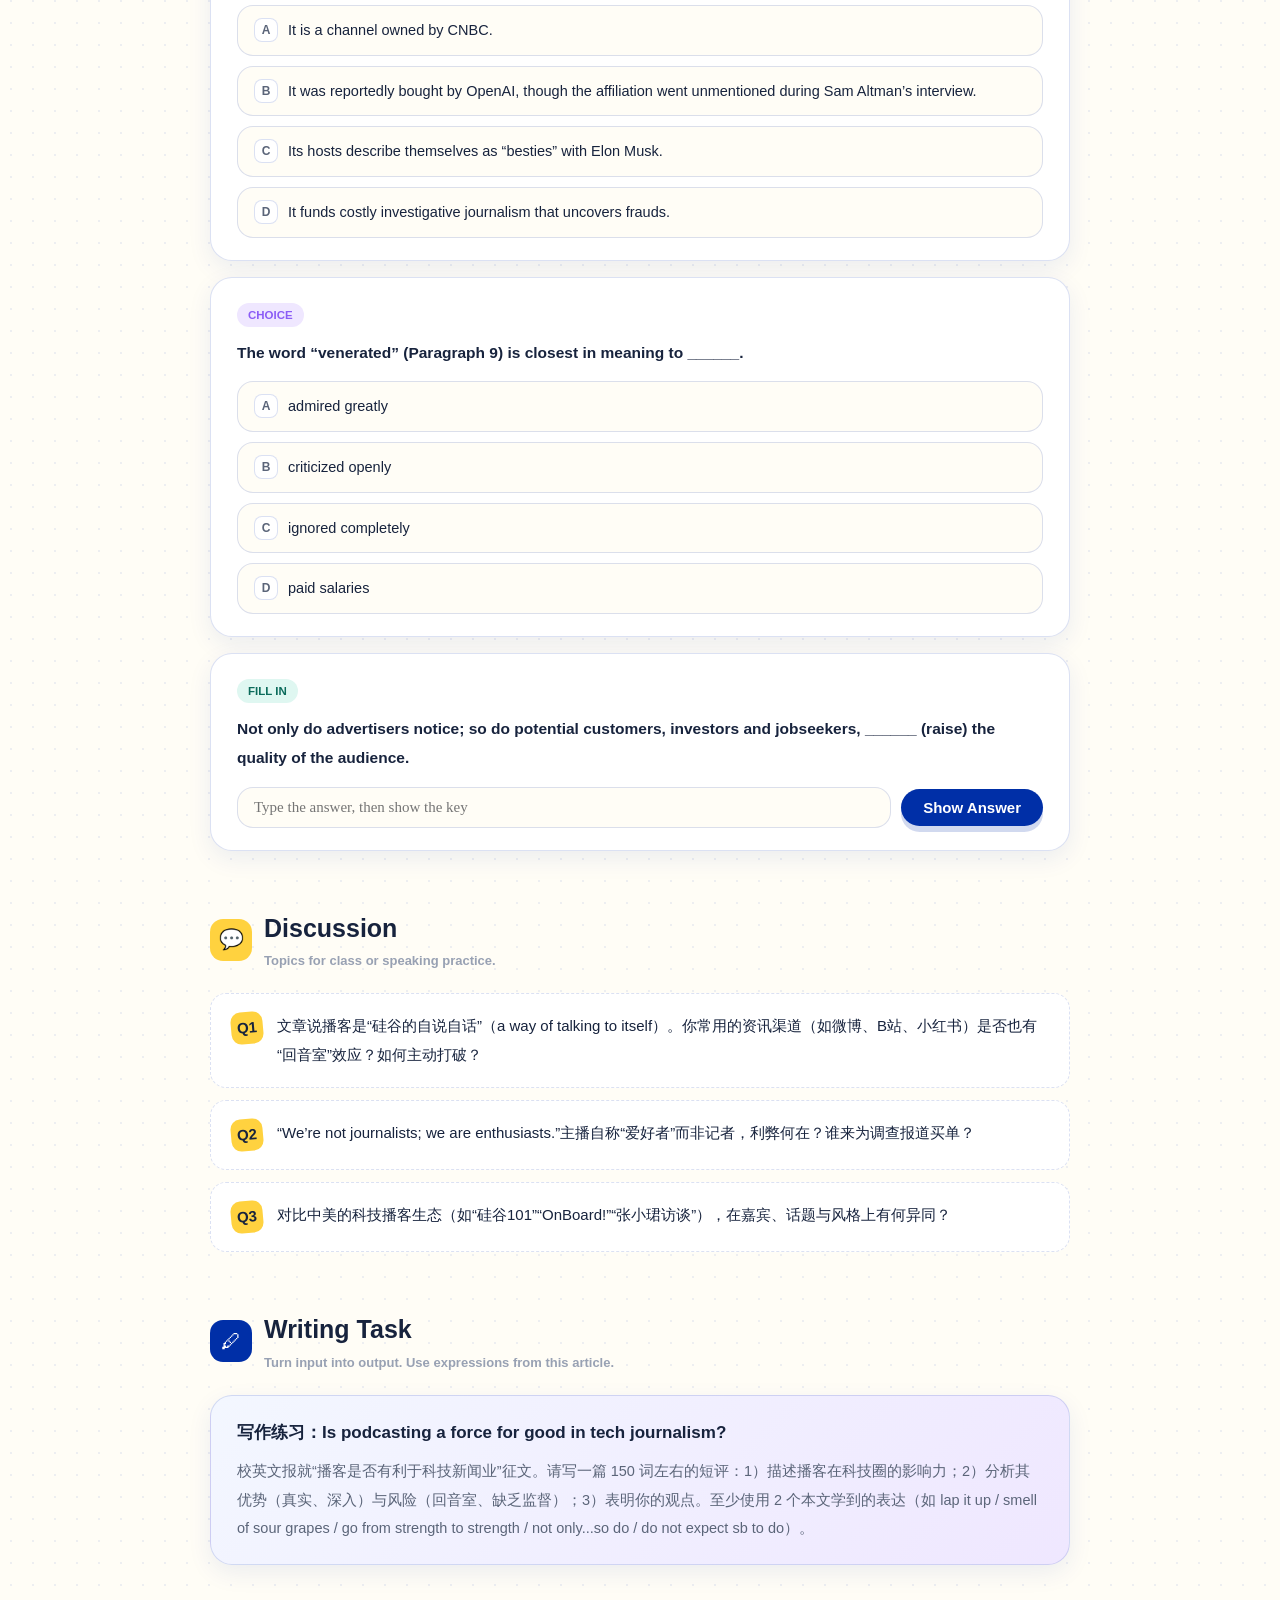
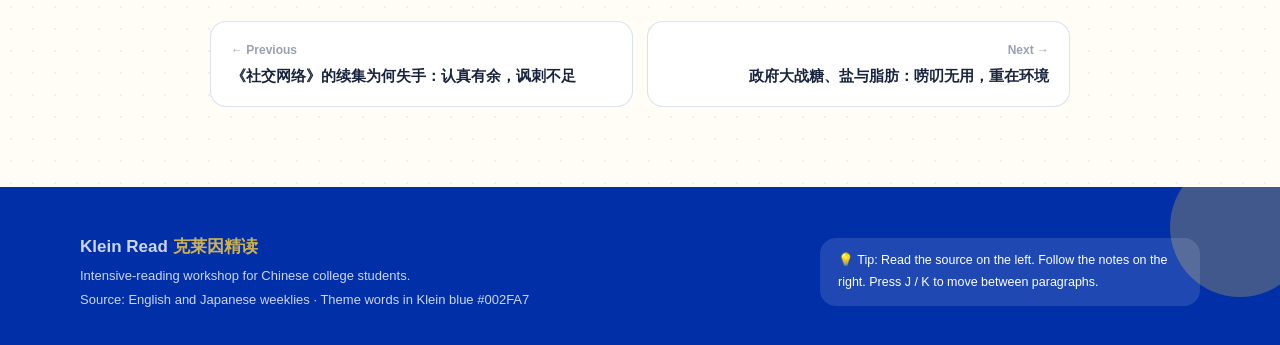
<file: articles/007-silicon-valley-podcasts.html>
<!DOCTYPE html>
<html lang="en">
<head>
<meta charset="UTF-8">
<meta name="viewport" content="width=device-width, initial-scale=1.0">
<title>超级播客：硅谷的自说自话 · Klein Read</title>
<meta name="description" content="Klein Read intensive-reading page: 超级播客：硅谷的自说自话">
<link rel="icon" type="image/svg+xml" href="../favicon.svg">
<link rel="stylesheet" href="../css/style.css">
</head>
<body>
<div class="progress-bar"></div>

<header class="topbar">
  <div class="container topbar-inner">
    <a class="logo" href="../index.html">
      <span class="logo-mark">K</span>
      <span>Klein Read <span class="logo-sub">克莱因精读</span></span>
    </a>
    <div class="top-meta">
      <span class="card-source">The Economist</span>
      <span class="chip chip-theme" style="font-size:11px;padding:3px 11px">Technology</span>
      <span class="chip chip-violet" style="font-size:11px;padding:3px 11px">English</span>
      <span class="chip" style="font-size:11px;padding:3px 11px"><span class="stars">★★★★<span class="off">★</span></span> Difficulty 5/5</span>
      <span class="chip" style="font-size:11px;padding:3px 11px">⏱ 10 min</span>
      <span class="chip" style="font-size:11px;padding:3px 11px">📝 870 words</span><a class="chip audio-chip" href="https://monkfishare.gitlab.io/econaudio/" target="_blank" rel="noopener noreferrer" title="Opens the shared audio list in a new tab" aria-label="Open the shared audio list in a new tab">🎧 Audio ↗</a>
    </div>
    <div class="top-tools">
      <button class="tool" id="fontMinus" title="Decrease source font size">A−</button>
      <button class="tool" id="fontPlus" title="Increase source font size">A+</button>
      <button class="tool primary" id="demoToggle" title="Demo mode for screen recording (D)">🎬 演示模式</button>
    </div>
  </div>
</header>

<main>
  <!-- ============ Article header ============ -->
  <section class="article-hero">
    <div class="blob blob-1"></div>
    <div class="blob blob-2"></div>
    <div class="container-narrow" style="position:relative;z-index:2">
      <p class="breadcrumb"><a href="../index.html">Home</a> / Close Reading / Technology</p>
      <h1 lang="zh-CN">超级播客：硅谷的自说自话</h1>
      <p class="title-en" lang="en">Superstar podcasts are Silicon Valley’s way of talking to itself</p>
      <div class="lead-card">
        <span class="lead-label">📖 GUIDE</span>
        <p lang="zh-CN">从澡堂热评到深夜秀式“TBPN”，从 All-In 峰会到 Dwarkesh 长谈——超级科技播客已成硅谷新权贵话筒。但文章指出：它们共享一种近乎近亲繁殖的圈内神秘感，是回音室，也是“单极文化”的推手；对圈外世界传递 AI 热情的努力并不奏效。学习重点：power law、watershed、echo chamber 等主题词，lap it up、sour grapes 等地道表达，以及 not only...so do 倒装等句式。</p>
      </div><div class="article-audio"><a class="audio-cta-link" href="https://monkfishare.gitlab.io/econaudio/" target="_blank" rel="noopener noreferrer" aria-label="Open the shared audio list in a new tab"><span aria-hidden="true">🎧</span><span>Open audio playlist</span><span class="audio-arrow" aria-hidden="true">↗</span></a><span class="audio-open-note">Opens the shared audio list in a new tab</span></div>
    </div>
  </section>

  <!-- ============ Split view: source | notes ============ -->
  <div class="container">
    <section class="split-window" id="splitWindow">

      <!-- Left pane: source text -->
      <div class="pane-left" id="paneLeft">
        <div class="pane-head">
          <span class="label">SOURCE · 原文</span>
          <span class="hint">点段落切换讲解 · 主题词可点</span>
        </div>
        <div class="source-text">
          <h2 class="src-title" lang="en">Superstar podcasts are Silicon Valley’s way of talking to itself</h2>
          <p class="src-sub">The Economist — 2026-10-08</p>
          <p class="src-para" id="sp1" data-para="1" lang="en"><span class="para-no">P1</span> EACH WEEKDAY morning Jordi Hays and John Coogan, two entrepreneurs-turned-podcasters, enter a sauna in Los Angeles with copies of the Wall Street Journal. They come out with jackets, ties and hot takes on the tech news of the day. Then they go on air as hosts of the “Technology Business Programming Network” (“TBPN”) podcast, riffing with guests, banging gongs and blowing airhorns. The president of TBPN, Dylan Abruscato, calls it a “variety show” in the vein of a late-night talk show. Silicon Valley laps it up. It is not uncommon to see “TBPN”, rather than CNBC, streaming on the TV screens in tech firms’ offices.</p>
<p class="src-para" id="sp2" data-para="2" lang="en"><span class="para-no">P2</span> Podcasts are the latest example of a <span class="tword" data-word="power law">power law</span> in Silicon Valley. Only a few become big hitters. Those that do attract the demigods of tech as guests, making them even more influential. “TBPN” has interviewed Sam Altman of OpenAI and Mark Zuckerberg of Meta. The “All-In” Podcast, hosted by four plutocrats who straddle tech and MAGA politics, held a summit in Los Angeles in September attended by Elon Musk and Jensen Huang. (When Donald Trump phoned Nvidia’s boss on stage during the summit, Mr Huang put the president on speakerphone.) Dwarkesh Patel, a bearded 26-year-old who acts—and looks—like a high priest of AI research, hosts tech bigwigs for hours on the “Dwarkesh Podcast”. So does Lex Fridman, a gravel-voiced computer scientist whose podcast runs longer than some marathons.</p>
<p class="src-para" id="sp3" data-para="3" lang="en"><span class="para-no">P3</span> All share an in-crowd mystique bordering on incestuousness. In April OpenAI reportedly spent $100m-200m to buy then-18-month-old TBPN (though there was no mention of the affiliation during Mr Altman’s interview). The “All-In” hosts are self-described “besties” with many of their billionaire interviewees. In San Francisco Mr Patel has shared digs with Anthropic’s researchers. They are fascinated by AI, which they talk about with passionate intensity and expertise. They are also an <span class="tword" data-word="echo chamber">echo chamber</span>, with a tin ear at times to the concerns of the rest of America.</p>
<p class="src-para" id="sp4" data-para="4" lang="en"><span class="para-no">P4</span> This new podcasting elite reflects a big change in Silicon Valley’s relationship with the media. During the last great investment boom, the dotcom era of the 1990s, publications like Wired were tech-industry gospels. They covered the internet like Rolling Stone wrote about rock’n’roll, says John Battelle, a founding editor of Wired: “We thought we were covering the counterculture.”</p>
<p class="src-para" id="sp5" data-para="5" lang="en"><span class="para-no">P5</span> But the rise of social media and the growing power and wealth of big tech generated a <span class="tword" data-word="rift">rift</span> between Silicon Valley and news outlets. Mr Battelle says that parts of the tech establishment started to view traditional media as “anti-American” for questioning the “dominance of the tech hierarchy”. For their part, old media, whose business model has been hurt by the tech giants, sometimes smell of sour grapes. Podcasters, who share their guests’ techno-optimism, provide a friendlier platform.</p>
<p class="src-para" id="sp6" data-para="6" lang="en"><span class="para-no">P6</span> The <span class="tword" data-word="watershed">watershed</span> came during the 2024 presidential race. Led by Mr Trump, politicians saw the medium as a less filtered way of getting their message out than the press or broadcast TV. “All-In” played a role. Two of its billionaire co-hosts, David Sacks and Chamath Palihapitiya, threw a fundraiser in San Francisco for Mr Trump. Shortly afterwards he appeared on their show. That helped raise the profile of the hosts, as well as of tech podcasting in general. (For more than a year Mr Sacks was Mr Trump’s AI “czar”, even dressing the part by wearing a Russian fur hat at an “All-In” event.)</p>
<p class="src-para" id="sp7" data-para="7" lang="en"><span class="para-no">P7</span> Since then such superstar shows have gone from strength to strength. They take different approaches. The hosts of “All-In” delight in being anti-woke. They abhor what they call the “lamestream media” almost as much as they lampoon effective altruism (EA), a philosophical doctrine that they argue puts too much focus on the existential risks of AI. Mr Patel, in contrast, has said EA influenced him to start the “Dwarkesh Podcast” on ai. “TBPN” is not all bells and whistles. Its hosts have a deep knowledge of venture capital (VC), which they demystify with quips; they also work closely with media outlets and give airtime to their tech scoops.</p>
<p class="src-para" id="sp8" data-para="8" lang="en"><span class="para-no">P8</span> Helping them <span class="tword" data-word="thrive">thrive</span> is what would be called, in Silicon Valley jargon, a flywheel. Just before he hit the big time in 2024, Mr Patel tweeted his bank balance. It showed savings of $0.14. Then Mr Zuckerberg came onto the show and the advertising dollars poured in. As more prominent executives take part, not only do advertisers notice; so do potential customers, investors and jobseekers, raising the quality of the audience. “This is luxurious media with very valuable eyeballs,” says Josh Kaplan, boss of Smooth Media, which represents podcasters.</p>
<p class="src-para" id="sp9" data-para="9" lang="en"><span class="para-no">P9</span> The format is particularly well-suited to Silicon Valley, where founders invent stories for a living. They are <span class="tword" data-word="venerate">venerated</span> like the great men of history (Silicon Valley is still mostly a great manosphere). “We’re not journalists; we are enthusiasts,” says Patrick O’Shaughnessy, whose podcast, “Invest Like the Best”, has a strong following in VC circles. Firms such as Andreessen Horowitz have piled in too, creating podcasts to tout their portfolio companies to investors and themselves to founders. These offerings may be popular, but do not expect them to invest in the costly investigative work that uncovers frauds, such as that at Theranos, a health-tech startup, exposed by the Wall Street Journal in 2015.</p>
<p class="src-para" id="sp10" data-para="10" lang="en"><span class="para-no">P10</span> Instead, AI is at the centre of their discussions. Unlike many parts of America, they treat it as almost the only topic worth discussing. But this obsession has further pushed Silicon Valley into a “<span class="tword" data-word="monoculture">monoculture</span>”, says David Senra, an influential podcaster. Recently he has been to tech dinners where conversation veers only between AI optimism and doomerism. “It sounds like they are all reading the same tweets,” he says.</p>
<p class="src-para" id="sp11" data-para="11" lang="en"><span class="para-no">P11</span> Lulu Cheng Meservey, a PR consultant to tech founders, reckons nine-tenths of people in tech speak only to other people in tech. Podcasts <span class="tword" data-word="exacerbate">exacerbate</span> that. As for using the format to transmit enthusiasm about AI to the outside world, it is not working. They may be well-meaning, she says, but “when a billionaire AI salesman is telling you whether to buy AI, you are taking that from someone who is entirely unrelatable to you.”</p>
<p class="src-para" id="sp12" data-para="12" lang="en"><span class="para-no">P12</span> It may get worse. Silicon Valley’s podcasters sprinkle their conversations with reverence for space missions, robots and other techno-wizardry. In an AIpocalypse, they would come out better off than most people. Mr Battelle calls it the “golden ticket on the rocket ship”. If all else fails, they can podcast from Mars. But will people still want to listen to them?</p>
        </div>
      </div>

      <!-- Right pane: study notes -->
      <div class="pane-right" id="paneRight">
        <div class="pane-head">
          <span class="label">NOTES · 讲解</span>
          <span class="hint">主题词 / 译文 / 词汇 / 句析</span>
          <span class="sync-pill" id="syncPill">SYNC · PARA 1</span>
        </div>
        <div class="notes-stream">
          <div class="note-group theme-group">
            <div class="ng-head">THEME WORDS · 主题词</div>
            <div class="note-card nc-theme">
              <div class="theme-words"><div class="theme-word-card"><span class="w">power law</span><span class="ph">/ˈpaʊə lɔː/ · n.phr.</span><span class="m">幂律（强者恒强的分布规律）</span></div>
<div class="theme-word-card"><span class="w">echo chamber</span><span class="ph">/ˈekəʊ ˌtʃeɪmbə/ · n.phr.</span><span class="m">回音室（同声同气的信息茧房）</span></div>
<div class="theme-word-card"><span class="w">rift</span><span class="ph">/rɪft/ · n.</span><span class="m">裂痕，分歧</span></div>
<div class="theme-word-card"><span class="w">watershed</span><span class="ph">/ˈwɔːtəʃed/ · n.</span><span class="m">分水岭，转折点</span></div>
<div class="theme-word-card"><span class="w">thrive</span><span class="ph">/θraɪv/ · v.</span><span class="m">蓬勃发展，茁壮成长</span></div>
<div class="theme-word-card"><span class="w">venerate</span><span class="ph">/ˈvenəreɪt/ · v.</span><span class="m">崇敬，膜拜</span></div>
<div class="theme-word-card"><span class="w">monoculture</span><span class="ph">/ˈmɒnəʊˌkʌltʃə/ · n.</span><span class="m">单一文化（缺乏多元）</span></div>
<div class="theme-word-card"><span class="w">unrelatable</span><span class="ph">/ˌʌnrɪˈleɪtəbl/ · adj.</span><span class="m">无法产生共鸣的，不可亲近的</span></div></div>
            </div>
          </div>
          <div class="note-group" id="ng1" data-para="1"><div class="ng-head">PARA 1 · 讲解</div><div class="note-card nc-tr"><div class="nc-title">参考译文 · TRANSLATION</div><p class="tr-text" lang="zh-CN">每个工作日早晨，转型播客的两位创业者乔迪·海斯和约翰·库根带着《华尔街日报》走进洛杉矶的一间桑拿房。出来时他们穿上西装、系上领带，对当天的科技新闻侃侃而谈。然后他们以“科技商业节目网”（TBPN）播客主持人的身份开播：与嘉宾即兴闲聊、敲锣、按汽笛。TBPN 总裁迪伦·阿布鲁斯卡托称之为深夜脱口秀风格的“综艺节目”。硅谷为之着迷。在科技公司的办公室里，电视屏幕上放的不是 CNBC 而是 TBPN，早已司空见惯。</p></div><div class="note-card nc-words"><div class="nc-title">本段词汇 · WORDS</div><div class="w-item"><span class="w">entrepreneur-turned-podcaster</span><span class="pos">n.phr.</span><span class="m">转型播客的创业者</span></div><div class="w-note">💡 A-turned-B 复合构词：学者转官员= scholar-turned-official</div><div class="w-item"><span class="w">hot take</span><span class="pos">n.phr.</span><span class="m">（哗众取宠的）热评，快评</span></div><div class="w-note">💡 媒体俚语：对时事的快速犀利点评</div><div class="w-item"><span class="w">in the vein of</span><span class="pos">phr.</span><span class="m">以……的风格</span></div><div class="w-note">💡 in the vein of a late-night talk show 深夜秀风格；vein 本义“脉络”</div><div class="w-item"><span class="w">lap it up</span><span class="pos">phr.</span><span class="m">欣喜接受，买账</span></div><div class="w-note">💡 原义（猫狗）舔食 → 如饥似渴地接受；Silicon Valley laps it up 硅谷买账</div></div><div class="note-card nc-analysis"><div class="nc-title">长难句解析 · ANALYSIS</div><p class="sent-quote">It is not uncommon to see “TBPN”, rather than CNBC, streaming on the TV screens in tech firms’ offices.</p><div class="struct-line"><span class="struct-tag t-main">主句</span><span class="struct-text">It is not uncommon to see ... —— 双重否定（not uncommon）= 很常见，语气委婉</span></div><div class="struct-line"><span class="struct-tag t-phrase">短语</span><span class="struct-text">rather than CNBC —— 插入对比：放的不是 CNBC 而是 TBPN</span></div><div class="struct-line"><span class="struct-tag t-phrase">短语</span><span class="struct-text">see sth streaming —— see + 宾语 + 现在分词（目睹某物正在播）</span></div><div class="struct-line"><span class="struct-tag t-tip">考点</span><span class="struct-text">not uncommon / not unlikely 这类双重否定是英式委婉强调；rather than 插入语制造反差，一句话交代“行业地位”。</span></div></div></div>
<div class="note-group" id="ng2" data-para="2"><div class="ng-head">PARA 2 · 讲解</div><div class="note-card nc-tr"><div class="nc-title">参考译文 · TRANSLATION</div><p class="tr-text" lang="zh-CN">播客是硅谷幂律的最新例证。只有少数能成为重磅玩家；而一旦成功，就能请到科技半神们当嘉宾，从而更有影响力。TBPN 采访过 OpenAI 的萨姆·奥特曼和 Meta 的马克·扎克伯格。由四位横跨科技与 MAGA 政坛的富豪主持的“All-In”播客，9 月在洛杉矶举办峰会，马斯克和黄仁勋到场。（峰会期间特朗普给英伟达老板打电话，黄把总统开了免提。）26 岁、蓄着胡子、言行与长相都像 AI 研究大祭司的德瓦克什·帕特尔，在“Dwarkesh Podcast”上一聊就是几小时科技大佬。嗓音沙哑的计算机科学家莱克斯·弗里德曼亦然——他的播客比某些马拉松还长。</p></div><div class="note-card nc-words"><div class="nc-title">本段词汇 · WORDS</div><div class="w-item"><span class="w">power law</span><span class="pos">n.phr.</span><span class="m">幂律（强者恒强的分布）</span></div><div class="w-note">💡 统计/商业概念：赢家通吃、马太效应；a power law distribution 幂律分布</div><div class="w-item"><span class="w">big hitter</span><span class="pos">n.phr.</span><span class="m">重磅玩家，重量级人物</span></div><div class="w-note">💡 源自棒球“重炮手”；a political big hitter 政坛重量级</div><div class="w-item"><span class="w">straddle</span><span class="pos">v.</span><span class="m">横跨，跨越两边</span></div><div class="w-note">💡 straddle tech and politics 横跨科技与政坛；straddle two industries</div><div class="w-item"><span class="w">bigwig</span><span class="pos">n.</span><span class="m">大人物（口语，略带戏谑）</span></div><div class="w-note">💡 tech bigwigs 科技大佬；比 big name 更口语</div></div><div class="note-card nc-analysis"><div class="nc-title">长难句解析 · ANALYSIS</div><p class="sent-quote">Those that do attract the demigods of tech as guests, making them even more influential.</p><div class="struct-line"><span class="struct-tag t-main">主句</span><span class="struct-text">Those that do attract the demigods of tech as guests —— Those that do = Those that become big hitters（省略替代，避免重复）</span></div><div class="struct-line"><span class="struct-tag t-phrase">短语</span><span class="struct-text">making them even more influential —— 分词作结果状语：越成功越有影响力（正反馈）</span></div><div class="struct-line"><span class="struct-tag t-tip">考点</span><span class="struct-text">do 常用来替代上文动词短语（Those that do = those that become big）；读懂省略是长文提速关键。making ... 表自然而然的结果。</span></div></div></div>
<div class="note-group" id="ng3" data-para="3"><div class="ng-head">PARA 3 · 讲解</div><div class="note-card nc-tr"><div class="nc-title">参考译文 · TRANSLATION</div><p class="tr-text" lang="zh-CN">他们都散发着一种近乎近亲繁殖的圈内神秘感。4 月，据报道 OpenAI 花 1 亿至 2 亿美元买下了当时仅 18 个月大的 TBPN（尽管奥特曼采访中只字未提这层隶属关系）。“All-In”的主持人们自称是许多亿万富翁受访者的“闺蜜”。帕特尔在旧金山与 Anthropic 的研究员合租过房子。他们对 AI 着迷，谈起来热情而专业。但他们也是回音室，对美国其他人的关切时常充耳不闻。</p></div><div class="note-card nc-words"><div class="nc-title">本段词汇 · WORDS</div><div class="w-item"><span class="w">in-crowd</span><span class="pos">n./adj.</span><span class="m">圈内人（的），小圈子</span></div><div class="w-note">💡 in-crowd mystique 圈内神秘感；the in-crowd 圈内核心群体</div><div class="w-item"><span class="w">incestuousness</span><span class="pos">n.</span><span class="m">近亲繁殖（比喻：圈内自交）</span></div><div class="w-note">💡 bordering on incestuousness 近乎“近亲繁殖”；批评圈内互捧、封闭</div><div class="w-item"><span class="w">echo chamber</span><span class="pos">n.phr.</span><span class="m">回音室（同声同气的封闭空间）</span></div><div class="w-note">💡 信息茧房的另一种说法；be an echo chamber 是回音室</div><div class="w-item"><span class="w">have a tin ear (for/to)</span><span class="pos">phr.</span><span class="m">对……听不出门道，不敏感</span></div><div class="w-note">💡 tin ear 本义“锡耳朵（不辨音律）”；have a tin ear to concerns 对关切充耳不闻</div></div><div class="note-card nc-analysis"><div class="nc-title">长难句解析 · ANALYSIS</div><p class="sent-quote">They are also an echo chamber, with a tin ear at times to the concerns of the rest of America.</p><div class="struct-line"><span class="struct-tag t-main">主句</span><span class="struct-text">They are also an echo chamber —— 主句：他们也是回音室（隐喻作表语）</span></div><div class="struct-line"><span class="struct-tag t-phrase">短语</span><span class="struct-text">with a tin ear at times to the concerns of ... —— with 短语补充特征：对……时常不敏感</span></div><div class="struct-line"><span class="struct-tag t-tip">考点</span><span class="struct-text">两个听觉隐喻叠加（echo chamber + tin ear）是《经济学人》修辞特色。with a tin ear to sth（对……不敏感）可直接积累。</span></div></div></div>
<div class="note-group" id="ng4" data-para="4"><div class="ng-head">PARA 4 · 讲解</div><div class="note-card nc-tr"><div class="nc-title">参考译文 · TRANSLATION</div><p class="tr-text" lang="zh-CN">这个播客新贵群体反映了硅谷与媒体关系的一大转变。在上一轮投资热潮——1990 年代的互联网泡沫时代，《连线》这类刊物是科技行业的圣经。《连线》创刊编辑约翰·巴特尔说，他们报道互联网就像《滚石》报道摇滚乐：“我们以为自己在报道反文化。”</p></div><div class="note-card nc-words"><div class="nc-title">本段词汇 · WORDS</div><div class="w-item"><span class="w">gospel</span><span class="pos">n.</span><span class="m">福音，金科玉律（比喻权威信条）</span></div><div class="w-note">💡 tech-industry gospels 科技行业的“圣经”；take sth as gospel 奉为圭臬</div><div class="w-item"><span class="w">dotcom era</span><span class="pos">n.phr.</span><span class="m">互联网（泡沫）时代</span></div><div class="w-note">💡 1990s 末 dotcom bubble 互联网泡沫；dotcom 也作形容词</div><div class="w-item"><span class="w">counterculture</span><span class="pos">n.</span><span class="m">反文化（主流之外的亚文化）</span></div><div class="w-note">💡 1960-70 年代反主流运动的产物；《滚石》《连线》的自我定位</div><div class="w-item"><span class="w">founder (editor)</span><span class="pos">n.</span><span class="m">（刊物）创刊（编辑）</span></div><div class="w-note">💡 founding editor 创刊编辑；注意区分 founder（创立者/创业者）与 found（建立）</div></div><div class="note-card nc-analysis"><div class="nc-title">长难句解析 · ANALYSIS</div><p class="sent-quote">They covered the internet like Rolling Stone wrote about rock’n’roll, says John Battelle, a founding editor of Wired: “We thought we were covering the counterculture.”</p><div class="struct-line"><span class="struct-tag t-main">主句</span><span class="struct-text">They covered the internet like Rolling Stone wrote about rock’n’roll —— A 做 X 就像 B 做 Y（明喻对照）</span></div><div class="struct-line"><span class="struct-tag t-phrase">短语</span><span class="struct-text">says John Battelle, a founding editor of Wired —— 倒装引述 + 同位语身份说明</span></div><div class="struct-line"><span class="struct-tag t-phrase">短语</span><span class="struct-text">“We thought we were covering the counterculture.” —— 冒号后直接引语点题</span></div><div class="struct-line"><span class="struct-tag t-tip">考点</span><span class="struct-text">like A did B（如同 A 做 B）的对照式明喻让历史类比一句成型；引语前加身份同位语是杂志体规范。</span></div></div></div>
<div class="note-group" id="ng5" data-para="5"><div class="ng-head">PARA 5 · 讲解</div><div class="note-card nc-tr"><div class="nc-title">参考译文 · TRANSLATION</div><p class="tr-text" lang="zh-CN">但社交媒体的崛起和大型科技公司日益增长的权势与财富，在硅谷与新闻机构之间撕开一道裂痕。巴特尔说，科技建制派的一部分人开始视传统媒体为“反美”，因为它质疑“科技等级制的主导地位”。另一方面，商业模式受到科技巨头伤害的传统媒体，有时也透着股酸葡萄味。而播客主播与嘉宾共享技术乐观主义，提供了一个更友善的平台。</p></div><div class="note-card nc-words"><div class="nc-title">本段词汇 · WORDS</div><div class="w-item"><span class="w">rift</span><span class="pos">n.</span><span class="m">裂痕，分歧</span></div><div class="w-note">💡 a rift between A and B 甲乙间的裂痕；generate/widen a rift 撕开/扩大裂痕</div><div class="w-item"><span class="w">establishment</span><span class="pos">n.</span><span class="m">建制派，权势集团</span></div><div class="w-note">💡 the tech establishment 科技建制派；the political establishment 政治建制</div><div class="w-item"><span class="w">smell of sour grapes</span><span class="pos">phr.</span><span class="m">有股酸葡萄味儿</span></div><div class="w-note">💡 sour grapes 酸葡萄心理（得不到就说不好）；闻起来像酸葡萄=透着酸味</div><div class="w-item"><span class="w">techno-optimism</span><span class="pos">n.</span><span class="m">技术乐观主义</span></div><div class="w-note">💡 techno- 前缀：techno-utopianism 技术乌托邦；反义 doomerism 末日论</div></div><div class="note-card nc-analysis"><div class="nc-title">长难句解析 · ANALYSIS</div><p class="sent-quote">For their part, old media, whose business model has been hurt by the tech giants, sometimes smell of sour grapes.</p><div class="struct-line"><span class="struct-tag t-phrase">短语</span><span class="struct-text">For their part —— 话语标记：“就他们而言/另一方面”，切换视角</span></div><div class="struct-line"><span class="struct-tag t-main">主句</span><span class="struct-text">old media ... sometimes smell of sour grapes —— 主句：传统媒体透着酸葡萄味</span></div><div class="struct-line"><span class="struct-tag t-clause">从句</span><span class="struct-text">whose business model has been hurt by the tech giants —— 非限制性定语从句插入背景</span></div><div class="struct-line"><span class="struct-tag t-tip">考点</span><span class="struct-text">For their part 切换立场视角，议论文必备衔接语；smell of sour grapes（酸葡萄）一句完成对双方的批评——先说硅谷裂痕，再说媒体酸气。</span></div></div></div>
<div class="note-group" id="ng6" data-para="6"><div class="ng-head">PARA 6 · 讲解</div><div class="note-card nc-tr"><div class="nc-title">参考译文 · TRANSLATION</div><p class="tr-text" lang="zh-CN">分水岭出现在 2024 年总统竞选期间。在特朗普带领下，政客们把播客视为比报刊或电视更少过滤的发声渠道。“All-In”出了力。它的两位亿万富翁联合主持人大卫·萨克斯和尚帕斯·帕利哈皮蒂亚在旧金山为特朗普办了场筹款会。不久后特朗普上了他们的节目。这既抬高了主持人的知名度，也让科技播客整体水涨船高。（萨克斯当了一年多特朗普的 AI“沙皇”，甚至入戏地在“All-In”活动上戴了顶俄罗斯毛皮帽。）</p></div><div class="note-card nc-words"><div class="nc-title">本段词汇 · WORDS</div><div class="w-item"><span class="w">watershed</span><span class="pos">n.</span><span class="m">分水岭，转折点</span></div><div class="w-note">💡 watershed moment 分水岭时刻；源自“分水岭”地理概念</div><div class="w-item"><span class="w">raise the profile of</span><span class="pos">phr.</span><span class="m">提高……的知名度</span></div><div class="w-note">💡 raise sb’s profile = boost visibility；公众形象/知名度术语</div><div class="w-item"><span class="w">throw a fundraiser</span><span class="pos">phr.</span><span class="m">举办筹款活动</span></div><div class="w-note">💡 throw = hold（口语）；fundraiser 筹款会/筹款人</div><div class="w-item"><span class="w">czar</span><span class="pos">n.</span><span class="m">（某领域）负责人，沙皇（戏称）</span></div><div class="w-note">💡 美式政治戏称：AI czar、drug czar 专项事务主管</div></div><div class="note-card nc-analysis"><div class="nc-title">长难句解析 · ANALYSIS</div><p class="sent-quote">Led by Mr Trump, politicians saw the medium as a less filtered way of getting their message out than the press or broadcast TV.</p><div class="struct-line"><span class="struct-tag t-phrase">短语</span><span class="struct-text">Led by Mr Trump —— 过去分词作状语：“在特朗普带领下”</span></div><div class="struct-line"><span class="struct-tag t-main">主句</span><span class="struct-text">politicians saw the medium as a less filtered way of ... than the press or broadcast TV —— see A as B（视 A 为 B）+ 比较级 less ... than ...</span></div><div class="struct-line"><span class="struct-tag t-tip">考点</span><span class="struct-text">see sth as a less/more ... way of doing than ... 是观点论证模板句；Led by sb 开头交代群体动向的领头者。</span></div></div></div>
<div class="note-group" id="ng7" data-para="7"><div class="ng-head">PARA 7 · 讲解</div><div class="note-card nc-tr"><div class="nc-title">参考译文 · TRANSLATION</div><p class="tr-text" lang="zh-CN">自那以后，这类超级节目越来越强。它们路线各异。“All-In”的主持人们以“反觉醒”为乐；他们痛恨所谓“跛脚主流媒体”，也同样热衷嘲讽有效利他主义（EA）——这一哲学信条被他们认为过分聚焦 AI 的生存风险。相反，帕特尔说过，正是 EA 影响他创办了聊 AI 的“Dwarkesh Podcast”。TBPN 也不全是花拳绣腿：主持人对风险投资（VC）了如指掌，用俏皮话把 VC 讲得通俗易懂；他们也与新闻机构密切合作，给科技爆料留出播出时间。</p></div><div class="note-card nc-words"><div class="nc-title">本段词汇 · WORDS</div><div class="w-item"><span class="w">go from strength to strength</span><span class="pos">phr.</span><span class="m">越来越强，蒸蒸日上</span></div><div class="w-note">💡 sth has gone from strength to strength 某事蒸蒸日上；演讲/写作高频</div><div class="w-item"><span class="w">abhor</span><span class="pos">v.</span><span class="m">痛恨，憎恶（书面）</span></div><div class="w-note">💡 比 hate 强烈且书面；abhor what they call …… 痛恨他们所谓的……</div><div class="w-item"><span class="w">lampoon</span><span class="pos">v.</span><span class="m">嘲讽，讽刺</span></div><div class="w-note">💡 lampoon sb/sth 讽刺某人/某物；名词同形</div><div class="w-item"><span class="w">bells and whistles</span><span class="pos">n.phr.</span><span class="m">花哨的附加功能</span></div><div class="w-note">💡 not all bells and whistles 不全是花拳绣腿；带贬义指华而不实的装饰</div></div><div class="note-card nc-analysis"><div class="nc-title">长难句解析 · ANALYSIS</div><p class="sent-quote">They abhor what they call the “lamestream media” almost as much as they lampoon effective altruism (EA), a philosophical doctrine that they argue puts too much focus on the existential risks of AI.</p><div class="struct-line"><span class="struct-tag t-main">主句</span><span class="struct-text">They abhor A almost as much as they lampoon B —— A 和 B 一样令他们“上心”（一恨一讽，程度相当）</span></div><div class="struct-line"><span class="struct-tag t-clause">从句</span><span class="struct-text">what they call the “lamestream media” —— what 引导宾语从句：“他们所谓的……”</span></div><div class="struct-line"><span class="struct-tag t-phrase">短语</span><span class="struct-text">a philosophical doctrine that they argue puts too much focus on ... —— EA 的同位语 + 定语从句（they argue 作插入语）</span></div><div class="struct-line"><span class="struct-tag t-tip">考点</span><span class="struct-text">abhor A almost as much as B（恨 A 不亚于讽 B）是高级对照句；同位语 + 插入语（they argue）+ 定语从句三层嵌套，读时先抓 abhor A / lampoon B 主干。</span></div></div></div>
<div class="note-group" id="ng8" data-para="8"><div class="ng-head">PARA 8 · 讲解</div><div class="note-card nc-tr"><div class="nc-title">参考译文 · TRANSLATION</div><p class="tr-text" lang="zh-CN">助推它们蓬勃发展的，用硅谷行话讲叫“飞轮”。2024 年成名前夕，帕特尔在推特晒出银行余额：存款 0.14 美元。后来扎克伯格上了节目，广告费源源不断涌入。随着越来越多知名高管参与，注意到它们的不只广告商——潜在客户、投资者和求职者也接踵而至，受众质量随之提升。代表播客主播的 Smooth Media 老板乔什·卡普兰说：“这是奢华的媒体，眼球价值连城。”</p></div><div class="note-card nc-words"><div class="nc-title">本段词汇 · WORDS</div><div class="w-item"><span class="w">thrive</span><span class="pos">v.</span><span class="m">蓬勃发展，茁壮成长</span></div><div class="w-note">💡 help sb thrive 助其发展；thrive on sth 靠某物茁壮成长</div><div class="w-item"><span class="w">flywheel</span><span class="pos">n.</span><span class="m">飞轮（良性循环的商业隐喻）</span></div><div class="w-note">💡 增长飞轮：一个环节带动下一个，自我加速；Jim Collins 提出的商业概念</div><div class="w-item"><span class="w">hit the big time</span><span class="pos">phr.</span><span class="m">成名，跻身一线</span></div><div class="w-note">💡 口语；= achieve sudden fame/success</div><div class="w-item"><span class="w">eyeball</span><span class="pos">n.</span><span class="m">（媒体）眼球，注意力</span></div><div class="w-note">💡 媒体行话：valuable eyeballs 值钱的注意力；eyeball economy 注意力经济</div></div><div class="note-card nc-analysis"><div class="nc-title">长难句解析 · ANALYSIS</div><p class="sent-quote">As more prominent executives take part, not only do advertisers notice; so do potential customers, investors and jobseekers, raising the quality of the audience.</p><div class="struct-line"><span class="struct-tag t-clause">从句</span><span class="struct-text">As more prominent executives take part —— As 引导时间/原因：“随着……”</span></div><div class="struct-line"><span class="struct-tag t-main">主句</span><span class="struct-text">not only do advertisers notice; so do potential customers, investors and jobseekers —— not only 置首倒装（do advertisers notice）+ so do 倒装并列</span></div><div class="struct-line"><span class="struct-tag t-phrase">短语</span><span class="struct-text">raising the quality of the audience —— 分词作结果状语</span></div><div class="struct-line"><span class="struct-tag t-tip">考点</span><span class="struct-text">not only do A do sth; so do B（A 如此，B 亦然）双重倒装是本文最值得仿写的句式；raising ... 收尾交代净效果。</span></div></div></div>
<div class="note-group" id="ng9" data-para="9"><div class="ng-head">PARA 9 · 讲解</div><div class="note-card nc-tr"><div class="nc-title">参考译文 · TRANSLATION</div><p class="tr-text" lang="zh-CN">这种形式尤其适合硅谷——在那里，创业者以编故事为生。他们像历史伟人一样被膜拜（硅谷至今仍基本是个“伟人男权圈”）。“我们不是记者；我们是爱好者。”帕特里克·奥肖内西说，他的播客“Invest Like the Best”在 VC 圈颇受欢迎。安德森·霍洛维茨等机构也蜂拥而入，做播客向投资者推介其投资组合公司、向创业者推销自己。这些节目或许受欢迎，但别指望它们投资昂贵的调查报道去揭穿欺诈——比如 2015 年《华尔街日报》曝光的健康科技初创公司 Theranos 那种。</p></div><div class="note-card nc-words"><div class="nc-title">本段词汇 · WORDS</div><div class="w-item"><span class="w">venerate</span><span class="pos">v.</span><span class="m">崇敬，膜拜</span></div><div class="w-note">💡 be venerated like great men 被像伟人一样膜拜；名词 veneration</div><div class="w-item"><span class="w">manosphere</span><span class="pos">n.</span><span class="m">男权话语圈（仿 blogosphere 造词）</span></div><div class="w-note">💡 great manosphere 伟人男权圈：调侃硅谷“大佬叙事”；-sphere 后缀表话语生态</div><div class="w-item"><span class="w">pile in</span><span class="pos">phr.v.</span><span class="m">蜂拥而入</span></div><div class="w-note">💡 firms have piled in 机构蜂拥入场；口语，含“扎堆、一哄而上”意味</div><div class="w-item"><span class="w">tout</span><span class="pos">v.</span><span class="m">兜售，极力推销</span></div><div class="w-note">💡 tout sth to sb 向某人推销；负面色彩：吹嘘、兜售</div></div><div class="note-card nc-analysis"><div class="nc-title">长难句解析 · ANALYSIS</div><p class="sent-quote">These offerings may be popular, but do not expect them to invest in the costly investigative work that uncovers frauds, such as that at Theranos, a health-tech startup, exposed by the Wall Street Journal in 2015.</p><div class="struct-line"><span class="struct-tag t-main">主句</span><span class="struct-text">These offerings may be popular, but do not expect them to invest in ... —— 先扬后抑：或许受欢迎，但别指望它们掏钱做调查报道</span></div><div class="struct-line"><span class="struct-tag t-clause">从句</span><span class="struct-text">that uncovers frauds —— 定语从句修饰 investigative work</span></div><div class="struct-line"><span class="struct-tag t-phrase">短语</span><span class="struct-text">such as that at Theranos (= such as the fraud at Theranos) —— that 替代上文 frauds；后接同位语 + 过去分词补充</span></div><div class="struct-line"><span class="struct-tag t-tip">考点</span><span class="struct-text">do not expect sb to do（别指望某人做）是委婉否定的经典句式；that 替代名词（= the fraud）避免重复，读时默补。</span></div></div></div>
<div class="note-group" id="ng10" data-para="10"><div class="ng-head">PARA 10 · 讲解</div><div class="note-card nc-tr"><div class="nc-title">参考译文 · TRANSLATION</div><p class="tr-text" lang="zh-CN">AI 是他们讨论的核心。与美国许多地方不同，他们视之为几乎唯一值得讨论的话题。但知名播客主大卫·森拉说，这种执念进一步把硅谷推向“单一文化”。最近他参加过一些科技晚宴，席间话题只在 AI 乐观论和末日论之间摇摆。“听起来就像他们都在读同样的推文。”他说。</p></div><div class="note-card nc-words"><div class="nc-title">本段词汇 · WORDS</div><div class="w-item"><span class="w">monoculture</span><span class="pos">n.</span><span class="m">单一文化（农业原义：单一种植）</span></div><div class="w-note">💡 借喻思想/话语的单一化；反义 diversity/pluralism</div><div class="w-item"><span class="w">obsession</span><span class="pos">n.</span><span class="m">执念，痴迷</span></div><div class="w-note">💡 obsess 的名词；an obsession with 对……的执念</div><div class="w-item"><span class="w">veer (between)</span><span class="pos">v.</span><span class="m">（话题）在……之间摇摆</span></div><div class="w-note">💡 veer 本义（车辆）转向；conversation veers between A and B 话题在两极间摆动</div><div class="w-item"><span class="w">doomerism</span><span class="pos">n.</span><span class="m">末日论（AI 语境：AI 末日论）</span></div><div class="w-note">💡 doomer 末日论者 + -ism；与 AI optimism 构成两极</div></div><div class="note-card nc-analysis"><div class="nc-title">长难句解析 · ANALYSIS</div><p class="sent-quote">Recently he has been to tech dinners where conversation veers only between AI optimism and doomerism.</p><div class="struct-line"><span class="struct-tag t-main">主句</span><span class="struct-text">he has been to tech dinners —— 现在完成时：最近去过（强调近期经历）</span></div><div class="struct-line"><span class="struct-tag t-clause">从句</span><span class="struct-text">where conversation veers only between AI optimism and doomerism —— where 引导定语从句修饰 dinners；veer between A and B（在两极间摇摆）</span></div><div class="struct-line"><span class="struct-tag t-tip">考点</span><span class="struct-text">veer between A and B 描写话题/立场摇摆非常形象；only 一词道尽“话题之窄”，是单一文化论的关键证据句。</span></div></div></div>
<div class="note-group" id="ng11" data-para="11"><div class="ng-head">PARA 11 · 讲解</div><div class="note-card nc-tr"><div class="nc-title">参考译文 · TRANSLATION</div><p class="tr-text" lang="zh-CN">为科技创业者做公关的陆陈梅雪估计，科技圈九成人只跟圈内人说话。播客让这一情况雪上加霜。至于用这种形式向外界传递对 AI 的热情——并不奏效。她说，他们或许出于好意，但“当一个亿万富翁 AI 推销员告诉你该不该买 AI 时，你面对的是一个跟你毫无共鸣的人。”</p></div><div class="note-card nc-words"><div class="nc-title">本段词汇 · WORDS</div><div class="w-item"><span class="w">reckon</span><span class="pos">v.</span><span class="m">认为，估计（英式口语）</span></div><div class="w-note">💡 = think/estimate；新闻转述常用 reckon that ...（省略 that）</div><div class="w-item"><span class="w">transmit</span><span class="pos">v.</span><span class="m">传递，传达</span></div><div class="w-note">💡 transmit enthusiasm/message 传递热情/信息；比 spread 更正式</div><div class="w-item"><span class="w">well-meaning</span><span class="pos">adj.</span><span class="m">出于好意的（常含“但不顶用”）</span></div><div class="w-note">💡 They may be well-meaning, but ... 他们或许好意，但……；常用让步框架</div><div class="w-item"><span class="w">unrelatable</span><span class="pos">adj.</span><span class="m">无法产生共鸣的，不可亲近的</span></div><div class="w-note">💡 relatable 能让人产生共鸣的 → un- 否定；entirely unrelatable to you 跟你毫无共鸣</div><div class="w-item"><span class="w">exacerbate</span><span class="pos">v.</span><span class="m">加剧，恶化（= aggravate）</span></div><div class="w-note">💡 与 004 篇同词复现：Podcasts exacerbate that 播客让这情况雪上加霜</div></div><div class="note-card nc-analysis"><div class="nc-title">长难句解析 · ANALYSIS</div><p class="sent-quote">They may be well-meaning, she says, but “when a billionaire AI salesman is telling you whether to buy AI, you are taking that from someone who is entirely unrelatable to you.”</p><div class="struct-line"><span class="struct-tag t-main">主句</span><span class="struct-text">They may be well-meaning, ... but ... —— may 表让步：“或许出于好意，但是……”（先扬后抑框架）</span></div><div class="struct-line"><span class="struct-tag t-clause">从句</span><span class="struct-text">when a billionaire AI salesman is telling you whether to buy AI —— when 引导情境条件</span></div><div class="struct-line"><span class="struct-tag t-clause">从句</span><span class="struct-text">you are taking that from someone who is entirely unrelatable to you —— 主句 + who 定语从句收尾点题</span></div><div class="struct-line"><span class="struct-tag t-tip">考点</span><span class="struct-text">may be well-meaning, but ...（好意但不顶用）是批评类写作的柔和起手式；be unrelatable to sb（与某人无共鸣）是全文点题词。</span></div></div></div>
<div class="note-group" id="ng12" data-para="12"><div class="ng-head">PARA 12 · 讲解</div><div class="note-card nc-tr"><div class="nc-title">参考译文 · TRANSLATION</div><p class="tr-text" lang="zh-CN">情况还可能更糟。硅谷播客主播的谈话中，处处洒满对太空任务、机器人和其他科技魔法的敬畏。真到 AI 末日，他们也会比大多数人过得好。巴特尔称之为“火箭船上的金票”。就算一切都完了，他们还能在火星上录播客。但——人们还愿意听吗？</p></div><div class="note-card nc-words"><div class="nc-title">本段词汇 · WORDS</div><div class="w-item"><span class="w">sprinkle (with)</span><span class="pos">v.</span><span class="m">洒满，点缀（比喻）</span></div><div class="w-note">💡 sprinkle conversations with reverence 谈话中点缀着敬畏；sprinkle sth with sth</div><div class="w-item"><span class="w">reverence</span><span class="pos">n.</span><span class="m">敬畏，崇敬</span></div><div class="w-note">💡 reverence for 对……的敬畏；动词 revere；与 theme 词 venerate 同根呼应</div><div class="w-item"><span class="w">techno-wizardry</span><span class="pos">n.</span><span class="m">科技魔法（戏谑）</span></div><div class="w-note">💡 wizardry 巫术、魔法；techno-wizardry 调侃技术崇拜</div><div class="w-item"><span class="w">come out better off</span><span class="pos">phr.</span><span class="m">结果过得更好</span></div><div class="w-note">💡 come out + 比较级 = 结局是……；better off 状况更好的</div></div><div class="note-card nc-analysis"><div class="nc-title">长难句解析 · ANALYSIS</div><p class="sent-quote">In an AIpocalypse, they would come out better off than most people.</p><div class="struct-line"><span class="struct-tag t-phrase">短语</span><span class="struct-text">In an AIpocalypse —— 造词（AI + apocalypse）：AI 末日；作者的自嘲式幽默</span></div><div class="struct-line"><span class="struct-tag t-main">主句</span><span class="struct-text">they would come out better off than most people —— would 表虚拟推演；come out better off（结局更好）</span></div><div class="struct-line"><span class="struct-tag t-tip">考点</span><span class="struct-text">AIpocalypse 这类合成造词（blend）是杂志标题语言的调味剂；come out + 比较级（结果是……）用于推演结局。结尾一问“But will people still want to listen to them?”戛然而止——设问收尾值得在写作中模仿。</span></div></div></div>
        </div>
        <div class="kbd-hint"><kbd>J</kbd><kbd>K</kbd> 或 <kbd>↑</kbd><kbd>↓</kbd> 切换段落 · <kbd>D</kbd> 演示模式</div>
      </div>
    </section>
  </div>

  <!-- ============ Post-reading sections ============ -->
  <div class="container-narrow post-sections">
    <section class="block" id="background">
      <div class="block-head">
        <div class="block-icon" style="background:var(--mint);color:#fff">🌍</div>
        <div>
          <h2>Background</h2>
          <p class="sub">Context that helps you understand the article.</p>
        </div>
      </div>
      <div class="card bg-card"><h3>硅谷播客权力榜</h3><p lang="zh-CN">文中四大节目各有生态位：TBPN（深夜秀式日播，2026 年被 OpenAI 收购）；All-In（四位富豪主持，横跨科技与 MAGA，2024 年为特朗普筹款）；Dwarkesh Podcast（26 岁主播与 AI 大佬深谈数小时，被称为“AI 研究大祭司”）；Lex Fridman（超长访谈）。播客呈幂律分布：少数节目聚集顶级嘉宾与广告，强者恒强。2024 年大选是转折点——政客绕过传统媒体直接上播客发声。</p></div>
<div class="card bg-card"><h3>回音室、有效利他与末日论</h3><p lang="zh-CN">文章批评的核心是“圈内自交”：主播与嘉宾共享技术乐观主义，互称 besties、合租房子、企业收购节目。AI 话语在乐观论（AI will save us）与末日论（doomerism，AI 会毁灭我们）两极摇摆，形成“单一文化”。有效利他主义（EA）是被反复争论的对象——All-In 嘲讽它高估 AI 生存风险，Dwarkesh 则承认受其影响。传统媒体与硅谷的裂痕（互指“反美”与“酸葡萄”）是播客兴起的背景。</p></div>
    </section>

    <section class="block" id="expressions">
      <div class="block-head">
        <div class="block-icon" style="background:var(--pink);color:#fff">✨</div>
        <div>
          <h2>Useful Expressions</h2>
          <p class="sub">You can reuse these in exam writing.</p>
        </div>
      </div>
      <div class="expr-grid"><div class="expr-card"><p class="en" lang="en">lap it up</p><p class="cn" lang="zh-CN">欣喜接受，买账</p><p class="use">📌 描述受众狂热：<b>Silicon Valley laps it up</b></p></div>
<div class="expr-card"><p class="en" lang="en">in the vein of</p><p class="cn" lang="zh-CN">以……的风格</p><p class="use">📌 风格类比：<b>a “variety show” in the vein of a late-night talk show</b></p></div>
<div class="expr-card"><p class="en" lang="en">smell of sour grapes</p><p class="cn" lang="zh-CN">透着股酸葡萄味儿</p><p class="use">📌 批评失意者的酸话：<b>old media sometimes smell of sour grapes</b></p></div>
<div class="expr-card"><p class="en" lang="en">go from strength to strength</p><p class="cn" lang="zh-CN">越来越强，蒸蒸日上</p><p class="use">📌 趋势描述：<b>superstar shows have gone from strength to strength</b></p></div>
<div class="expr-card"><p class="en" lang="en">not only do A do sth; so do B</p><p class="cn" lang="zh-CN">A 如此，B 亦然（双重倒装）</p><p class="use">📌 递进论证：<b>not only do advertisers notice; so do potential customers</b></p></div>
<div class="expr-card"><p class="en" lang="en">do not expect sb to do</p><p class="cn" lang="zh-CN">别指望某人做（委婉否定）</p><p class="use">📌 先扬后抑：<b>do not expect them to invest in costly investigative work</b></p></div></div>
    </section>

    <section class="block" id="quiz">
      <div class="block-head">
        <div class="block-icon" style="background:var(--violet);color:#fff">✏️</div>
        <div>
          <h2>Practice</h2>
          <p class="sub">Click an option for instant feedback. Read the explanation after.</p>
        </div>
      </div>
      
<div class="quiz-card card" data-answer="B">
  <span class="quiz-type choice">CHOICE</span>
  <p class="quiz-q">Podcasts are described as “a power law in Silicon Valley” (Paragraph 2). This implies that ______.</p>
  <div class="options"><button class="option"><span class="key">A</span><span>most podcasts earn about the same</span></button><button class="option"><span class="key">B</span><span>only a few podcasts become hugely influential, and success feeds more success</span></button><button class="option"><span class="key">C</span><span>podcasts must follow strict government rules</span></button><button class="option"><span class="key">D</span><span>podcast audiences shrink steadily over time</span></button></div>
  <div class="quiz-explain"><b>Explanation:</b> 幂律（power law）= 赢家通吃的分布：只有少数成为 big hitters，成功者吸引科技半神级嘉宾（demigods），从而更有影响力——正反馈、强者恒强。</div>
</div>

<div class="quiz-card card" data-answer="B">
  <span class="quiz-type choice">CHOICE</span>
  <p class="quiz-q">Which of the following is TRUE about TBPN, according to the article?</p>
  <div class="options"><button class="option"><span class="key">A</span><span>It is a channel owned by CNBC.</span></button><button class="option"><span class="key">B</span><span>It was reportedly bought by OpenAI, though the affiliation went unmentioned during Sam Altman’s interview.</span></button><button class="option"><span class="key">C</span><span>Its hosts describe themselves as “besties” with Elon Musk.</span></button><button class="option"><span class="key">D</span><span>It funds costly investigative journalism that uncovers frauds.</span></button></div>
  <div class="quiz-explain"><b>Explanation:</b> 第三段：OpenAI 据报花 1-2 亿美元收购 18 个月大的 TBPN，奥特曼采访时未提隶属关系。“besties”是 All-In 主持人的自称（C 错）；调查报道是第九段的反面例子（D 错）。</div>
</div>

<div class="quiz-card card" data-answer="A">
  <span class="quiz-type choice">CHOICE</span>
  <p class="quiz-q">The word “venerated” (Paragraph 9) is closest in meaning to ______.</p>
  <div class="options"><button class="option"><span class="key">A</span><span>admired greatly</span></button><button class="option"><span class="key">B</span><span>criticized openly</span></button><button class="option"><span class="key">C</span><span>ignored completely</span></button><button class="option"><span class="key">D</span><span>paid salaries</span></button></div>
  <div class="quiz-explain"><b>Explanation:</b> venerate = 崇敬、膜拜（be venerated like the great men of history）。与第 12 段 reverence（敬畏）同根呼应，都是对“大佬崇拜”的描述。</div>
</div>

<div class="quiz-card card" data-fill-answer="raising">
  <span class="quiz-type fill">FILL IN</span>
  <p class="quiz-q">Not only do advertisers notice; so do potential customers, investors and jobseekers, ______ (raise) the quality of the audience.</p>
  <div class="fill-row">
    <input class="fill-input" type="text" placeholder="Type the answer, then show the key">
    <button class="btn btn-primary reveal-btn" style="padding:10px 22px">Show Answer</button>
  </div>
  <div class="quiz-explain"><b>Explanation:</b> 分词作结果状语（自然而然的结果）：受众质量随之提升。注意 not only 置首的倒装（do advertisers notice）与 so do 引导的省略倒装，是本篇最值得仿写的句式。</div>
</div>
    </section>

    <section class="block" id="discussion">
      <div class="block-head">
        <div class="block-icon" style="background:var(--lemon);color:var(--ink)">💬</div>
        <div>
          <h2>Discussion</h2>
          <p class="sub">Topics for class or speaking practice.</p>
        </div>
      </div>
      <div class="discuss-list"><div class="discuss-item"><span class="q-mark">Q1</span><p lang="zh-CN">文章说播客是“硅谷的自说自话”（a way of talking to itself）。你常用的资讯渠道（如微博、B站、小红书）是否也有“回音室”效应？如何主动打破？</p></div>
<div class="discuss-item"><span class="q-mark">Q2</span><p lang="zh-CN">“We’re not journalists; we are enthusiasts.”主播自称“爱好者”而非记者，利弊何在？谁来为调查报道买单？</p></div>
<div class="discuss-item"><span class="q-mark">Q3</span><p lang="zh-CN">对比中美的科技播客生态（如“硅谷101”“OnBoard!”“张小珺访谈”），在嘉宾、话题与风格上有何异同？</p></div></div>
    </section>

    <section class="block" id="writing">
      <div class="block-head">
        <div class="block-icon" style="background:var(--klein);color:#fff">🖊</div>
        <div>
          <h2>Writing Task</h2>
          <p class="sub">Turn input into output. Use expressions from this article.</p>
        </div>
      </div>
      <div class="card quiz-card write-card"><h3>写作练习：Is podcasting a force for good in tech journalism?</h3><p lang="zh-CN">校英文报就“播客是否有利于科技新闻业”征文。请写一篇 150 词左右的短评：1）描述播客在科技圈的影响力；2）分析其优势（真实、深入）与风险（回音室、缺乏监督）；3）表明你的观点。至少使用 2 个本文学到的表达（如 lap it up / smell of sour grapes / go from strength to strength / not only...so do / do not expect sb to do）。</p></div>
    </section>

    <nav class="pager"><a class="prev" href="008-social-reckoning.html"><p class="dir">← Previous</p><p class="t">《社交网络》的续集为何失手：认真有余，讽刺不足</p></a><a class="next" href="006-governments-v-junk-food.html"><p class="dir">Next →</p><p class="t">政府大战糖、盐与脂肪：唠叨无用，重在环境</p></a></nav>
  </div>
</main>

<footer class="footer">
  <div class="container footer-inner">
    <div>
      <p class="brand">Klein Read <span>克莱因精读</span></p>
      <p>Intensive-reading workshop for Chinese college students.<br>Source: English and Japanese weeklies · Theme words in Klein blue #002FA7</p>
    </div>
    <div class="tip">💡 Tip: Read the source on the left. Follow the notes on the right. Press J / K to move between paragraphs.</div>
  </div>
</footer>

<script src="../js/app.js"></script>
</body>
</html>
</file>
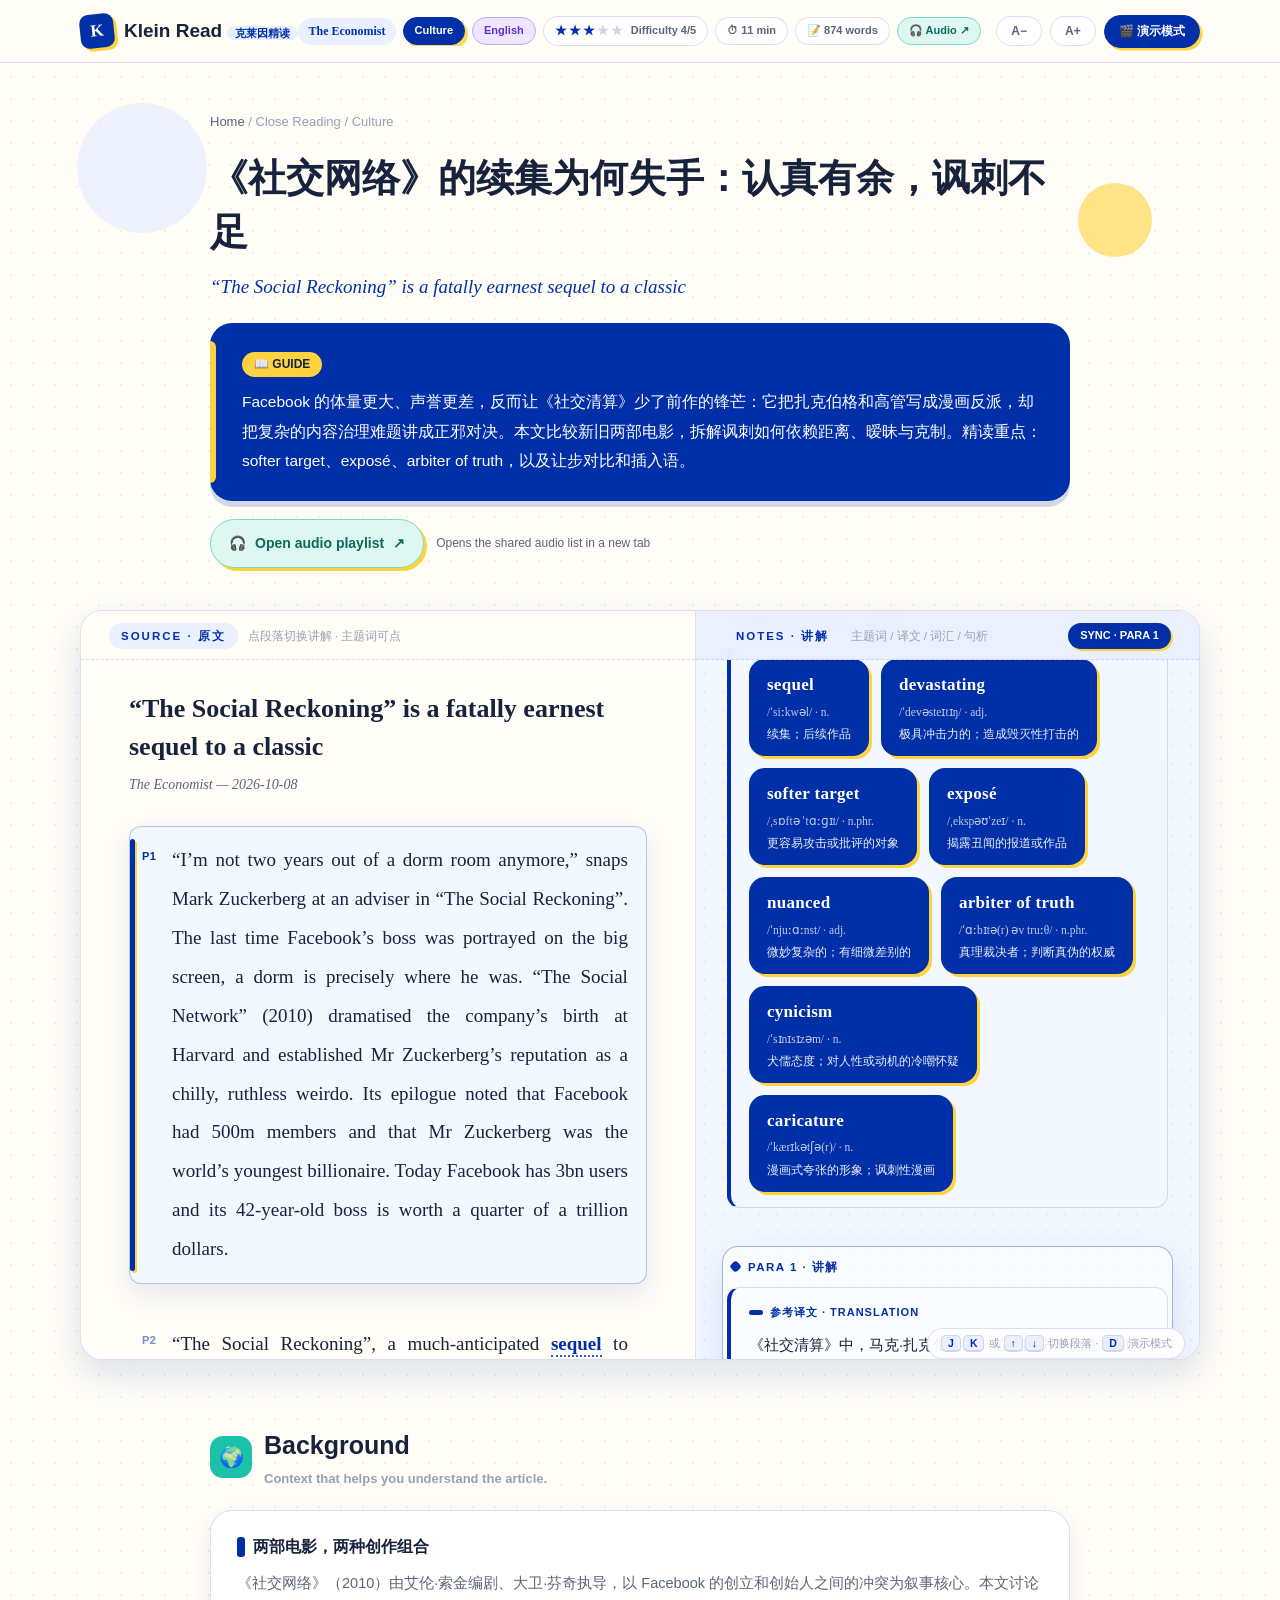
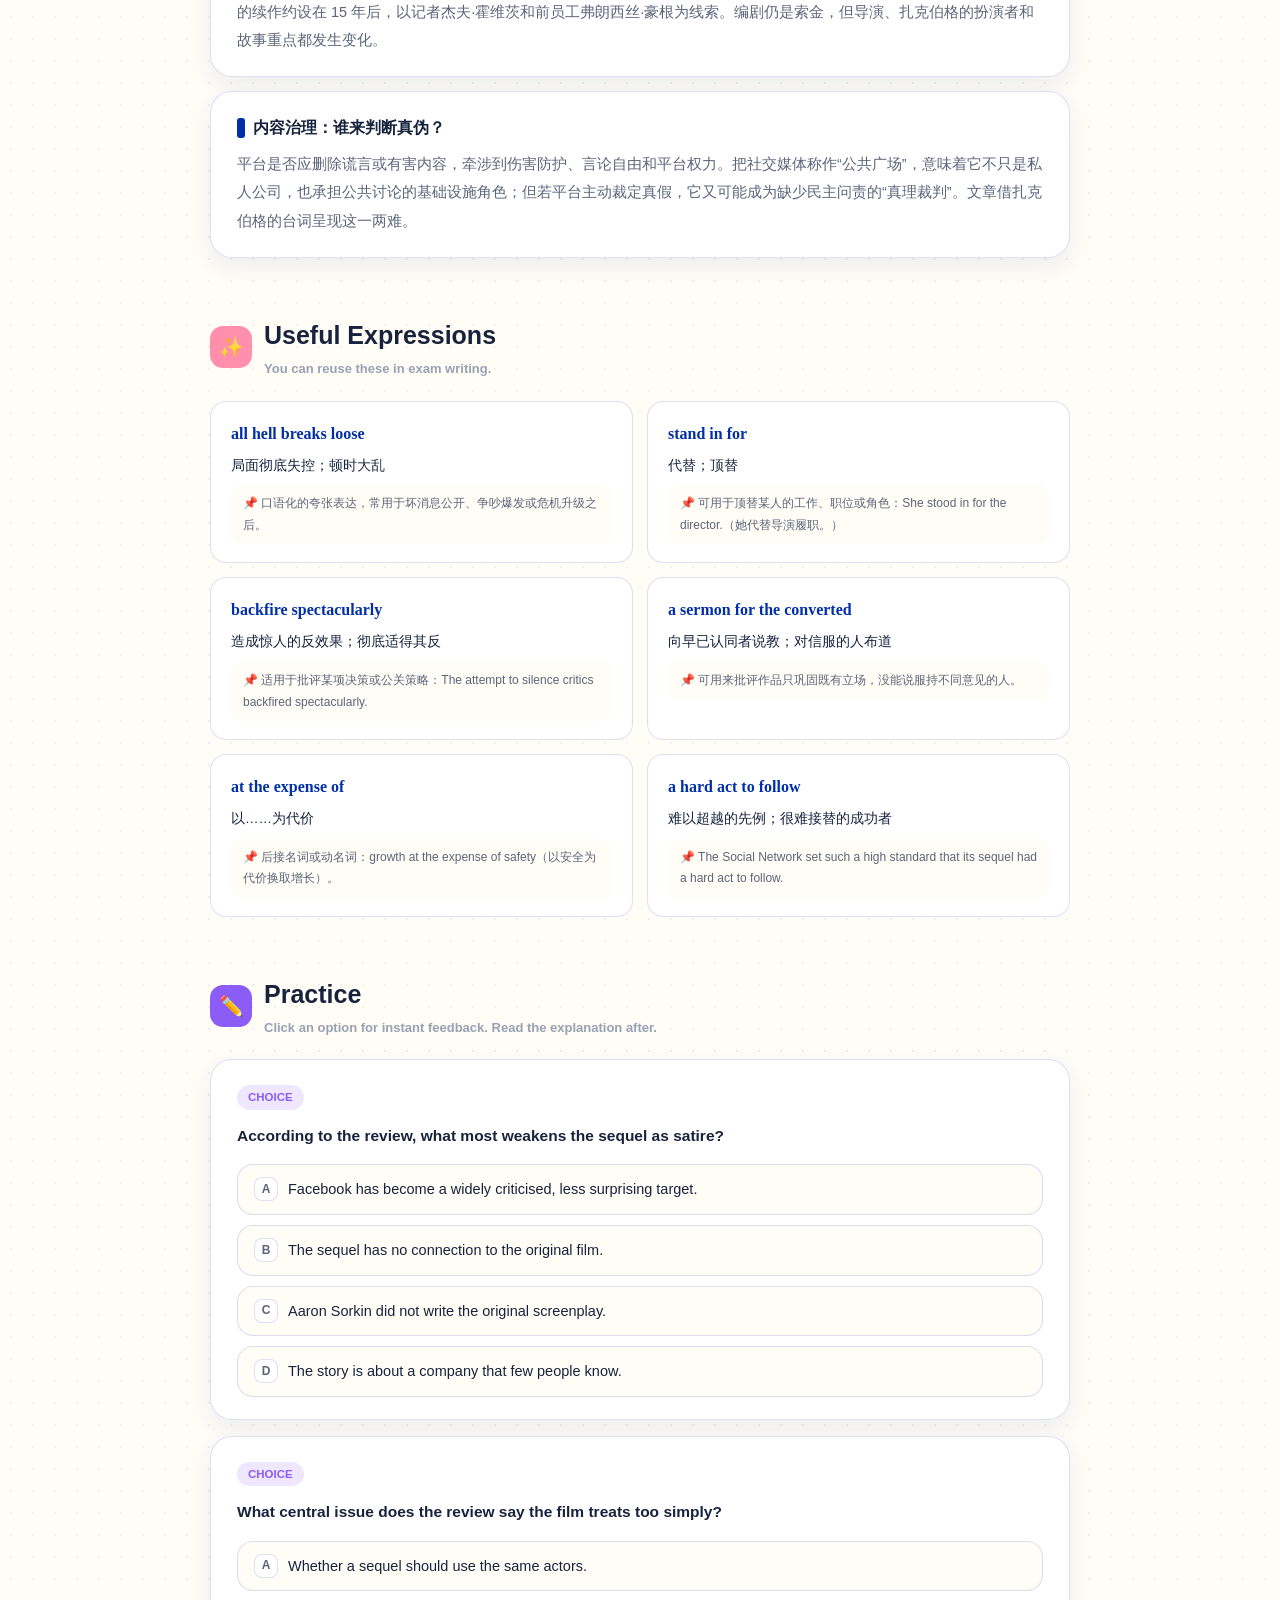
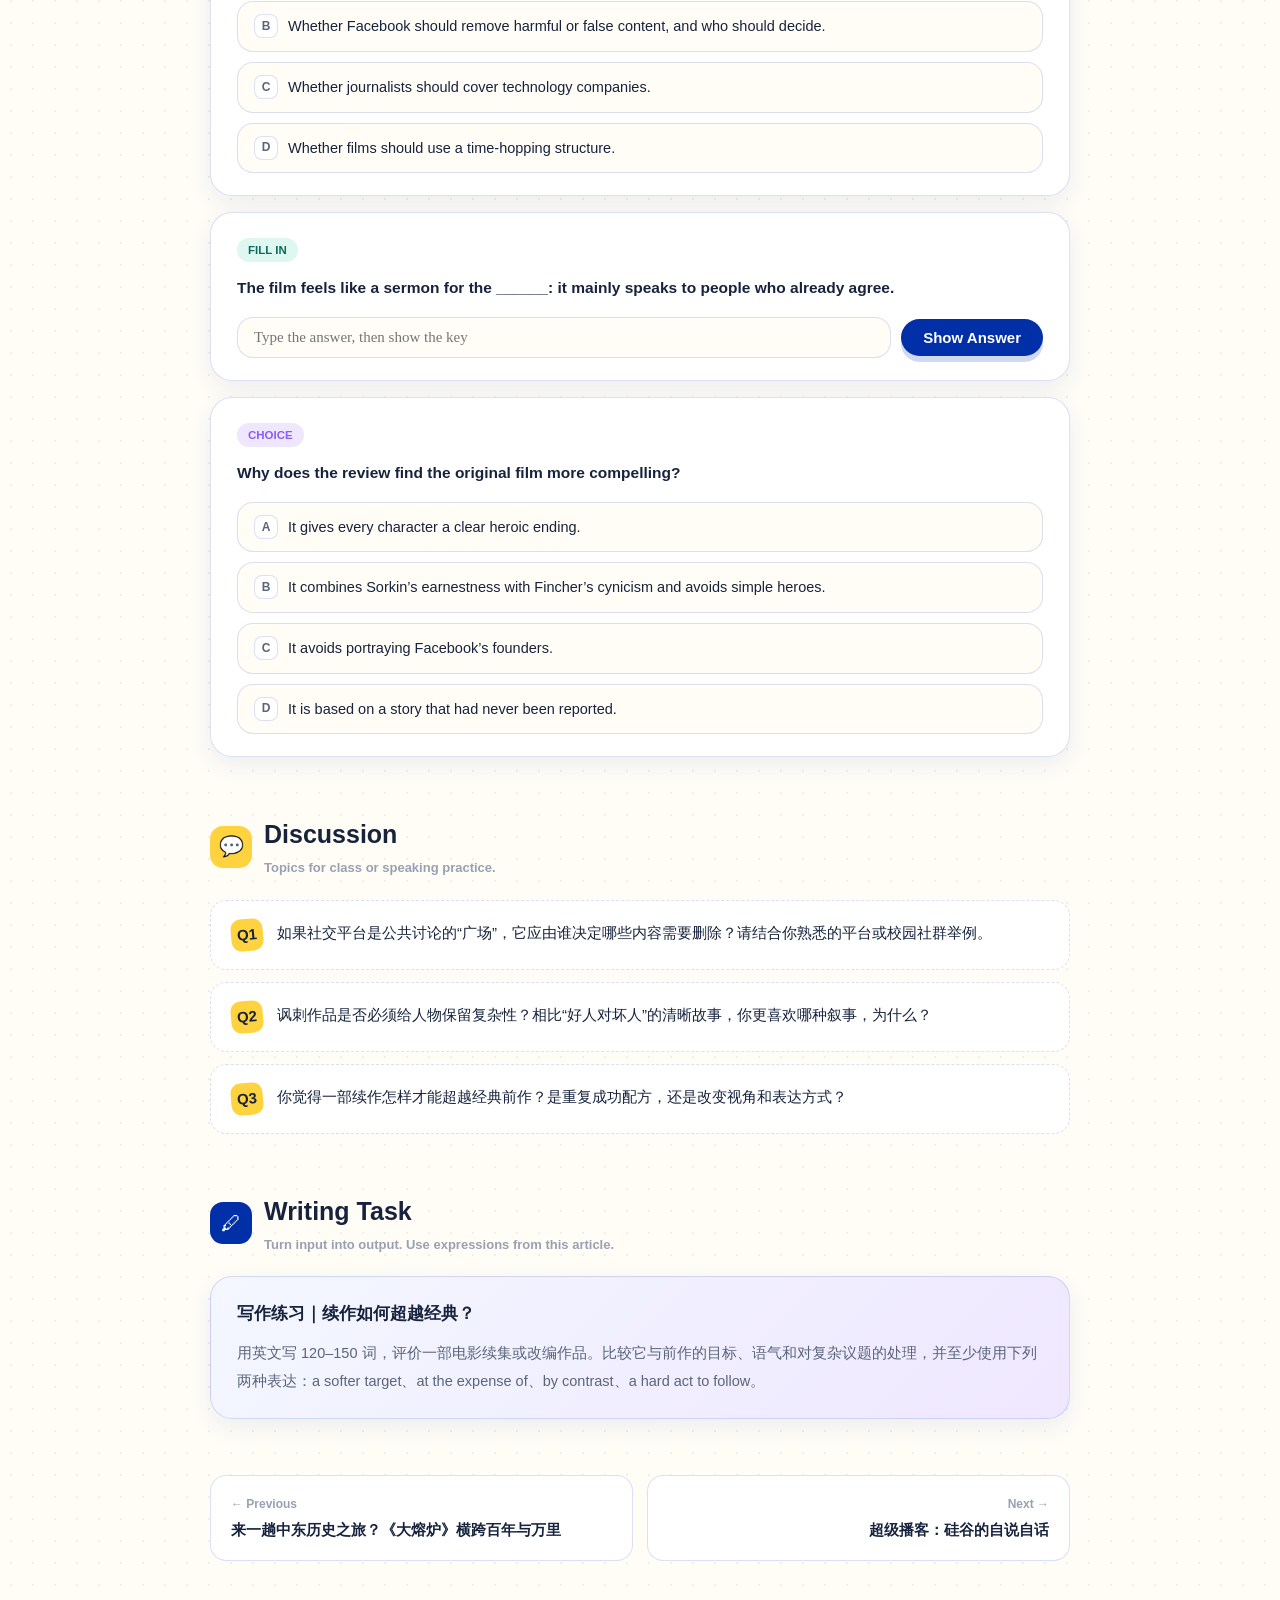
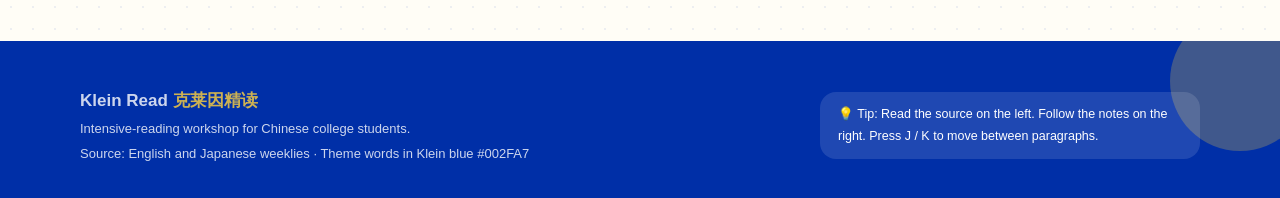
<file: articles/008-social-reckoning.html>
<!DOCTYPE html>
<html lang="en">
<head>
<meta charset="UTF-8">
<meta name="viewport" content="width=device-width, initial-scale=1.0">
<title>《社交网络》的续集为何失手：认真有余，讽刺不足 · Klein Read</title>
<meta name="description" content="Klein Read intensive-reading page: 《社交网络》的续集为何失手：认真有余，讽刺不足">
<link rel="icon" type="image/svg+xml" href="../favicon.svg">
<link rel="stylesheet" href="../css/style.css">
</head>
<body>
<div class="progress-bar"></div>

<header class="topbar">
  <div class="container topbar-inner">
    <a class="logo" href="../index.html">
      <span class="logo-mark">K</span>
      <span>Klein Read <span class="logo-sub">克莱因精读</span></span>
    </a>
    <div class="top-meta">
      <span class="card-source">The Economist</span>
      <span class="chip chip-theme" style="font-size:11px;padding:3px 11px">Culture</span>
      <span class="chip chip-violet" style="font-size:11px;padding:3px 11px">English</span>
      <span class="chip" style="font-size:11px;padding:3px 11px"><span class="stars">★★★<span class="off">★</span><span class="off">★</span></span> Difficulty 4/5</span>
      <span class="chip" style="font-size:11px;padding:3px 11px">⏱ 11 min</span>
      <span class="chip" style="font-size:11px;padding:3px 11px">📝 874 words</span><a class="chip audio-chip" href="https://monkfishare.gitlab.io/econaudio/" target="_blank" rel="noopener noreferrer" title="Opens the shared audio list in a new tab" aria-label="Open the shared audio list in a new tab">🎧 Audio ↗</a>
    </div>
    <div class="top-tools">
      <button class="tool" id="fontMinus" title="Decrease source font size">A−</button>
      <button class="tool" id="fontPlus" title="Increase source font size">A+</button>
      <button class="tool primary" id="demoToggle" title="Demo mode for screen recording (D)">🎬 演示模式</button>
    </div>
  </div>
</header>

<main>
  <!-- ============ Article header ============ -->
  <section class="article-hero">
    <div class="blob blob-1"></div>
    <div class="blob blob-2"></div>
    <div class="container-narrow" style="position:relative;z-index:2">
      <p class="breadcrumb"><a href="../index.html">Home</a> / Close Reading / Culture</p>
      <h1 lang="zh-CN">《社交网络》的续集为何失手：认真有余，讽刺不足</h1>
      <p class="title-en" lang="en">“The Social Reckoning” is a fatally earnest sequel to a classic</p>
      <div class="lead-card">
        <span class="lead-label">📖 GUIDE</span>
        <p lang="zh-CN">Facebook 的体量更大、声誉更差，反而让《社交清算》少了前作的锋芒：它把扎克伯格和高管写成漫画反派，却把复杂的内容治理难题讲成正邪对决。本文比较新旧两部电影，拆解讽刺如何依赖距离、暧昧与克制。精读重点：softer target、exposé、arbiter of truth，以及让步对比和插入语。</p>
      </div><div class="article-audio"><a class="audio-cta-link" href="https://monkfishare.gitlab.io/econaudio/" target="_blank" rel="noopener noreferrer" aria-label="Open the shared audio list in a new tab"><span aria-hidden="true">🎧</span><span>Open audio playlist</span><span class="audio-arrow" aria-hidden="true">↗</span></a><span class="audio-open-note">Opens the shared audio list in a new tab</span></div>
    </div>
  </section>

  <!-- ============ Split view: source | notes ============ -->
  <div class="container">
    <section class="split-window" id="splitWindow">

      <!-- Left pane: source text -->
      <div class="pane-left" id="paneLeft">
        <div class="pane-head">
          <span class="label">SOURCE · 原文</span>
          <span class="hint">点段落切换讲解 · 主题词可点</span>
        </div>
        <div class="source-text">
          <h2 class="src-title" lang="en">“The Social Reckoning” is a fatally earnest sequel to a classic</h2>
          <p class="src-sub">The Economist — 2026-10-08</p>
          <p class="src-para" id="sp1" data-para="1" lang="en"><span class="para-no">P1</span> “I’m not two years out of a dorm room anymore,” snaps Mark Zuckerberg at an adviser in “The Social Reckoning”. The last time Facebook’s boss was portrayed on the big screen, a dorm is precisely where he was. “The Social Network” (2010) dramatised the company’s birth at Harvard and established Mr Zuckerberg’s reputation as a chilly, ruthless weirdo. Its epilogue noted that Facebook had 500m members and that Mr Zuckerberg was the world’s youngest billionaire. Today Facebook has 3bn users and its 42-year-old boss is worth a quarter of a trillion dollars.</p>
<p class="src-para" id="sp2" data-para="2" lang="en"><span class="para-no">P2</span> “The Social Reckoning”, a much-anticipated <span class="tword" data-word="sequel">sequel</span> to “The Social Network”, takes place around 15 years later. It follows Jeff Horwitz, a journalist at the Wall Street Journal (played by Jeremy Allen White), as he coaxes information from Frances Haugen (Mikey Madison), a disillusioned member of Facebook’s toothless “Civic Integrity Team”. The film adopts its predecessor’s time-hopping structure, flipping between hunts for the material and publication, when all hell breaks loose.</p>
<p class="src-para" id="sp3" data-para="3" lang="en"><span class="para-no">P3</span> The movies share a writer in the form of Aaron Sorkin, who won an Oscar for his “Social Network” script (which was based on a book). But there the similarities end. Mr Sorkin stood in for the original director, David Fincher. Jesse Eisenberg declined to play Mr Zuckerberg for a second time, so the role has gone to Jeremy Strong, best known for “Succession”.</p>
<p class="src-para" id="sp4" data-para="4" lang="en"><span class="para-no">P4</span> The main problem with “The Social Reckoning” is not that its director or actors have changed. It is that Facebook itself has. Back in 2010 Facebook was cool. It had been available to the general public for only four years: young people were glued to it; their grandparents had not yet taken it over. Mr Zuckerberg, then 26, was Time’s person of the year. “The Social Network” was <span class="tword" data-word="devastating">devastating</span> because it methodically gutted the world’s hottest company and its founder (or rather, co-founder, as the film made clear).</p>
<p class="src-para" id="sp5" data-para="5" lang="en"><span class="para-no">P5</span> Today’s Facebook is a mightier company but a <span class="tword" data-word="softer target">softer target</span>. Social networks are reviled by legislators, litigators and parents. Facebook and its rivals have paid out in multiple court cases involving harm to children. Its efforts to silence criticism—gagging a former executive who wrote a book, “Careless People”, for instance—have backfired spectacularly. Almost no one in the world is less cool than Mr Zuckerberg, whose approval rating in America is -43%, just ahead of Vladimir Putin.</p>
<p class="src-para" id="sp6" data-para="6" lang="en"><span class="para-no">P6</span> The result is that “The Social Reckoning”, which styles itself as an <span class="tword" data-word="exposé">exposé</span>, often feels more like a sermon for the converted. Mr Strong, who is known for his extreme method-acting approach, has nailed Mr Zuckerberg’s monotone voice and stiff manner. But whereas the young Zuck of “The Social Network” was a complex character—arrogant and treacherous but tragically insecure—in the “Reckoning” he is a cartoon villain. Surrounded by computer monitors and a bulletproof sofa in his imperial headquarters, he barks at quivering underlings as they labour through their slide decks. “Fuckin’ Civic Integrity”, he scoffs, after the team meekly suggests dialling down harmful content at the expense of 1% of engagement.</p>
<p class="src-para" id="sp7" data-para="7" lang="en"><span class="para-no">P7</span> His henchmen are no subtler. Facebook’s comically horrid PR man says that the social network is better than any nation. “We’re post-government around here,” he sneers, when threatened with regulation. The now-familiar notion that the company puts profit before the greater good is conveyed with a megaphone. “If engagement keeps falling…it’ll be a bad earnings report!” squeals one executive, as the company debates whether to tone down its wickedness.</p>
<p class="src-para" id="sp8" data-para="8" lang="en"><span class="para-no">P8</span> The second difficulty for the movie is that its subject matter is more <span class="tword" data-word="nuanced">nuanced</span> than Mr Sorkin would like. The film’s central question—should Facebook suppress bad content?—is not so simple. The script implies that Facebook should take down lies. But should the flawed Mr Zuckerberg therefore be elevated to a global <span class="tword" data-word="arbiter of truth">arbiter of truth</span>? Some dialogue is unintentionally persuasive to the contrary. “The voters aren’t children,” argues Mr Zuckerberg in one scene. “Facebook isn’t the ref…We’re the public square.” Quite.</p>
<p class="src-para" id="sp9" data-para="9" lang="en"><span class="para-no">P9</span> Mr Sorkin’s earnestness was perfectly tempered by Mr Fincher’s <span class="tword" data-word="cynicism">cynicism</span> in “The Social Network”. It was a movie with no real heroes, between the perfidious Mr Zuckerberg and those he trampled, including a flash Sean Parker (an early supporter) and the absurd Winklevoss twins (who say Mr Zuckerberg stole their idea). The “Reckoning”, by contrast, is divided neatly into goodies (diligent journalist, brave whistleblower) and baddies (scheming Zuckerberg, robotic cronies). The outcome is an unsatisfying <span class="tword" data-word="caricature">caricature</span>.</p>
<p class="src-para" id="sp10" data-para="10" lang="en"><span class="para-no">P10</span> Film and TV schedules have lately been clogged with dramatisations of Silicon Valley. The most successful ones have tended to be those based on true stories, including what happened at Uber (“Super Pumped”), WeWork (“WeCrashed”) and Theranos (“The Dropout”). But now those corporate dramas are well-known—and helped make up people’s minds about the Valley’s recklessness.</p>
<p class="src-para" id="sp11" data-para="11" lang="en"><span class="para-no">P11</span> Yet more takes are on the way. On October 8th Paramount+ will launch “Cupertino”, a series about a fictional law firm fighting big tech. A new documentary about Theranos’s Elizabeth Holmes will come out this month, too. In December “Artificial”, starring Andrew Garfield as Sam Altman, will be the first movie to tell the story of OpenAI. “The Social Network” remains the model for how to do it well. Alas, its follow-up offers a reminder of what a hard act it is to follow.</p>
        </div>
      </div>

      <!-- Right pane: study notes -->
      <div class="pane-right" id="paneRight">
        <div class="pane-head">
          <span class="label">NOTES · 讲解</span>
          <span class="hint">主题词 / 译文 / 词汇 / 句析</span>
          <span class="sync-pill" id="syncPill">SYNC · PARA 1</span>
        </div>
        <div class="notes-stream">
          <div class="note-group theme-group">
            <div class="ng-head">THEME WORDS · 主题词</div>
            <div class="note-card nc-theme">
              <div class="theme-words"><div class="theme-word-card"><span class="w">sequel</span><span class="ph">/ˈsiːkwəl/ · n.</span><span class="m">续集；后续作品</span></div>
<div class="theme-word-card"><span class="w">devastating</span><span class="ph">/ˈdevəsteɪtɪŋ/ · adj.</span><span class="m">极具冲击力的；造成毁灭性打击的</span></div>
<div class="theme-word-card"><span class="w">softer target</span><span class="ph">/ˌsɒftə ˈtɑːɡɪt/ · n.phr.</span><span class="m">更容易攻击或批评的对象</span></div>
<div class="theme-word-card"><span class="w">exposé</span><span class="ph">/ˌekspəʊˈzeɪ/ · n.</span><span class="m">揭露丑闻的报道或作品</span></div>
<div class="theme-word-card"><span class="w">nuanced</span><span class="ph">/ˈnjuːɑːnst/ · adj.</span><span class="m">微妙复杂的；有细微差别的</span></div>
<div class="theme-word-card"><span class="w">arbiter of truth</span><span class="ph">/ˈɑːbɪtə(r) əv truːθ/ · n.phr.</span><span class="m">真理裁决者；判断真伪的权威</span></div>
<div class="theme-word-card"><span class="w">cynicism</span><span class="ph">/ˈsɪnɪsɪzəm/ · n.</span><span class="m">犬儒态度；对人性或动机的冷嘲怀疑</span></div>
<div class="theme-word-card"><span class="w">caricature</span><span class="ph">/ˈkærɪkətʃə(r)/ · n.</span><span class="m">漫画式夸张的形象；讽刺性漫画</span></div></div>
            </div>
          </div>
          <div class="note-group" id="ng1" data-para="1"><div class="ng-head">PARA 1 · 讲解</div><div class="note-card nc-tr"><div class="nc-title">参考译文 · TRANSLATION</div><p class="tr-text" lang="zh-CN">《社交清算》中，马克·扎克伯格冲一位顾问厉声说道：“我早就不是那个刚离开大学宿舍两年的毛头小子了。”上一次 Facebook 老板登上大银幕时，他确实还在宿舍里。《社交网络》（2010）戏剧化地讲述了公司在哈佛的诞生，也奠定了扎克伯格冷漠、无情、古怪的公众形象。影片尾声提到，Facebook 有 5 亿用户，扎克伯格则是世界上最年轻的亿万富翁。如今，Facebook 用户已达 30 亿；这位 42 岁老板的身家则高达 2500 亿美元。</p></div><div class="note-card nc-words"><div class="nc-title">本段词汇 · WORDS</div><div class="w-item"><span class="w">snap at</span><span class="pos">phr.v.</span><span class="m">冲某人厉声说；不耐烦地斥责</span></div><div class="w-note">💡 snap at an adviser 冲顾问发火；snap 也可表示“突然折断、啪地合上”</div><div class="w-item"><span class="w">portray</span><span class="pos">v.</span><span class="m">刻画；在影视作品中扮演或呈现</span></div><div class="w-note">💡 be portrayed on the big screen 被搬上大银幕；portray sb as... 把某人塑造成……</div><div class="w-item"><span class="w">epilogue</span><span class="pos">n.</span><span class="m">尾声；后记</span></div><div class="w-note">💡 影片结尾的补充说明；对应开篇的 prologue（序幕）</div><div class="w-item"><span class="w">a quarter of a trillion</span><span class="pos">n.phr.</span><span class="m">一万亿美元的四分之一，即 2500 亿</span></div><div class="w-note">💡 trillion 是万亿；a quarter of a trillion dollars = 250 billion dollars</div></div><div class="note-card nc-analysis"><div class="nc-title">长难句解析 · ANALYSIS</div><p class="sent-quote">The last time Facebook’s boss was portrayed on the big screen, a dorm is precisely where he was.</p><div class="struct-line"><span class="struct-tag t-clause">从句</span><span class="struct-text">The last time Facebook’s boss was portrayed on the big screen —— The last time 引出时间状语从句；was portrayed 是被动语态</span></div><div class="struct-line"><span class="struct-tag t-main">主句</span><span class="struct-text">a dorm is precisely where he was —— 主句以 a dorm 作表语中心；where he was 是表语从句，说明他当时所在之处</span></div><div class="struct-line"><span class="struct-tag t-phrase">短语</span><span class="struct-text">precisely —— “恰恰、正是”，突出宿舍这一细节与新片台词形成的反差</span></div><div class="struct-line"><span class="struct-tag t-tip">考点</span><span class="struct-text">The last time... 引出“上一次……时”；后半句把 a dorm 放在焦点位置，与开头“我早就不是……”形成时间和身份上的反差。</span></div></div></div>
<div class="note-group" id="ng2" data-para="2"><div class="ng-head">PARA 2 · 讲解</div><div class="note-card nc-tr"><div class="nc-title">参考译文 · TRANSLATION</div><p class="tr-text" lang="zh-CN">《社交清算》是备受期待的《社交网络》续集，故事发生在约 15 年后。影片跟随《华尔街日报》记者杰夫·霍维茨（杰里米·艾伦·怀特饰）展开：他从对 Facebook 心灰意冷的弗朗西丝·豪根（麦凯·麦迪逊饰）那里套取信息；豪根曾是公司名不副实的“公民诚信团队”成员。电影沿用前作的时间跳切结构，在追索材料与材料公开之间来回切换——报道一经发表，局面便彻底失控。</p></div><div class="note-card nc-words"><div class="nc-title">本段词汇 · WORDS</div><div class="w-item"><span class="w">sequel</span><span class="pos">n.</span><span class="m">续集；后续作品</span></div><div class="w-note">💡 a sequel to... ……的续集；注意与 sequence（顺序、序列）区分</div><div class="w-item"><span class="w">much-anticipated</span><span class="pos">adj.</span><span class="m">备受期待的</span></div><div class="w-note">💡 anticipate 表示“预期、期待”；much 在这里加强程度</div><div class="w-item"><span class="w">coax information from sb</span><span class="pos">phr.</span><span class="m">软磨硬泡地从某人那里套取信息</span></div><div class="w-note">💡 coax sb into doing sth 劝哄某人做某事；比 ask 语气更有“费力劝出”的意味</div><div class="w-item"><span class="w">disillusioned</span><span class="pos">adj.</span><span class="m">不再抱有幻想的；大失所望的</span></div><div class="w-note">💡 be disillusioned with... 对……感到幻灭；名词 disillusionment</div><div class="w-item"><span class="w">toothless</span><span class="pos">adj.</span><span class="m">无力的；缺乏实际约束力的</span></div><div class="w-note">💡 字面是“没有牙齿的”；a toothless committee 指有名无实、缺乏权力的委员会</div></div><div class="note-card nc-analysis"><div class="nc-title">长难句解析 · ANALYSIS</div><p class="sent-quote">The film adopts its predecessor’s time-hopping structure, flipping between hunts for the material and publication, when all hell breaks loose.</p><div class="struct-line"><span class="struct-tag t-main">主句</span><span class="struct-text">The film adopts its predecessor’s time-hopping structure —— 主干：影片沿用前作的时间跳切结构</span></div><div class="struct-line"><span class="struct-tag t-phrase">短语</span><span class="struct-text">flipping between hunts for the material and publication —— 现在分词短语补充说明结构如何运作：在搜集材料与发表报道之间切换</span></div><div class="struct-line"><span class="struct-tag t-clause">从句</span><span class="struct-text">when all hell breaks loose —— when 引导补充说明 publication 的从句：报道发表时局面大乱</span></div><div class="struct-line"><span class="struct-tag t-tip">考点</span><span class="struct-text">分词短语可把叙事方式压缩进主句；all hell breaks loose 是夸张口语，表示“局面彻底失控”，不是字面上的“地狱”。</span></div></div></div>
<div class="note-group" id="ng3" data-para="3"><div class="ng-head">PARA 3 · 讲解</div><div class="note-card nc-tr"><div class="nc-title">参考译文 · TRANSLATION</div><p class="tr-text" lang="zh-CN">两部电影的编剧都是艾伦·索金；他凭《社交网络》的剧本赢得奥斯卡（剧本改编自一本书）。但两者的相似之处也就到此为止。索金接替原导演大卫·芬奇。杰西·艾森伯格拒绝第二次出演扎克伯格，于是这个角色交给了杰里米·斯特朗——他最为人熟知的作品是《继承之战》。</p></div><div class="note-card nc-words"><div class="nc-title">本段词汇 · WORDS</div><div class="w-item"><span class="w">in the form of</span><span class="pos">phr.</span><span class="m">以……的形式；此处指“具体来说就是”</span></div><div class="w-note">💡 share a writer in the form of Aaron Sorkin = 两部片共享的编剧是艾伦·索金</div><div class="w-item"><span class="w">stand in for</span><span class="pos">phr.v.</span><span class="m">代替；顶替某人的职位或角色</span></div><div class="w-note">💡 stand in for the director 顶替导演；stand-in 作名词时可指替身</div><div class="w-item"><span class="w">decline to do sth</span><span class="pos">phr.</span><span class="m">婉拒做某事</span></div><div class="w-note">💡 比 refuse 语气更委婉、正式；decline an invitation 婉拒邀请</div><div class="w-item"><span class="w">best known for</span><span class="pos">phr.</span><span class="m">最为人熟知的是……；以……最出名</span></div><div class="w-note">💡 best known for “Succession” 是省略结构，完整理解为 Jeremy Strong, who is best known for...</div></div><div class="note-card nc-analysis"><div class="nc-title">长难句解析 · ANALYSIS</div><p class="sent-quote">Jesse Eisenberg declined to play Mr Zuckerberg for a second time, so the role has gone to Jeremy Strong, best known for “Succession”.</p><div class="struct-line"><span class="struct-tag t-main">主句</span><span class="struct-text">Jesse Eisenberg declined to play Mr Zuckerberg for a second time —— 主句：艾森伯格拒绝再次出演</span></div><div class="struct-line"><span class="struct-tag t-clause">从句</span><span class="struct-text">so the role has gone to Jeremy Strong —— so 引出结果；现在完成时强调选角结果已确定</span></div><div class="struct-line"><span class="struct-tag t-phrase">短语</span><span class="struct-text">best known for “Succession” —— 过去分词短语作后置补充说明，修饰 Jeremy Strong</span></div><div class="struct-line"><span class="struct-tag t-tip">考点</span><span class="struct-text">decline to do sth 是正式、委婉的“拒绝”；句末省略了 who is，杂志写作常用这种压缩后的身份说明。</span></div></div></div>
<div class="note-group" id="ng4" data-para="4"><div class="ng-head">PARA 4 · 讲解</div><div class="note-card nc-tr"><div class="nc-title">参考译文 · TRANSLATION</div><p class="tr-text" lang="zh-CN">《社交清算》的主要问题不在于导演或演员换了人，而在于 Facebook 本身变了。2010 年时，Facebook 还很酷。它向公众开放才四年：年轻人沉迷其中，祖父母辈还没接管这个平台。时年 26 岁的扎克伯格当选《时代》年度人物。《社交网络》之所以极具冲击力，在于它有条不紊地拆解了当时最炙手可热的公司及其创始人（说得更准确些，是联合创始人——影片把这一点说得很清楚）。</p></div><div class="note-card nc-words"><div class="nc-title">本段词汇 · WORDS</div><div class="w-item"><span class="w">be available to the general public</span><span class="pos">phr.</span><span class="m">向公众开放；公众可以使用</span></div><div class="w-note">💡 available 不只表示“有空”，也常表示“可获得、可使用”</div><div class="w-item"><span class="w">be glued to</span><span class="pos">phr.</span><span class="m">全神贯注于；离不开（某物）</span></div><div class="w-note">💡 young people were glued to it 年轻人沉迷于 Facebook；可用于 glued to a phone/screen</div><div class="w-item"><span class="w">devastating</span><span class="pos">adj.</span><span class="m">极具冲击力的；造成毁灭性打击的</span></div><div class="w-note">💡 这里不是说电影“破坏”公司，而是说它的讽刺极具杀伤力</div><div class="w-item"><span class="w">gut</span><span class="pos">v.</span><span class="m">彻底剖析；摧毁核心</span></div><div class="w-note">💡 methodically gut a company 把一家公司层层剖开；原义是“取出内脏”</div></div><div class="note-card nc-analysis"><div class="nc-title">长难句解析 · ANALYSIS</div><p class="sent-quote">“The Social Network” was devastating because it methodically gutted the world’s hottest company and its founder (or rather, co-founder, as the film made clear).</p><div class="struct-line"><span class="struct-tag t-main">主句</span><span class="struct-text">“The Social Network” was devastating —— 主句先给出评价：前作极具冲击力</span></div><div class="struct-line"><span class="struct-tag t-clause">从句</span><span class="struct-text">because it methodically gutted the world’s hottest company and its founder —— because 引导原因状语从句；gutted 用作比喻，表示彻底剖析</span></div><div class="struct-line"><span class="struct-tag t-phrase">短语</span><span class="struct-text">(or rather, co-founder, as the film made clear) —— or rather 是作者自我修正；as 从句补充说明影片已揭示这一点</span></div><div class="struct-line"><span class="struct-tag t-tip">考点</span><span class="struct-text">or rather（更准确地说）常用于当场修正前面的说法；括号里的 co-founder 也呼应前作对扎克伯格创业故事的重新审视。</span></div></div></div>
<div class="note-group" id="ng5" data-para="5"><div class="ng-head">PARA 5 · 讲解</div><div class="note-card nc-tr"><div class="nc-title">参考译文 · TRANSLATION</div><p class="tr-text" lang="zh-CN">如今的 Facebook 虽然实力更强，却成了更容易被攻击的靶子。社交网络遭到立法者、诉讼律师和家长的强烈抨击。Facebook 及其竞争对手已在多起涉及伤害儿童的诉讼案中付出代价。该公司试图压制批评——比如封住一位写了《漫不经心的人》的前高管的嘴——结果却造成了惊人的反效果。几乎没有谁比扎克伯格更不受欢迎；他在美国的支持度为 -43%，只比弗拉基米尔·普京略高。</p></div><div class="note-card nc-words"><div class="nc-title">本段词汇 · WORDS</div><div class="w-item"><span class="w">softer target</span><span class="pos">n.phr.</span><span class="m">更容易攻击或批评的对象</span></div><div class="w-note">💡 target 此处是“攻击目标”；softer 不是“柔软”，而是指更脆弱、更不难下手</div><div class="w-item"><span class="w">reviled</span><span class="pos">v./adj.</span><span class="m">遭到痛斥的；被强烈厌恶的</span></div><div class="w-note">💡 be reviled by... 遭到……痛斥；原形 revile，语气比 criticize 强烈</div><div class="w-item"><span class="w">pay out</span><span class="pos">phr.v.</span><span class="m">支付款项；（诉讼中）赔付</span></div><div class="w-note">💡 have paid out in court cases 指在诉讼中支付和解金或赔偿款；pay out 也可指保险公司赔付</div><div class="w-item"><span class="w">backfire spectacularly</span><span class="pos">phr.v.</span><span class="m">造成惊人的反效果；彻底适得其反</span></div><div class="w-note">💡 backfire 原指枪支回火；政策、计划或公关动作都可以 backfire</div><div class="w-item"><span class="w">approval rating</span><span class="pos">n.phr.</span><span class="m">支持度；认可率</span></div><div class="w-note">💡 原文为 -43%，是负值的净支持度指标；just ahead of 表示“略高于”</div></div><div class="note-card nc-analysis"><div class="nc-title">长难句解析 · ANALYSIS</div><p class="sent-quote">Its efforts to silence criticism—gagging a former executive who wrote a book, “Careless People”, for instance—have backfired spectacularly.</p><div class="struct-line"><span class="struct-tag t-main">主句</span><span class="struct-text">Its efforts ... have backfired spectacularly —— 主干是“压制批评的努力造成了惊人反效果”；现在完成时说明后果仍与当下相关</span></div><div class="struct-line"><span class="struct-tag t-phrase">短语</span><span class="struct-text">to silence criticism —— 不定式作后置修饰，说明 efforts 的目的</span></div><div class="struct-line"><span class="struct-tag t-phrase">短语</span><span class="struct-text">gagging a former executive ... for instance —— 破折号内的动名词短语举例说明压制手段</span></div><div class="struct-line"><span class="struct-tag t-clause">从句</span><span class="struct-text">who wrote a book, “Careless People” —— 定语从句修饰 a former executive</span></div><div class="struct-line"><span class="struct-tag t-tip">考点</span><span class="struct-text">主干在破折号两侧：Its efforts ... have backfired；中间的插入例子可先略读。silence criticism 是“压制批评”，gag sb 字面为“堵住某人的嘴”。</span></div></div></div>
<div class="note-group" id="ng6" data-para="6"><div class="ng-head">PARA 6 · 讲解</div><div class="note-card nc-tr"><div class="nc-title">参考译文 · TRANSLATION</div><p class="tr-text" lang="zh-CN">结果是，《社交清算》自诩为一部揭露丑闻的作品，却常像是在向早已认同观点的人布道。以极端方法派表演著称的斯特朗，把扎克伯格单调的嗓音和僵硬的举止拿捏得很到位。但《社交网络》里的年轻扎克是个复杂角色——傲慢、背信弃义，却又悲剧性地缺乏安全感；到了《社交清算》里，他则成了漫画式恶棍。他被电脑显示器和帝国总部里的防弹沙发包围，对着战战兢兢的下属厉声发号施令，看他们费力地过一遍幻灯片。“见鬼的公民诚信”，他嗤之以鼻——此时团队只是温顺地建议，为减少有害内容，哪怕牺牲 1% 的互动率也值得。</p></div><div class="note-card nc-words"><div class="nc-title">本段词汇 · WORDS</div><div class="w-item"><span class="w">exposé</span><span class="pos">n.</span><span class="m">揭露丑闻的报道或作品</span></div><div class="w-note">💡 an exposé of... 对……的揭露；重音落在最后一音节，注意 é 上的重音符号</div><div class="w-item"><span class="w">a sermon for the converted</span><span class="pos">n.phr.</span><span class="m">向早已认同者说教；对信服的人布道</span></div><div class="w-note">💡 the converted 原指“已经皈依的人”；此处讽刺作品只取悦本来就赞同它的观众</div><div class="w-item"><span class="w">nail</span><span class="pos">v.</span><span class="m">把……做得恰到好处；准确拿捏</span></div><div class="w-note">💡 has nailed his voice and manner = 把他的声音和举止模仿得很到位；口语中也可说 nail an exam</div><div class="w-item"><span class="w">treacherous</span><span class="pos">adj.</span><span class="m">背信弃义的；不可信的</span></div><div class="w-note">💡 与 traitor（叛徒）同源；此处用来形容前作中复杂、令人不安的扎克伯格</div><div class="w-item"><span class="w">at the expense of</span><span class="pos">phr.</span><span class="m">以……为代价</span></div><div class="w-note">💡 dial down harmful content at the expense of 1% of engagement = 以 1% 的互动率为代价减少有害内容</div></div><div class="note-card nc-analysis"><div class="nc-title">长难句解析 · ANALYSIS</div><p class="sent-quote">Surrounded by computer monitors and a bulletproof sofa in his imperial headquarters, he barks at quivering underlings as they labour through their slide decks.</p><div class="struct-line"><span class="struct-tag t-phrase">短语</span><span class="struct-text">Surrounded by computer monitors and a bulletproof sofa in his imperial headquarters —— 过去分词短语置于句首，交代 he 所处的环境</span></div><div class="struct-line"><span class="struct-tag t-main">主句</span><span class="struct-text">he barks at quivering underlings —— 主干：他冲战战兢兢的下属吼叫；bark 把人写得像发号施令的狗主人</span></div><div class="struct-line"><span class="struct-tag t-clause">从句</span><span class="struct-text">as they labour through their slide decks —— as 引导时间/伴随状语从句：下属正费力讲解幻灯片时</span></div><div class="struct-line"><span class="struct-tag t-tip">考点</span><span class="struct-text">电脑、‘帝国总部’和防弹沙发把权力写得近乎漫画化；bark、quivering、underlings 共同强化了影片把人物扁平化的批评。</span></div></div></div>
<div class="note-group" id="ng7" data-para="7"><div class="ng-head">PARA 7 · 讲解</div><div class="note-card nc-tr"><div class="nc-title">参考译文 · TRANSLATION</div><p class="tr-text" lang="zh-CN">他的亲信也一样毫不含蓄。Facebook 那位滑稽又讨人厌的公关负责人宣称，这个社交网络比任何国家都好。“我们这里早已进入‘后政府时代’，”他在受到监管威胁时嗤笑道。公司把利润置于公共利益之上的老生常谈，如今被用扩音器大声喊了出来。一名高管尖声说道：“如果互动率继续下滑……财报可就难看了！”此时，公司正在讨论要不要收敛一点自己的恶行。</p></div><div class="note-card nc-words"><div class="nc-title">本段词汇 · WORDS</div><div class="w-item"><span class="w">henchman</span><span class="pos">n.</span><span class="m">亲信；帮凶</span></div><div class="w-note">💡 常带贬义，指替权势人物办事的亲信；复数 henchmen</div><div class="w-item"><span class="w">sneer</span><span class="pos">v./n.</span><span class="m">讥笑；轻蔑地说</span></div><div class="w-note">💡 sneer at sb/sth 对……嗤之以鼻；比 smile 更带轻蔑</div><div class="w-item"><span class="w">regulation</span><span class="pos">n.</span><span class="m">监管；规章制度</span></div><div class="w-note">💡 government regulation 政府监管；regulate 是动词</div><div class="w-item"><span class="w">be conveyed with a megaphone</span><span class="pos">phr.</span><span class="m">被用扩音器般的方式直白表达出来</span></div><div class="w-note">💡 比喻表达毫不含蓄、过于用力；与 satire 通常依赖的暗示和克制形成反差</div><div class="w-item"><span class="w">tone down</span><span class="pos">phr.v.</span><span class="m">收敛；降低强度或语气</span></div><div class="w-note">💡 tone down criticism/violence 降低批评的强度/暴力程度；这里指减少有害内容</div></div><div class="note-card nc-analysis"><div class="nc-title">长难句解析 · ANALYSIS</div><p class="sent-quote">“If engagement keeps falling…it’ll be a bad earnings report!” squeals one executive, as the company debates whether to tone down its wickedness.</p><div class="struct-line"><span class="struct-tag t-clause">从句</span><span class="struct-text">“If engagement keeps falling…it’ll be a bad earnings report!” —— 引语内部是 if 条件句：如果互动率持续下降，财报就会难看</span></div><div class="struct-line"><span class="struct-tag t-main">主句</span><span class="struct-text">squeals one executive —— 引语后的倒装式引述结构；主语 one executive 放在动词之后</span></div><div class="struct-line"><span class="struct-tag t-clause">从句</span><span class="struct-text">as the company debates whether to tone down its wickedness —— as 引导伴随状语；whether 从句作 debates 的宾语</span></div><div class="struct-line"><span class="struct-tag t-tip">考点</span><span class="struct-text">squeals（尖声叫）把高管的焦虑写得滑稽；引语中的“互动率”与后半句的“有害内容”并置，直接暴露影片批评的利润优先逻辑。</span></div></div></div>
<div class="note-group" id="ng8" data-para="8"><div class="ng-head">PARA 8 · 讲解</div><div class="note-card nc-tr"><div class="nc-title">参考译文 · TRANSLATION</div><p class="tr-text" lang="zh-CN">影片的第二个问题，在于它的题材比索金愿意承认的更为微妙复杂。影片的核心问题——Facebook 是否应该压制有害内容？——并没有简单答案。剧本暗示 Facebook 应该撤下谎言。但这是否意味着应该把有缺陷的扎克伯格推举为全球“真理裁判”？有些台词反倒无意中颇具说服力。“选民不是小孩子，”扎克伯格在一场戏里说，“Facebook 不是裁判……我们是公共广场。”确实如此。</p></div><div class="note-card nc-words"><div class="nc-title">本段词汇 · WORDS</div><div class="w-item"><span class="w">nuanced</span><span class="pos">adj.</span><span class="m">微妙复杂的；有细微差别的</span></div><div class="w-note">💡 a nuanced issue 复杂微妙的问题；名词 nuance 指细微差别</div><div class="w-item"><span class="w">suppress</span><span class="pos">v.</span><span class="m">压制；阻止传播</span></div><div class="w-note">💡 suppress harmful content 压制有害内容；也可指 suppress evidence（隐瞒证据）</div><div class="w-item"><span class="w">flawed</span><span class="pos">adj.</span><span class="m">有缺陷的；不完美的</span></div><div class="w-note">💡 a flawed person/argument 有缺点的人/有漏洞的论点；名词 flaw</div><div class="w-item"><span class="w">arbiter of truth</span><span class="pos">n.phr.</span><span class="m">真理裁决者；判断真伪的权威</span></div><div class="w-note">💡 arbiter 原指仲裁者；全球平台若决定哪些内容为真，就可能成为事实上的“真理裁判”</div><div class="w-item"><span class="w">to the contrary</span><span class="pos">phr.</span><span class="m">与此相反；反而</span></div><div class="w-note">💡 persuasive to the contrary 意外地让人信服相反的观点；on the contrary 常用于句首反驳</div></div><div class="note-card nc-analysis"><div class="nc-title">长难句解析 · ANALYSIS</div><p class="sent-quote">But should the flawed Mr Zuckerberg therefore be elevated to a global arbiter of truth?</p><div class="struct-line"><span class="struct-tag t-main">主句</span><span class="struct-text">should the flawed Mr Zuckerberg ... be elevated —— should 提前构成一般疑问句；主句使用被动语态</span></div><div class="struct-line"><span class="struct-tag t-phrase">短语</span><span class="struct-text">therefore —— 承接前文：如果 Facebook 应该删谎言，是否因此就该赋予扎克伯格这一权力？</span></div><div class="struct-line"><span class="struct-tag t-phrase">短语</span><span class="struct-text">to a global arbiter of truth —— be elevated to... 表示被提升为/被赋予……身份</span></div><div class="struct-line"><span class="struct-tag t-tip">考点</span><span class="struct-text">这是反问式的伦理追问：讨论内容治理时，不能只问“该删什么”，还要问“谁有权判断真伪”。should 提前也让质疑更直接。</span></div></div></div>
<div class="note-group" id="ng9" data-para="9"><div class="ng-head">PARA 9 · 讲解</div><div class="note-card nc-tr"><div class="nc-title">参考译文 · TRANSLATION</div><p class="tr-text" lang="zh-CN">在《社交网络》中，索金的认真恰好被芬奇的犬儒式冷眼调和。前作里没有真正的英雄：一边是背信弃义的扎克伯格，另一边是被他践踏的人们，其中包括风度翩翩的早期支持者肖恩·帕克，以及荒诞的温克莱沃斯双胞胎（他们声称扎克伯格偷了自己的点子）。相比之下，《社交清算》把人物整齐地分成好人（勤勉的记者、勇敢的吹哨人）和坏人（阴谋多端的扎克伯格、机器人般的亲信）。结果就是一幅令人失望的漫画式画像。</p></div><div class="note-card nc-words"><div class="nc-title">本段词汇 · WORDS</div><div class="w-item"><span class="w">earnestness</span><span class="pos">n.</span><span class="m">认真；诚恳；严肃的态度</span></div><div class="w-note">💡 earnestness 在这里指索金直率、郑重的表达风格；形容词 earnest</div><div class="w-item"><span class="w">temper</span><span class="pos">v.</span><span class="m">调和；缓和；使不那么极端</span></div><div class="w-note">💡 temper A with B 用 B 调和 A；earnestness tempered by cynicism 认真被冷嘲式怀疑调和</div><div class="w-item"><span class="w">cynicism</span><span class="pos">n.</span><span class="m">犬儒态度；对动机的冷嘲与怀疑</span></div><div class="w-note">💡 此处不是简单的“消极”，而是芬奇对人物动机保持冷峻、不轻易给出道德英雄</div><div class="w-item"><span class="w">perfidious</span><span class="pos">adj.</span><span class="m">背信弃义的；不忠诚的</span></div><div class="w-note">💡 比 dishonest 更有“背叛信任”的意味；文中明显带有评论者的讽刺口吻</div><div class="w-item"><span class="w">caricature</span><span class="pos">n.</span><span class="m">漫画式夸张的形象；讽刺性漫画</span></div><div class="w-note">💡 人物被简化成少数夸张特征时，可称为 a caricature，而非 nuanced character</div></div><div class="note-card nc-analysis"><div class="nc-title">长难句解析 · ANALYSIS</div><p class="sent-quote">The “Reckoning”, by contrast, is divided neatly into goodies (diligent journalist, brave whistleblower) and baddies (scheming Zuckerberg, robotic cronies).</p><div class="struct-line"><span class="struct-tag t-main">主句</span><span class="struct-text">The “Reckoning” is divided neatly into goodies and baddies —— 主句用被动语态概括人物被分成两类</span></div><div class="struct-line"><span class="struct-tag t-phrase">短语</span><span class="struct-text">by contrast —— 插入的对比标记，提示与前作“没有真正英雄”相反</span></div><div class="struct-line"><span class="struct-tag t-phrase">短语</span><span class="struct-text">(diligent journalist, brave whistleblower) / (scheming Zuckerberg, robotic cronies) —— 括号内平行列举两边人物，突出善恶二分</span></div><div class="struct-line"><span class="struct-tag t-tip">考点</span><span class="struct-text">goodies / baddies 是口语化的“好人/坏人”；neatly 既有“整齐地”之意，也暗示这种分类过于省事、失之简单。</span></div></div></div>
<div class="note-group" id="ng10" data-para="10"><div class="ng-head">PARA 10 · 讲解</div><div class="note-card nc-tr"><div class="nc-title">参考译文 · TRANSLATION</div><p class="tr-text" lang="zh-CN">近来，影视节目排期里塞满了有关硅谷的戏剧化改编。最成功的作品往往取材于真实故事，包括优步（《超级泵动》）、WeWork（《WeCrashed》）和 Theranos（《The Dropout》）的经历。但这些企业剧如今已广为人知，也帮助人们形成了对硅谷鲁莽行事的看法。</p></div><div class="note-card nc-words"><div class="nc-title">本段词汇 · WORDS</div><div class="w-item"><span class="w">clog</span><span class="pos">v.</span><span class="m">堵塞；挤满</span></div><div class="w-note">💡 be clogged with... 被……塞满；常用于 roads, drains, schedules 等</div><div class="w-item"><span class="w">dramatisation</span><span class="pos">n.</span><span class="m">戏剧化改编；影视剧呈现</span></div><div class="w-note">💡 英式拼法 dramatisation；美式为 dramatization</div><div class="w-item"><span class="w">tend to</span><span class="pos">phr.</span><span class="m">往往会；倾向于</span></div><div class="w-note">💡 have tended to 表示一段时间以来呈现出的规律，不等于每一部都如此</div><div class="w-item"><span class="w">make up people’s minds</span><span class="pos">phr.</span><span class="m">影响人们形成判断；让人们拿定主意</span></div><div class="w-note">💡 make up one’s mind 本义是“下定决心”；此处指这些作品已影响公众对硅谷的看法</div><div class="w-item"><span class="w">recklessness</span><span class="pos">n.</span><span class="m">鲁莽；不计后果</span></div><div class="w-note">💡 reckless 是形容词；reckless behaviour 鲁莽行事</div></div><div class="note-card nc-analysis"><div class="nc-title">长难句解析 · ANALYSIS</div><p class="sent-quote">The most successful ones have tended to be those based on true stories, including what happened at Uber (“Super Pumped”), WeWork (“WeCrashed”) and Theranos (“The Dropout”).</p><div class="struct-line"><span class="struct-tag t-main">主句</span><span class="struct-text">The most successful ones have tended to be those —— 主干：最成功的作品往往属于某一类；现在完成时概括近期趋势</span></div><div class="struct-line"><span class="struct-tag t-phrase">短语</span><span class="struct-text">based on true stories —— 过去分词短语作后置修饰，完整理解为 those that are based on...</span></div><div class="struct-line"><span class="struct-tag t-phrase">短语</span><span class="struct-text">including what happened at Uber, WeWork and Theranos —— including 引出例子；what happened 是名词性从句，作介词宾语</span></div><div class="struct-line"><span class="struct-tag t-tip">考点</span><span class="struct-text">those based on... 是压缩的定语结构；including 后面用 what happened，把真实事件打包成“这些公司发生过的事”。</span></div></div></div>
<div class="note-group" id="ng11" data-para="11"><div class="ng-head">PARA 11 · 讲解</div><div class="note-card nc-tr"><div class="nc-title">参考译文 · TRANSLATION</div><p class="tr-text" lang="zh-CN">不过，更多作品还在路上。10 月 8 日，Paramount+ 将推出《库比蒂诺》，讲述一家虚构律所与大型科技公司抗争。本月还将推出一部关于 Theranos 创始人伊丽莎白·霍姆斯的新纪录片。12 月，《Artificial》将上映，安德鲁·加菲尔德饰演萨姆·奥特曼；这将是第一部讲述 OpenAI 故事的电影。《社交网络》仍是拍好这类作品的范本。可惜，这部续作提醒我们，要超越这样一部经典有多难。</p></div><div class="note-card nc-words"><div class="nc-title">本段词汇 · WORDS</div><div class="w-item"><span class="w">take</span><span class="pos">n.</span><span class="m">观点；一种解读或呈现方式</span></div><div class="w-note">💡 another take on Silicon Valley 对硅谷的另一种呈现；不是“拿、取”</div><div class="w-item"><span class="w">launch</span><span class="pos">v.</span><span class="m">推出；上线；发行</span></div><div class="w-note">💡 launch a series 推出一部剧集；也可表示发射火箭或启动项目</div><div class="w-item"><span class="w">star as</span><span class="pos">phr.v.</span><span class="m">饰演；担任主演</span></div><div class="w-note">💡 Andrew Garfield stars as Sam Altman = 加菲尔德饰演萨姆·奥特曼；star 作动词</div><div class="w-item"><span class="w">follow-up</span><span class="pos">n.</span><span class="m">后续作品；后续行动</span></div><div class="w-note">💡 a follow-up to a film 某部电影的续作/后续作品；也可指后续跟进</div><div class="w-item"><span class="w">a hard act to follow</span><span class="pos">idiom</span><span class="m">难以超越的先例；很难接替的成功者</span></div><div class="w-note">💡 常用于一场精彩演出或一项成功之后；此处指《社交网络》树立了很高的标杆</div></div><div class="note-card nc-analysis"><div class="nc-title">长难句解析 · ANALYSIS</div><p class="sent-quote">Alas, its follow-up offers a reminder of what a hard act it is to follow.</p><div class="struct-line"><span class="struct-tag t-phrase">短语</span><span class="struct-text">Alas —— 句首感叹词，表达惋惜；此处带有评论文章的轻微叹息</span></div><div class="struct-line"><span class="struct-tag t-main">主句</span><span class="struct-text">its follow-up offers a reminder —— 主干：续作提醒了我们某件事</span></div><div class="struct-line"><span class="struct-tag t-clause">从句</span><span class="struct-text">of what a hard act it is to follow —— what 引导嵌入式感叹从句，作 of 的宾语；a hard act to follow 是固定表达</span></div><div class="struct-line"><span class="struct-tag t-tip">考点</span><span class="struct-text">结尾重复 follow-up / to follow，形成回环；a hard act to follow 把评价落在“前作太成功，续作难以企及”上。</span></div></div></div>
        </div>
        <div class="kbd-hint"><kbd>J</kbd><kbd>K</kbd> 或 <kbd>↑</kbd><kbd>↓</kbd> 切换段落 · <kbd>D</kbd> 演示模式</div>
      </div>
    </section>
  </div>

  <!-- ============ Post-reading sections ============ -->
  <div class="container-narrow post-sections">
    <section class="block" id="background">
      <div class="block-head">
        <div class="block-icon" style="background:var(--mint);color:#fff">🌍</div>
        <div>
          <h2>Background</h2>
          <p class="sub">Context that helps you understand the article.</p>
        </div>
      </div>
      <div class="card bg-card"><h3>两部电影，两种创作组合</h3><p lang="zh-CN">《社交网络》（2010）由艾伦·索金编剧、大卫·芬奇执导，以 Facebook 的创立和创始人之间的冲突为叙事核心。本文讨论的续作约设在 15 年后，以记者杰夫·霍维茨和前员工弗朗西丝·豪根为线索。编剧仍是索金，但导演、扎克伯格的扮演者和故事重点都发生变化。</p></div>
<div class="card bg-card"><h3>内容治理：谁来判断真伪？</h3><p lang="zh-CN">平台是否应删除谎言或有害内容，牵涉到伤害防护、言论自由和平台权力。把社交媒体称作“公共广场”，意味着它不只是私人公司，也承担公共讨论的基础设施角色；但若平台主动裁定真假，它又可能成为缺少民主问责的“真理裁判”。文章借扎克伯格的台词呈现这一两难。</p></div>
    </section>

    <section class="block" id="expressions">
      <div class="block-head">
        <div class="block-icon" style="background:var(--pink);color:#fff">✨</div>
        <div>
          <h2>Useful Expressions</h2>
          <p class="sub">You can reuse these in exam writing.</p>
        </div>
      </div>
      <div class="expr-grid"><div class="expr-card"><p class="en" lang="en">all hell breaks loose</p><p class="cn" lang="zh-CN">局面彻底失控；顿时大乱</p><p class="use">📌 口语化的夸张表达，常用于坏消息公开、争吵爆发或危机升级之后。</p></div>
<div class="expr-card"><p class="en" lang="en">stand in for</p><p class="cn" lang="zh-CN">代替；顶替</p><p class="use">📌 可用于顶替某人的工作、职位或角色：She stood in for the director.（她代替导演履职。）</p></div>
<div class="expr-card"><p class="en" lang="en">backfire spectacularly</p><p class="cn" lang="zh-CN">造成惊人的反效果；彻底适得其反</p><p class="use">📌 适用于批评某项决策或公关策略：The attempt to silence critics backfired spectacularly.</p></div>
<div class="expr-card"><p class="en" lang="en">a sermon for the converted</p><p class="cn" lang="zh-CN">向早已认同者说教；对信服的人布道</p><p class="use">📌 可用来批评作品只巩固既有立场，没能说服持不同意见的人。</p></div>
<div class="expr-card"><p class="en" lang="en">at the expense of</p><p class="cn" lang="zh-CN">以……为代价</p><p class="use">📌 后接名词或动名词：growth at the expense of safety（以安全为代价换取增长）。</p></div>
<div class="expr-card"><p class="en" lang="en">a hard act to follow</p><p class="cn" lang="zh-CN">难以超越的先例；很难接替的成功者</p><p class="use">📌 The Social Network set such a high standard that its sequel had a hard act to follow.</p></div></div>
    </section>

    <section class="block" id="quiz">
      <div class="block-head">
        <div class="block-icon" style="background:var(--violet);color:#fff">✏️</div>
        <div>
          <h2>Practice</h2>
          <p class="sub">Click an option for instant feedback. Read the explanation after.</p>
        </div>
      </div>
      
<div class="quiz-card card" data-answer="A">
  <span class="quiz-type choice">CHOICE</span>
  <p class="quiz-q">According to the review, what most weakens the sequel as satire?</p>
  <div class="options"><button class="option"><span class="key">A</span><span>Facebook has become a widely criticised, less surprising target.</span></button><button class="option"><span class="key">B</span><span>The sequel has no connection to the original film.</span></button><button class="option"><span class="key">C</span><span>Aaron Sorkin did not write the original screenplay.</span></button><button class="option"><span class="key">D</span><span>The story is about a company that few people know.</span></button></div>
  <div class="quiz-explain"><b>Explanation:</b> 文章认为 Facebook 如今规模更大，却已遭立法者、诉讼方和家长广泛批评；它变成了更容易攻击、也更难带来新鲜讽刺效果的对象。</div>
</div>

<div class="quiz-card card" data-answer="B">
  <span class="quiz-type choice">CHOICE</span>
  <p class="quiz-q">What central issue does the review say the film treats too simply?</p>
  <div class="options"><button class="option"><span class="key">A</span><span>Whether a sequel should use the same actors.</span></button><button class="option"><span class="key">B</span><span>Whether Facebook should remove harmful or false content, and who should decide.</span></button><button class="option"><span class="key">C</span><span>Whether journalists should cover technology companies.</span></button><button class="option"><span class="key">D</span><span>Whether films should use a time-hopping structure.</span></button></div>
  <div class="quiz-explain"><b>Explanation:</b> 文章不只问平台是否应撤下谎言，也追问：如果平台有权删内容，谁来判断真伪？扎克伯格是否应成为全球“真理裁判”？</div>
</div>

<div class="quiz-card card" data-fill-answer="converted">
  <span class="quiz-type fill">FILL IN</span>
  <p class="quiz-q">The film feels like a sermon for the ______: it mainly speaks to people who already agree.</p>
  <div class="fill-row">
    <input class="fill-input" type="text" placeholder="Type the answer, then show the key">
    <button class="btn btn-primary reveal-btn" style="padding:10px 22px">Show Answer</button>
  </div>
  <div class="quiz-explain"><b>Explanation:</b> sermon for the converted 指向已经信服、早已认同的人说教；converted 在此是名词化用法，意为“已皈依者”。</div>
</div>

<div class="quiz-card card" data-answer="B">
  <span class="quiz-type choice">CHOICE</span>
  <p class="quiz-q">Why does the review find the original film more compelling?</p>
  <div class="options"><button class="option"><span class="key">A</span><span>It gives every character a clear heroic ending.</span></button><button class="option"><span class="key">B</span><span>It combines Sorkin’s earnestness with Fincher’s cynicism and avoids simple heroes.</span></button><button class="option"><span class="key">C</span><span>It avoids portraying Facebook’s founders.</span></button><button class="option"><span class="key">D</span><span>It is based on a story that had never been reported.</span></button></div>
  <div class="quiz-explain"><b>Explanation:</b> 评论认为前作让索金的认真与芬奇的犬儒式冷眼彼此调和，人物没有被整齐划分为好人和坏人，因此更复杂、更有张力。</div>
</div>
    </section>

    <section class="block" id="discussion">
      <div class="block-head">
        <div class="block-icon" style="background:var(--lemon);color:var(--ink)">💬</div>
        <div>
          <h2>Discussion</h2>
          <p class="sub">Topics for class or speaking practice.</p>
        </div>
      </div>
      <div class="discuss-list"><div class="discuss-item"><span class="q-mark">Q1</span><p lang="zh-CN">如果社交平台是公共讨论的“广场”，它应由谁决定哪些内容需要删除？请结合你熟悉的平台或校园社群举例。</p></div>
<div class="discuss-item"><span class="q-mark">Q2</span><p lang="zh-CN">讽刺作品是否必须给人物保留复杂性？相比“好人对坏人”的清晰故事，你更喜欢哪种叙事，为什么？</p></div>
<div class="discuss-item"><span class="q-mark">Q3</span><p lang="zh-CN">你觉得一部续作怎样才能超越经典前作？是重复成功配方，还是改变视角和表达方式？</p></div></div>
    </section>

    <section class="block" id="writing">
      <div class="block-head">
        <div class="block-icon" style="background:var(--klein);color:#fff">🖊</div>
        <div>
          <h2>Writing Task</h2>
          <p class="sub">Turn input into output. Use expressions from this article.</p>
        </div>
      </div>
      <div class="card quiz-card write-card"><h3>写作练习｜续作如何超越经典？</h3><p lang="zh-CN">用英文写 120–150 词，评价一部电影续集或改编作品。比较它与前作的目标、语气和对复杂议题的处理，并至少使用下列两种表达：a softer target、at the expense of、by contrast、a hard act to follow。</p></div>
    </section>

    <nav class="pager"><a class="prev" href="009-the-cauldron.html"><p class="dir">← Previous</p><p class="t">来一趟中东历史之旅？《大熔炉》横跨百年与万里</p></a><a class="next" href="007-silicon-valley-podcasts.html"><p class="dir">Next →</p><p class="t">超级播客：硅谷的自说自话</p></a></nav>
  </div>
</main>

<footer class="footer">
  <div class="container footer-inner">
    <div>
      <p class="brand">Klein Read <span>克莱因精读</span></p>
      <p>Intensive-reading workshop for Chinese college students.<br>Source: English and Japanese weeklies · Theme words in Klein blue #002FA7</p>
    </div>
    <div class="tip">💡 Tip: Read the source on the left. Follow the notes on the right. Press J / K to move between paragraphs.</div>
  </div>
</footer>

<script src="../js/app.js"></script>
</body>
</html>
</file>
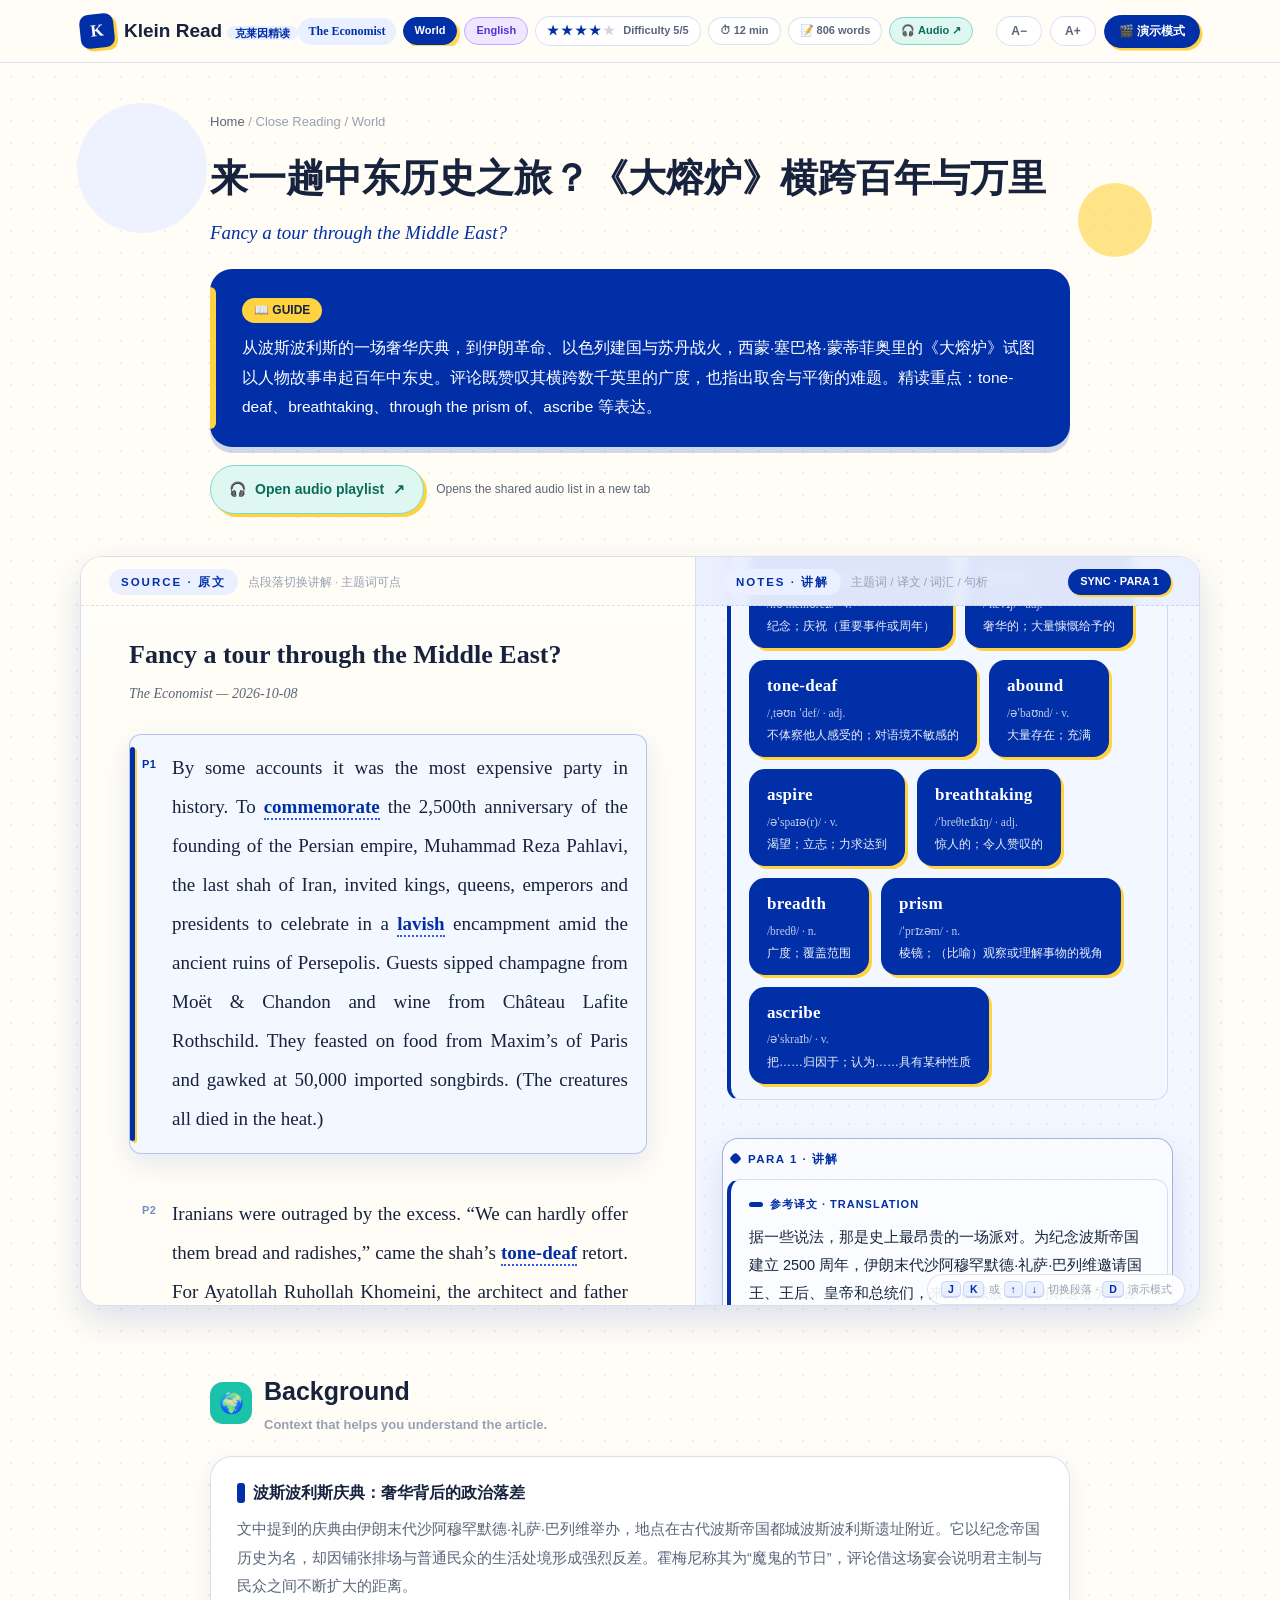
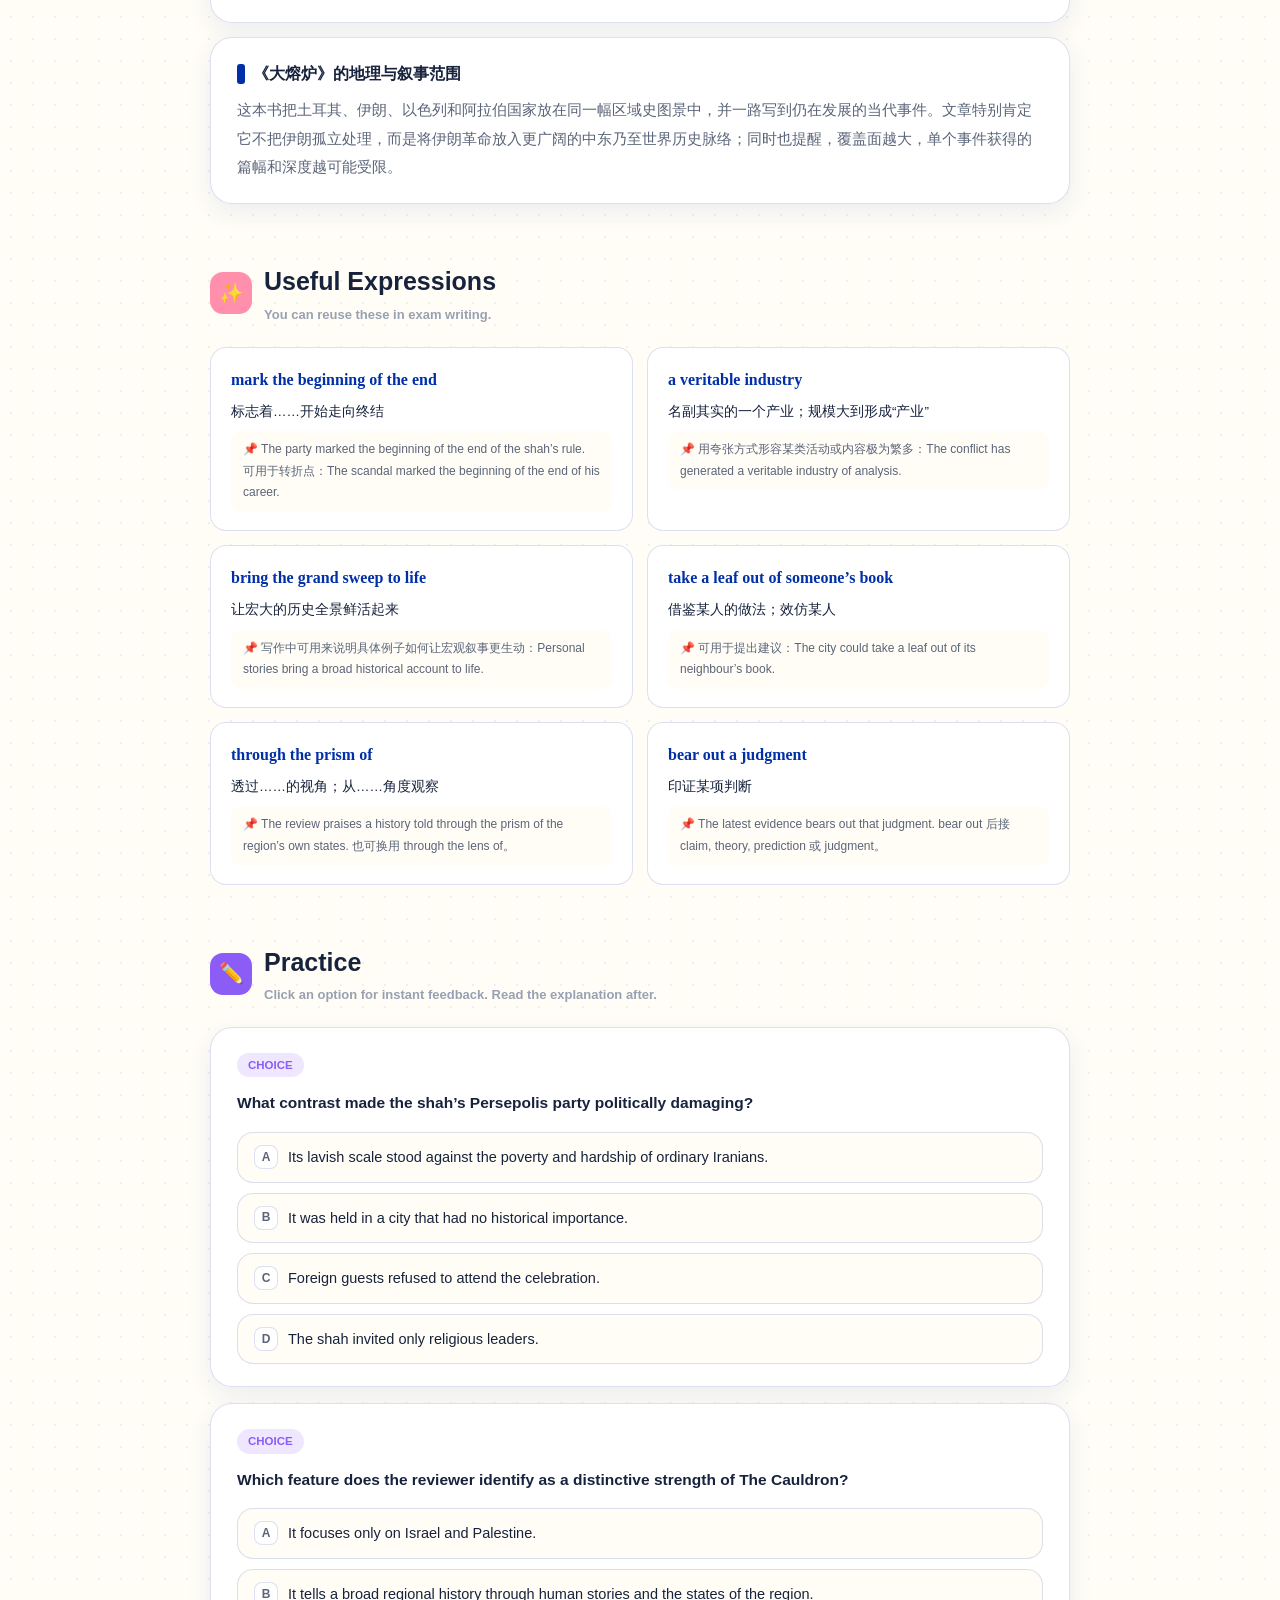
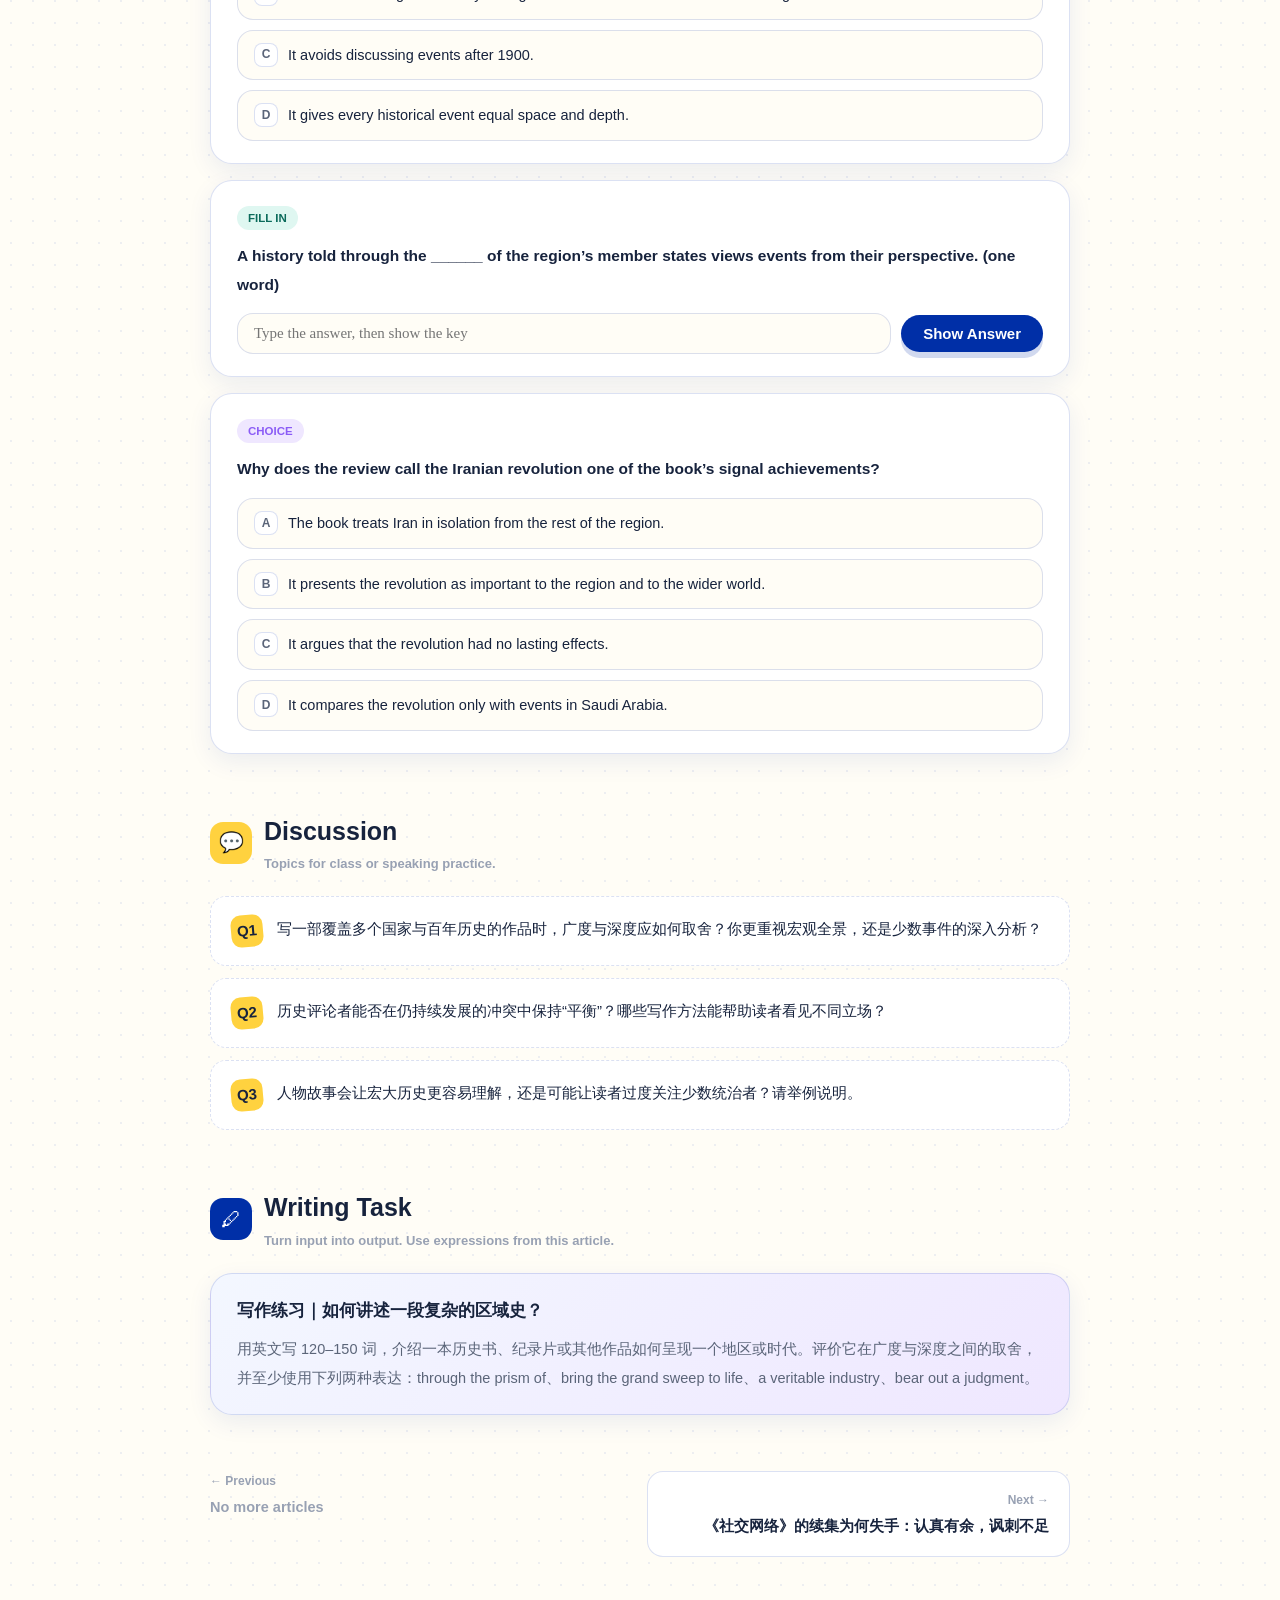
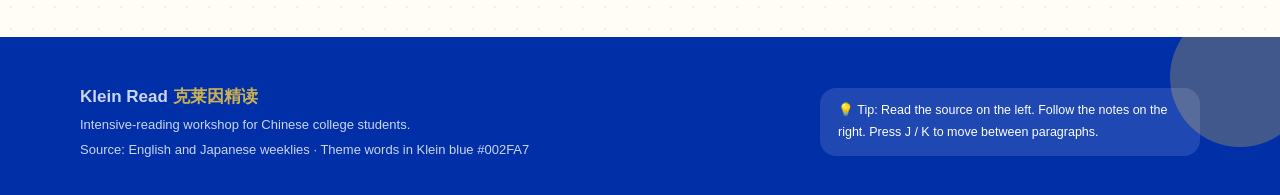
<file: articles/009-the-cauldron.html>
<!DOCTYPE html>
<html lang="en">
<head>
<meta charset="UTF-8">
<meta name="viewport" content="width=device-width, initial-scale=1.0">
<title>来一趟中东历史之旅？《大熔炉》横跨百年与万里 · Klein Read</title>
<meta name="description" content="Klein Read intensive-reading page: 来一趟中东历史之旅？《大熔炉》横跨百年与万里">
<link rel="icon" type="image/svg+xml" href="../favicon.svg">
<link rel="stylesheet" href="../css/style.css">
</head>
<body>
<div class="progress-bar"></div>

<header class="topbar">
  <div class="container topbar-inner">
    <a class="logo" href="../index.html">
      <span class="logo-mark">K</span>
      <span>Klein Read <span class="logo-sub">克莱因精读</span></span>
    </a>
    <div class="top-meta">
      <span class="card-source">The Economist</span>
      <span class="chip chip-theme" style="font-size:11px;padding:3px 11px">World</span>
      <span class="chip chip-violet" style="font-size:11px;padding:3px 11px">English</span>
      <span class="chip" style="font-size:11px;padding:3px 11px"><span class="stars">★★★★<span class="off">★</span></span> Difficulty 5/5</span>
      <span class="chip" style="font-size:11px;padding:3px 11px">⏱ 12 min</span>
      <span class="chip" style="font-size:11px;padding:3px 11px">📝 806 words</span><a class="chip audio-chip" href="https://monkfishare.gitlab.io/econaudio/" target="_blank" rel="noopener noreferrer" title="Opens the shared audio list in a new tab" aria-label="Open the shared audio list in a new tab">🎧 Audio ↗</a>
    </div>
    <div class="top-tools">
      <button class="tool" id="fontMinus" title="Decrease source font size">A−</button>
      <button class="tool" id="fontPlus" title="Increase source font size">A+</button>
      <button class="tool primary" id="demoToggle" title="Demo mode for screen recording (D)">🎬 演示模式</button>
    </div>
  </div>
</header>

<main>
  <!-- ============ Article header ============ -->
  <section class="article-hero">
    <div class="blob blob-1"></div>
    <div class="blob blob-2"></div>
    <div class="container-narrow" style="position:relative;z-index:2">
      <p class="breadcrumb"><a href="../index.html">Home</a> / Close Reading / World</p>
      <h1 lang="zh-CN">来一趟中东历史之旅？《大熔炉》横跨百年与万里</h1>
      <p class="title-en" lang="en">Fancy a tour through the Middle East?</p>
      <div class="lead-card">
        <span class="lead-label">📖 GUIDE</span>
        <p lang="zh-CN">从波斯波利斯的一场奢华庆典，到伊朗革命、以色列建国与苏丹战火，西蒙·塞巴格·蒙蒂菲奥里的《大熔炉》试图以人物故事串起百年中东史。评论既赞叹其横跨数千英里的广度，也指出取舍与平衡的难题。精读重点：tone-deaf、breathtaking、through the prism of、ascribe 等表达。</p>
      </div><div class="article-audio"><a class="audio-cta-link" href="https://monkfishare.gitlab.io/econaudio/" target="_blank" rel="noopener noreferrer" aria-label="Open the shared audio list in a new tab"><span aria-hidden="true">🎧</span><span>Open audio playlist</span><span class="audio-arrow" aria-hidden="true">↗</span></a><span class="audio-open-note">Opens the shared audio list in a new tab</span></div>
    </div>
  </section>

  <!-- ============ Split view: source | notes ============ -->
  <div class="container">
    <section class="split-window" id="splitWindow">

      <!-- Left pane: source text -->
      <div class="pane-left" id="paneLeft">
        <div class="pane-head">
          <span class="label">SOURCE · 原文</span>
          <span class="hint">点段落切换讲解 · 主题词可点</span>
        </div>
        <div class="source-text">
          <h2 class="src-title" lang="en">Fancy a tour through the Middle East?</h2>
          <p class="src-sub">The Economist — 2026-10-08</p>
          <p class="src-para" id="sp1" data-para="1" lang="en"><span class="para-no">P1</span> By some accounts it was the most expensive party in history. To <span class="tword" data-word="commemorate">commemorate</span> the 2,500th anniversary of the founding of the Persian empire, Muhammad Reza Pahlavi, the last shah of Iran, invited kings, queens, emperors and presidents to celebrate in a <span class="tword" data-word="lavish">lavish</span> encampment amid the ancient ruins of Persepolis. Guests sipped champagne from Moët &amp; Chandon and wine from Château Lafite Rothschild. They feasted on food from Maxim’s of Paris and gawked at 50,000 imported songbirds. (The creatures all died in the heat.)</p>
<p class="src-para" id="sp2" data-para="2" lang="en"><span class="para-no">P2</span> Iranians were outraged by the excess. “We can hardly offer them bread and radishes,” came the shah’s <span class="tword" data-word="tone-deaf">tone-deaf</span> retort. For Ayatollah Ruhollah Khomeini, the architect and father of Iran’s revolution, the party was the “devil’s festival”. It marked the beginning of the end of the shah’s rule. Seven years later, the shah fled from the country. Those close to him were executed. Even his horse was publicly tortured and shot. The party was over.</p>
<p class="src-para" id="sp3" data-para="3" lang="en"><span class="para-no">P3</span> In a previous book, Simon Sebag Montefiore, a British historian, took on the history of the world. “The Cauldron”, his latest work, is somehow even more ambitious: it tackles the history of the Middle East since 1900. You might wonder whether there is much new to be said on the subject. Rich histories of the Arabs <span class="tword" data-word="abound">abound</span>. The conflict between the Israelis and Palestinians has generated, by Mr Montefiore’s own admission, “a veritable industry” of analysis. Countless tomes pick through the diplomacy, wars and revolutions that have shaped the region.</p>
<p class="src-para" id="sp4" data-para="4" lang="en"><span class="para-no">P4</span> Mr Montefiore’s contribution distinguishes itself in a number of ways. He takes on the entire middle, including Turkey, Iran, Israel and the Arab countries: this is a surprisingly rare approach. More than that, he brings the reader to the present day, analysing events that continue to unfold. He aims to “lighten the heavy matters of religion, geopolitics and ideology” by telling this history through “human stories, often those of rulers”. And Mr Montefiore <span class="tword" data-word="aspires">aspires</span> to restore “some balance” to the way those in the West look at the Middle East. None is an easy task.</p>
<p class="src-para" id="sp5" data-para="5" lang="en"><span class="para-no">P5</span> Yet the sheer scope of “The Cauldron” is <span class="tword" data-word="breathtaking">breathtaking</span>. He whizzes around the region, from Mustafa Kemal Ataturk battling Allied troops in 1915 to Riyadh, as it was seized by Abdulaziz bin Abdul Rahman al-Saud to establish the kingdom of Saudi Arabia in 1932. Then the book marches onwards, through the founding of Israel, the Iranian revolution, the horror of Sudan’s civil war and the bloodshed of the past three years.</p>
<p class="src-para" id="sp6" data-para="6" lang="en"><span class="para-no">P6</span> The <span class="tword" data-word="breadth">breadth</span> of the book inevitably means depth is sacrificed. The Armenian genocide of 1915-16 is dealt with in less than a page. But Mr Montefiore also manages to include a rich array of details that bring the grand sweep to life (for example the fact that, after America, Iran was the second country to recognise the new state of Israel; or the comment by Gamal Abdel Nasser of Egypt to Leonid Brezhnev that if he were Israel’s leader: “I’d never give up the Occupied Territories.”)</p>
<p class="src-para" id="sp7" data-para="7" lang="en"><span class="para-no">P7</span> Given just how many of those “human stories” Mr Montefiore races through, he could perhaps have taken a leaf out of one of Dame Jilly Cooper’s tomes and included a cast of characters. It would certainly have been colourful. “The Cauldron” bubbles with personalities, including King Farouk of Egypt, nicknamed “Fat Fucker” by the CIA; Mohammad Mosaddegh, the “pyjama-clad valetudinarian”; and Abolhassan Banisadr, first president of the new Iranian republic, with the “clownish moustache, oversized spectacles and sharp suits of a Nouvelle Vague film director”.</p>
<p class="src-para" id="sp8" data-para="8" lang="en"><span class="para-no">P8</span> Balance is trickier. He brings it first by writing about the region directly through the <span class="tword" data-word="prism">prism</span> of its member states, rather than imperialists or invaders. At a time when America is stepping back from its role as the dominant power in the Middle East, and no country looks willing or able to replace it, that is a worthwhile endeavour.</p>
<p class="src-para" id="sp9" data-para="9" lang="en"><span class="para-no">P9</span> It is especially hard to write about history as it is still being made. His analysis of the attacks of October 7th 2023 and Israel’s response—“the largest, longest and most unrestrained war in its history”—will strike many readers as eminently reasonable. And yet no doubt some will find his judgments too generous to Israel, while other readers consider him too sympathetic to the Palestinians.</p>
<p class="src-para" id="sp10" data-para="10" lang="en"><span class="para-no">P10</span> But where he is spot on is in the significance he <span class="tword" data-word="ascribe">ascribes</span> to the Iranian revolution. The extent to which he weaves Iran into the history of the Middle East, rather than treating it in isolation as so many others do, and highlighting its importance not just to the region but to the world, is one of the book’s signal achievements. He likens its impact to that of the French and Russian revolutions of 1789 and 1917, arguing that, like them, it “changed the world”. The current maelstrom in the Middle East bears out that judgment.</p>
        </div>
      </div>

      <!-- Right pane: study notes -->
      <div class="pane-right" id="paneRight">
        <div class="pane-head">
          <span class="label">NOTES · 讲解</span>
          <span class="hint">主题词 / 译文 / 词汇 / 句析</span>
          <span class="sync-pill" id="syncPill">SYNC · PARA 1</span>
        </div>
        <div class="notes-stream">
          <div class="note-group theme-group">
            <div class="ng-head">THEME WORDS · 主题词</div>
            <div class="note-card nc-theme">
              <div class="theme-words"><div class="theme-word-card"><span class="w">commemorate</span><span class="ph">/kəˈmeməreɪt/ · v.</span><span class="m">纪念；庆祝（重要事件或周年）</span></div>
<div class="theme-word-card"><span class="w">lavish</span><span class="ph">/ˈlævɪʃ/ · adj.</span><span class="m">奢华的；大量慷慨给予的</span></div>
<div class="theme-word-card"><span class="w">tone-deaf</span><span class="ph">/ˌtəʊn ˈdef/ · adj.</span><span class="m">不体察他人感受的；对语境不敏感的</span></div>
<div class="theme-word-card"><span class="w">abound</span><span class="ph">/əˈbaʊnd/ · v.</span><span class="m">大量存在；充满</span></div>
<div class="theme-word-card"><span class="w">aspire</span><span class="ph">/əˈspaɪə(r)/ · v.</span><span class="m">渴望；立志；力求达到</span></div>
<div class="theme-word-card"><span class="w">breathtaking</span><span class="ph">/ˈbreθteɪkɪŋ/ · adj.</span><span class="m">惊人的；令人赞叹的</span></div>
<div class="theme-word-card"><span class="w">breadth</span><span class="ph">/bredθ/ · n.</span><span class="m">广度；覆盖范围</span></div>
<div class="theme-word-card"><span class="w">prism</span><span class="ph">/ˈprɪzəm/ · n.</span><span class="m">棱镜；（比喻）观察或理解事物的视角</span></div>
<div class="theme-word-card"><span class="w">ascribe</span><span class="ph">/əˈskraɪb/ · v.</span><span class="m">把……归因于；认为……具有某种性质</span></div></div>
            </div>
          </div>
          <div class="note-group" id="ng1" data-para="1"><div class="ng-head">PARA 1 · 讲解</div><div class="note-card nc-tr"><div class="nc-title">参考译文 · TRANSLATION</div><p class="tr-text" lang="zh-CN">据一些说法，那是史上最昂贵的一场派对。为纪念波斯帝国建立 2500 周年，伊朗末代沙阿穆罕默德·礼萨·巴列维邀请国王、王后、皇帝和总统们，来到古城波斯波利斯遗址旁一座奢华营地庆祝。宾客喝着酩悦香槟和拉菲葡萄酒，享用巴黎 Maxim’s 的美食，还围观了五万只进口鸣禽。（这些鸟儿全都热死了。）</p></div><div class="note-card nc-words"><div class="nc-title">本段词汇 · WORDS</div><div class="w-item"><span class="w">commemorate</span><span class="pos">v.</span><span class="m">纪念；庆祝（重要事件或周年）</span></div><div class="w-note">💡 commemorate an anniversary 纪念周年；通常用于纪念有历史意义的事件</div><div class="w-item"><span class="w">lavish</span><span class="pos">adj.</span><span class="m">奢华的；铺张的</span></div><div class="w-note">💡 lavish banquet/spending 奢华宴席/挥霍开支；也可作动词，表示“大量给予”</div><div class="w-item"><span class="w">encampment</span><span class="pos">n.</span><span class="m">营地；临时搭建的营区</span></div><div class="w-note">💡 这里指遗址旁专为宾客搭建的临时营地；camp 是“露营”，encampment 更正式</div><div class="w-item"><span class="w">amid</span><span class="pos">prep.</span><span class="m">在……之中；被……环绕</span></div><div class="w-note">💡 amid the ruins 在废墟之中；比 among 更常用于书面语和抽象环境</div><div class="w-item"><span class="w">gawk at</span><span class="pos">phr.v.</span><span class="m">目瞪口呆地看；呆看</span></div><div class="w-note">💡 带有“看热闹、看得出神”的意味；作者用它形容宾客围观珍稀鸟类</div></div><div class="note-card nc-analysis"><div class="nc-title">长难句解析 · ANALYSIS</div><p class="sent-quote">To commemorate the 2,500th anniversary of the founding of the Persian empire, Muhammad Reza Pahlavi, the last shah of Iran, invited kings, queens, emperors and presidents to celebrate in a lavish encampment amid the ancient ruins of Persepolis.</p><div class="struct-line"><span class="struct-tag t-phrase">短语</span><span class="struct-text">To commemorate the 2,500th anniversary of the founding of the Persian empire —— 句首不定式短语表示目的：为纪念波斯帝国建立 2500 周年</span></div><div class="struct-line"><span class="struct-tag t-main">主句</span><span class="struct-text">Muhammad Reza Pahlavi ... invited kings, queens, emperors and presidents —— 主干：末代沙阿邀请各国君主和总统赴宴</span></div><div class="struct-line"><span class="struct-tag t-phrase">短语</span><span class="struct-text">the last shah of Iran —— 同位语，补充说明 Muhammad Reza Pahlavi 的身份</span></div><div class="struct-line"><span class="struct-tag t-phrase">短语</span><span class="struct-text">to celebrate in a lavish encampment amid the ancient ruins of Persepolis —— invite sb to do；地点层层后置，营造奢华庆典与古迹并置的画面</span></div><div class="struct-line"><span class="struct-tag t-tip">考点</span><span class="struct-text">句首 To do 表目的；主语后的 the last shah of Iran 是同位语。amid the ancient ruins 把庆典放进历史遗址背景，为下文“奢华与民众贫困”的反差埋下伏笔。</span></div></div></div>
<div class="note-group" id="ng2" data-para="2"><div class="ng-head">PARA 2 · 讲解</div><div class="note-card nc-tr"><div class="nc-title">参考译文 · TRANSLATION</div><p class="tr-text" lang="zh-CN">伊朗民众对这种铺张浪费愤怒不已。沙阿不顾语境地回嘴说：“我们连面包和萝卜都几乎供不起他们。”伊朗革命的设计者和精神领袖阿亚图拉·鲁霍拉·霍梅尼称这场派对是“魔鬼的节日”。它标志着沙阿统治开始走向终结。七年后，沙阿逃离伊朗。他的亲信遭到处决。甚至连他的马也被当众折磨并枪杀。派对结束了。</p></div><div class="note-card nc-words"><div class="nc-title">本段词汇 · WORDS</div><div class="w-item"><span class="w">outraged</span><span class="pos">adj.</span><span class="m">愤怒不已的；义愤填膺的</span></div><div class="w-note">💡 be outraged by/at sth 对某事感到极其愤怒；比 angry 语气更强</div><div class="w-item"><span class="w">excess</span><span class="pos">n.</span><span class="m">过度；铺张浪费</span></div><div class="w-note">💡 the excess 指前文奢华庆典的铺张；in excess of 表示“超过”</div><div class="w-item"><span class="w">tone-deaf</span><span class="pos">adj.</span><span class="m">不体察他人感受的；对语境不敏感的</span></div><div class="w-note">💡 原指听不准音高；引申为在社会或政治语境中说话不合时宜</div><div class="w-item"><span class="w">retort</span><span class="pos">n./v.</span><span class="m">反驳；回嘴；尖锐的回答</span></div><div class="w-note">💡 came the shah’s retort 是文学化的倒装引述结构，retort 带有迅速、尖锐回嘴的意味</div><div class="w-item"><span class="w">mark the beginning of the end</span><span class="pos">phr.</span><span class="m">标志着……开始走向终结</span></div><div class="w-note">💡 the beginning of the end 表示某事虽未立刻结束，但结局已开始显现</div></div><div class="note-card nc-analysis"><div class="nc-title">长难句解析 · ANALYSIS</div><p class="sent-quote">“We can hardly offer them bread and radishes,” came the shah’s tone-deaf retort.</p><div class="struct-line"><span class="struct-tag t-main">主句</span><span class="struct-text">“We can hardly offer them bread and radishes,” came the shah’s ... retort —— 引语后的倒装引述结构；正常语序可理解为 the shah’s retort came</span></div><div class="struct-line"><span class="struct-tag t-phrase">短语</span><span class="struct-text">can hardly offer them bread and radishes —— hardly 表示“几乎不能”；在此反衬宫廷宴席的极度奢侈</span></div><div class="struct-line"><span class="struct-tag t-phrase">短语</span><span class="struct-text">tone-deaf —— 作者对这句回应的评价：沙阿没有意识到自己的话与民众处境多么不合拍</span></div><div class="struct-line"><span class="struct-tag t-tip">考点</span><span class="struct-text">引用后用 came the shah’s retort 是新闻写作常见的引述倒装。讽刺点在于：民众连面包和萝卜都难以得到，统治者却刚办完耗资巨大的宴会。</span></div></div></div>
<div class="note-group" id="ng3" data-para="3"><div class="ng-head">PARA 3 · 讲解</div><div class="note-card nc-tr"><div class="nc-title">参考译文 · TRANSLATION</div><p class="tr-text" lang="zh-CN">在此前的一部著作中，英国历史学家西蒙·塞巴格·蒙蒂菲奥里曾试图讲述整个世界的历史。《大熔炉》是他的新作，野心甚至更大：它讲述 1900 年以来的中东史。你或许会想，这个主题还能有什么新内容？关于阿拉伯人的厚重史书早已层出不穷。以色列人与巴勒斯坦人的冲突——蒙蒂菲奥里本人也承认——已催生出“一个名副其实的分析产业”。无数巨著反复梳理塑造该地区的外交、战争和革命。</p></div><div class="note-card nc-words"><div class="nc-title">本段词汇 · WORDS</div><div class="w-item"><span class="w">take on</span><span class="pos">phr.v.</span><span class="m">承担；着手处理（艰巨任务）</span></div><div class="w-note">💡 take on the history of the world 指着手撰写世界史；也可表示接下挑战或对手</div><div class="w-item"><span class="w">ambitious</span><span class="pos">adj.</span><span class="m">雄心勃勃的；规模宏大的</span></div><div class="w-note">💡 an ambitious project 一项雄心勃勃的计划；此处形容一本书的主题范围</div><div class="w-item"><span class="w">abound</span><span class="pos">v.</span><span class="m">大量存在；充满</span></div><div class="w-note">💡 Rich histories abound = 丰富的历史著作很多；abound in/with sth 充满某物</div><div class="w-item"><span class="w">veritable</span><span class="pos">adj.</span><span class="m">名副其实的；十足的</span></div><div class="w-note">💡 a veritable industry 并非真的工厂，而是说相关分析多到形成一个“产业”</div><div class="w-item"><span class="w">tome</span><span class="pos">n.</span><span class="m">大部头书籍；鸿篇巨著</span></div><div class="w-note">💡 通常指内容严肃、篇幅很长的书；语气可带一点调侃</div></div><div class="note-card nc-analysis"><div class="nc-title">长难句解析 · ANALYSIS</div><p class="sent-quote">You might wonder whether there is much new to be said on the subject.</p><div class="struct-line"><span class="struct-tag t-main">主句</span><span class="struct-text">You might wonder —— 主句用 might 缓和语气，表示“你或许会想”</span></div><div class="struct-line"><span class="struct-tag t-clause">从句</span><span class="struct-text">whether there is much new to be said on the subject —— whether 引导间接疑问从句，作 wonder 的宾语；to be said 是被动不定式，修饰 new</span></div><div class="struct-line"><span class="struct-tag t-phrase">短语</span><span class="struct-text">much new —— much 修饰名词化的 new，意为“许多新内容”</span></div><div class="struct-line"><span class="struct-tag t-tip">考点</span><span class="struct-text">间接疑问语序用陈述句语序：wonder whether there is...，不要写成 whether is there...。might 让设问显得克制，也为下文强调本书的新意做铺垫。</span></div></div></div>
<div class="note-group" id="ng4" data-para="4"><div class="ng-head">PARA 4 · 讲解</div><div class="note-card nc-tr"><div class="nc-title">参考译文 · TRANSLATION</div><p class="tr-text" lang="zh-CN">蒙蒂菲奥里的这部作品以多种方式脱颖而出。他把整个中东都纳入视野，包括土耳其、伊朗、以色列和阿拉伯国家；如此全面的写法出人意料地少见。不止如此，他把读者带到当下，分析仍在发展的事件。他希望通过“人的故事，往往是统治者的故事”，来减轻宗教、地缘政治和意识形态这些沉重议题的阅读负担。蒙蒂菲奥里还力求为西方看待中东的方式“恢复某种平衡”。这些任务都不轻松。</p></div><div class="note-card nc-words"><div class="nc-title">本段词汇 · WORDS</div><div class="w-item"><span class="w">distinguish oneself</span><span class="pos">phr.</span><span class="m">使自己脱颖而出；显出特色</span></div><div class="w-note">💡 contribution distinguishes itself = 这部作品展现出独特之处；也可说 distinguish oneself in a field</div><div class="w-item"><span class="w">entire</span><span class="pos">adj.</span><span class="m">整个的；全部的</span></div><div class="w-note">💡 the entire Middle East 指整个中东；entire 强调整体，all 常放在限定词前</div><div class="w-item"><span class="w">unfold</span><span class="pos">v.</span><span class="m">逐渐展开；持续发展</span></div><div class="w-note">💡 events continue to unfold 事件仍在不断发展；也可指故事情节展开</div><div class="w-item"><span class="w">lighten</span><span class="pos">v.</span><span class="m">减轻；使不那么沉重</span></div><div class="w-note">💡 lighten the heavy matters 让沉重议题更易读懂，不是说把议题的重要性削弱</div><div class="w-item"><span class="w">aspire</span><span class="pos">v.</span><span class="m">渴望；力求达到</span></div><div class="w-note">💡 aspire to do sth 力求做某事；语气比 simply want 更正式，常谈长期目标</div></div><div class="note-card nc-analysis"><div class="nc-title">长难句解析 · ANALYSIS</div><p class="sent-quote">He aims to “lighten the heavy matters of religion, geopolitics and ideology” by telling this history through “human stories, often those of rulers”.</p><div class="struct-line"><span class="struct-tag t-main">主句</span><span class="struct-text">He aims to lighten the heavy matters ... —— 主干：他试图减轻这些沉重议题的阅读负担</span></div><div class="struct-line"><span class="struct-tag t-phrase">短语</span><span class="struct-text">of religion, geopolitics and ideology —— of 短语列出 heavy matters 涉及的三个主题</span></div><div class="struct-line"><span class="struct-tag t-phrase">短语</span><span class="struct-text">by telling this history through “human stories, often those of rulers” —— by + 动名词说明实现目的的方式；those 代替 human stories</span></div><div class="struct-line"><span class="struct-tag t-tip">考点</span><span class="struct-text">aim to do 表目的，by doing 表方法；through 在这里是“通过……方式”。这句话提出作者的叙事策略：用统治者等具体人物，把抽象的宗教和地缘政治写得可读。</span></div></div></div>
<div class="note-group" id="ng5" data-para="5"><div class="ng-head">PARA 5 · 讲解</div><div class="note-card nc-tr"><div class="nc-title">参考译文 · TRANSLATION</div><p class="tr-text" lang="zh-CN">然而，《大熔炉》的宏大规模令人惊叹。作者在整个地区飞速穿梭：从 1915 年穆斯塔法·凯末尔·阿塔图尔克与协约国军队作战，到 1932 年阿卜杜勒阿齐兹·本·阿卜杜勒·拉赫曼·阿勒沙特夺取利雅得、建立沙特阿拉伯王国。随后，叙事继续向前推进，跨过以色列建国、伊朗革命、苏丹内战的恐怖，以及过去三年的流血冲突。</p></div><div class="note-card nc-words"><div class="nc-title">本段词汇 · WORDS</div><div class="w-item"><span class="w">sheer scope</span><span class="pos">n.phr.</span><span class="m">庞大的规模；广阔的范围</span></div><div class="w-note">💡 sheer 强调程度之大；the sheer scope of a project 某项目的庞大规模</div><div class="w-item"><span class="w">breathtaking</span><span class="pos">adj.</span><span class="m">惊人的；令人赞叹的</span></div><div class="w-note">💡 既可形容美景，也可形容规模或成就大到令人屏息；本文兼有赞叹意味</div><div class="w-item"><span class="w">whiz around</span><span class="pos">phr.v.</span><span class="m">飞快地四处移动；迅速穿梭</span></div><div class="w-note">💡 用拟声感动词描写行程快速；作者借此形容全书跨越地区和年代的速度</div><div class="w-item"><span class="w">seize</span><span class="pos">v.</span><span class="m">夺取；控制</span></div><div class="w-note">💡 Riyadh was seized 被夺取；seize power 夺取政权；seize an opportunity 抓住机会</div><div class="w-item"><span class="w">bloodshed</span><span class="pos">n.</span><span class="m">流血冲突；大量伤亡</span></div><div class="w-note">💡 常用于战争、暴力冲突；比单纯的 violence 更突出人员伤亡</div></div><div class="note-card nc-analysis"><div class="nc-title">长难句解析 · ANALYSIS</div><p class="sent-quote">He whizzes around the region, from Mustafa Kemal Ataturk battling Allied troops in 1915 to Riyadh, as it was seized by Abdulaziz bin Abdul Rahman al-Saud to establish the kingdom of Saudi Arabia in 1932.</p><div class="struct-line"><span class="struct-tag t-main">主句</span><span class="struct-text">He whizzes around the region —— 主干：作者在整个地区快速穿梭</span></div><div class="struct-line"><span class="struct-tag t-phrase">短语</span><span class="struct-text">from Mustafa Kemal Ataturk battling Allied troops in 1915 to Riyadh —— from...to... 拉开历史跨度；battling 是现在分词，补充 Ataturk 当时的行动</span></div><div class="struct-line"><span class="struct-tag t-clause">从句</span><span class="struct-text">as it was seized by Abdulaziz bin Abdul Rahman al-Saud —— as 引出 Riyadh 被夺取的历史背景；it 指 Riyadh</span></div><div class="struct-line"><span class="struct-tag t-phrase">短语</span><span class="struct-text">to establish the kingdom of Saudi Arabia in 1932 —— 不定式表示夺取 Riyadh 的目的或结果</span></div><div class="struct-line"><span class="struct-tag t-tip">考点</span><span class="struct-text">from...to... 在此不是简单列举地点，而是把 1915 年与 1932 年、阿塔图尔克与沙特王国的建立并置，突出全书横跨时间和地理的速度。</span></div></div></div>
<div class="note-group" id="ng6" data-para="6"><div class="ng-head">PARA 6 · 讲解</div><div class="note-card nc-tr"><div class="nc-title">参考译文 · TRANSLATION</div><p class="tr-text" lang="zh-CN">这本书的覆盖面如此之广，势必牺牲深度。1915—16 年亚美尼亚种族灭绝事件不到一页就带过。不过，蒙蒂菲奥里也成功纳入大量细节，让宏大的历史全景鲜活起来（例如：伊朗是继美国之后第二个承认以色列新国家的国家；又如埃及总统贾迈勒·阿卜杜勒·纳赛尔对列昂尼德·勃列日涅夫说，如果自己是以色列领导人，“我绝不会放弃被占领土。”）</p></div><div class="note-card nc-words"><div class="nc-title">本段词汇 · WORDS</div><div class="w-item"><span class="w">breadth</span><span class="pos">n.</span><span class="m">广度；覆盖范围</span></div><div class="w-note">💡 the breadth of a book 书的覆盖面；常与 depth（深度）构成对比</div><div class="w-item"><span class="w">inevitably</span><span class="pos">adv.</span><span class="m">不可避免地；必然地</span></div><div class="w-note">💡 表示某结果难以避免；inevitable 是形容词</div><div class="w-item"><span class="w">sacrifice</span><span class="pos">v.</span><span class="m">牺牲；舍弃</span></div><div class="w-note">💡 depth is sacrificed 是被动语态：深度被牺牲；sacrifice A for B 为了 B 舍弃 A</div><div class="w-item"><span class="w">a rich array of</span><span class="pos">n.phr.</span><span class="m">大量丰富的；一系列丰富的</span></div><div class="w-note">💡 a rich array of details 丰富多样的细节；array 强调种类或排列丰富</div><div class="w-item"><span class="w">bring sth to life</span><span class="pos">phr.</span><span class="m">使……鲜活起来；让……生动呈现</span></div><div class="w-note">💡 bring the grand sweep to life 用具体细节让宏大的历史叙事鲜活；也可说 bring a character to life</div></div><div class="note-card nc-analysis"><div class="nc-title">长难句解析 · ANALYSIS</div><p class="sent-quote">But Mr Montefiore also manages to include a rich array of details that bring the grand sweep to life (for example the fact that, after America, Iran was the second country to recognise the new state of Israel; or the comment by Gamal Abdel Nasser of Egypt to Leonid Brezhnev that if he were Israel’s leader: “I’d never give up the Occupied Territories.”)</p><div class="struct-line"><span class="struct-tag t-main">主句</span><span class="struct-text">Mr Montefiore also manages to include a rich array of details —— 主干：作者仍设法纳入丰富细节</span></div><div class="struct-line"><span class="struct-tag t-clause">从句</span><span class="struct-text">that bring the grand sweep to life —— that 引导定语从句修饰 details：这些细节让宏大历史叙事鲜活</span></div><div class="struct-line"><span class="struct-tag t-phrase">短语</span><span class="struct-text">(for example the fact that ...; or the comment ... ) —— 括号举出两项具体细节；其中 the fact that 和 the comment that 都由 that 从句补充内容</span></div><div class="struct-line"><span class="struct-tag t-clause">从句</span><span class="struct-text">if he were Israel’s leader: “I’d never give up...” —— if 引导虚拟条件句，were 表示假设；引语展示纳赛尔的立场</span></div><div class="struct-line"><span class="struct-tag t-tip">考点</span><span class="struct-text">作者先承认广度牺牲深度，再用括号中的两个例子补回具体感。阅读时先抓主干，再把括号视为例证层；if he were... 是对假设情形的虚拟表达。</span></div></div></div>
<div class="note-group" id="ng7" data-para="7"><div class="ng-head">PARA 7 · 讲解</div><div class="note-card nc-tr"><div class="nc-title">参考译文 · TRANSLATION</div><p class="tr-text" lang="zh-CN">考虑到蒙蒂菲奥里一路飞快讲过那么多“人的故事”，或许他该借鉴一下朱莉·库珀女爵士的某部大部头小说，附上一份人物表。那肯定会很精彩。《大熔炉》里人物纷繁：有被 CIA 戏称为“胖混蛋”的埃及国王法鲁克；有穿着睡衣的“病弱老人”穆罕默德·摩萨台；还有伊朗新共和国首任总统阿博尔哈桑·巴尼萨德尔——他留着“滑稽的小胡子，戴着超大眼镜，穿着利落西装”，活像法国新浪潮电影里的导演。</p></div><div class="note-card nc-words"><div class="nc-title">本段词汇 · WORDS</div><div class="w-item"><span class="w">take a leaf out of</span><span class="pos">idiom</span><span class="m">借鉴；效仿</span></div><div class="w-note">💡 原意像从某人的书里撕下一页；take a leaf out of sb’s book 借鉴某人的做法</div><div class="w-item"><span class="w">tome</span><span class="pos">n.</span><span class="m">大部头书籍；鸿篇巨著</span></div><div class="w-note">💡 此处指 Jilly Cooper 的长篇小说；复数 tomes，带有轻松调侃的语气</div><div class="w-item"><span class="w">a cast of characters</span><span class="pos">n.phr.</span><span class="m">人物表；一群性格鲜明的人物</span></div><div class="w-note">💡 cast 原指演员阵容；书前的 cast list 可帮助读者辨认众多人物</div><div class="w-item"><span class="w">valetudinarian</span><span class="pos">n.</span><span class="m">体弱多病的人；病恹恹的人</span></div><div class="w-note">💡 较罕见、略带书面或戏谑色彩；pyjama-clad valetudinarian 指穿着睡衣的病弱老人</div><div class="w-item"><span class="w">oversized</span><span class="pos">adj.</span><span class="m">超大的；尺寸过大的</span></div><div class="w-note">💡 oversized spectacles 超大眼镜；也可用于 oversized clothes/loads</div></div><div class="note-card nc-analysis"><div class="nc-title">长难句解析 · ANALYSIS</div><p class="sent-quote">Given just how many of those “human stories” Mr Montefiore races through, he could perhaps have taken a leaf out of one of Dame Jilly Cooper’s tomes and included a cast of characters.</p><div class="struct-line"><span class="struct-tag t-phrase">短语</span><span class="struct-text">Given just how many of those “human stories” Mr Montefiore races through —— 句首 Given 表“考虑到”；how many 引导嵌入式感叹/疑问结构，作 Given 的宾语</span></div><div class="struct-line"><span class="struct-tag t-main">主句</span><span class="struct-text">he could perhaps have taken a leaf out of ... and included a cast of characters —— 主句用 could have + 过去分词提出事后建议；两个动词短语由 and 并列</span></div><div class="struct-line"><span class="struct-tag t-phrase">短语</span><span class="struct-text">one of Dame Jilly Cooper’s tomes —— one of + 复数名词；tome 是大部头著作</span></div><div class="struct-line"><span class="struct-tag t-tip">考点</span><span class="struct-text">could perhaps have done 表示“本可以……（但实际没有）”，常用于委婉批评；take a leaf out of 是“借鉴某人的做法”，不是字面“撕下一页”。</span></div></div></div>
<div class="note-group" id="ng8" data-para="8"><div class="ng-head">PARA 8 · 讲解</div><div class="note-card nc-tr"><div class="nc-title">参考译文 · TRANSLATION</div><p class="tr-text" lang="zh-CN">平衡更难把握。首先，他直接从中东各成员国的视角书写该地区，而不是透过帝国主义者或入侵者的棱镜。如今，美国正逐渐淡出其作为中东主导力量的角色，而没有哪个国家看起来愿意或有能力取而代之；在这样的时刻，这种写法值得肯定。</p></div><div class="note-card nc-words"><div class="nc-title">本段词汇 · WORDS</div><div class="w-item"><span class="w">tricky</span><span class="pos">adj.</span><span class="m">棘手的；难以处理的</span></div><div class="w-note">💡 balance is trickier 指做到客观平衡比提出目标更难；tricky question 棘手的问题</div><div class="w-item"><span class="w">prism</span><span class="pos">n.</span><span class="m">棱镜；（比喻）观察事物的视角</span></div><div class="w-note">💡 through the prism of member states 透过成员国视角；也常见 through the lens of...</div><div class="w-item"><span class="w">member state</span><span class="pos">n.phr.</span><span class="m">成员国</span></div><div class="w-note">💡 常用于国际组织；此处指中东地区的各个国家</div><div class="w-item"><span class="w">step back from</span><span class="pos">phr.v.</span><span class="m">从……中后退；减少参与或影响</span></div><div class="w-note">💡 America is stepping back from its role 指美国正收缩其在该地区的主导角色</div><div class="w-item"><span class="w">endeavour</span><span class="pos">n.</span><span class="m">努力；值得投入的事业</span></div><div class="w-note">💡 英式拼法 endeavour，美式为 endeavor；a worthwhile endeavour 值得付出的努力</div></div><div class="note-card nc-analysis"><div class="nc-title">长难句解析 · ANALYSIS</div><p class="sent-quote">At a time when America is stepping back from its role as the dominant power in the Middle East, and no country looks willing or able to replace it, that is a worthwhile endeavour.</p><div class="struct-line"><span class="struct-tag t-phrase">短语</span><span class="struct-text">At a time when America is stepping back from its role ... —— 介词短语引出背景；when 引导定语从句修饰 a time</span></div><div class="struct-line"><span class="struct-tag t-clause">从句</span><span class="struct-text">and no country looks willing or able to replace it —— 与前一背景并列；it 指 America’s role / dominant power position</span></div><div class="struct-line"><span class="struct-tag t-main">主句</span><span class="struct-text">that is a worthwhile endeavour —— 主句对前文所述的写作方式作出评价；that 指从成员国视角书写中东</span></div><div class="struct-line"><span class="struct-tag t-tip">考点</span><span class="struct-text">句首背景拉长后，主句直到 that is 才出现。it 的指代是“美国在中东的主导角色”，而不是美国这个国家本身；可用这种结构先交代时代背景，再给出判断。</span></div></div></div>
<div class="note-group" id="ng9" data-para="9"><div class="ng-head">PARA 9 · 讲解</div><div class="note-card nc-tr"><div class="nc-title">参考译文 · TRANSLATION</div><p class="tr-text" lang="zh-CN">历史仍在书写时，尤其难以下笔。他对 2023 年 10 月 7 日袭击以及以色列回应的分析——“这是其历史上规模最大、持续最久、也最不受约束的一场战争”——在许多读者看来会显得极其合理。然而，毫无疑问，有些人会认为他的判断对以色列过于宽容；另一些读者则觉得他对巴勒斯坦人过于同情。</p></div><div class="note-card nc-words"><div class="nc-title">本段词汇 · WORDS</div><div class="w-item"><span class="w">as it is still being made</span><span class="pos">clause</span><span class="m">在历史仍不断发生、尚未定论之时</span></div><div class="w-note">💡 history is still being made 是常见表达，指重大事件仍在发生、历史结论尚未尘埃落定</div><div class="w-item"><span class="w">unrestrained</span><span class="pos">adj.</span><span class="m">不受约束的；毫无节制的</span></div><div class="w-note">💡 an unrestrained war 指缺少约束、规模和烈度都很大的战争；动词 restrain 是“约束”</div><div class="w-item"><span class="w">strike sb as</span><span class="pos">phr.</span><span class="m">给某人留下……印象；让某人觉得……</span></div><div class="w-note">💡 will strike many readers as reasonable = 会让许多读者觉得合理；strike 不表示“打击”</div><div class="w-item"><span class="w">eminently</span><span class="pos">adv.</span><span class="m">非常；极其（适合或明显）</span></div><div class="w-note">💡 eminently reasonable 极其合理；常与 suitable, qualified, sensible 等形容词搭配</div><div class="w-item"><span class="w">generous to</span><span class="pos">adj.phr.</span><span class="m">对……过于宽容；对……评价偏厚</span></div><div class="w-note">💡 too generous to Israel 在政治评论中意为判断对以色列过于宽厚，不是“慷慨捐赠”</div></div><div class="note-card nc-analysis"><div class="nc-title">长难句解析 · ANALYSIS</div><p class="sent-quote">His analysis of the attacks of October 7th 2023 and Israel’s response—“the largest, longest and most unrestrained war in its history”—will strike many readers as eminently reasonable.</p><div class="struct-line"><span class="struct-tag t-main">主句</span><span class="struct-text">His analysis ... will strike many readers as eminently reasonable —— 主干：他的分析会让许多读者觉得极其合理</span></div><div class="struct-line"><span class="struct-tag t-phrase">短语</span><span class="struct-text">of the attacks ... and Israel’s response —— of 短语说明 analysis 的对象</span></div><div class="struct-line"><span class="struct-tag t-phrase">短语</span><span class="struct-text">—“the largest, longest and most unrestrained war in its history”— —— 破折号内为插入评价；三个最高级并列，强调战争规模、持续时间和缺少约束</span></div><div class="struct-line"><span class="struct-tag t-phrase">短语</span><span class="struct-text">strike many readers as eminently reasonable —— strike sb as... 表“让某人觉得……”；as 后接评价</span></div><div class="struct-line"><span class="struct-tag t-tip">考点</span><span class="struct-text">主句骨架是 His analysis will strike many readers as reasonable；破折号中的插入语承载作者的强烈定性。评论时要区分事实概述与评价性用语。</span></div></div></div>
<div class="note-group" id="ng10" data-para="10"><div class="ng-head">PARA 10 · 讲解</div><div class="note-card nc-tr"><div class="nc-title">参考译文 · TRANSLATION</div><p class="tr-text" lang="zh-CN">但他判断最准确之处，在于他赋予伊朗革命的重要性。他没有像许多人那样孤立地看待伊朗，而是把它编织进中东史，并凸显其不仅对本地区、也对世界的重要性——这是本书最突出的成就之一。他把伊朗革命的影响比作 1789 年法国革命和 1917 年俄国革命，认为它们一样“改变了世界”。如今中东的巨大动荡印证了这一判断。</p></div><div class="note-card nc-words"><div class="nc-title">本段词汇 · WORDS</div><div class="w-item"><span class="w">spot on</span><span class="pos">adj.phr.</span><span class="m">完全正确的；判断精准的</span></div><div class="w-note">💡 where he is spot on = 他判断最准确的地方；口语化但常见于评论</div><div class="w-item"><span class="w">significance</span><span class="pos">n.</span><span class="m">重要性；意义</span></div><div class="w-note">💡 the significance of an event 某事件的重要性；形容词 significant</div><div class="w-item"><span class="w">ascribe sth to sb/sth</span><span class="pos">phr.v.</span><span class="m">认为某人或某事具有……；把……归因于</span></div><div class="w-note">💡 the significance he ascribes to the revolution = 他赋予这场革命的重要性；结构为 ascribe A to B</div><div class="w-item"><span class="w">weave A into B</span><span class="pos">phr.v.</span><span class="m">把 A 编织进 B；将 A 融入 B</span></div><div class="w-note">💡 weave Iran into the history 把伊朗纳入中东史叙事；比 simply include 更有连贯交织的画面</div><div class="w-item"><span class="w">bear out</span><span class="pos">phr.v.</span><span class="m">证实；印证</span></div><div class="w-note">💡 evidence bears out a claim 证据印证某个说法；此处指当下局势支持作者对革命影响的判断</div></div><div class="note-card nc-analysis"><div class="nc-title">长难句解析 · ANALYSIS</div><p class="sent-quote">He likens its impact to that of the French and Russian revolutions of 1789 and 1917, arguing that, like them, it “changed the world”.</p><div class="struct-line"><span class="struct-tag t-main">主句</span><span class="struct-text">He likens its impact to that of the French and Russian revolutions —— 主干：他把伊朗革命的影响与法国、俄国革命相提并论；that 代替 impact</span></div><div class="struct-line"><span class="struct-tag t-phrase">短语</span><span class="struct-text">of 1789 and 1917 —— 年份分别对应法国革命与俄国革命</span></div><div class="struct-line"><span class="struct-tag t-phrase">短语</span><span class="struct-text">arguing that, like them, it “changed the world” —— 现在分词短语补充说明比较后的论点；that 引导 arguing 的内容从句，like them 表示“像它们一样”</span></div><div class="struct-line"><span class="struct-tag t-tip">考点</span><span class="struct-text">liken A to B 是“把 A 比作 B”；that of... 中 that 代替前面的 impact，避免重复。作者以三场革命并列，支撑“伊朗革命影响全球”的判断。</span></div></div></div>
        </div>
        <div class="kbd-hint"><kbd>J</kbd><kbd>K</kbd> 或 <kbd>↑</kbd><kbd>↓</kbd> 切换段落 · <kbd>D</kbd> 演示模式</div>
      </div>
    </section>
  </div>

  <!-- ============ Post-reading sections ============ -->
  <div class="container-narrow post-sections">
    <section class="block" id="background">
      <div class="block-head">
        <div class="block-icon" style="background:var(--mint);color:#fff">🌍</div>
        <div>
          <h2>Background</h2>
          <p class="sub">Context that helps you understand the article.</p>
        </div>
      </div>
      <div class="card bg-card"><h3>波斯波利斯庆典：奢华背后的政治落差</h3><p lang="zh-CN">文中提到的庆典由伊朗末代沙阿穆罕默德·礼萨·巴列维举办，地点在古代波斯帝国都城波斯波利斯遗址附近。它以纪念帝国历史为名，却因铺张排场与普通民众的生活处境形成强烈反差。霍梅尼称其为“魔鬼的节日”，评论借这场宴会说明君主制与民众之间不断扩大的距离。</p></div>
<div class="card bg-card"><h3>《大熔炉》的地理与叙事范围</h3><p lang="zh-CN">这本书把土耳其、伊朗、以色列和阿拉伯国家放在同一幅区域史图景中，并一路写到仍在发展的当代事件。文章特别肯定它不把伊朗孤立处理，而是将伊朗革命放入更广阔的中东乃至世界历史脉络；同时也提醒，覆盖面越大，单个事件获得的篇幅和深度越可能受限。</p></div>
    </section>

    <section class="block" id="expressions">
      <div class="block-head">
        <div class="block-icon" style="background:var(--pink);color:#fff">✨</div>
        <div>
          <h2>Useful Expressions</h2>
          <p class="sub">You can reuse these in exam writing.</p>
        </div>
      </div>
      <div class="expr-grid"><div class="expr-card"><p class="en" lang="en">mark the beginning of the end</p><p class="cn" lang="zh-CN">标志着……开始走向终结</p><p class="use">📌 The party marked the beginning of the end of the shah’s rule. 可用于转折点：The scandal marked the beginning of the end of his career.</p></div>
<div class="expr-card"><p class="en" lang="en">a veritable industry</p><p class="cn" lang="zh-CN">名副其实的一个产业；规模大到形成“产业”</p><p class="use">📌 用夸张方式形容某类活动或内容极为繁多：The conflict has generated a veritable industry of analysis.</p></div>
<div class="expr-card"><p class="en" lang="en">bring the grand sweep to life</p><p class="cn" lang="zh-CN">让宏大的历史全景鲜活起来</p><p class="use">📌 写作中可用来说明具体例子如何让宏观叙事更生动：Personal stories bring a broad historical account to life.</p></div>
<div class="expr-card"><p class="en" lang="en">take a leaf out of someone’s book</p><p class="cn" lang="zh-CN">借鉴某人的做法；效仿某人</p><p class="use">📌 可用于提出建议：The city could take a leaf out of its neighbour’s book.</p></div>
<div class="expr-card"><p class="en" lang="en">through the prism of</p><p class="cn" lang="zh-CN">透过……的视角；从……角度观察</p><p class="use">📌 The review praises a history told through the prism of the region’s own states. 也可换用 through the lens of。</p></div>
<div class="expr-card"><p class="en" lang="en">bear out a judgment</p><p class="cn" lang="zh-CN">印证某项判断</p><p class="use">📌 The latest evidence bears out that judgment. bear out 后接 claim, theory, prediction 或 judgment。</p></div></div>
    </section>

    <section class="block" id="quiz">
      <div class="block-head">
        <div class="block-icon" style="background:var(--violet);color:#fff">✏️</div>
        <div>
          <h2>Practice</h2>
          <p class="sub">Click an option for instant feedback. Read the explanation after.</p>
        </div>
      </div>
      
<div class="quiz-card card" data-answer="A">
  <span class="quiz-type choice">CHOICE</span>
  <p class="quiz-q">What contrast made the shah’s Persepolis party politically damaging?</p>
  <div class="options"><button class="option"><span class="key">A</span><span>Its lavish scale stood against the poverty and hardship of ordinary Iranians.</span></button><button class="option"><span class="key">B</span><span>It was held in a city that had no historical importance.</span></button><button class="option"><span class="key">C</span><span>Foreign guests refused to attend the celebration.</span></button><button class="option"><span class="key">D</span><span>The shah invited only religious leaders.</span></button></div>
  <div class="quiz-explain"><b>Explanation:</b> 文中把极尽奢华的宴会与沙阿所说的“连面包和萝卜都几乎供不起”并置，突出统治者与民众生活之间的落差。</div>
</div>

<div class="quiz-card card" data-answer="B">
  <span class="quiz-type choice">CHOICE</span>
  <p class="quiz-q">Which feature does the reviewer identify as a distinctive strength of The Cauldron?</p>
  <div class="options"><button class="option"><span class="key">A</span><span>It focuses only on Israel and Palestine.</span></button><button class="option"><span class="key">B</span><span>It tells a broad regional history through human stories and the states of the region.</span></button><button class="option"><span class="key">C</span><span>It avoids discussing events after 1900.</span></button><button class="option"><span class="key">D</span><span>It gives every historical event equal space and depth.</span></button></div>
  <div class="quiz-explain"><b>Explanation:</b> 评论称该书覆盖土耳其、伊朗、以色列和阿拉伯国家，并用人物故事呈现历史、延伸至当下；与此同时，广度也意味着部分事件深度不足。</div>
</div>

<div class="quiz-card card" data-fill-answer="prism">
  <span class="quiz-type fill">FILL IN</span>
  <p class="quiz-q">A history told through the ______ of the region’s member states views events from their perspective. (one word)</p>
  <div class="fill-row">
    <input class="fill-input" type="text" placeholder="Type the answer, then show the key">
    <button class="btn btn-primary reveal-btn" style="padding:10px 22px">Show Answer</button>
  </div>
  <div class="quiz-explain"><b>Explanation:</b> through the prism of... 是“透过……的视角”；文中指从中东各国自身的立场书写，而不是从帝国主义者或入侵者的角度出发。</div>
</div>

<div class="quiz-card card" data-answer="B">
  <span class="quiz-type choice">CHOICE</span>
  <p class="quiz-q">Why does the review call the Iranian revolution one of the book’s signal achievements?</p>
  <div class="options"><button class="option"><span class="key">A</span><span>The book treats Iran in isolation from the rest of the region.</span></button><button class="option"><span class="key">B</span><span>It presents the revolution as important to the region and to the wider world.</span></button><button class="option"><span class="key">C</span><span>It argues that the revolution had no lasting effects.</span></button><button class="option"><span class="key">D</span><span>It compares the revolution only with events in Saudi Arabia.</span></button></div>
  <div class="quiz-explain"><b>Explanation:</b> 评论赞赏作者把伊朗编织进中东史，并强调伊朗革命不仅影响本地区，也具有全球意义；文章还将其与法国革命、俄国革命相提并论。</div>
</div>
    </section>

    <section class="block" id="discussion">
      <div class="block-head">
        <div class="block-icon" style="background:var(--lemon);color:var(--ink)">💬</div>
        <div>
          <h2>Discussion</h2>
          <p class="sub">Topics for class or speaking practice.</p>
        </div>
      </div>
      <div class="discuss-list"><div class="discuss-item"><span class="q-mark">Q1</span><p lang="zh-CN">写一部覆盖多个国家与百年历史的作品时，广度与深度应如何取舍？你更重视宏观全景，还是少数事件的深入分析？</p></div>
<div class="discuss-item"><span class="q-mark">Q2</span><p lang="zh-CN">历史评论者能否在仍持续发展的冲突中保持“平衡”？哪些写作方法能帮助读者看见不同立场？</p></div>
<div class="discuss-item"><span class="q-mark">Q3</span><p lang="zh-CN">人物故事会让宏大历史更容易理解，还是可能让读者过度关注少数统治者？请举例说明。</p></div></div>
    </section>

    <section class="block" id="writing">
      <div class="block-head">
        <div class="block-icon" style="background:var(--klein);color:#fff">🖊</div>
        <div>
          <h2>Writing Task</h2>
          <p class="sub">Turn input into output. Use expressions from this article.</p>
        </div>
      </div>
      <div class="card quiz-card write-card"><h3>写作练习｜如何讲述一段复杂的区域史？</h3><p lang="zh-CN">用英文写 120–150 词，介绍一本历史书、纪录片或其他作品如何呈现一个地区或时代。评价它在广度与深度之间的取舍，并至少使用下列两种表达：through the prism of、bring the grand sweep to life、a veritable industry、bear out a judgment。</p></div>
    </section>

    <nav class="pager"><div><p class="dir">← Previous</p><p class="t" style="color:var(--ink-30)">No more articles</p></div><a class="next" href="008-social-reckoning.html"><p class="dir">Next →</p><p class="t">《社交网络》的续集为何失手：认真有余，讽刺不足</p></a></nav>
  </div>
</main>

<footer class="footer">
  <div class="container footer-inner">
    <div>
      <p class="brand">Klein Read <span>克莱因精读</span></p>
      <p>Intensive-reading workshop for Chinese college students.<br>Source: English and Japanese weeklies · Theme words in Klein blue #002FA7</p>
    </div>
    <div class="tip">💡 Tip: Read the source on the left. Follow the notes on the right. Press J / K to move between paragraphs.</div>
  </div>
</footer>

<script src="../js/app.js"></script>
</body>
</html>
</file>
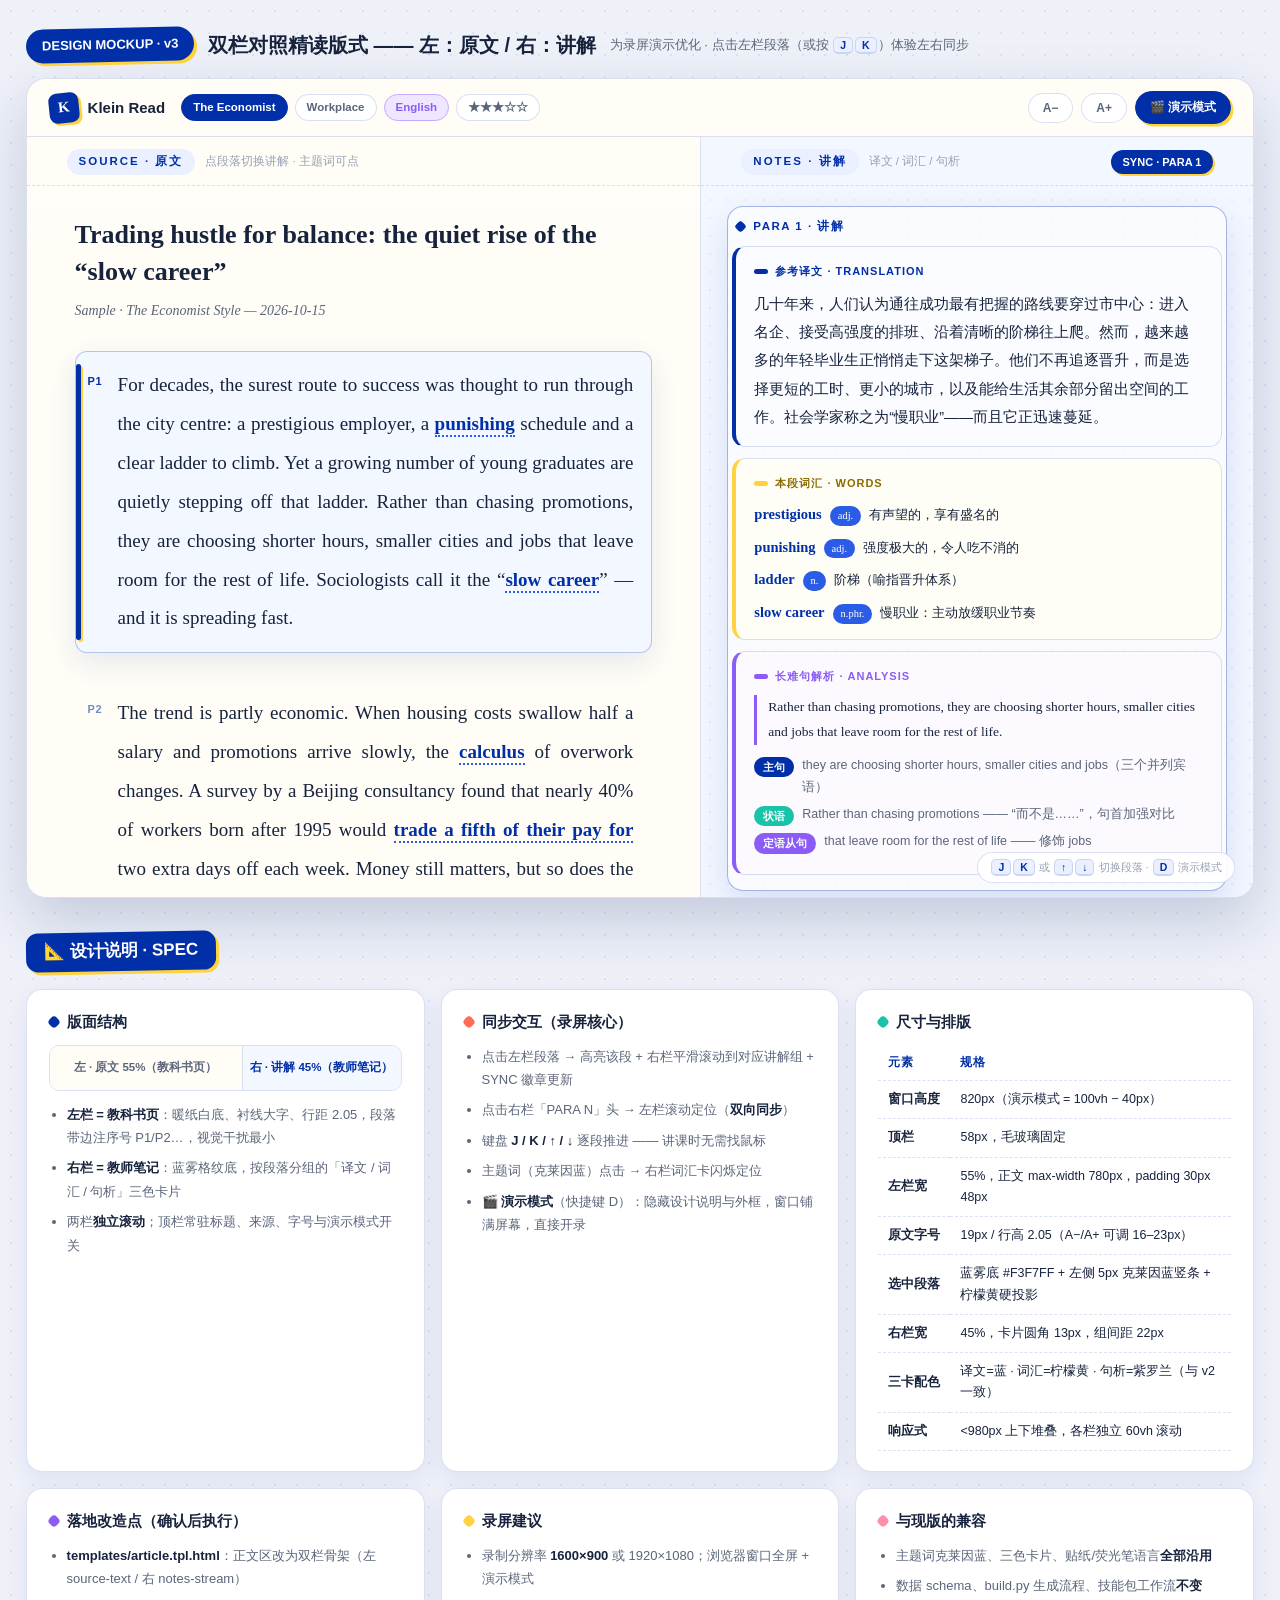
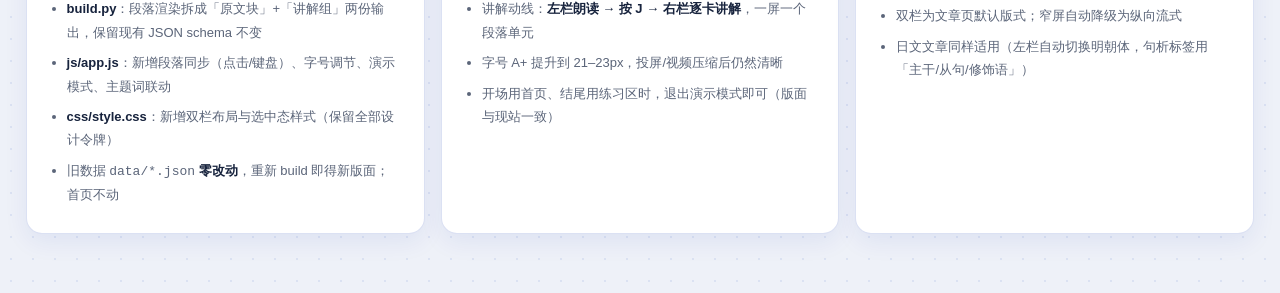
<file: design/split-view-mockup.html>
<!DOCTYPE html>
<html lang="zh-CN">
<head>
<meta charset="UTF-8">
<meta name="viewport" content="width=device-width, initial-scale=1.0">
<title>设计稿 · 双栏对照精读版式 | Klein Read</title>
<style>
  /* ============================================================
     Klein Read — Split-View Design Mockup
     Left: source text (textbook page) / Right: notes (teacher's notebook)
     ============================================================ */
  :root {
    --klein: #002FA7;
    --klein-bright: #2B5CE6;
    --klein-mist: #EAF0FF;
    --klein-paper: #F3F7FF;
    --lemon: #FFD23F;
    --coral: #FF6B57;
    --mint: #19C2A8;
    --violet: #8B5CF6;
    --pink: #FF8FAB;
    --paper: #FFFDF6;
    --ink: #17233D;
    --ink-60: #5B6579;
    --ink-30: #98A1B3;
    --line: rgba(0, 47, 167, 0.14);
    --src-size: 19px;
    --font-en: Georgia, "Times New Roman", serif;
    --font-cn: "PingFang SC", "Hiragino Sans GB", "Microsoft YaHei", sans-serif;
  }
  * { box-sizing: border-box; margin: 0; padding: 0; }
  body {
    font-family: var(--font-cn);
    background: #EEF1F8;
    background-image: radial-gradient(rgba(0,47,167,.08) 1.2px, transparent 1.2px);
    background-size: 22px 22px;
    color: var(--ink);
    line-height: 1.7;
    padding: 28px 0 60px;
  }

  /* ---------- 设计稿外框 ---------- */
  .mock-wrap { width: min(1440px, 96vw); margin: 0 auto; }
  .mock-caption {
    display: flex; align-items: center; gap: 14px; flex-wrap: wrap;
    margin-bottom: 16px;
  }
  .mock-caption .tag {
    background: var(--klein); color: #fff; font-weight: 800; font-size: 13px;
    padding: 6px 16px; border-radius: 999px; transform: rotate(-1.2deg);
    box-shadow: 3px 3px 0 var(--lemon);
  }
  .mock-caption h1 { font-size: 20px; font-weight: 800; }
  .mock-caption p { font-size: 13px; color: var(--ink-60); }

  /* ---------- 应用窗口（模拟浏览器中的页面） ---------- */
  .app-window {
    background: var(--paper);
    border-radius: 20px;
    border: 1.5px solid var(--line);
    box-shadow: 0 24px 60px rgba(0, 27, 107, 0.18);
    overflow: hidden;
    display: flex; flex-direction: column;
    height: 820px;
    transition: height .25s ease;
  }
  body.demo .app-window { height: calc(100vh - 40px); border-radius: 14px; }

  /* 顶栏 */
  .app-topbar {
    height: 58px; flex-shrink: 0;
    display: flex; align-items: center; gap: 16px;
    padding: 0 22px;
    background: rgba(255, 253, 246, 0.96);
    border-bottom: 1.5px solid var(--line);
  }
  .logo { display: flex; align-items: center; gap: 9px; font-weight: 800; font-size: 15px; white-space: nowrap; }
  .logo-mark {
    width: 30px; height: 30px; background: var(--klein); border-radius: 8px;
    display: grid; place-items: center; color: #fff; font-family: var(--font-en);
    font-size: 15px; transform: rotate(-6deg); box-shadow: 2.5px 2.5px 0 var(--lemon);
  }
  .top-meta { display: flex; gap: 7px; flex-wrap: wrap; overflow: hidden; }
  .chip {
    font-size: 11.5px; font-weight: 700; padding: 3px 11px; border-radius: 999px;
    background: #fff; border: 1.5px solid var(--line); color: var(--ink-60); white-space: nowrap;
  }
  .chip.blue { background: var(--klein); color: #fff; border-color: var(--klein); }
  .chip.violet { background: #EFE7FF; color: var(--violet); border-color: #C4A9FF; }
  .top-tools { margin-left: auto; display: flex; align-items: center; gap: 8px; }
  .tool {
    font-size: 12px; font-weight: 700; padding: 7px 14px; border-radius: 999px;
    border: 1.5px solid var(--line); background: #fff; color: var(--ink-60); cursor: pointer;
    transition: all .15s ease; white-space: nowrap;
  }
  .tool:hover { border-color: var(--klein); color: var(--klein); }
  .tool.primary { background: var(--klein); color: #fff; border-color: var(--klein); box-shadow: 2.5px 2.5px 0 var(--lemon); }
  .tool.primary.on { background: var(--coral); border-color: var(--coral); box-shadow: 2.5px 2.5px 0 var(--lemon); }

  /* 双栏主体 */
  .app-body { flex: 1; display: flex; min-height: 0; }

  /* ---- 左栏：原文（教科书页） ---- */
  .pane-left {
    width: 55%; min-width: 0;
    overflow-y: auto; position: relative;
    background:
      linear-gradient(180deg, rgba(255,255,255,.6), rgba(255,255,255,0) 120px),
      var(--paper);
    border-right: 1.5px solid var(--line);
    scroll-behavior: smooth;
  }
  .pane-head {
    position: sticky; top: 0; z-index: 5;
    display: flex; align-items: center; gap: 10px;
    padding: 12px 40px 10px;
    background: rgba(255, 253, 246, 0.95);
    backdrop-filter: blur(6px);
    border-bottom: 1.5px dashed var(--line);
  }
  .pane-head .label {
    font-size: 11.5px; font-weight: 800; letter-spacing: 2px;
    color: var(--klein); background: var(--klein-mist);
    padding: 3px 12px; border-radius: 999px;
  }
  .pane-head .hint { font-size: 11.5px; color: var(--ink-30); }

  .source-text { padding: 30px 48px 70px; max-width: 780px; }
  .src-title {
    font-family: var(--font-en); font-size: 26px; font-weight: 700;
    line-height: 1.45; margin-bottom: 8px;
  }
  .src-sub {
    font-family: var(--font-en); font-style: italic; font-size: 14px;
    color: var(--ink-60); margin-bottom: 28px;
  }
  .src-para {
    position: relative;
    font-family: var(--font-en);
    font-size: var(--src-size);
    line-height: 2.05;
    text-align: justify;
    margin-bottom: 26px;
    padding: 14px 18px 14px 42px;
    border-radius: 12px;
    border: 1.5px solid transparent;
    cursor: pointer;
    transition: background .2s ease, border-color .2s ease, transform .2s ease;
  }
  .src-para:hover { background: rgba(0, 47, 167, 0.04); }
  .src-para.active {
    background: var(--klein-paper);
    border-color: rgba(0, 47, 167, 0.25);
    box-shadow: 0 10px 28px rgba(0, 47, 167, 0.10);
  }
  .src-para.active::before {
    content: ""; position: absolute; left: 0; top: 12px; bottom: 12px;
    width: 5px; border-radius: 4px; background: var(--klein);
    box-shadow: 2px 2px 0 var(--lemon);
  }
  .para-no {
    position: absolute; left: 12px; top: 18px;
    font-family: var(--font-cn); font-size: 11px; font-weight: 800;
    color: var(--klein); letter-spacing: .5px;
    opacity: .55;
  }
  .src-para.active .para-no { opacity: 1; }
  .tword {
    color: var(--klein); font-weight: 700; cursor: pointer;
    border-bottom: 2px dotted var(--klein-bright); padding-bottom: 1px;
  }
  .tword:hover { background: var(--lemon); border-radius: 3px; }

  /* ---- 右栏：讲解（教师笔记） ---- */
  .pane-right {
    width: 45%; min-width: 0;
    overflow-y: auto; position: relative;
    background:
      radial-gradient(rgba(0,47,167,.06) 1.1px, transparent 1.1px),
      var(--klein-paper);
    background-size: 18px 18px;
    scroll-behavior: smooth;
  }
  .pane-right .pane-head { background: rgba(243, 247, 255, 0.95); }
  .sync-pill {
    margin-left: auto;
    font-size: 11px; font-weight: 800; color: #fff;
    background: var(--klein); padding: 3px 12px; border-radius: 999px;
    box-shadow: 2px 2px 0 var(--lemon);
    font-variant-numeric: tabular-nums;
  }
  .notes-stream { padding: 20px 26px 70px; }

  .note-group {
    margin-bottom: 22px;
    border-radius: 16px;
    padding: 4px;
    border: 1.5px solid transparent;
    transition: all .2s ease;
  }
  .note-group.active {
    border-color: rgba(0, 47, 167, 0.35);
    background: rgba(255, 255, 255, 0.55);
    box-shadow: 0 14px 34px rgba(0, 47, 167, 0.12);
  }
  .ng-head {
    display: flex; align-items: center; gap: 8px;
    font-size: 11.5px; font-weight: 800; letter-spacing: 1.5px;
    color: var(--ink-30); margin: 6px 4px 10px;
    cursor: pointer;
  }
  .note-group.active .ng-head { color: var(--klein); }
  .ng-head::before {
    content: ""; width: 9px; height: 9px; background: currentColor;
    border-radius: 3px; transform: rotate(45deg);
  }
  .note-card {
    background: #fff;
    border-radius: 13px;
    border: 1.5px solid var(--line);
    padding: 15px 18px;
    margin-bottom: 11px;
  }
  .nc-title {
    display: flex; align-items: center; gap: 7px;
    font-size: 11px; font-weight: 800; letter-spacing: 1px;
    margin-bottom: 9px;
  }
  .nc-title::before { content: ""; width: 14px; height: 5px; border-radius: 3px; }
  .nc-tr { border-left: 4px solid var(--klein); background: #FAFCFF; }
  .nc-tr .nc-title { color: var(--klein); } .nc-tr .nc-title::before { background: var(--klein); }
  .nc-words { border-left: 4px solid var(--lemon); background: #FFFEF6; }
  .nc-words .nc-title { color: #8A6A00; } .nc-words .nc-title::before { background: var(--lemon); }
  .nc-analysis { border-left: 4px solid var(--violet); background: #FCFAFF; }
  .nc-analysis .nc-title { color: var(--violet); } .nc-analysis .nc-title::before { background: var(--violet); }

  .tr-text { font-size: 14.5px; line-height: 1.95; }
  .w-item { display: flex; align-items: baseline; gap: 8px; flex-wrap: wrap; margin-bottom: 8px; font-size: 13px; }
  .w-item:last-child { margin-bottom: 0; }
  .w-item .w { font-family: var(--font-en); font-weight: 700; color: var(--klein); font-size: 14.5px; }
  .w-item .pos {
    font-family: var(--font-en); font-size: 10.5px; color: #fff;
    background: var(--klein-bright); padding: 1px 8px; border-radius: 999px;
  }
  .w-item .m { color: var(--ink); }
  .sent-quote {
    font-family: var(--font-en); font-size: 13.5px; line-height: 1.85;
    border-left: 3px solid var(--violet); padding-left: 11px; margin-bottom: 10px;
    color: var(--ink);
  }
  .struct-line { display: flex; gap: 8px; font-size: 12.5px; line-height: 1.75; margin-bottom: 5px; }
  .struct-tag {
    flex-shrink: 0; font-size: 10.5px; font-weight: 800;
    padding: 1px 9px; border-radius: 999px; height: fit-content; margin-top: 2px;
    color: #fff;
  }
  .t-main { background: var(--klein); } .t-clause { background: var(--violet); }
  .t-phrase { background: var(--mint); } .t-tip { background: var(--lemon); color: var(--ink); }
  .struct-text { color: var(--ink-60); }

  /* 键位提示 */
  .kbd-hint {
    position: absolute; right: 18px; bottom: 14px; z-index: 6;
    font-size: 11px; color: var(--ink-30);
    background: rgba(255,255,255,.9); border: 1.5px solid var(--line);
    padding: 5px 12px; border-radius: 999px;
  }
  kbd {
    font-family: inherit; font-size: 10.5px; font-weight: 800;
    background: var(--klein-mist); color: var(--klein);
    border: 1px solid var(--line); border-bottom-width: 2px;
    border-radius: 5px; padding: 1px 6px; margin: 0 1px;
  }

  /* ---------- 设计说明区 ---------- */
  .spec { margin-top: 34px; }
  body.demo .mock-caption, body.demo .spec { display: none; }
  .spec h2 {
    display: inline-block; font-size: 17px; font-weight: 800;
    background: var(--klein); color: #fff; padding: 5px 18px;
    border-radius: 12px; transform: rotate(-1deg);
    box-shadow: 3px 3px 0 var(--lemon); margin-bottom: 18px;
  }
  .spec-grid { display: grid; grid-template-columns: repeat(auto-fit, minmax(320px, 1fr)); gap: 16px; }
  .spec-card {
    background: #fff; border: 1.5px solid var(--line); border-radius: 16px;
    padding: 20px 22px; box-shadow: 0 8px 24px rgba(0,47,167,.07);
  }
  .spec-card h3 { font-size: 14.5px; font-weight: 800; margin-bottom: 10px; display: flex; gap: 8px; align-items: center; }
  .spec-card h3 .dot { width: 10px; height: 10px; border-radius: 4px; transform: rotate(45deg); }
  .spec-card ul { padding-left: 18px; }
  .spec-card li { font-size: 13px; color: var(--ink-60); margin-bottom: 7px; line-height: 1.8; }
  .spec-card li b { color: var(--ink); }
  .spec-table { width: 100%; border-collapse: collapse; font-size: 12.5px; }
  .spec-table th, .spec-table td {
    text-align: left; padding: 8px 10px; border-bottom: 1px dashed var(--line);
  }
  .spec-table th { color: var(--klein); font-size: 11.5px; letter-spacing: 1px; }
  .spec-table td:first-child { font-weight: 700; white-space: nowrap; color: var(--ink); }

  /* 版面比例示意 */
  .ratio-demo { display: flex; height: 46px; border-radius: 10px; overflow: hidden; border: 1.5px solid var(--line); margin: 6px 0 12px; }
  .ratio-demo .l {
    width: 55%; background: var(--paper); display: grid; place-items: center;
    font-size: 11.5px; font-weight: 800; color: var(--ink-60);
    border-right: 1.5px solid var(--line);
  }
  .ratio-demo .r {
    width: 45%; background: var(--klein-paper); display: grid; place-items: center;
    font-size: 11.5px; font-weight: 800; color: var(--klein);
  }

  @media (max-width: 980px) {
    .app-body { flex-direction: column; }
    .pane-left, .pane-right { width: 100%; }
    .app-window { height: auto; }
    .pane-left, .pane-right { max-height: 60vh; }
  }
</style>
</head>
<body>

<div class="mock-wrap">
  <!-- 设计稿标题 -->
  <div class="mock-caption">
    <span class="tag">DESIGN MOCKUP · v3</span>
    <h1>双栏对照精读版式 —— 左：原文 / 右：讲解</h1>
    <p>为录屏演示优化 · 点击左栏段落（或按 <kbd>J</kbd><kbd>K</kbd>）体验左右同步</p>
  </div>

  <!-- ================= 应用窗口 ================= -->
  <div class="app-window">

    <!-- 顶栏 -->
    <div class="app-topbar">
      <div class="logo"><span class="logo-mark">K</span> Klein Read</div>
      <div class="top-meta">
        <span class="chip blue">The Economist</span>
        <span class="chip">Workplace</span>
        <span class="chip violet">English</span>
        <span class="chip">★★★☆☆</span>
      </div>
      <div class="top-tools">
        <button class="tool" id="fontMinus">A−</button>
        <button class="tool" id="fontPlus">A+</button>
        <button class="tool primary" id="demoToggle">🎬 演示模式</button>
      </div>
    </div>

    <!-- 双栏 -->
    <div class="app-body">

      <!-- ===== 左栏：原文 ===== -->
      <section class="pane-left" id="paneLeft">
        <div class="pane-head">
          <span class="label">SOURCE · 原文</span>
          <span class="hint">点段落切换讲解 · 主题词可点</span>
        </div>
        <div class="source-text">
          <h2 class="src-title">Trading hustle for balance: the quiet rise of the “slow career”</h2>
          <p class="src-sub">Sample · The Economist Style — 2026-10-15</p>

          <p class="src-para active" id="sp1" data-para="1">
            <span class="para-no">P1</span>
            For decades, the surest route to success was thought to run through the city centre: a prestigious employer, a <span class="tword">punishing</span> schedule and a clear ladder to climb. Yet a growing number of young graduates are quietly stepping off that ladder. Rather than chasing promotions, they are choosing shorter hours, smaller cities and jobs that leave room for the rest of life. Sociologists call it the “<span class="tword">slow career</span>” — and it is spreading fast.
          </p>

          <p class="src-para" id="sp2" data-para="2">
            <span class="para-no">P2</span>
            The trend is partly economic. When housing costs swallow half a salary and promotions arrive slowly, the <span class="tword">calculus</span> of overwork changes. A survey by a Beijing consultancy found that nearly 40% of workers born after 1995 would <span class="tword">trade a fifth of their pay for</span> two extra days off each week. Money still matters, but so does the feeling that one’s time is one’s own.
          </p>

          <p class="src-para" id="sp3" data-para="3">
            <span class="para-no">P3</span>
            Technology has helped. Remote work has <span class="tword">loosened</span> the link between where people live and where they earn, allowing graduates to swap Shanghai rents for Chengdu comfort without leaving the payroll. Digital platforms also make side projects <span class="tword">viable</span>: a part-time illustrator or online tutor can stitch together a modest living without a single office day.
          </p>

          <p class="src-para" id="sp4" data-para="4" style="opacity:.45">
            <span class="para-no">P4</span>
            （设计稿示意：后续段落同款结构 —— 左栏可独立滚动，右栏讲解跟随同步。）
          </p>
        </div>
      </section>

      <!-- ===== 右栏：讲解 ===== -->
      <section class="pane-right" id="paneRight">
        <div class="pane-head">
          <span class="label">NOTES · 讲解</span>
          <span class="hint">译文 / 词汇 / 句析</span>
          <span class="sync-pill" id="syncPill">SYNC · PARA 1</span>
        </div>
        <div class="notes-stream">

          <!-- P1 讲解 -->
          <div class="note-group active" id="ng1" data-para="1">
            <div class="ng-head">PARA 1 · 讲解</div>
            <div class="note-card nc-tr">
              <div class="nc-title">参考译文 · TRANSLATION</div>
              <p class="tr-text">几十年来，人们认为通往成功最有把握的路线要穿过市中心：进入名企、接受高强度的排班、沿着清晰的阶梯往上爬。然而，越来越多的年轻毕业生正悄悄走下这架梯子。他们不再追逐晋升，而是选择更短的工时、更小的城市，以及能给生活其余部分留出空间的工作。社会学家称之为“慢职业”——而且它正迅速蔓延。</p>
            </div>
            <div class="note-card nc-words">
              <div class="nc-title">本段词汇 · WORDS</div>
              <div class="w-item"><span class="w">prestigious</span><span class="pos">adj.</span><span class="m">有声望的，享有盛名的</span></div>
              <div class="w-item"><span class="w">punishing</span><span class="pos">adj.</span><span class="m">强度极大的，令人吃不消的</span></div>
              <div class="w-item"><span class="w">ladder</span><span class="pos">n.</span><span class="m">阶梯（喻指晋升体系）</span></div>
              <div class="w-item"><span class="w">slow career</span><span class="pos">n.phr.</span><span class="m">慢职业：主动放缓职业节奏</span></div>
            </div>
            <div class="note-card nc-analysis">
              <div class="nc-title">长难句解析 · ANALYSIS</div>
              <p class="sent-quote">Rather than chasing promotions, they are choosing shorter hours, smaller cities and jobs that leave room for the rest of life.</p>
              <div class="struct-line"><span class="struct-tag t-main">主句</span><span class="struct-text">they are choosing shorter hours, smaller cities and jobs（三个并列宾语）</span></div>
              <div class="struct-line"><span class="struct-tag t-phrase">状语</span><span class="struct-text">Rather than chasing promotions —— “而不是……”，句首加强对比</span></div>
              <div class="struct-line"><span class="struct-tag t-clause">定语从句</span><span class="struct-text">that leave room for the rest of life —— 修饰 jobs</span></div>
            </div>
          </div>

          <!-- P2 讲解 -->
          <div class="note-group" id="ng2" data-para="2">
            <div class="ng-head">PARA 2 · 讲解</div>
            <div class="note-card nc-tr">
              <div class="nc-title">参考译文 · TRANSLATION</div>
              <p class="tr-text">这一趋势部分源于经济因素。当房价吞掉一半工资、晋升又姗姗来迟时，人们对“加班是否值得”的盘算就变了。北京一家咨询公司的调查发现，近 40% 的 95 后员工愿意用五分之一的薪水换取每周多两天休息。钱当然重要，但“时间属于自己”的感觉同样重要。</p>
            </div>
            <div class="note-card nc-words">
              <div class="nc-title">本段词汇 · WORDS</div>
              <div class="w-item"><span class="w">swallow</span><span class="pos">v.</span><span class="m">吞掉，耗尽（金钱、时间）</span></div>
              <div class="w-item"><span class="w">calculus</span><span class="pos">n.</span><span class="m">权衡，盘算</span></div>
              <div class="w-item"><span class="w">overwork</span><span class="pos">n.</span><span class="m">过度工作，加班</span></div>
              <div class="w-item"><span class="w">trade A for B</span><span class="pos">phr.</span><span class="m">用 A 交换 B</span></div>
            </div>
            <div class="note-card nc-analysis">
              <div class="nc-title">长难句解析 · ANALYSIS</div>
              <p class="sent-quote">Money still matters, but so does the feeling that one’s time is one’s own.</p>
              <div class="struct-line"><span class="struct-tag t-main">主句</span><span class="struct-text">Money still matters（钱仍然重要）</span></div>
              <div class="struct-line"><span class="struct-tag t-clause">倒装</span><span class="struct-text">but so does the feeling —— “so + 助动词 + 主语”表“……也一样”</span></div>
              <div class="struct-line"><span class="struct-tag t-clause">同位语从句</span><span class="struct-text">that one’s time is one’s own —— 解释 the feeling</span></div>
            </div>
          </div>

          <!-- P3 讲解 -->
          <div class="note-group" id="ng3" data-para="3">
            <div class="ng-head">PARA 3 · 讲解</div>
            <div class="note-card nc-tr">
              <div class="nc-title">参考译文 · TRANSLATION</div>
              <p class="tr-text">技术起到了助推作用。远程办公弱化了“住在哪里”和“在哪里挣钱”之间的绑定，让毕业生们不必离职，就能用上海的房租换来成都的舒适。数字平台也让副业变得可行：一名兼职插画师或线上家教，一天办公室都不用去，也能拼凑出一份体面的生计。</p>
            </div>
            <div class="note-card nc-words">
              <div class="nc-title">本段词汇 · WORDS</div>
              <div class="w-item"><span class="w">loosen</span><span class="pos">v.</span><span class="m">放松，弱化（联系）</span></div>
              <div class="w-item"><span class="w">swap</span><span class="pos">v.</span><span class="m">交换，换掉</span></div>
              <div class="w-item"><span class="w">payroll</span><span class="pos">n.</span><span class="m">工资表；在职名册</span></div>
              <div class="w-item"><span class="w">viable</span><span class="pos">adj.</span><span class="m">可行的，行得通的</span></div>
            </div>
            <div class="note-card nc-analysis">
              <div class="nc-title">长难句解析 · ANALYSIS</div>
              <p class="sent-quote">Remote work has loosened the link between where people live and where they earn, allowing graduates to swap Shanghai rents for Chengdu comfort without leaving the payroll.</p>
              <div class="struct-line"><span class="struct-tag t-main">主句</span><span class="struct-text">Remote work has loosened the link（远程办公弱化了这种关联）</span></div>
              <div class="struct-line"><span class="struct-tag t-clause">介词+宾语从句</span><span class="struct-text">between where people live and where people earn —— 平行结构</span></div>
              <div class="struct-line"><span class="struct-tag t-phrase">分词状语</span><span class="struct-text">allowing graduates to swap A for B without leaving the payroll —— 表结果</span></div>
            </div>
          </div>

          <!-- P4 占位 -->
          <div class="note-group" id="ng4" data-para="4" style="opacity:.45">
            <div class="ng-head">PARA 4 · 讲解</div>
            <div class="note-card nc-tr">
              <div class="nc-title">参考译文 · TRANSLATION</div>
              <p class="tr-text">（后续段落同款结构：译文 / 词汇 / 句析 三卡一组。）</p>
            </div>
          </div>

        </div>
        <div class="kbd-hint"><kbd>J</kbd><kbd>K</kbd> 或 <kbd>↑</kbd><kbd>↓</kbd> 切换段落 · <kbd>D</kbd> 演示模式</div>
      </section>
    </div>
  </div>

  <!-- ================= 设计说明 ================= -->
  <section class="spec">
    <h2>📐 设计说明 · SPEC</h2>
    <div class="spec-grid">

      <div class="spec-card">
        <h3><span class="dot" style="background:var(--klein)"></span>版面结构</h3>
        <div class="ratio-demo">
          <div class="l">左 · 原文 55%（教科书页）</div>
          <div class="r">右 · 讲解 45%（教师笔记）</div>
        </div>
        <ul>
          <li><b>左栏 = 教科书页</b>：暖纸白底、衬线大字、行距 2.05，段落带边注序号 P1/P2…，视觉干扰最小</li>
          <li><b>右栏 = 教师笔记</b>：蓝雾格纹底，按段落分组的「译文 / 词汇 / 句析」三色卡片</li>
          <li>两栏<b>独立滚动</b>；顶栏常驻标题、来源、字号与演示模式开关</li>
        </ul>
      </div>

      <div class="spec-card">
        <h3><span class="dot" style="background:var(--coral)"></span>同步交互（录屏核心）</h3>
        <ul>
          <li>点击左栏段落 → 高亮该段 + 右栏平滑滚动到对应讲解组 + SYNC 徽章更新</li>
          <li>点击右栏「PARA N」头 → 左栏滚动定位（<b>双向同步</b>）</li>
          <li>键盘 <b>J / K / ↑ / ↓</b> 逐段推进 —— 讲课时无需找鼠标</li>
          <li>主题词（克莱因蓝）点击 → 右栏词汇卡闪烁定位</li>
          <li><b>🎬 演示模式</b>（快捷键 D）：隐藏设计说明与外框，窗口铺满屏幕，直接开录</li>
        </ul>
      </div>

      <div class="spec-card">
        <h3><span class="dot" style="background:var(--mint)"></span>尺寸与排版</h3>
        <table class="spec-table">
          <tr><th>元素</th><th>规格</th></tr>
          <tr><td>窗口高度</td><td>820px（演示模式 = 100vh − 40px）</td></tr>
          <tr><td>顶栏</td><td>58px，毛玻璃固定</td></tr>
          <tr><td>左栏宽</td><td>55%，正文 max-width 780px，padding 30px 48px</td></tr>
          <tr><td>原文字号</td><td>19px / 行高 2.05（A−/A+ 可调 16–23px）</td></tr>
          <tr><td>选中段落</td><td>蓝雾底 #F3F7FF + 左侧 5px 克莱因蓝竖条 + 柠檬黄硬投影</td></tr>
          <tr><td>右栏宽</td><td>45%，卡片圆角 13px，组间距 22px</td></tr>
          <tr><td>三卡配色</td><td>译文=蓝 · 词汇=柠檬黄 · 句析=紫罗兰（与 v2 一致）</td></tr>
          <tr><td>响应式</td><td>&lt;980px 上下堆叠，各栏独立 60vh 滚动</td></tr>
        </table>
      </div>

      <div class="spec-card">
        <h3><span class="dot" style="background:var(--violet)"></span>落地改造点（确认后执行）</h3>
        <ul>
          <li><b>templates/article.tpl.html</b>：正文区改为双栏骨架（左 source-text / 右 notes-stream）</li>
          <li><b>build.py</b>：段落渲染拆成「原文块」+「讲解组」两份输出，保留现有 JSON schema 不变</li>
          <li><b>js/app.js</b>：新增段落同步（点击/键盘）、字号调节、演示模式、主题词联动</li>
          <li><b>css/style.css</b>：新增双栏布局与选中态样式（保留全部设计令牌）</li>
          <li>旧数据 <code>data/*.json</code> <b>零改动</b>，重新 build 即得新版面；首页不动</li>
        </ul>
      </div>

      <div class="spec-card">
        <h3><span class="dot" style="background:var(--lemon)"></span>录屏建议</h3>
        <ul>
          <li>录制分辨率 <b>1600×900</b> 或 1920×1080；浏览器窗口全屏 + 演示模式</li>
          <li>讲解动线：<b>左栏朗读 → 按 J → 右栏逐卡讲解</b>，一屏一个段落单元</li>
          <li>字号 A+ 提升到 21–23px，投屏/视频压缩后仍然清晰</li>
          <li>开场用首页、结尾用练习区时，退出演示模式即可（版面与现站一致）</li>
        </ul>
      </div>

      <div class="spec-card">
        <h3><span class="dot" style="background:var(--pink)"></span>与现版的兼容</h3>
        <ul>
          <li>主题词克莱因蓝、三色卡片、贴纸/荧光笔语言<b>全部沿用</b></li>
          <li>数据 schema、build.py 生成流程、技能包工作流<b>不变</b></li>
          <li>双栏为文章页默认版式；窄屏自动降级为纵向流式</li>
          <li>日文文章同样适用（左栏自动切换明朝体，句析标签用「主干/从句/修饰语」）</li>
        </ul>
      </div>

    </div>
  </section>
</div>

<script>
  (function () {
    "use strict";
    var srcParas = Array.prototype.slice.call(document.querySelectorAll(".src-para"));
    var noteGroups = Array.prototype.slice.call(document.querySelectorAll(".note-group"));
    var paneLeft = document.getElementById("paneLeft");
    var paneRight = document.getElementById("paneRight");
    var syncPill = document.getElementById("syncPill");
    var current = 0;

    function scrollPaneTo(pane, el) {
      var top = el.offsetTop - pane.offsetTop - 24;
      pane.scrollTo({ top: Math.max(0, top), behavior: "smooth" });
    }

    function activate(i, from) {
      if (i < 0 || i >= srcParas.length) return;
      current = i;
      srcParas.forEach(function (p, j) { p.classList.toggle("active", j === i); });
      noteGroups.forEach(function (g, j) { g.classList.toggle("active", j === i); });
      syncPill.textContent = "SYNC · PARA " + (i + 1);
      if (from !== "right") scrollPaneTo(paneRight, noteGroups[i]);
      if (from !== "left") scrollPaneTo(paneLeft, srcParas[i]);
    }

    srcParas.forEach(function (p, i) {
      p.addEventListener("click", function () { activate(i, "left"); });
    });
    noteGroups.forEach(function (g, i) {
      var head = g.querySelector(".ng-head");
      if (head) head.addEventListener("click", function () { activate(i, "right"); });
    });

    /* 主题词点击 → 闪烁右栏对应词汇 */
    document.querySelectorAll(".tword").forEach(function (el) {
      el.addEventListener("click", function (e) {
        e.stopPropagation();
        var word = el.textContent.trim().toLowerCase();
        var group = noteGroups[current];
        if (!group) return;
        group.querySelectorAll(".w-item").forEach(function (item) {
          var w = item.querySelector(".w");
          if (w && w.textContent.trim().toLowerCase() === word) {
            item.style.outline = "2.5px solid var(--klein)";
            item.style.background = "var(--lemon-soft, #FFF3C4)";
            item.scrollIntoView({ behavior: "smooth", block: "nearest" });
            setTimeout(function () {
              item.style.outline = "";
              item.style.background = "";
            }, 1500);
          }
        });
      });
    });

    /* 键盘 */
    document.addEventListener("keydown", function (e) {
      if (e.key === "j" || e.key === "J" || e.key === "ArrowDown") {
        e.preventDefault(); activate(current + 1);
      } else if (e.key === "k" || e.key === "K" || e.key === "ArrowUp") {
        e.preventDefault(); activate(current - 1);
      } else if (e.key === "d" || e.key === "D") {
        toggleDemo();
      }
    });

    /* 字号 */
    var size = 19;
    document.getElementById("fontPlus").addEventListener("click", function () {
      size = Math.min(23, size + 1);
      document.documentElement.style.setProperty("--src-size", size + "px");
    });
    document.getElementById("fontMinus").addEventListener("click", function () {
      size = Math.max(16, size - 1);
      document.documentElement.style.setProperty("--src-size", size + "px");
    });

    /* 演示模式 */
    var demoBtn = document.getElementById("demoToggle");
    function toggleDemo() {
      document.body.classList.toggle("demo");
      var on = document.body.classList.contains("demo");
      demoBtn.textContent = on ? "✕ 退出演示" : "🎬 演示模式";
      demoBtn.classList.toggle("on", on);
    }
    demoBtn.addEventListener("click", toggleDemo);
  })();
</script>
</body>
</html>
</file>
<file: css/style.css>
/* ============================================================
   Klein Read — Design system v2.0
   Style: a bright, lively paper notebook.
   Theme words: International Klein Blue #002FA7
   ============================================================ */

/* ---------- 1. Design tokens ---------- */
:root {
  /* Primary: Klein blue */
  --klein: #002FA7;
  --klein-deep: #001B6B;
  --klein-bright: #2B5CE6;
  --klein-soft: #EAF0FF;
  --klein-mist: #F3F7FF;

  /* Bright accent colors */
  --lemon: #FFD23F;        /* marker highlight */
  --lemon-soft: #FFF3C4;
  --coral: #FF6B57;        /* warning / error */
  --coral-soft: #FFE7E2;
  --mint: #19C2A8;         /* correct / phrases */
  --mint-soft: #DFF7F1;
  --violet: #8B5CF6;       /* grammar / analysis */
  --violet-soft: #EFE7FF;
  --pink: #FF8FAB;         /* accent */
  --pink-soft: #FFE4EC;

  /* Neutrals */
  --paper: #FFFDF6;        /* warm paper */
  --ink: #17233D;          /* body ink */
  --ink-60: #5B6579;
  --ink-30: #98A1B3;
  --line: rgba(0, 47, 167, 0.14);
  --white: #FFFFFF;

  /* Fonts */
  --font-cn: "PingFang SC", "Hiragino Sans GB", "Microsoft YaHei", "Noto Sans SC", sans-serif;
  --font-en: Georgia, "Times New Roman", "Songti SC", serif;
  --font-ja: "Hiragino Mincho ProN", "Yu Mincho", "Noto Serif JP", Georgia, serif;
  --font-ui: "Avenir Next", "Segoe UI", "PingFang SC", "Microsoft YaHei", sans-serif;

  /* Radii and shadows */
  --r-sm: 10px;
  --r-md: 16px;
  --r-lg: 22px;
  --r-pill: 999px;
  --shadow-soft: 0 8px 24px rgba(0, 47, 167, 0.08);
  --shadow-pop: 0 6px 0 rgba(0, 47, 167, 0.18);
  --shadow-lift: 0 14px 34px rgba(0, 47, 167, 0.14);
}

/* ---------- 2. Base typography ---------- */
* { box-sizing: border-box; margin: 0; padding: 0; }

html { scroll-behavior: smooth; scroll-padding-top: 96px; }

body {
  font-family: var(--font-cn);
  color: var(--ink);
  background-color: var(--paper);
  background-image: radial-gradient(rgba(0, 47, 167, 0.07) 1.2px, transparent 1.2px);
  background-size: 22px 22px;
  line-height: 1.75;
  font-size: 16px;
  -webkit-font-smoothing: antialiased;
}

img, svg { display: block; max-width: 100%; }
button { font-family: inherit; cursor: pointer; border: none; background: none; }
a { color: var(--klein); text-decoration: none; }
a:hover { color: var(--klein-bright); }

::selection { background: var(--lemon); color: var(--ink); }

/* ---------- 3. Components ---------- */
.container { width: min(1120px, 92vw); margin: 0 auto; }
.container-narrow { width: min(860px, 92vw); margin: 0 auto; }

/* Sticker labels */
.sticker {
  display: inline-block;
  background: var(--klein);
  color: var(--white);
  padding: 0.35em 1em;
  border-radius: 14px;
  font-weight: 700;
  transform: rotate(-1.5deg);
  box-shadow: 4px 4px 0 var(--lemon);
}
.sticker-plain { transform: none; box-shadow: none; }

/* Chips */
.chip {
  display: inline-flex;
  align-items: center;
  gap: 6px;
  padding: 5px 14px;
  border-radius: var(--r-pill);
  font-size: 13px;
  font-weight: 600;
  background: var(--white);
  border: 1.5px solid var(--line);
  color: var(--ink-60);
}
/* Theme word chip: Klein blue */
.chip-theme {
  background: var(--klein);
  color: var(--white);
  border-color: var(--klein);
  box-shadow: 3px 3px 0 rgba(255, 210, 63, 0.85);
}
.chip-lemon { background: var(--lemon-soft); border-color: #F0D47A; color: #7A5B00; }
.chip-mint  { background: var(--mint-soft);  border-color: #7FD9C8; color: #0B6B5B; }
.chip-coral { background: var(--coral-soft); border-color: #FFB3A5; color: #A13222; }
.chip-violet{ background: var(--violet-soft);border-color: #C4A9FF; color: #5B2FD1; }

/* Buttons */
.btn {
  display: inline-flex;
  align-items: center;
  gap: 8px;
  padding: 12px 26px;
  border-radius: var(--r-pill);
  font-size: 15px;
  font-weight: 700;
  transition: transform 0.15s ease, box-shadow 0.15s ease, background 0.15s ease;
}
.btn-primary {
  background: var(--klein);
  color: var(--white);
  box-shadow: var(--shadow-pop);
}
.btn-primary:hover {
  background: var(--klein-bright);
  transform: translateY(-2px);
  box-shadow: 0 8px 0 rgba(0, 47, 167, 0.22);
  color: var(--white);
}
.btn-secondary {
  background: var(--white);
  color: var(--klein);
  border: 2px solid var(--klein);
}
.btn-secondary:hover {
  background: var(--klein-soft);
  transform: translateY(-2px);
  color: var(--klein);
}

/* Marker highlights */
.mark-lemon {
  background: linear-gradient(transparent 58%, var(--lemon) 58%);
  padding: 0 2px;
}
.mark-mint {
  background: linear-gradient(transparent 58%, #9FEEDD 58%);
  padding: 0 2px;
}
.mark-coral {
  background: linear-gradient(transparent 58%, #FFC2B6 58%);
  padding: 0 2px;
}

/* Cards */
.card {
  background: var(--white);
  border-radius: var(--r-lg);
  border: 1.5px solid var(--line);
  box-shadow: var(--shadow-soft);
}

/* ---------- 4. Top bar and progress ---------- */
.progress-bar {
  position: fixed;
  top: 0; left: 0;
  height: 5px;
  width: 0%;
  background: linear-gradient(90deg, var(--klein), var(--violet), var(--pink));
  z-index: 100;
  border-radius: 0 4px 4px 0;
}

.topbar {
  position: sticky;
  top: 0;
  z-index: 90;
  background: rgba(255, 253, 246, 0.92);
  backdrop-filter: blur(10px);
  border-bottom: 1.5px solid var(--line);
}
.topbar-inner {
  display: flex;
  align-items: center;
  justify-content: space-between;
  padding: 14px 0;
}
.logo {
  display: flex;
  align-items: center;
  gap: 10px;
  font-weight: 800;
  font-size: 19px;
  color: var(--ink);
}
.logo:hover { color: var(--ink); }
.logo-mark {
  width: 34px; height: 34px;
  background: var(--klein);
  border-radius: 9px;
  display: grid;
  place-items: center;
  color: var(--white);
  font-family: var(--font-en);
  font-size: 17px;
  transform: rotate(-6deg);
  box-shadow: 3px 3px 0 var(--lemon);
}
.logo-sub {
  font-size: 11px;
  font-weight: 600;
  color: var(--klein);
  background: var(--klein-soft);
  padding: 1px 8px;
  border-radius: var(--r-pill);
}
.topnav { display: flex; gap: 18px; font-size: 14px; font-weight: 600; }
.topnav a { color: var(--ink-60); }
.topnav a:hover { color: var(--klein); }

/* ---------- 5. Home hero ---------- */
.hero {
  position: relative;
  padding: 72px 0 56px;
  overflow: hidden;
}
.hero-inner { position: relative; z-index: 2; text-align: center; }
.hero-kicker {
  display: inline-flex;
  align-items: center;
  gap: 8px;
  font-size: 13px;
  font-weight: 700;
  letter-spacing: 2px;
  color: var(--klein);
  background: var(--white);
  border: 1.5px solid var(--line);
  padding: 7px 18px;
  border-radius: var(--r-pill);
  margin-bottom: 22px;
}
.hero h1 {
  font-size: clamp(30px, 5.2vw, 52px);
  line-height: 1.28;
  font-weight: 800;
  letter-spacing: 0.5px;
}
.hero h1 .hl {
  color: var(--klein);
  position: relative;
  white-space: nowrap;
}
.hero h1 .hl::after {
  content: "";
  position: absolute;
  left: -2%; right: -2%; bottom: 4px;
  height: 12px;
  background: var(--lemon);
  z-index: -1;
  border-radius: 4px;
  transform: rotate(-1deg);
}
.hero-sub {
  margin: 20px auto 32px;
  max-width: 640px;
  font-size: 17px;
  color: var(--ink-60);
}
.hero-actions { display: flex; gap: 14px; justify-content: center; flex-wrap: wrap; }

/* Floating decorations */
.blob {
  position: absolute;
  border-radius: 50%;
  z-index: 1;
  opacity: 0.85;
}
.blob-1 { width: 130px; height: 130px; background: var(--klein-soft); top: 40px; left: 6%; }
.blob-2 { width: 74px;  height: 74px;  background: var(--lemon); top: 120px; right: 10%; opacity: 0.6; }
.blob-3 { width: 56px;  height: 56px;  background: var(--pink-soft); bottom: 30px; left: 14%; }
.blob-4 { width: 90px;  height: 90px;  background: var(--mint-soft); bottom: 60px; right: 6%; }
.deco-star { position: absolute; z-index: 1; }

/* ---------- 6. Home filters and article cards ---------- */
.section-head {
  display: flex;
  align-items: center;
  gap: 14px;
  margin-bottom: 24px;
  flex-wrap: wrap;
}
.section-head h2 { font-size: clamp(21px, 3vw, 27px); font-weight: 800; }
.section-head .line {
  flex: 1;
  height: 3px;
  border-radius: 3px;
  background: repeating-linear-gradient(90deg, var(--klein) 0 10px, transparent 10px 18px);
  opacity: 0.35;
  min-width: 40px;
}

.filters {
  display: flex;
  gap: 10px;
  flex-wrap: wrap;
  margin-bottom: 28px;
}
.filter-chip {
  padding: 8px 18px;
  border-radius: var(--r-pill);
  border: 1.5px solid var(--line);
  background: var(--white);
  font-size: 14px;
  font-weight: 600;
  color: var(--ink-60);
  transition: all 0.15s ease;
}
.filter-chip:hover { border-color: var(--klein); color: var(--klein); transform: translateY(-2px); }
.filter-chip.active {
  background: var(--klein);
  color: var(--white);
  border-color: var(--klein);
  box-shadow: 3px 3px 0 var(--lemon);
}

.card-grid {
  display: grid;
  grid-template-columns: repeat(auto-fill, minmax(300px, 1fr));
  gap: 22px;
}

.article-card {
  position: relative;
  display: flex;
  flex-direction: column;
  padding: 24px;
  border-radius: var(--r-lg);
  background: var(--white);
  border: 1.5px solid var(--line);
  box-shadow: var(--shadow-soft);
  transition: transform 0.18s ease, box-shadow 0.18s ease;
  color: var(--ink);
}
.article-card:hover {
  transform: translateY(-5px) rotate(-0.5deg);
  box-shadow: var(--shadow-lift);
  color: var(--ink);
}
.article-card .accent {
  position: absolute;
  top: 0; left: 24px; right: 24px;
  height: 5px;
  border-radius: 0 0 6px 6px;
}
.card-meta {
  display: flex;
  align-items: center;
  gap: 8px;
  margin-bottom: 14px;
  flex-wrap: wrap;
}
.card-source {
  font-family: var(--font-en);
  font-size: 12px;
  font-weight: 700;
  color: var(--klein);
  background: var(--klein-soft);
  padding: 3px 10px;
  border-radius: var(--r-pill);
}
.card-date { font-size: 12px; color: var(--ink-30); font-variant-numeric: tabular-nums; }
.article-card h3 { font-size: 18px; line-height: 1.5; margin-bottom: 6px; font-weight: 800; }
.card-title-en {
  font-family: var(--font-en);
  font-size: 13px;
  color: var(--ink-60);
  font-style: italic;
  margin-bottom: 12px;
}
.card-desc {
  font-size: 13.5px;
  color: var(--ink-60);
  display: -webkit-box;
  -webkit-line-clamp: 2;
  -webkit-box-orient: vertical;
  overflow: hidden;
  flex: 1;
}
.card-foot {
  display: flex;
  align-items: center;
  justify-content: space-between;
  margin-top: 18px;
  padding-top: 14px;
  border-top: 1.5px dashed var(--line);
  font-size: 12.5px;
  color: var(--ink-30);
}
.stars { color: var(--klein); letter-spacing: 2px; font-size: 13px; }
.stars .off { color: var(--ink-30); opacity: 0.45; }
.card-go {
  display: inline-flex;
  align-items: center;
  gap: 4px;
  font-weight: 700;
  color: var(--klein);
  font-size: 13px;
}

/* ---------- 7. How-to section ---------- */
.howto { margin: 72px 0; }
.howto-grid {
  display: grid;
  grid-template-columns: repeat(auto-fit, minmax(230px, 1fr));
  gap: 18px;
}
.howto-item {
  padding: 26px 22px;
  border-radius: var(--r-md);
  border: 1.5px dashed var(--line);
  background: var(--white);
}
.howto-num {
  width: 38px; height: 38px;
  border-radius: 12px;
  display: grid;
  place-items: center;
  font-weight: 800;
  font-size: 17px;
  color: var(--white);
  margin-bottom: 14px;
  transform: rotate(-4deg);
}
.howto-item h4 { font-size: 16px; margin-bottom: 8px; font-weight: 800; }
.howto-item p { font-size: 13.5px; color: var(--ink-60); }

/* ---------- 8. Article header ---------- */
.article-hero {
  padding: 48px 0 34px;
  position: relative;
}
.breadcrumb {
  font-size: 13px;
  color: var(--ink-30);
  margin-bottom: 18px;
}
.breadcrumb a { color: var(--ink-60); }
.meta-row {
  display: flex;
  align-items: center;
  gap: 10px;
  flex-wrap: wrap;
  margin-bottom: 18px;
}
.article-hero h1 {
  font-size: clamp(25px, 4vw, 38px);
  line-height: 1.42;
  font-weight: 800;
  margin-bottom: 12px;
}
.title-en {
  font-family: var(--font-en);
  font-size: clamp(15px, 2vw, 19px);
  font-style: italic;
  color: var(--klein);
  line-height: 1.55;
  margin-bottom: 22px;
}

/* Guide card */
.lead-card {
  position: relative;
  background: var(--klein);
  color: var(--white);
  border-radius: var(--r-lg);
  padding: 26px 28px 26px 32px;
  box-shadow: var(--shadow-pop);
}
.lead-card::before {
  content: "";
  position: absolute;
  left: 0; top: 18px; bottom: 18px;
  width: 6px;
  border-radius: 0 6px 6px 0;
  background: var(--lemon);
}
.lead-card .lead-label {
  display: inline-block;
  background: var(--lemon);
  color: var(--ink);
  font-size: 12px;
  font-weight: 800;
  padding: 2px 12px;
  border-radius: var(--r-pill);
  margin-bottom: 10px;
}
.lead-card p { font-size: 15.5px; line-height: 1.9; }

/* ---------- 9. In-page anchor navigation ---------- */
.anchor-nav {
  position: sticky;
  top: 63px;
  z-index: 80;
  background: rgba(255, 253, 246, 0.94);
  backdrop-filter: blur(8px);
  border-block: 1.5px solid var(--line);
  margin: 30px 0 34px;
}
.anchor-nav-inner {
  display: flex;
  gap: 8px;
  padding: 10px 0;
  overflow-x: auto;
  scrollbar-width: none;
}
.anchor-nav-inner::-webkit-scrollbar { display: none; }
.anchor-nav a {
  flex-shrink: 0;
  font-size: 13px;
  font-weight: 700;
  color: var(--ink-60);
  padding: 6px 15px;
  border-radius: var(--r-pill);
  border: 1.5px solid transparent;
}
.anchor-nav a:hover {
  color: var(--klein);
  background: var(--klein-soft);
  border-color: var(--line);
}

/* ---------- 10. Theme words (Klein blue) ---------- */
.theme-words {
  display: flex;
  flex-wrap: wrap;
  gap: 12px;
}
.theme-word-card {
  display: inline-flex;
  flex-direction: column;
  align-items: flex-start;
  gap: 2px;
  padding: 11px 18px;
  border-radius: var(--r-md);
  background: var(--klein);
  color: var(--white);
  box-shadow: 3px 3px 0 var(--lemon);
  transition: transform 0.15s ease;
}
.theme-word-card:hover { transform: translateY(-3px) rotate(-1deg); }
.theme-word-card .w {
  font-family: var(--font-en);
  font-size: 17px;
  font-weight: 700;
  letter-spacing: 0.3px;
}
.theme-word-card .ph {
  font-family: var(--font-en);
  font-size: 11.5px;
  opacity: 0.75;
}
.theme-word-card .m {
  font-size: 12px;
  opacity: 0.92;
  font-family: var(--font-cn);
}

/* ---------- 11. Paragraph cards ---------- */
.para-card {
  background: var(--white);
  border: 1.5px solid var(--line);
  border-radius: var(--r-lg);
  padding: 24px 26px 20px;
  margin-bottom: 22px;
  box-shadow: var(--shadow-soft);
}
.para-head {
  display: flex;
  align-items: center;
  justify-content: space-between;
  gap: 12px;
  margin-bottom: 14px;
  flex-wrap: wrap;
}
.para-num {
  display: inline-flex;
  align-items: center;
  gap: 8px;
  font-weight: 800;
  font-size: 13px;
  color: var(--klein);
  letter-spacing: 1px;
}
.para-num::before {
  content: "";
  width: 10px; height: 10px;
  background: var(--klein);
  border-radius: 3px;
  transform: rotate(45deg);
  box-shadow: 2px 2px 0 var(--lemon);
}
.para-tools { display: flex; gap: 8px; }
.tool-btn {
  font-size: 12.5px;
  font-weight: 700;
  padding: 6px 14px;
  border-radius: var(--r-pill);
  border: 1.5px solid var(--line);
  background: var(--paper);
  color: var(--ink-60);
  transition: all 0.15s ease;
}
.tool-btn:hover { border-color: var(--klein); color: var(--klein); }
.tool-btn.active {
  background: var(--klein);
  border-color: var(--klein);
  color: var(--white);
  box-shadow: 2px 2px 0 var(--lemon);
}

.para-en {
  font-family: var(--font-en);
  font-size: 17.5px;
  line-height: 2.05;
  color: var(--ink);
  text-align: justify;
}
.para-en.lang-ja {
  font-family: var(--font-ja);
  text-align: left;
  line-height: 2.15;
}
[lang="ja"].title-en,
[lang="ja"].sent-quote,
[lang="ja"].expr-card .en {
  font-family: var(--font-ja);
}

/* Theme words in text: Klein blue marks */
.tword {
  color: var(--klein);
  font-weight: 700;
  cursor: pointer;
  border-bottom: 2px dotted var(--klein-bright);
  padding-bottom: 1px;
  transition: background 0.15s ease;
}
.tword:hover, .tword.flash {
  background: var(--lemon);
  border-radius: 3px;
}

/* Collapsible panels */
.panel {
  display: none;
  margin-top: 16px;
  border-radius: var(--r-md);
  padding: 16px 18px;
  animation: fade-in 0.22s ease;
}
.panel.open { display: block; }
@keyframes fade-in {
  from { opacity: 0; transform: translateY(-4px); }
  to   { opacity: 1; transform: translateY(0); }
}
.panel h4 {
  font-size: 12.5px;
  font-weight: 800;
  letter-spacing: 1px;
  margin-bottom: 10px;
  display: flex;
  align-items: center;
  gap: 7px;
}
.panel h4::before {
  content: "";
  width: 14px; height: 5px;
  border-radius: 3px;
}
.panel-cn  { background: var(--klein-mist); border-left: 4px solid var(--klein); }
.panel-cn h4 { color: var(--klein); }
.panel-cn h4::before { background: var(--klein); }
.panel-cn .para-cn { font-size: 15px; line-height: 2; color: var(--ink); }

.panel-words { background: var(--lemon-soft); border-left: 4px solid var(--lemon); }
.panel-words h4 { color: #8A6A00; }
.panel-words h4::before { background: var(--lemon); }

.panel-sent { background: var(--violet-soft); border-left: 4px solid var(--violet); }
.panel-sent h4 { color: var(--violet); }
.panel-sent h4::before { background: var(--violet); }

/* Word lists */
.word-list { list-style: none; display: grid; gap: 10px; }
.word-list li {
  background: var(--white);
  border-radius: var(--r-sm);
  padding: 11px 14px;
  font-size: 14px;
}
.word-list .w {
  font-family: var(--font-en);
  font-weight: 700;
  color: var(--klein);
  font-size: 15.5px;
}
.word-list .pos {
  font-family: var(--font-en);
  font-size: 12px;
  color: var(--white);
  background: var(--klein-bright);
  padding: 1px 8px;
  border-radius: var(--r-pill);
  margin: 0 8px;
}
.word-list .mean { color: var(--ink); }
.word-list .note {
  display: block;
  margin-top: 4px;
  font-size: 12.5px;
  color: var(--ink-60);
}

/* Sentence analysis */
.sent-block {
  background: var(--white);
  border-radius: var(--r-sm);
  padding: 14px 16px;
  margin-bottom: 12px;
}
.sent-block:last-child { margin-bottom: 0; }
.sent-quote {
  font-family: var(--font-en);
  font-size: 15px;
  line-height: 1.9;
  color: var(--ink);
  padding-left: 12px;
  border-left: 3px solid var(--violet);
  margin-bottom: 10px;
}
.struct-lines { display: grid; gap: 6px; margin-bottom: 8px; }
.struct-line {
  display: flex;
  gap: 8px;
  font-size: 13.5px;
  line-height: 1.75;
}
.struct-tag {
  flex-shrink: 0;
  font-size: 11.5px;
  font-weight: 800;
  padding: 1px 9px;
  border-radius: var(--r-pill);
  margin-top: 3px;
  height: fit-content;
}
.tag-main  { background: var(--klein); color: var(--white); }
.tag-clause{ background: var(--violet); color: var(--white); }
.tag-phrase{ background: var(--mint); color: var(--white); }
.tag-tip   { background: var(--lemon); color: var(--ink); }
.struct-text { color: var(--ink-60); }
.struct-text strong { color: var(--ink); }

/* ---------- 12. Background, expressions, and practice blocks ---------- */
.block { margin: 56px 0; }
.block-head {
  display: flex;
  align-items: center;
  gap: 12px;
  margin-bottom: 20px;
}
.block-icon {
  width: 42px; height: 42px;
  border-radius: 13px;
  display: grid;
  place-items: center;
  font-size: 20px;
  flex-shrink: 0;
}
.block-head h2 { font-size: clamp(20px, 3vw, 25px); font-weight: 800; }
.block-head .sub { font-size: 13px; color: var(--ink-30); font-weight: 600; }

.bg-card {
  padding: 22px 26px;
  margin-bottom: 14px;
}
.bg-card h3 {
  font-size: 16px;
  font-weight: 800;
  margin-bottom: 8px;
  display: flex;
  align-items: center;
  gap: 8px;
}
.bg-card h3::before {
  content: "";
  width: 8px; height: 20px;
  border-radius: 3px;
  background: var(--klein);
}
.bg-card p { font-size: 14.5px; color: var(--ink-60); line-height: 1.95; }

/* expression cards */
.expr-grid {
  display: grid;
  grid-template-columns: repeat(auto-fill, minmax(280px, 1fr));
  gap: 14px;
}
.expr-card {
  padding: 18px 20px;
  border-radius: var(--r-md);
  border: 1.5px solid var(--line);
  background: var(--white);
}
.expr-card .en {
  font-family: var(--font-en);
  font-size: 16px;
  font-weight: 700;
  color: var(--klein);
  margin-bottom: 6px;
}
.expr-card .cn { font-size: 13.5px; color: var(--ink); margin-bottom: 8px; }
.expr-card .use {
  font-size: 12px;
  color: var(--ink-60);
  background: var(--paper);
  border-radius: var(--r-sm);
  padding: 8px 12px;
  line-height: 1.8;
}
.expr-card .use b { color: var(--coral); }

/* Practice */
.quiz-card { padding: 22px 26px; margin-bottom: 16px; }
.quiz-type {
  display: inline-block;
  font-size: 11.5px;
  font-weight: 800;
  padding: 2px 11px;
  border-radius: var(--r-pill);
  margin-bottom: 12px;
}
.quiz-type.choice { background: var(--violet-soft); color: var(--violet); }
.quiz-type.fill   { background: var(--mint-soft); color: #0B6B5B; }
.quiz-q { font-size: 15.5px; font-weight: 700; line-height: 1.85; margin-bottom: 14px; }
.quiz-q .q-en { font-family: var(--font-en); }

.options { display: grid; gap: 10px; }
.option {
  text-align: left;
  padding: 12px 16px;
  border-radius: var(--r-md);
  border: 1.5px solid var(--line);
  background: var(--paper);
  font-size: 14.5px;
  line-height: 1.7;
  display: flex;
  gap: 10px;
  align-items: flex-start;
  transition: all 0.15s ease;
  color: var(--ink);
}
.option:hover:not(:disabled) { border-color: var(--klein); background: var(--klein-mist); }
.option .key {
  flex-shrink: 0;
  width: 24px; height: 24px;
  border-radius: 8px;
  background: var(--white);
  border: 1.5px solid var(--line);
  display: grid;
  place-items: center;
  font-size: 12px;
  font-weight: 800;
  color: var(--ink-60);
}
.option.correct {
  border-color: var(--mint);
  background: var(--mint-soft);
}
.option.correct .key { background: var(--mint); color: var(--white); border-color: var(--mint); }
.option.wrong {
  border-color: var(--coral);
  background: var(--coral-soft);
}
.option.wrong .key { background: var(--coral); color: var(--white); border-color: var(--coral); }

.fill-row {
  display: flex;
  gap: 10px;
  flex-wrap: wrap;
  align-items: center;
}
.fill-input {
  flex: 1;
  min-width: 180px;
  padding: 11px 16px;
  border-radius: var(--r-md);
  border: 1.5px solid var(--line);
  background: var(--paper);
  font-family: var(--font-en);
  font-size: 15px;
  color: var(--ink);
}
.fill-input:focus { outline: none; border-color: var(--klein); box-shadow: 0 0 0 3px var(--klein-soft); }

.quiz-explain {
  display: none;
  margin-top: 12px;
  padding: 12px 16px;
  border-radius: var(--r-sm);
  background: var(--klein-mist);
  border-left: 4px solid var(--klein);
  font-size: 13.5px;
  color: var(--ink-60);
  line-height: 1.9;
}
.quiz-explain.show { display: block; animation: fade-in 0.22s ease; }
.quiz-explain b { color: var(--klein); }

/* Discussion */
.discuss-list { display: grid; gap: 12px; }
.discuss-item {
  display: flex;
  gap: 14px;
  padding: 18px 20px;
  border-radius: var(--r-md);
  border: 1.5px dashed var(--line);
  background: var(--white);
  font-size: 15px;
  line-height: 1.9;
}
.discuss-item .q-mark {
  flex-shrink: 0;
  width: 32px; height: 32px;
  border-radius: 10px;
  background: var(--lemon);
  color: var(--ink);
  display: grid;
  place-items: center;
  font-weight: 800;
  transform: rotate(-5deg);
}

/* writing task */
.write-card {
  background: linear-gradient(135deg, var(--klein-mist), var(--violet-soft));
  border: 1.5px solid var(--line);
}
.write-card h3 { font-size: 17px; font-weight: 800; margin-bottom: 10px; }
.write-card p { font-size: 14.5px; color: var(--ink-60); line-height: 1.95; }

/* ---------- 13. Previous and next ---------- */
.pager {
  display: grid;
  grid-template-columns: 1fr 1fr;
  gap: 14px;
  margin: 56px 0 20px;
}
.pager a {
  padding: 18px 20px;
  border-radius: var(--r-md);
  border: 1.5px solid var(--line);
  background: var(--white);
  transition: all 0.15s ease;
}
.pager a:hover { border-color: var(--klein); transform: translateY(-3px); box-shadow: var(--shadow-soft); }
.pager .dir { font-size: 12px; color: var(--ink-30); font-weight: 700; margin-bottom: 4px; }
.pager .t { font-size: 14.5px; font-weight: 700; color: var(--ink); line-height: 1.6; }
.pager .next { text-align: right; }

/* ---------- 14. Footer ---------- */
.footer {
  margin-top: 80px;
  background: var(--klein);
  color: var(--white);
  padding: 44px 0 32px;
  position: relative;
  overflow: hidden;
}
.footer::before {
  content: "";
  position: absolute;
  top: -30px; right: -30px;
  width: 140px; height: 140px;
  border-radius: 50%;
  background: rgba(255, 210, 63, 0.25);
}
.footer-inner {
  display: flex;
  justify-content: space-between;
  align-items: center;
  gap: 20px;
  flex-wrap: wrap;
  position: relative;
}
.footer .brand { font-size: 17px; font-weight: 800; }
.footer .brand span { color: var(--lemon); }
.footer p { font-size: 13px; opacity: 0.8; line-height: 1.9; }
.footer .tip {
  background: rgba(255, 255, 255, 0.12);
  padding: 12px 18px;
  border-radius: var(--r-md);
  font-size: 12.5px;
  max-width: 380px;
}

/* ---------- 15. Responsive ---------- */
@media (max-width: 720px) {
  .hero { padding: 48px 0 40px; }
  .topnav { display: none; }
  .para-card { padding: 18px 16px 14px; }
  .para-en { font-size: 16px; line-height: 1.95; }
  .lead-card { padding: 22px 18px 22px 22px; }
  .pager { grid-template-columns: 1fr; }
  .pager .next { text-align: left; }
  .anchor-nav { top: 57px; }
  .blob-2, .blob-3 { display: none; }
}

/* ============================================================
   SPLIT VIEW (v3) — Left: source text | Right: study notes
   For screen-recording demos. See design/split-view-mockup.html
   ============================================================ */

:root { --src-size: 19px; }

/* Top bar tools */
.top-meta { display: flex; align-items: center; gap: 7px; flex-wrap: wrap; overflow: hidden; }
.top-tools { display: flex; align-items: center; gap: 8px; margin-left: auto; }
.tool {
  font-size: 12px; font-weight: 700; padding: 7px 14px; border-radius: var(--r-pill);
  border: 1.5px solid var(--line); background: var(--white); color: var(--ink-60);
  cursor: pointer; transition: all 0.15s ease; white-space: nowrap;
}
.tool:hover { border-color: var(--klein); color: var(--klein); }
.tool.primary {
  background: var(--klein); color: var(--white); border-color: var(--klein);
  box-shadow: 2.5px 2.5px 0 var(--lemon);
}
.tool.primary.on {
  background: var(--coral); border-color: var(--coral);
}

/* Split window */
.split-window {
  display: flex;
  height: min(820px, calc(100vh - 150px));
  min-height: 560px;
  background: var(--paper);
  border: 1.5px solid var(--line);
  border-radius: var(--r-lg);
  box-shadow: var(--shadow-lift);
  overflow: hidden;
  margin: 8px 0 64px;
}

/* Panes */
.pane-left {
  width: 55%; min-width: 0; position: relative;
  overflow-y: auto;
  background:
    linear-gradient(180deg, rgba(255, 255, 255, 0.6), rgba(255, 255, 255, 0) 120px),
    var(--paper);
  border-right: 1.5px solid var(--line);
}
.pane-right {
  width: 45%; min-width: 0; position: relative;
  overflow-y: auto;
  background:
    radial-gradient(rgba(0, 47, 167, 0.06) 1.1px, transparent 1.1px),
    var(--klein-paper, var(--klein-mist));
  background-size: 18px 18px;
}
.pane-head {
  position: sticky; top: 0; z-index: 5;
  display: flex; align-items: center; gap: 10px;
  padding: 12px 28px 10px;
  background: rgba(255, 253, 246, 0.95);
  backdrop-filter: blur(6px);
  border-bottom: 1.5px dashed var(--line);
}
.pane-right .pane-head { background: rgba(234, 240, 255, 0.95); }
.pane-head .label {
  font-size: 11.5px; font-weight: 800; letter-spacing: 2px;
  color: var(--klein); background: var(--klein-soft);
  padding: 3px 12px; border-radius: var(--r-pill);
}
.pane-head .hint { font-size: 11.5px; color: var(--ink-30); }
.sync-pill {
  margin-left: auto;
  font-size: 11px; font-weight: 800; color: var(--white);
  background: var(--klein); padding: 3px 12px; border-radius: var(--r-pill);
  box-shadow: 2px 2px 0 var(--lemon);
  font-variant-numeric: tabular-nums;
}

/* Left: source text */
.source-text { padding: 30px 48px 70px; max-width: 780px; }
.src-title {
  font-family: var(--font-en); font-size: 26px; font-weight: 700;
  line-height: 1.45; margin-bottom: 8px;
}
.src-sub {
  font-family: var(--font-en); font-style: italic; font-size: 14px;
  color: var(--ink-60); margin-bottom: 28px;
}
.src-para {
  position: relative;
  font-family: var(--font-en);
  font-size: var(--src-size);
  line-height: 2.05;
  text-align: justify;
  margin-bottom: 26px;
  padding: 14px 18px 14px 42px;
  border-radius: 12px;
  border: 1.5px solid transparent;
  cursor: pointer;
  transition: background 0.2s ease, border-color 0.2s ease, box-shadow 0.2s ease;
}
.src-para:hover { background: rgba(0, 47, 167, 0.04); }
.src-para.active {
  background: var(--klein-mist);
  border-color: rgba(0, 47, 167, 0.25);
  box-shadow: 0 10px 28px rgba(0, 47, 167, 0.10);
}
.src-para.active::before {
  content: ""; position: absolute; left: 0; top: 12px; bottom: 12px;
  width: 5px; border-radius: 4px; background: var(--klein);
  box-shadow: 2px 2px 0 var(--lemon);
}
.para-no {
  position: absolute; left: 12px; top: 18px;
  font-family: var(--font-cn); font-size: 11px; font-weight: 800;
  color: var(--klein); letter-spacing: 0.5px; opacity: 0.55;
}
.src-para.active .para-no { opacity: 1; }
.src-para[lang="ja"] {
  font-family: var(--font-ja);
  text-align: left;
  line-height: 2.15;
}

/* Right: note groups */
.notes-stream { padding: 20px 26px 70px; }
.note-group {
  margin-bottom: 22px;
  border-radius: var(--r-md);
  padding: 4px;
  border: 1.5px solid transparent;
  transition: all 0.2s ease;
}
.note-group.active {
  border-color: rgba(0, 47, 167, 0.35);
  background: rgba(255, 255, 255, 0.55);
  box-shadow: 0 14px 34px rgba(0, 47, 167, 0.12);
}
.ng-head {
  display: flex; align-items: center; gap: 8px;
  font-size: 11.5px; font-weight: 800; letter-spacing: 1.5px;
  color: var(--ink-30); margin: 6px 4px 10px;
  cursor: pointer;
}
.note-group.active .ng-head { color: var(--klein); }
.ng-head::before {
  content: ""; width: 9px; height: 9px; background: currentColor;
  border-radius: 3px; transform: rotate(45deg);
}

/* Note cards */
.note-card {
  background: var(--white);
  border-radius: 13px;
  border: 1.5px solid var(--line);
  padding: 15px 18px;
  margin-bottom: 11px;
}
.nc-title {
  display: flex; align-items: center; gap: 7px;
  font-size: 11px; font-weight: 800; letter-spacing: 1px;
  margin-bottom: 9px;
}
.nc-title::before { content: ""; width: 14px; height: 5px; border-radius: 3px; }
.nc-tr { border-left: 4px solid var(--klein); background: #FAFCFF; }
.nc-tr .nc-title { color: var(--klein); }
.nc-tr .nc-title::before { background: var(--klein); }
.nc-words { border-left: 4px solid var(--lemon); background: #FFFEF6; }
.nc-words .nc-title { color: #8A6A00; }
.nc-words .nc-title::before { background: var(--lemon); }
.nc-analysis { border-left: 4px solid var(--violet); background: #FCFAFF; }
.nc-analysis .nc-title { color: var(--violet); }
.nc-analysis .nc-title::before { background: var(--violet); }
.nc-theme {
  border-left: 4px solid var(--klein);
  background: var(--klein-mist);
}

.tr-text { font-size: 14.5px; line-height: 1.95; }

.w-item {
  display: flex; align-items: baseline; gap: 8px; flex-wrap: wrap;
  margin-bottom: 8px; font-size: 13px;
  border-radius: 8px; padding: 3px 5px; margin-left: -5px;
  transition: all 0.2s ease;
}
.w-item.flash {
  outline: 2.5px solid var(--klein);
  background: var(--lemon-soft);
}
.w-item .w {
  font-family: var(--font-en); font-weight: 700; color: var(--klein); font-size: 14.5px;
}
.w-item .pos {
  font-family: var(--font-en); font-size: 10.5px; color: var(--white);
  background: var(--klein-bright); padding: 1px 8px; border-radius: var(--r-pill);
}
.w-item .m { color: var(--ink); }
.w-note {
  font-size: 12px; color: var(--ink-60); margin: -4px 0 9px 2px; line-height: 1.7;
}

.sent-quote {
  font-family: var(--font-en); font-size: 13.5px; line-height: 1.85;
  border-left: 3px solid var(--violet); padding-left: 11px; margin-bottom: 10px;
  color: var(--ink);
}
.nc-analysis .sent-quote + .struct-line { margin-top: 0; }
.struct-line {
  display: flex; gap: 8px; font-size: 12.5px; line-height: 1.75; margin-bottom: 5px;
}
.struct-tag {
  flex-shrink: 0; font-size: 10.5px; font-weight: 800;
  padding: 1px 9px; border-radius: var(--r-pill); height: fit-content; margin-top: 2px;
  color: var(--white);
}
.t-main { background: var(--klein); }
.t-clause { background: var(--violet); }
.t-phrase { background: var(--mint); }
.t-tip { background: var(--lemon); color: var(--ink); }
.struct-text { color: var(--ink-60); }

.kbd-hint {
  position: sticky; bottom: 0; margin-left: auto;
  float: right; right: 14px;
  font-size: 11px; color: var(--ink-30);
  background: rgba(255, 255, 255, 0.92);
  border: 1.5px solid var(--line);
  padding: 5px 12px; border-radius: var(--r-pill);
}
kbd {
  font-family: inherit; font-size: 10.5px; font-weight: 800;
  background: var(--klein-soft); color: var(--klein);
  border: 1px solid var(--line); border-bottom-width: 2px;
  border-radius: 5px; padding: 1px 6px; margin: 0 1px;
}

/* Demo mode: hide everything except the split window */
body.demo .article-hero,
body.demo .post-sections,
body.demo .footer,
body.demo .progress-bar { display: none; }
body.demo main { padding-top: 10px; }
body.demo .split-window {
  height: calc(100vh - 110px);
  margin-bottom: 20px;
  border-radius: 14px;
}
body.demo .top-meta { display: none; }

/* Split view responsive: stack on narrow screens */
@media (max-width: 980px) {
  .split-window { flex-direction: column; height: auto; }
  .pane-left, .pane-right { width: 100%; max-height: 60vh; border-right: none; }
  .pane-left { border-bottom: 1.5px solid var(--line); }
  .source-text { padding: 24px 20px 50px; }
  .top-meta { display: none; }
  .kbd-hint { display: none; }
}

/* Optional article audio links */
.audio-chip {
  /* Match the compact metadata chips in the top bar. */
  font-size: 11px;
  padding: 3px 11px;
  flex: 0 0 auto;
  background: var(--mint-soft);
  border-color: #7FD9C8;
  color: #0B6B5B;
  text-decoration: none;
  white-space: nowrap;
}
.audio-chip:hover {
  background: #DFF7F2;
  border-color: var(--mint);
  color: #075B4E;
  transform: translateY(-1px);
}
.article-audio {
  display: flex;
  align-items: center;
  gap: 12px;
  flex-wrap: wrap;
  margin-top: 18px;
}
.audio-cta-link {
  display: inline-flex;
  align-items: center;
  gap: 9px;
  padding: 11px 18px;
  border: 1.5px solid #7FD9C8;
  border-radius: var(--r-pill);
  background: var(--mint-soft);
  color: #0B6B5B;
  font-size: 14px;
  font-weight: 800;
  text-decoration: none;
  box-shadow: 3px 3px 0 var(--lemon);
  transition: transform 0.15s ease, box-shadow 0.15s ease, background 0.15s ease;
}
.audio-cta-link:hover {
  background: #DFF7F2;
  border-color: var(--mint);
  color: #075B4E;
  transform: translateY(-2px);
  box-shadow: 0 6px 0 rgba(25, 194, 168, 0.18);
}
.audio-open-note { font-size: 12px; color: var(--ink-60); }
.audio-chip:focus-visible,
.audio-cta-link:focus-visible {
  outline: 3px solid var(--klein);
  outline-offset: 3px;
}
</file>
